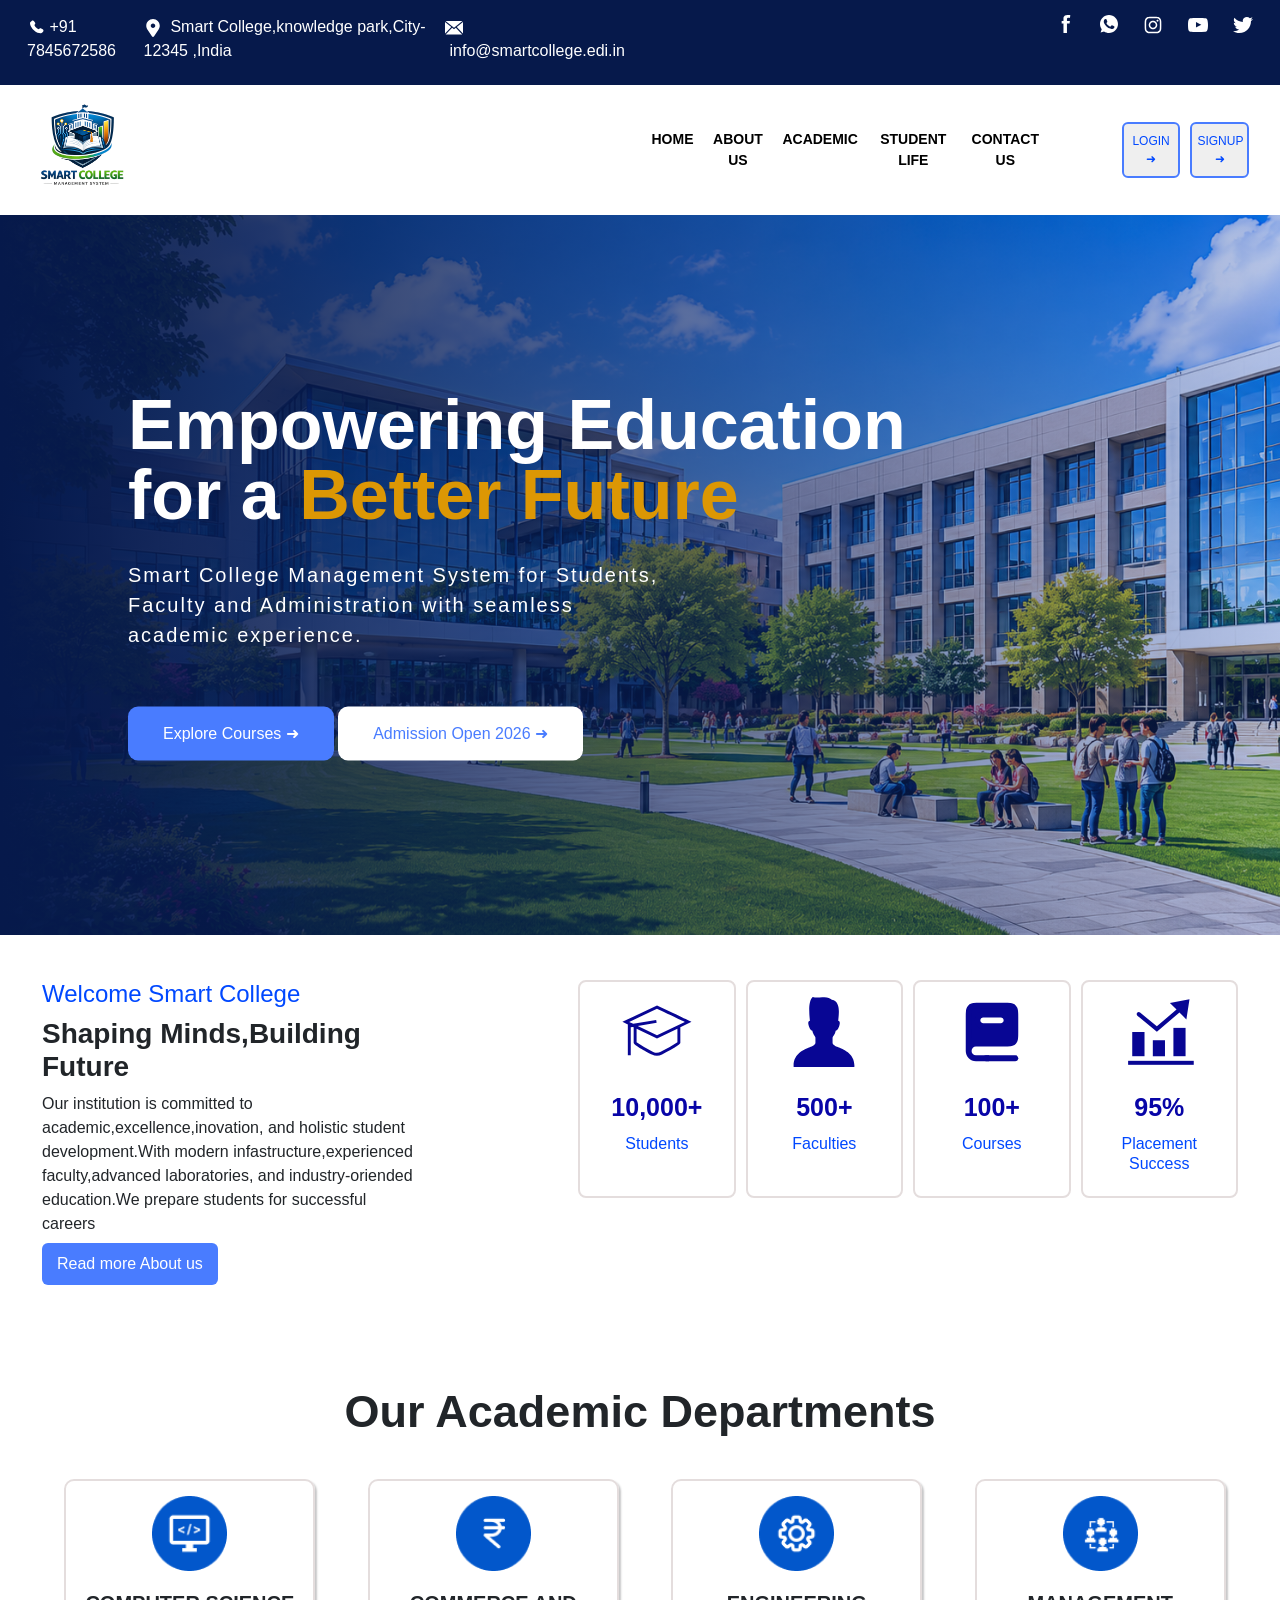
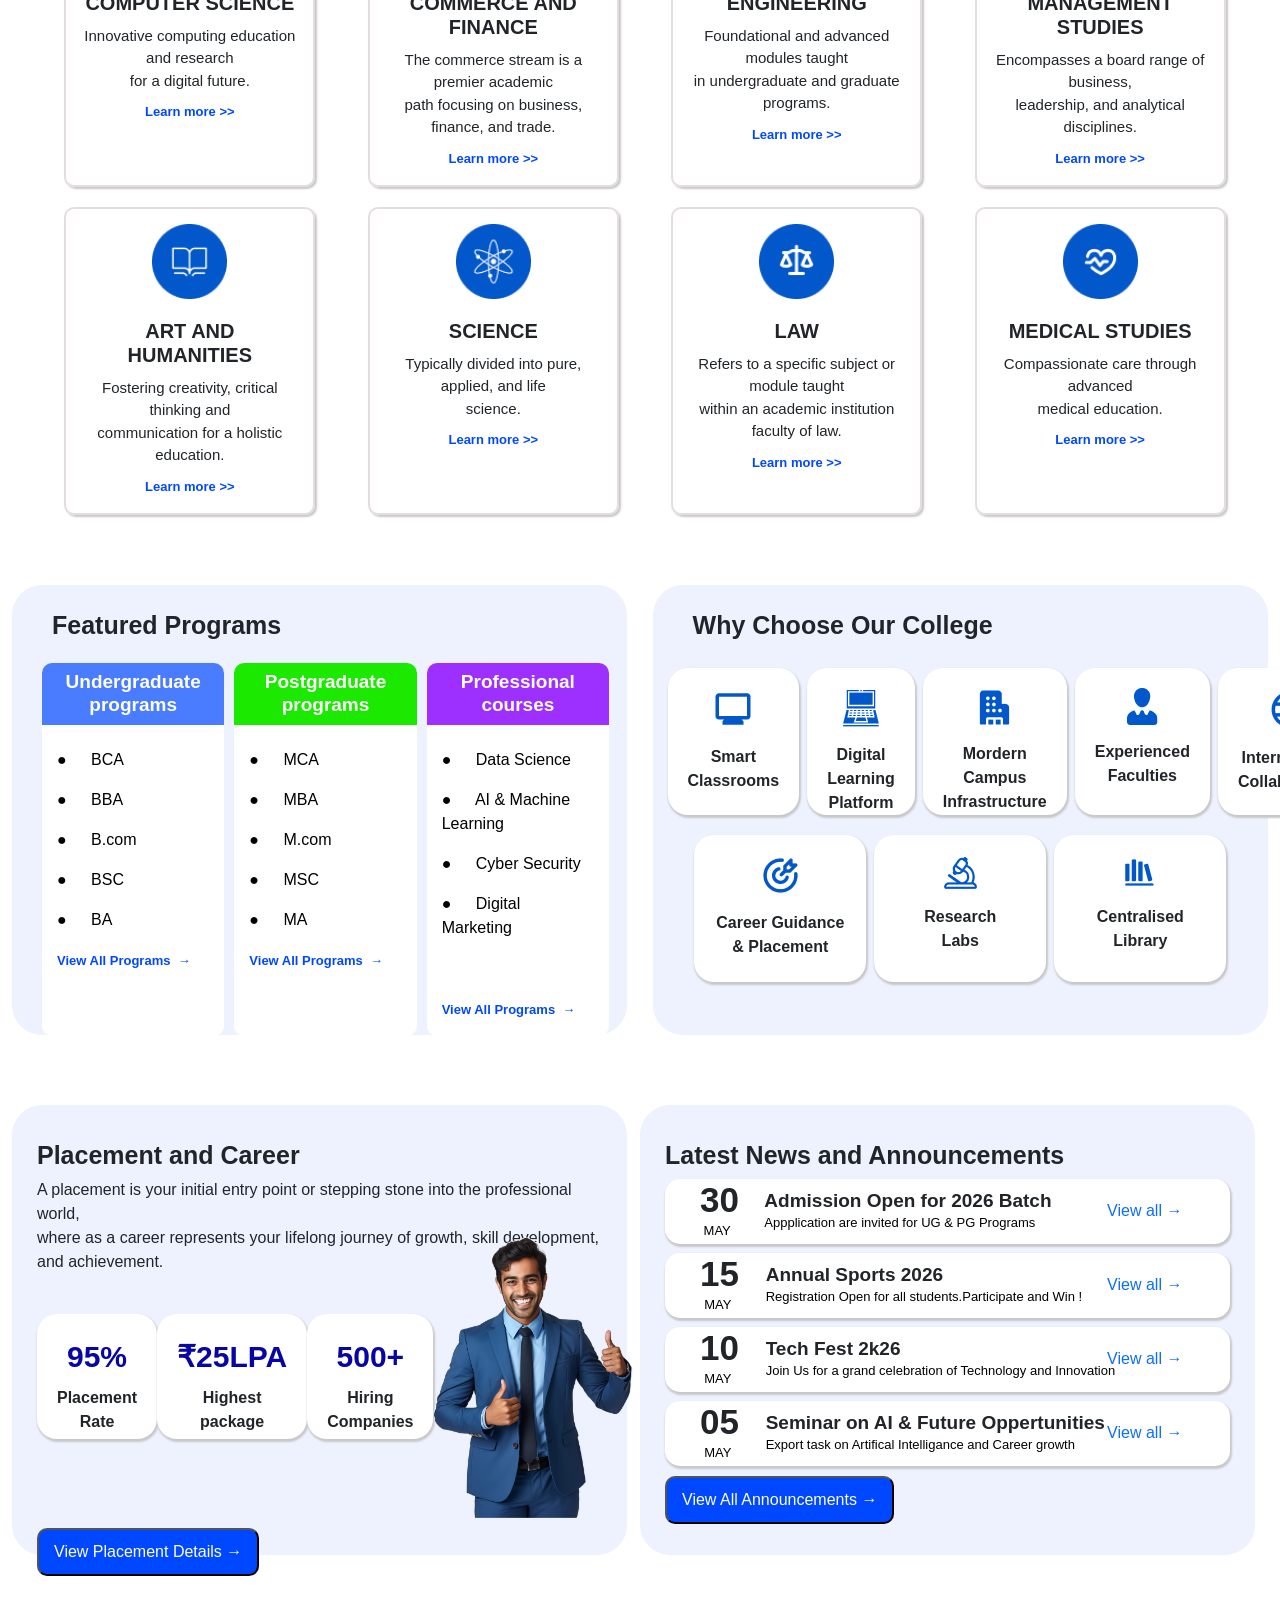
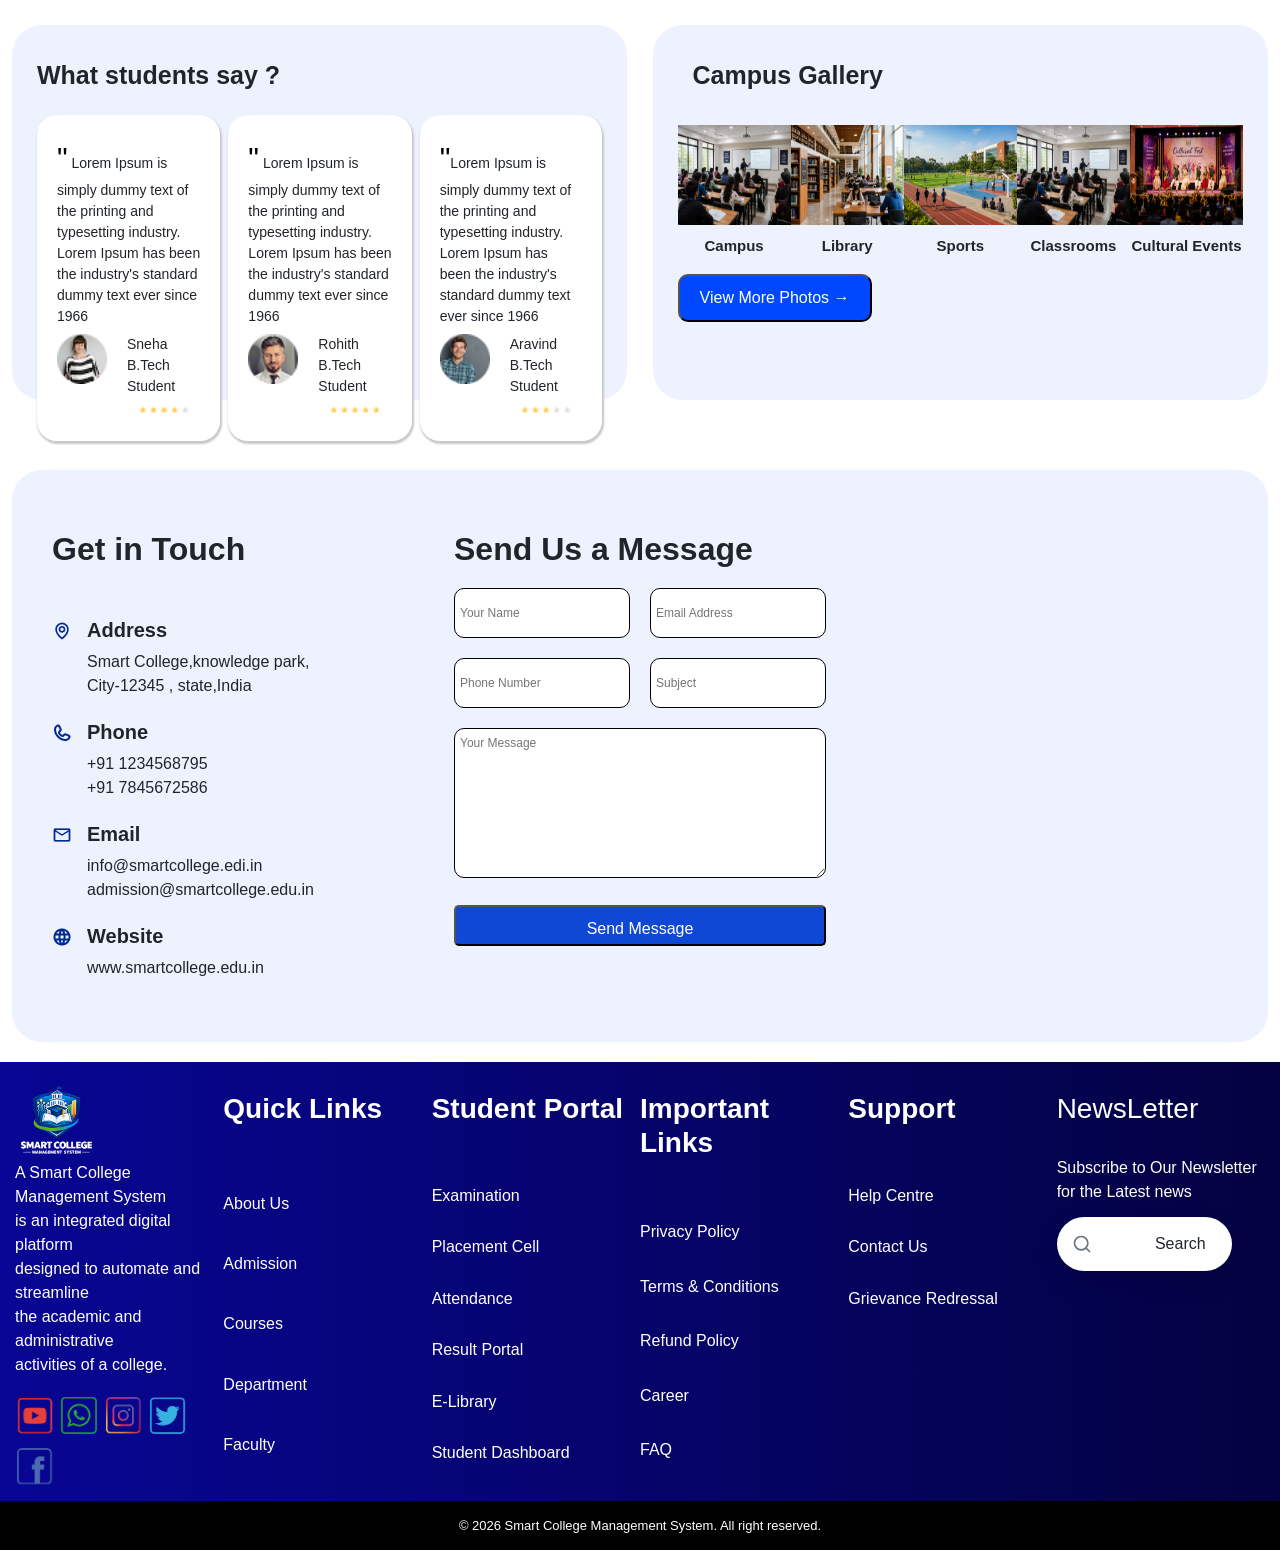
<file: index.html>
<!DOCTYPE html>
<html lang="en">
<head>
    <meta charset="UTF-8">
    <meta name="viewport" content="width=device-width, initial-scale=1.0">
    <title>Document</title>
    <link rel="stylesheet" href="assets/CSS/index.css">
    <link rel="stylesheet" href="assets/CSS/bootstrap/bootstrap.min(css).css">
</head>
<body>
    <div class="container-fluid top_header">
        <div class="col-12" style="padding: 0;">
        <div class="col-6 contact d-flex justify-content-evenly"> 
            <div class="cnt">
         
<p><span><svg viewBox="0 0 24 24" fill="none" width="18px" height="18px" xmlns="http://www.w3.org/2000/svg"><g id="SVGRepo_bgCarrier" stroke-width="0"></g><g id="SVGRepo_tracerCarrier" stroke-linecap="round" stroke-linejoin="round"></g><g id="SVGRepo_iconCarrier"> <path d="M16.5562 12.9062L16.1007 13.359C16.1007 13.359 15.0181 14.4355 12.0631 11.4972C9.10812 8.55901 10.1907 7.48257 10.1907 7.48257L10.4775 7.19738C11.1841 6.49484 11.2507 5.36691 10.6342 4.54348L9.37326 2.85908C8.61028 1.83992 7.13596 1.70529 6.26145 2.57483L4.69185 4.13552C4.25823 4.56668 3.96765 5.12559 4.00289 5.74561C4.09304 7.33182 4.81071 10.7447 8.81536 14.7266C13.0621 18.9492 17.0468 19.117 18.6763 18.9651C19.1917 18.9171 19.6399 18.6546 20.0011 18.2954L21.4217 16.883C22.3806 15.9295 22.1102 14.2949 20.8833 13.628L18.9728 12.5894C18.1672 12.1515 17.1858 12.2801 16.5562 12.9062Z" fill="#ffffff"></path> </g></svg></span>&nbsp;+91 7845672586</p>
</div>
<div class="cnt">
    
    <p><span><svg version="1.0" id="Layer_1" xmlns="http://www.w3.org/2000/svg" xmlns:xlink="http://www.w3.org/1999/xlink" viewBox="0 0 64 64" width="18px" height="18px" enable-background="new 0 0 64 64" xml:space="preserve" fill="#000000"><g id="SVGRepo_bgCarrier" stroke-width="0"></g><g id="SVGRepo_tracerCarrier" stroke-linecap="round" stroke-linejoin="round"></g><g id="SVGRepo_iconCarrier"> <path fill="#ffffff" d="M32,0C18.746,0,8,10.746,8,24c0,5.219,1.711,10.008,4.555,13.93c0.051,0.094,0.059,0.199,0.117,0.289l16,24 C29.414,63.332,30.664,64,32,64s2.586-0.668,3.328-1.781l16-24c0.059-0.09,0.066-0.195,0.117-0.289C54.289,34.008,56,29.219,56,24 C56,10.746,45.254,0,32,0z M32,32c-4.418,0-8-3.582-8-8s3.582-8,8-8s8,3.582,8,8S36.418,32,32,32z"></path> </g></svg></span>&nbsp;&nbsp;Smart College,knowledge park,City-12345 ,India</p>
</div>
<div class="cnt">
    <p><span><svg viewBox="0 -3.5 32 32" width="18px" height="18px" version="1.1" xmlns="http://www.w3.org/2000/svg" xmlns:xlink="http://www.w3.org/1999/xlink" xmlns:sketch="http://www.bohemiancoding.com/sketch/ns" fill="#000000"><g id="SVGRepo_bgCarrier" stroke-width="0"></g><g id="SVGRepo_tracerCarrier" stroke-linecap="round" stroke-linejoin="round"></g><g id="SVGRepo_iconCarrier"> <title>mail</title> <desc>Created with Sketch Beta.</desc> <defs> </defs> <g id="Page-1" stroke="none" stroke-width="1" fill="none" fill-rule="evenodd" sketch:type="MSPage"> <g id="Icon-Set-Filled" sketch:type="MSLayerGroup" transform="translate(-414.000000, -261.000000)" fill="#ffffff"> <path d="M430,275.916 L426.684,273.167 L415.115,285.01 L444.591,285.01 L433.235,273.147 L430,275.916 L430,275.916 Z M434.89,271.89 L445.892,283.329 C445.955,283.107 446,282.877 446,282.634 L446,262.862 L434.89,271.89 L434.89,271.89 Z M414,262.816 L414,282.634 C414,282.877 414.045,283.107 414.108,283.329 L425.147,271.927 L414,262.816 L414,262.816 Z M445,261 L415,261 L430,273.019 L445,261 L445,261 Z" id="mail" sketch:type="MSShapeGroup"> </path> </g> </g> </g></svg></span>&nbsp;info@smartcollege.edi.in</p>
</div>
        </div>
        <div class="col-6 social">
            <svg fill="#ffffff" width="18px" height="18px"  version="1.1" xmlns="http://www.w3.org/2000/svg" xmlns:xlink="http://www.w3.org/1999/xlink" viewBox="0 0 512 512" xml:space="preserve" stroke="#ffffff"><g id="SVGRepo_bgCarrier" stroke-width="0"></g><g id="SVGRepo_tracerCarrier" stroke-linecap="round" stroke-linejoin="round"></g><g id="SVGRepo_iconCarrier"> <g id="7935ec95c421cee6d86eb22ecd11b7e3"> <path style="display: inline;" d="M283.122,122.174c0,5.24,0,22.319,0,46.583h83.424l-9.045,74.367h-74.379 c0,114.688,0,268.375,0,268.375h-98.726c0,0,0-151.653,0-268.375h-51.443v-74.367h51.443c0-29.492,0-50.463,0-56.302 c0-27.82-2.096-41.02,9.725-62.578C205.948,28.32,239.308-0.174,297.007,0.512c57.713,0.711,82.04,6.263,82.04,6.263 l-12.501,79.257c0,0-36.853-9.731-54.942-6.263C293.539,83.238,283.122,94.366,283.122,122.174z"> </path> </g> </g></svg>

            <svg viewBox="0 0 20 20" width="18px" height="18px" version="1.1" xmlns="http://www.w3.org/2000/svg" xmlns:xlink="http://www.w3.org/1999/xlink" fill="#ffffff" stroke="#ffffff"><g id="SVGRepo_bgCarrier" stroke-width="0"></g><g id="SVGRepo_tracerCarrier" stroke-linecap="round" stroke-linejoin="round"></g><g id="SVGRepo_iconCarrier"> <title>whatsapp [#128]</title> <desc>Created with Sketch.</desc> <defs> </defs> <g id="Page-1" stroke="none" stroke-width="1" fill="none" fill-rule="evenodd"> <g id="Dribbble-Light-Preview" transform="translate(-300.000000, -7599.000000)" fill="#ffffff"> <g id="icons" transform="translate(56.000000, 160.000000)"> <path d="M259.821,7453.12124 C259.58,7453.80344 258.622,7454.36761 257.858,7454.53266 C257.335,7454.64369 256.653,7454.73172 254.355,7453.77943 C251.774,7452.71011 248.19,7448.90097 248.19,7446.36621 C248.19,7445.07582 248.934,7443.57337 250.235,7443.57337 C250.861,7443.57337 250.999,7443.58538 251.205,7444.07952 C251.446,7444.6617 252.034,7446.09613 252.104,7446.24317 C252.393,7446.84635 251.81,7447.19946 251.387,7447.72462 C251.252,7447.88266 251.099,7448.05372 251.27,7448.3478 C251.44,7448.63589 252.028,7449.59418 252.892,7450.36341 C254.008,7451.35771 254.913,7451.6748 255.237,7451.80984 C255.478,7451.90987 255.766,7451.88687 255.942,7451.69881 C256.165,7451.45774 256.442,7451.05762 256.724,7450.6635 C256.923,7450.38141 257.176,7450.3464 257.441,7450.44643 C257.62,7450.50845 259.895,7451.56477 259.991,7451.73382 C260.062,7451.85686 260.062,7452.43903 259.821,7453.12124 M254.002,7439 L253.997,7439 L253.997,7439 C248.484,7439 244,7443.48535 244,7449 C244,7451.18666 244.705,7453.21526 245.904,7454.86076 L244.658,7458.57687 L248.501,7457.3485 C250.082,7458.39482 251.969,7459 254.002,7459 C259.515,7459 264,7454.51465 264,7449 C264,7443.48535 259.515,7439 254.002,7439" id="whatsapp-[#128]"> </path> </g> </g> </g> </g></svg>

            <svg viewBox="0 0 24 24" fill="none" width="20px" height="20px" xmlns="http://www.w3.org/2000/svg"><g id="SVGRepo_bgCarrier" stroke-width="0"></g><g id="SVGRepo_tracerCarrier" stroke-linecap="round" stroke-linejoin="round"></g><g id="SVGRepo_iconCarrier"> <path fill-rule="evenodd" clip-rule="evenodd" d="M12 2C9.284 2 8.944 2.01133 7.87733 2.06C6.81267 2.10867 6.08533 2.278 5.44933 2.52533C4.78267 2.776 4.178 3.16933 3.678 3.67867C3.16948 4.17809 2.77591 4.78233 2.52467 5.44933C2.27867 6.08533 2.10867 6.81333 2.06 7.878C2.012 8.944 2 9.28333 2 12C2 14.7167 2.01133 15.056 2.06 16.1227C2.10867 17.1873 2.278 17.9147 2.52533 18.5507C2.776 19.2173 3.16933 19.822 3.67867 20.322C4.1781 20.8305 4.78234 21.2241 5.44933 21.4753C6.08533 21.722 6.81267 21.8913 7.87733 21.94C8.944 21.9887 9.284 22 12 22C14.716 22 15.056 21.9887 16.1227 21.94C17.1873 21.8913 17.9147 21.722 18.5507 21.4747C19.2173 21.224 19.822 20.8307 20.322 20.3213C20.8305 19.8219 21.2241 19.2177 21.4753 18.5507C21.722 17.9147 21.8913 17.1873 21.94 16.1227C21.9887 15.056 22 14.716 22 12C22 9.284 21.9887 8.944 21.94 7.87733C21.8913 6.81267 21.722 6.08533 21.4747 5.44933C21.2236 4.78204 20.83 4.17755 20.3213 3.678C19.8219 3.16948 19.2177 2.77591 18.5507 2.52467C17.9147 2.27867 17.1867 2.10867 16.122 2.06C15.056 2.012 14.7167 2 12 2ZM12 3.802C14.67 3.802 14.9867 3.812 16.0413 3.86C17.016 3.90467 17.5453 4.06667 17.898 4.20467C18.3647 4.38533 18.698 4.60267 19.048 4.952C19.398 5.302 19.6147 5.63533 19.7953 6.102C19.9327 6.45467 20.0953 6.984 20.14 7.95867C20.188 9.01333 20.198 9.33 20.198 12C20.198 14.67 20.188 14.9867 20.14 16.0413C20.0953 17.016 19.9333 17.5453 19.7953 17.898C19.6353 18.3324 19.3799 18.7253 19.048 19.048C18.7254 19.38 18.3324 19.6354 17.898 19.7953C17.5453 19.9327 17.016 20.0953 16.0413 20.14C14.9867 20.188 14.6707 20.198 12 20.198C9.32933 20.198 9.01333 20.188 7.95867 20.14C6.984 20.0953 6.45467 19.9333 6.102 19.7953C5.66764 19.6353 5.27467 19.3799 4.952 19.048C4.62012 18.7253 4.36475 18.3323 4.20467 17.898C4.06733 17.5453 3.90467 17.016 3.86 16.0413C3.812 14.9867 3.802 14.67 3.802 12C3.802 9.33 3.812 9.01333 3.86 7.95867C3.90467 6.984 4.06667 6.45467 4.20467 6.102C4.38533 5.63533 4.60267 5.302 4.952 4.952C5.27463 4.62003 5.66761 4.36465 6.102 4.20467C6.45467 4.06733 6.984 3.90467 7.95867 3.86C9.01333 3.812 9.33 3.802 12 3.802Z" fill="#ffffff"></path> <path fill-rule="evenodd" clip-rule="evenodd" d="M12 15.3367C11.5618 15.3367 11.128 15.2504 10.7231 15.0827C10.3183 14.915 9.95047 14.6692 9.64064 14.3594C9.3308 14.0495 9.08502 13.6817 8.91734 13.2769C8.74965 12.8721 8.66335 12.4382 8.66335 12C8.66335 11.5618 8.74965 11.1279 8.91734 10.7231C9.08502 10.3183 9.3308 9.95046 9.64064 9.64062C9.95047 9.33078 10.3183 9.08501 10.7231 8.91732C11.128 8.74964 11.5618 8.66333 12 8.66333C12.885 8.66333 13.7336 9.01487 14.3594 9.64062C14.9851 10.2664 15.3367 11.1151 15.3367 12C15.3367 12.8849 14.9851 13.7336 14.3594 14.3594C13.7336 14.9851 12.885 15.3367 12 15.3367ZM12 6.86C10.6368 6.86 9.32942 7.40153 8.36549 8.36547C7.40155 9.32941 6.86002 10.6368 6.86002 12C6.86002 13.3632 7.40155 14.6706 8.36549 15.6345C9.32942 16.5985 10.6368 17.14 12 17.14C13.3632 17.14 14.6706 16.5985 15.6345 15.6345C16.5985 14.6706 17.14 13.3632 17.14 12C17.14 10.6368 16.5985 9.32941 15.6345 8.36547C14.6706 7.40153 13.3632 6.86 12 6.86ZM18.6353 6.76667C18.6353 7.0889 18.5073 7.39794 18.2795 7.6258C18.0516 7.85366 17.7426 7.98167 17.4204 7.98167C17.0981 7.98167 16.7891 7.85366 16.5612 7.6258C16.3334 7.39794 16.2053 7.0889 16.2053 6.76667C16.2053 6.44443 16.3334 6.13539 16.5612 5.90753C16.7891 5.67968 17.0981 5.55167 17.4204 5.55167C17.7426 5.55167 18.0516 5.67968 18.2795 5.90753C18.5073 6.13539 18.6353 6.44443 18.6353 6.76667Z" fill="#ffffff"></path> </g></svg>

            <svg viewBox="0 -3 20 20" width="20px" height="20px" version="1.1" xmlns="http://www.w3.org/2000/svg" xmlns:xlink="http://www.w3.org/1999/xlink" fill="#000000"><g id="SVGRepo_bgCarrier" stroke-width="0"></g><g id="SVGRepo_tracerCarrier" stroke-linecap="round" stroke-linejoin="round"></g><g id="SVGRepo_iconCarrier"> <title>youtube [#168]</title> <desc>Created with Sketch.</desc> <defs> </defs> <g id="Page-1" stroke="none" stroke-width="1" fill="none" fill-rule="evenodd"> <g id="Dribbble-Light-Preview" transform="translate(-300.000000, -7442.000000)" fill="#ffffff"> <g id="icons" transform="translate(56.000000, 160.000000)"> <path d="M251.988432,7291.58588 L251.988432,7285.97425 C253.980638,7286.91168 255.523602,7287.8172 257.348463,7288.79353 C255.843351,7289.62824 253.980638,7290.56468 251.988432,7291.58588 M263.090998,7283.18289 C262.747343,7282.73013 262.161634,7282.37809 261.538073,7282.26141 C259.705243,7281.91336 248.270974,7281.91237 246.439141,7282.26141 C245.939097,7282.35515 245.493839,7282.58153 245.111335,7282.93357 C243.49964,7284.42947 244.004664,7292.45151 244.393145,7293.75096 C244.556505,7294.31342 244.767679,7294.71931 245.033639,7294.98558 C245.376298,7295.33761 245.845463,7295.57995 246.384355,7295.68865 C247.893451,7296.0008 255.668037,7296.17532 261.506198,7295.73552 C262.044094,7295.64178 262.520231,7295.39147 262.895762,7295.02447 C264.385932,7293.53455 264.28433,7285.06174 263.090998,7283.18289" id="youtube-[#168]"> </path> </g> </g> </g> </g></svg>

            <svg viewBox="0 -2 20 20" width="20px" height="20px" version="1.1" xmlns="http://www.w3.org/2000/svg" xmlns:xlink="http://www.w3.org/1999/xlink" fill="#000000"><g id="SVGRepo_bgCarrier" stroke-width="0"></g><g id="SVGRepo_tracerCarrier" stroke-linecap="round" stroke-linejoin="round"></g><g id="SVGRepo_iconCarrier"> <title>twitter [#154]</title> <desc>Created with Sketch.</desc> <defs> </defs> <g id="Page-1" stroke="none" stroke-width="1" fill="none" fill-rule="evenodd"> <g id="Dribbble-Light-Preview" transform="translate(-60.000000, -7521.000000)" fill="#ffffff"> <g id="icons" transform="translate(56.000000, 160.000000)"> <path d="M10.29,7377 C17.837,7377 21.965,7370.84365 21.965,7365.50546 C21.965,7365.33021 21.965,7365.15595 21.953,7364.98267 C22.756,7364.41163 23.449,7363.70276 24,7362.8915 C23.252,7363.21837 22.457,7363.433 21.644,7363.52751 C22.5,7363.02244 23.141,7362.2289 23.448,7361.2926 C22.642,7361.76321 21.761,7362.095 20.842,7362.27321 C19.288,7360.64674 16.689,7360.56798 15.036,7362.09796 C13.971,7363.08447 13.518,7364.55538 13.849,7365.95835 C10.55,7365.79492 7.476,7364.261 5.392,7361.73762 C4.303,7363.58363 4.86,7365.94457 6.663,7367.12996 C6.01,7367.11125 5.371,7366.93797 4.8,7366.62489 L4.8,7366.67608 C4.801,7368.5989 6.178,7370.2549 8.092,7370.63591 C7.488,7370.79836 6.854,7370.82199 6.24,7370.70483 C6.777,7372.35099 8.318,7373.47829 10.073,7373.51078 C8.62,7374.63513 6.825,7375.24554 4.977,7375.24358 C4.651,7375.24259 4.325,7375.22388 4,7375.18549 C5.877,7376.37088 8.06,7377 10.29,7376.99705" id="twitter-[#154]"> </path> </g> </g> </g> </g></svg>
        </div>
        </div>
        <div class="cl"></div>
    </div>

    <div class="container-fluid">
        <div class="header">
            <div class="col-6" style="padding: 0;">
            <img src="assets/IMG/College_logo.png">
            </div>            
       <div class="col-6 row">
        <div class="col-8 menu">
            <a href="#">HOME</a>
            <a href="about.html">ABOUT US</a>
            <a href="#">ACADEMIC</a>
            <a href="#">STUDENT LIFE</a>
            <a href="#">CONTACT US</a>
        </div>
        <div class="col-4 bt2">
            <button class="bt1">LOGIN ➜</button>
            <button class="bt1">SIGNUP ➜</button>
            </div>
    </div>
    </div>
 </div>
    <div class="container-fluid banner">
        <div class="banner_content">
            <h1>Empowering Education <br>for a <span>Better Future</span></h1>
            <p>Smart College Management System for Students,<br>Faculty and Administration with seamless<br>academic experience.</p>
            <button class="bbt1">Explore Courses ➜</button>
            <button class="bbt2">Admission Open 2026 ➜</button>
        </div>
    </div>

    <div class="container-fluid aboutus">
        <div class="col-12 content1">
        <div class="col-4">
            <h4>Welcome Smart College</h4>
            <h3>Shaping Minds,Building Future</h3>
            <p>Our institution is committed to academic,excellence,inovation, and holistic student development.With modern infastructure,experienced faculty,advanced laboratories, and industry-oriended education.We prepare students for successful careers </p>
            <button class="abt">Read more About us</button>
        </div>
        <div class="col-8 boxs">
            <div class="col-3 box">
                <svg viewBox="0 0 24 24" height="70px" width="70px" xmlns="http://www.w3.org/2000/svg" fill="#080694"><g id="SVGRepo_bgCarrier" stroke-width="0"></g><g id="SVGRepo_tracerCarrier" stroke-linecap="round" stroke-linejoin="round"></g><g id="SVGRepo_iconCarrier"><path d="M17.673 5.606a3326.02 3326.02 0 0 1-5.671-2.674L.138 8.524l2.03.98L2 9.531V20h1v-9.626l.72-.124.28.135v5.288c0 .914 5.206 3.533 6.249 4.049a3.89 3.89 0 0 0 3.48-.026C20 16.486 20 15.895 20 15.673v-5.288l3.854-1.857s-3.8-1.801-6.181-2.922zM19 15.504a51.526 51.526 0 0 1-5.726 3.302 2.884 2.884 0 0 1-2.582.02A40.184 40.184 0 0 1 5 15.521v-4.655l7 3.373 7-3.373zm-7-2.373L5.416 9.958l6.469-1.115-.17-.987-7.85 1.354-1.403-.676 9.537-4.495c.825.393 8.523 4.014 9.542 4.494z"></path><path fill="none" d="M0 0h24v24H0z"></path></g></svg>
                <p class="p1">10,000+</p>
                <p class="p2">Students</p>
            </div>
            <div class="col-3 box">
                <svg height="70px" width="70px" version="1.1" id="_x32_" xmlns="http://www.w3.org/2000/svg" xmlns:xlink="http://www.w3.org/1999/xlink" viewBox="0 0 512 512" xml:space="preserve" fill="#000000"><g id="SVGRepo_bgCarrier" stroke-width="0"></g><g id="SVGRepo_tracerCarrier" stroke-linecap="round" stroke-linejoin="round"></g><g id="SVGRepo_iconCarrier"> <style type="text/css"> .st0{fill:#080694;} </style> <g> <path class="st0" d="M359.51,367.614c-19.106-7.148-40.877-18.276-40.877-32.676c0-9.533,0-21.444,0-37.782 c6.996-19.393,17.51-20.781,22.768-50.546c12.254-4.379,19.258-11.384,28.009-42.026c6.574-23.064-3.112-29.254-9.382-30.905 c0.128-1.229,0.256-2.466,0.359-3.917c2.369-34.543,22.425-137.078-47.012-149.332c-18.38-14.296-30.043-20.774-69.437-18.38 C219.001,2.042,200.046,7.547,173.632,0c-35.245,29.565-25.561,126.66-20.63,173.504c-6.199,1.388-16.889,7.148-10.052,31.08 c8.744,30.641,15.748,37.646,28.001,42.026c5.258,29.765,21.252,39.322,22.417,50.546c0,16.338,0,28.248,0,37.782 c0,14.4-23.494,26.55-40.877,32.676C119.058,379.397,25.911,414.275,34.073,512h443.856 C486.09,414.275,392.712,380.035,359.51,367.614z"></path> </g> </g></svg>
                <p class="p1">500+</p>
                <p class="p2">Faculties</p>
            </div>
            <div class="col-3 box">
                <svg viewBox="0 0 24 24" fill="none" height="70px" width="70px" xmlns="http://www.w3.org/2000/svg"><g id="SVGRepo_bgCarrier" stroke-width="0"></g><g id="SVGRepo_tracerCarrier" stroke-linecap="round" stroke-linejoin="round"></g><g id="SVGRepo_iconCarrier"> <path fill-rule="evenodd" clip-rule="evenodd" d="M6.5 16H16C17.8856 16 18.8284 16 19.4142 15.4142C20 14.8284 20 13.8856 20 12V7C20 5.11438 20 4.17157 19.4142 3.58579C18.8284 3 17.8856 3 16 3H8C6.11438 3 5.17157 3 4.58579 3.58579C4 4.17157 4 5.11438 4 7V18.5C4 17.1193 5.11929 16 6.5 16ZM9 6C7.89543 6 7 6.89543 7 8C7 9.10457 7.89543 10 9 10L15 10C16.1046 10 17 9.10457 17 8C17 6.89543 16.1046 6 15 6L9 6Z" fill="#080694"></path> <path d="M19.4142 15.4142L18.7071 14.7071L18.7071 14.7071L19.4142 15.4142ZM19.4142 3.58579L18.7071 4.29289L18.7071 4.29289L19.4142 3.58579ZM9 6V5V6ZM9 10V9V10ZM15 10V11V10ZM15 6V5V6ZM16 15H6.5V17H16V15ZM18.7071 14.7071C18.631 14.7832 18.495 14.8774 18.0613 14.9357C17.5988 14.9979 16.9711 15 16 15V17C16.9145 17 17.701 17.0021 18.3278 16.9179C18.9833 16.8297 19.6117 16.631 20.1213 16.1213L18.7071 14.7071ZM19 12C19 12.9711 18.9979 13.5988 18.9357 14.0613C18.8774 14.495 18.7832 14.631 18.7071 14.7071L20.1213 16.1213C20.631 15.6117 20.8297 14.9833 20.9179 14.3278C21.0021 13.701 21 12.9145 21 12H19ZM19 7V12H21V7H19ZM18.7071 4.29289C18.7832 4.36902 18.8774 4.50496 18.9357 4.9387C18.9979 5.40121 19 6.02892 19 7H21C21 6.08546 21.0021 5.29896 20.9179 4.67221C20.8297 4.01669 20.631 3.38834 20.1213 2.87868L18.7071 4.29289ZM16 4C16.9711 4 17.5988 4.00212 18.0613 4.06431C18.495 4.12262 18.631 4.21677 18.7071 4.29289L20.1213 2.87868C19.6117 2.36902 18.9833 2.17027 18.3278 2.08214C17.701 1.99788 16.9145 2 16 2V4ZM8 4H16V2H8V4ZM5.29289 4.29289C5.36902 4.21677 5.50496 4.12262 5.9387 4.06431C6.40121 4.00212 7.02892 4 8 4V2C7.08546 2 6.29896 1.99788 5.67221 2.08214C5.01669 2.17027 4.38834 2.36902 3.87868 2.87868L5.29289 4.29289ZM5 7C5 6.02892 5.00212 5.40121 5.06431 4.9387C5.12262 4.50496 5.21677 4.36902 5.29289 4.29289L3.87868 2.87868C3.36902 3.38834 3.17027 4.01669 3.08214 4.67221C2.99788 5.29896 3 6.08546 3 7H5ZM5 18.5V7H3V18.5H5ZM6.5 15C4.567 15 3 16.567 3 18.5H5C5 17.6716 5.67157 17 6.5 17V15ZM8 8C8 7.44772 8.44772 7 9 7V5C7.34315 5 6 6.34315 6 8H8ZM9 9C8.44772 9 8 8.55228 8 8H6C6 9.65685 7.34315 11 9 11V9ZM15 9L9 9V11H15V9ZM16 8C16 8.55229 15.5523 9 15 9V11C16.6569 11 18 9.65686 18 8H16ZM15 7C15.5523 7 16 7.44772 16 8H18C18 6.34315 16.6569 5 15 5V7ZM9 7L15 7V5L9 5V7ZM11 20H6.5V22H11V20ZM3 18.5C3 20.433 4.567 22 6.5 22V20C5.67157 20 5 19.3284 5 18.5H3Z" fill="#080694"></path> <path d="M20 21H10" stroke="#080694" stroke-width="2" stroke-linecap="round"></path> </g></svg>
                <p class="p1">100+</p>
                <p class="p2">Courses</p>
            </div>
            <div class="col-3 box">
                <svg viewBox="0 -0.5 17 17" version="1.1" height="70px" width="70px" xmlns="http://www.w3.org/2000/svg" xmlns:xlink="http://www.w3.org/1999/xlink" class="si-glyph si-glyph-chart-column-increase" fill="#000000"><g id="SVGRepo_bgCarrier" stroke-width="0"></g><g id="SVGRepo_tracerCarrier" stroke-linecap="round" stroke-linejoin="round"></g><g id="SVGRepo_iconCarrier"> <title>1233</title> <defs> </defs> <g stroke="none" stroke-width="1" fill="none" fill-rule="evenodd"> <g transform="translate(1.000000, 0.000000)" fill="#080694"> <rect x="0" y="15" width="15.938" height="0.969" class="si-glyph-fill"> </rect> <path d="M14.906,0.065 L10.15,0.94 L11.759,2.549 L6.979,6.606 L2.9,3.274 C2.693,3.092 2.377,3.112 2.195,3.321 C2.012,3.529 2.034,3.844 2.242,4.027 L6.987,7.941 L12.466,3.256 L14.15,4.94 L14.906,0.065 L14.906,0.065 Z" class="si-glyph-fill"> </path> <rect x="11" y="7" width="2.951" height="6.878" class="si-glyph-fill"> </rect> <rect x="1" y="8" width="2.982" height="5.878" class="si-glyph-fill"> </rect> <rect x="6" y="10" width="2.951" height="3.892" class="si-glyph-fill"> </rect> </g> </g> </g></svg>
                <p class="p1">95%</p>
                <p class="p2">Placement Success</p>
            </div>
        </div>
        </div>
        <div class="cl"></div>
    </div>


    <div class="container-fluid department">
        <h1>Our Academic Departments</h1>
        <div>
        <div class="dep1">

            <div class="col-4 dep">
                <img src="assets/IMG/computer.png" alt="">
                <h4>COMPUTER SCIENCE</h4>
                <p>Innovative computing education and research <br>for a digital future.</p>
                <a href="#">Learn more >></a>
            </div>

            <div class="col-4 dep">
                <img src="assets/IMG/comerce_and_finance.png" alt="">
                <h4>COMMERCE AND FINANCE</h4>
                <p>The commerce stream is a premier academic <br>path focusing on business, finance, and trade.</p>
                <a href="#">Learn more >></a>
            </div>

            <div class="col-4 dep">
                <img src="assets/IMG/enginner.png" alt="">
                <h4>ENGINEERING</h4>
                <p>Foundational and advanced modules taught <br>in undergraduate and graduate programs.</p>
                <a href="#">Learn more >></a>
            </div>

            <div class="col-4 dep">
                <img src="assets/IMG/student_manag.png" alt="">
                <h4>MANAGEMENT STUDIES</h4>
                <p>Encompasses a board range of business, <br>leadership, and analytical disciplines.</p>
                <a href="#">Learn more >></a>
            </div>
        </div>

        <div class="dep2">

            <div class="col-4 dep">
                <img src="assets/IMG/art_and_hun.png" alt="">
                <h4>ART AND HUMANITIES</h4>
                <p>Fostering creativity, critical thinking and <br>communication for a holistic education.</p>
                <a href="#">Learn more >></a>
            </div>

            <div class="col-4 dep">
                <img src="assets/IMG/science.png" alt="">
                <h4>SCIENCE</h4>
                <p>Typically divided into pure, applied, and life <br>science.</p>
                <a href="#">Learn more >></a>
            </div>

            <div class="col-4 dep">
                <img src="assets/IMG/law.png" alt="">
                <h4>LAW</h4>
                <p>Refers to a specific subject or module taught <br>within an academic institution faculty of law.</p>
                <a href="#">Learn more >></a>
            </div>
            <div class="col-4 dep">
                <img src="assets/IMG/medical.png" alt="">
                <h4>MEDICAL STUDIES</h4>
                <p>Compassionate care through advanced <br>medical education.</p>
                <a href="#">Learn more >></a>
            </div>
        </div>
        </div>
    </div>
    

    <div class="container-fluid features">
        <div class="col-6 programs">
            <div class="mainhead">
            <h2>Featured Programs</h2>
            </div>
            <div class="col-12 pro_content">
            <div class="col-4 pro pro1">
                <h4>Undergraduate programs</h4>
                <div class="undergraduate">
                    <ol style="padding-left: 0;">
                        <li><span style="padding-right: 20px;color: black;">&#9679;</span> BCA</li>
                    </ol>

                    <ol style="padding-left: 0;">
                        <li><span style="padding-right: 20px;color: black;">&#9679;</span> BBA</li>
                    </ol>

                    <ol style="padding-left: 0;">
                        <li><span style="padding-right: 20px;color: black;">&#9679;</span> B.com</li>
                    </ol>

                    <ol style="padding-left: 0;">
                        <li><span style="padding-right: 20px;color: black;">&#9679;</span> BSC</li>
                    </ol>

                    <ol style="padding-left: 0;">
                        <li><span style="padding-right: 20px;color: black;">&#9679;</span> BA</li>
                    </ol>
                <a href="#">View All Programs &nbsp;→</a>
                </div>
            </div>

            <div class="col-4 pro pro2">
                <h4>Postgraduate programs</h4>
                <div class="Postgraduate">
                    <ol style="padding-left: 0;">
                        <li><span style="padding-right: 20px;color: black;">&#9679;</span> MCA</li>
                    </ol>

                    <ol style="padding-left: 0;">
                        <li><span style="padding-right: 20px;color: black;">&#9679;</span> MBA</li>
                    </ol>

                    <ol style="padding-left: 0;">
                        <li><span style="padding-right: 20px;color: black;">&#9679;</span> M.com</li>
                    </ol>

                    <ol style="padding-left: 0;">
                        <li><span style="padding-right: 20px;color: black;">&#9679;</span> MSC</li>
                    </ol>

                    <ol style="padding-left: 0;">
                        <li><span style="padding-right: 20px;color: black;">&#9679;</span> MA</li>
                    </ol>
                <a href="#">View All Programs &nbsp;→</a>
                </div>
            </div>

            <div class="col-4 pro pro3">
                <h4>Professional courses</h4>
                <div class="Professional">
                    <ol style="padding-left: 0;">
                        <li><span style="padding-right: 20px;color: black;">&#9679;</span> Data Science</li>
                    </ol>

                    <ol style="padding-left: 0;">
                        <li><span style="padding-right: 20px;color: black;">&#9679;</span> AI & Machine Learning</li>
                    </ol>

                    <ol style="padding-left: 0;">
                        <li><span style="padding-right: 20px;color: black;">&#9679;</span> Cyber Security</li>
                    </ol>

                    <ol style="padding-left: 0;">
                        <li><span style="padding-right: 20px;color: black;">&#9679;</span> Digital Marketing</li>
                    </ol>
                <p>&nbsp;</p>
                <a href="#">View All Programs &nbsp;→</a>
                </div>
            </div>
            </div>
        </div>
        <div class="col-6 programs">
            <div class="mainhead">
            <h2>Why Choose Our College</h2>
            </div> 
            <div class="program_icons">
                <div class="college1">
                    <div class="content">
                        <img src="assets/IMG/screen.png" alt="">
                        <p>Smart <br>Classrooms</p>
                    </div>
                    <div class="content">
                        <img src="assets/IMG/laptop.png" alt="">
                        <p>Digital Learning <br>Platform</p>
                    </div>
                    <div class="content">
                        <img src="assets/IMG/building.png" alt="">
                        <p>Mordern Campus <br>Infrastructure</p>
                    </div>
                    <div class="content">
                        <img src="assets/IMG/person.png" alt="">
                        <p>Experienced <br>Faculties</p>
                    </div>
                    <div class="content">
                        <img src="assets/IMG/world.png" alt="">
                        <p>International <br>Collaboration</p>
                    </div>
                </div>
                <div class="college2">
                    <div class="content">
                        <img src="assets/IMG/target.png" alt="">
                        <p>Career Guidance <br>& Placement</p>
                    </div>
                    <div class="content">
                        <img src="assets/IMG/microscope.png" alt="">
                        <p>Research <br>Labs</p>
                    </div>
                    <div class="content">
                        <img src="assets/IMG/books.png" alt="">
                        <p>Centralised <br>Library</p>
                    </div>
                </div>
            </div>
        </div>
    </div>

    <div class="container-fluid details_coll">
        <div class="col-6 placement">
        <div class="detailshead">
            <h2>Placement and Career</h2>
            <p>A placement is your initial entry point or stepping stone into the professional world, <br>where as a career represents your lifelong journey of growth, skill development, and achievement.</p>
        </div>
        <div class="detailscontent">
            <div class="dc">
                <p class="detp1">95%</p>
                <p>Placement Rate</p>
            </div>
            <div class="dc">
                <p class="detp1">₹25LPA</p>
                <p>Highest package</p>
            </div>
            <div class="dc">
                <p class="detp1">500+</p>
                <p>Hiring Companies</p>
            </div>
            <div>
                <img src="assets/IMG/boy.png" alt="">
            </div>
        </div>
        <button>
            View Placement Details →
        </button>
        </div>
        <div class="col-6 news">
            <div class="detailshead">
                <h2>Latest News and Announcements</h2>
            </div>
            <div class="newsdet">
                <div class="date">
                <div class="col-2 month">
                    <h3>30</h3>
                    <p>MAY</p>
                </div>
                <div class="col-12">
                    <h4>Admission Open for 2026 Batch </h4>
                    <p>Appplication are invited for UG & PG Programs</p>
                </div>
                </div>
                <div class="col-3 btn">
                    <a href="#">View all →</a>
                </div>
            </div>

            <div class="newsdet">
                <div class="date">
                <div class="col-2 month">
                    <h3>15</h3>
                    <p>MAY</p>
                </div>
                <div class="col-12">
                    <h4>Annual Sports 2026</h4>
                    <p>Registration Open for all students.Participate and Win !</p>
                </div>
                </div>
                <div class="col-3 btn">
                    <a href="#">View all →</a>
                </div>
            </div>

            <div class="newsdet">
                <div class="date">
                <div class="col-2 month">
                    <h3>10</h3>
                    <p>MAY</p>
                </div>
                <div class="col-12">
                    <h4>Tech Fest 2k26</h4>
                    <p>Join Us for a grand celebration of Technology and Innovation</p>
                </div>
                </div>
                <div class="col-3 btn">
                    <a href="#">View all →</a>
                </div>
            </div>

            <div class="newsdet">
                <div class="date">
                <div class="col-2 month">
                    <h3>05</h3>
                    <p>MAY</p>
                </div>
                <div class="col-12">
                    <h4>Seminar on AI & Future Oppertunities</h4>
                    <p>Export task on Artifical Intelligance and Career growth</p>
                </div>
                </div>
                <div class="col-3 btn">
                    <a href="#">View all →</a>
                </div>
            </div>

            <button>
            View All Announcements →
        </button>
        </div>
        <div class="cl"></div>
    </div>

    <div class="container-fluid campus">
        <div class="col-6 studentsay">
        <div class="heading">
            <h2>What students say ?</h2>
        </div>
        <div class="camcontent">
            <div class="student1">
                
                <p><span>"</span> Lorem Ipsum is simply dummy text of the printing and typesetting industry. Lorem Ipsum has been the industry's standard dummy text ever since 1966</p>
                <div class="student">
                <div>
                    <img src="assets/IMG/student1.png" alt="" style="width:50px;">
                </div>
                <div class="stdetails">
                <p>Sneha</p>
                <p>B.Tech Student</p>
                <img src="assets/IMG/4star.png" alt="" style="width: 50px;">
                </div>
                </div>
            </div>

            <div class="student1">
                <p><span>"</span> Lorem Ipsum is simply dummy text of the printing and typesetting industry. Lorem Ipsum has been the industry's standard dummy text ever since 1966</p>
                <div class="student">
                    <div>
                    <img src="assets/IMG/student2.png" alt="" style="width:50px;">
                </div>
                <div class="stdetails">
                <p>Rohith</p>
                <p>B.Tech Student</p>
                <img src="assets/IMG/5star.png" alt="" style="width: 50px;">
                </div>
                </div>
            </div>

            <div class="student1">
                <p><span>"</span>Lorem Ipsum is simply dummy text of the printing and typesetting industry. Lorem Ipsum has been the industry's standard dummy text ever since 1966</p>
                <div class="student">
                    <div>
                    <img src="assets/IMG/student3.png" alt="" style="width:50px;">
                </div>
                <div class="stdetails">
                <p>Aravind</p>
                <p>B.Tech Student</p>
                <img src="assets/IMG/3star.png" alt="" style="width: 50px;">
                </div>
                </div>
            </div>
            </div>
        </div>
        <div class="col-6 gallery">
            <div class="heading">
                <h2 style="margin-left: 15px;">Campus Gallery</h2>
                </div>
                <div class="images">
                <div>
                    <img src="assets/IMG/classroom.png" alt="">
                    <p>Campus</p>
                </div>
                <div>
                    <img src="assets/IMG/library.png" alt="">
                    <p>Library</p>
                </div>
                <div>
                    <img src="assets/IMG/sports.png" alt="">
                    <p>Sports</p>
                </div>
                <div>
                    <img src="assets/IMG/classroom.png" alt="">
                    <p>Classrooms</p>
                </div>
                <div>
                    <img src="assets/IMG/event.png" alt="">
                    <p>Cultural Events</p>
                </div>
                </div>
                <button>View More Photos →</button>
        </div>
    </div>

    <div class="container-fluid lastbanner">
        <div class="col-12 getintouch">
            <div class="col-4">
                <h2>Get  in Touch</h2>

                <div class="contactlast">
                    <div class="cnl">
                    <div>
                        <img src="assets/IMG/location.png" alt="">
                    </div>
                    <div>
                <h4>Address</h4>
                <p>Smart College,knowledge park, <br>City-12345 , state,India</p>
                </div>
                </div>

                <div class="cnl">
                    <div>
                        <img src="assets/IMG/phone.png" alt="">
                    </div>
                <div>
                <h4>Phone</h4>
                <p>+91 1234568795 <br>+91 7845672586</p>
                </div>
                </div>

                <div class="cnl">
                    <div>
                        <img src="assets/IMG/email.png" alt="">
                    </div>
                <div>
                <h4>Email</h4>
                <p>info@smartcollege.edi.in <br>admission@smartcollege.edu.in</p>
                </div>
                </div>

                <div class="cnl">
                    <div>
                        <img src="assets/IMG/tabler_world.png" alt="">
                    </div>
                <div>
                <h4>Website</h4>
                <p>www.smartcollege.edu.in</p>
                </div>
                </div>
                </div>
            </div>
            <div class="col-4">
                <h2>Send Us a Message</h2>
                         <div class="col row"
                        style="justify-content:center;gap:20px;flex-direction: column;align-items: center; margin-top: 20px;">

                        <div class="col row" style="gap:20px;">
                            <div class="col" style="padding:0px;"><input type="text" name="full_name" id="fn_id"
                                    placeholder="Your Name"
                                    style="width: 100%;padding: 15px 5px 15px 5px;background-color:white; border-radius: 10px; font-size: 12px; border:1px solid black;">
                            </div>
                            <div class="col" style="padding:0px;"><input type="email" name="email" id="email_id"
                                    placeholder="Email Address"
                                    style="width: 100%;padding: 15px 5px 15px 5px;border:none;background-color:white; border-radius: 10px; font-size: 12px; border:1px solid black;">
                            </div>
                        </div>

                        <div class="col row" style="gap:20px;">
                            <div class="col" style="padding:0px;"><input type="text" name="full_name" id="fn_id"
                                    placeholder="Phone Number"
                                    style="width: 100%;padding: 15px 5px 15px 5px;border:none;background-color:white; border-radius: 10px; font-size: 12px; border:1px solid black;">
                            </div>
                            <div class="col" style="padding:0px;"><input type="email" name="email" id="email_id"
                                    placeholder="Subject"
                                    style="width: 100%;padding: 15px 5px 15px 5px;border:none;background-color:white; border-radius: 10px; font-size: 12px; border:1px solid black;">
                            </div>
                        </div>

                        <div class="col">
                            <textarea name="message" id="msg_id"
                                style="width:100%;height:150px;padding:5px;border:none;background-color:white; border-radius: 10px; font-size: 12px; border:1px solid black;"
                                placeholder="Your Message"></textarea>
                        </div>

                        <div class="col">
                            <button
                                style="background-color: #1048D6;color: white;padding:10px 15px 3px 15px;border-radius: 5px;width: 100%;">Send Message</button>
                        </div>

                    </div>
            </div>
            <div class="col-4">
                <iframe src="https://www.google.com/maps/embed?pb=!1m18!1m12!1m3!1d3922.7953432070253!2d76.21646097583655!3d10.516779463927708!2m3!1f0!2f0!3f0!3m2!1i1024!2i768!4f13.1!3m3!1m2!1s0x3ba7ee415e45a0a9%3A0x1dc0d8b92cd2041d!2sSmart%20Media%20College!5e0!3m2!1sen!2sin!4v1786943812650!5m2!1sen!2sin" width="450" height="350" style="border:0; float: right; margin-top: 75px;" allowfullscreen="" loading="lazy" referrerpolicy="strict-origin-when-cross-origin"></iframe>
            </div>
        </div>
        <div class="cl"></div>
    </div>


    <footer>
        <div>
            <div class="col-12 mainfooter">
        <div class="col footer">
            <img src="assets/IMG/footer_logo.png" alt="">
            <p>A Smart College Management System <br>is an integrated digital platform <br>designed to automate and streamline <br>the academic and administrative <br>activities of a college.</p>
            <img src="assets/IMG/youtube.png" alt="" style="width: 40px; padding-top: 12px;">
            <img src="assets/IMG/whatsapp.png" alt="" style="width: 40px; padding-top: 12px;">
            <img src="assets/IMG/instagram.png" alt="" style="width: 40px; padding-top: 12px;">
            <img src="assets/IMG/twitter.png" alt="" style="width: 40px; padding-top: 12px;">
            <img src="assets/IMG/facebook.png" alt="" style="width: 40px; padding-top: 12px;">
        </div>
        <div class="col links">
            <h3>Quick Links</h3>
            <a href="">About Us</a>
            <a href="">Admission</a>
            <a href="">Courses</a>
            <a href="">Department</a>
            <a href="">Faculty</a>
        </div>
         <div class="col links">
            <h3>Student Portal</h3>
            <a href="">Examination</a>
            <a href="">Placement Cell</a>
            <a href="">Attendance</a>
            <a href="">Result Portal</a>
            <a href="">E-Library</a>
            <a href="">Student Dashboard</a>
        </div>
        <div class="col links">
            <h3>Important Links</h3>
            <a href="">Privacy Policy</a>
            <a href="">Terms & Conditions</a>
            <a href="">Refund Policy</a>
            <a href="">Career</a>
            <a href="">FAQ</a>
        </div>
        <div class="col links">
            <h3>Support</h3>
            <a href="">Help Centre</a>
            <a href="">Contact Us</a>
            <a href="">Grievance Redressal</a>
            <a href="">&nbsp;</a>
            <a href="">&nbsp;</a>
            <a href="">&nbsp;</a>
        </div>
        
        <div class="col newsletter">
            <h3>NewsLetter</h3>
            <p style="margin-bottom: 13px !important;">Subscribe to Our Newsletter for the Latest news</p>
            <div class="search-container position-relative">
                    <form class="d-flex align-items-center">
                        <svg xmlns="http://www.w3.org/2000/svg" width="20" height="20" viewBox="0 0 24 24" fill="none"
                            stroke="currentColor" stroke-width="2" stroke-linecap="round" stroke-linejoin="round"
                            class="search-icon feather feather-search">
                            <circle cx="11" cy="11" r="8"></circle>
                            <line x1="21" y1="21" x2="16.65" y2="16.65"></line>
                        </svg>
                        <input class="form-control search-input ps-5" type="search"
                               placeholder="Search anything..." aria-label="Search">
                        <button class="btn btn-search ms-2" type="submit">Search</button>
                    </form>
                </div>
        </div>
        </div>
        </div>
        <div class="cl"></div>
    </footer>
     <div class="last">
            <p style="margin-bottom: 0 !important;">© 2026 Smart College Management System. All right reserved.</p>
        </div>
            <div id="footer"></div>
           
    <script src="script.js"></script>
</body>
</html>
</file>
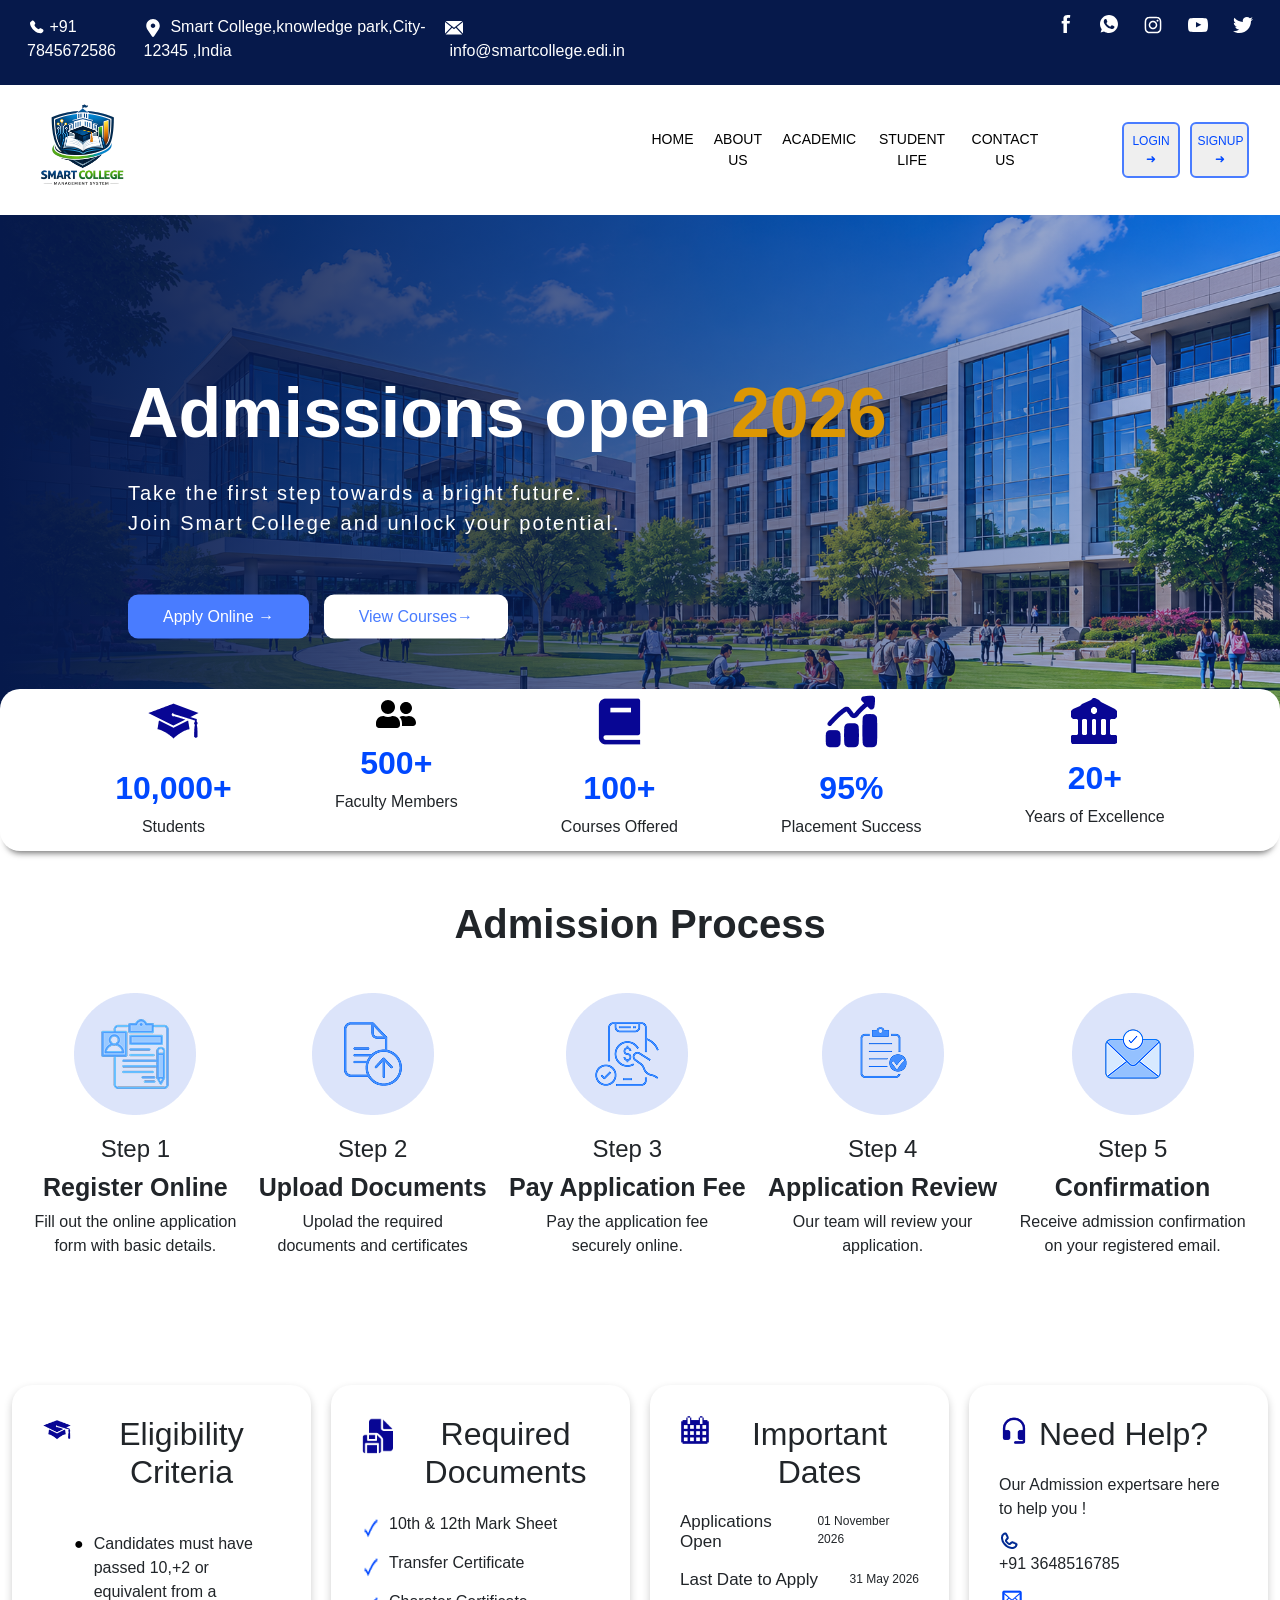
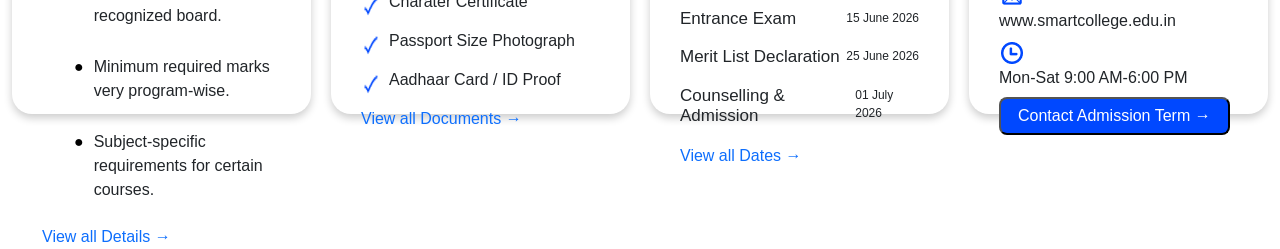
<file: admission.html>
<!DOCTYPE html>
<html lang="en">
<head>
    <meta charset="UTF-8">
    <meta name="viewport" content="width=device-width, initial-scale=1.0">
    <title>Document</title>
    <link rel="stylesheet" href="assets/CSS/admission.css">
    <link rel="stylesheet" href="assets/CSS/bootstrap/bootstrap.min(css).css">
</head>
<body>
          <div class="container-fluid top_header">
        <div class="col-12" style="padding: 0;">
        <div class="col-6 contact d-flex justify-content-evenly"> 
            <div class="cnt">
         
<p><span><svg viewBox="0 0 24 24" fill="none" width="18px" height="18px" xmlns="http://www.w3.org/2000/svg"><g id="SVGRepo_bgCarrier" stroke-width="0"></g><g id="SVGRepo_tracerCarrier" stroke-linecap="round" stroke-linejoin="round"></g><g id="SVGRepo_iconCarrier"> <path d="M16.5562 12.9062L16.1007 13.359C16.1007 13.359 15.0181 14.4355 12.0631 11.4972C9.10812 8.55901 10.1907 7.48257 10.1907 7.48257L10.4775 7.19738C11.1841 6.49484 11.2507 5.36691 10.6342 4.54348L9.37326 2.85908C8.61028 1.83992 7.13596 1.70529 6.26145 2.57483L4.69185 4.13552C4.25823 4.56668 3.96765 5.12559 4.00289 5.74561C4.09304 7.33182 4.81071 10.7447 8.81536 14.7266C13.0621 18.9492 17.0468 19.117 18.6763 18.9651C19.1917 18.9171 19.6399 18.6546 20.0011 18.2954L21.4217 16.883C22.3806 15.9295 22.1102 14.2949 20.8833 13.628L18.9728 12.5894C18.1672 12.1515 17.1858 12.2801 16.5562 12.9062Z" fill="#ffffff"></path> </g></svg></span>&nbsp;+91 7845672586</p>
</div>
<div class="cnt">
    
    <p><span><svg version="1.0" id="Layer_1" xmlns="http://www.w3.org/2000/svg" xmlns:xlink="http://www.w3.org/1999/xlink" viewBox="0 0 64 64" width="18px" height="18px" enable-background="new 0 0 64 64" xml:space="preserve" fill="#000000"><g id="SVGRepo_bgCarrier" stroke-width="0"></g><g id="SVGRepo_tracerCarrier" stroke-linecap="round" stroke-linejoin="round"></g><g id="SVGRepo_iconCarrier"> <path fill="#ffffff" d="M32,0C18.746,0,8,10.746,8,24c0,5.219,1.711,10.008,4.555,13.93c0.051,0.094,0.059,0.199,0.117,0.289l16,24 C29.414,63.332,30.664,64,32,64s2.586-0.668,3.328-1.781l16-24c0.059-0.09,0.066-0.195,0.117-0.289C54.289,34.008,56,29.219,56,24 C56,10.746,45.254,0,32,0z M32,32c-4.418,0-8-3.582-8-8s3.582-8,8-8s8,3.582,8,8S36.418,32,32,32z"></path> </g></svg></span>&nbsp;&nbsp;Smart College,knowledge park,City-12345 ,India</p>
</div>
<div class="cnt">
    <p><span><svg viewBox="0 -3.5 32 32" width="18px" height="18px" version="1.1" xmlns="http://www.w3.org/2000/svg" xmlns:xlink="http://www.w3.org/1999/xlink" xmlns:sketch="http://www.bohemiancoding.com/sketch/ns" fill="#000000"><g id="SVGRepo_bgCarrier" stroke-width="0"></g><g id="SVGRepo_tracerCarrier" stroke-linecap="round" stroke-linejoin="round"></g><g id="SVGRepo_iconCarrier"> <title>mail</title> <desc>Created with Sketch Beta.</desc> <defs> </defs> <g id="Page-1" stroke="none" stroke-width="1" fill="none" fill-rule="evenodd" sketch:type="MSPage"> <g id="Icon-Set-Filled" sketch:type="MSLayerGroup" transform="translate(-414.000000, -261.000000)" fill="#ffffff"> <path d="M430,275.916 L426.684,273.167 L415.115,285.01 L444.591,285.01 L433.235,273.147 L430,275.916 L430,275.916 Z M434.89,271.89 L445.892,283.329 C445.955,283.107 446,282.877 446,282.634 L446,262.862 L434.89,271.89 L434.89,271.89 Z M414,262.816 L414,282.634 C414,282.877 414.045,283.107 414.108,283.329 L425.147,271.927 L414,262.816 L414,262.816 Z M445,261 L415,261 L430,273.019 L445,261 L445,261 Z" id="mail" sketch:type="MSShapeGroup"> </path> </g> </g> </g></svg></span>&nbsp;info@smartcollege.edi.in</p>
</div>
        </div>
        <div class="col-6 social">
            <svg fill="#ffffff" width="18px" height="18px"  version="1.1" xmlns="http://www.w3.org/2000/svg" xmlns:xlink="http://www.w3.org/1999/xlink" viewBox="0 0 512 512" xml:space="preserve" stroke="#ffffff"><g id="SVGRepo_bgCarrier" stroke-width="0"></g><g id="SVGRepo_tracerCarrier" stroke-linecap="round" stroke-linejoin="round"></g><g id="SVGRepo_iconCarrier"> <g id="7935ec95c421cee6d86eb22ecd11b7e3"> <path style="display: inline;" d="M283.122,122.174c0,5.24,0,22.319,0,46.583h83.424l-9.045,74.367h-74.379 c0,114.688,0,268.375,0,268.375h-98.726c0,0,0-151.653,0-268.375h-51.443v-74.367h51.443c0-29.492,0-50.463,0-56.302 c0-27.82-2.096-41.02,9.725-62.578C205.948,28.32,239.308-0.174,297.007,0.512c57.713,0.711,82.04,6.263,82.04,6.263 l-12.501,79.257c0,0-36.853-9.731-54.942-6.263C293.539,83.238,283.122,94.366,283.122,122.174z"> </path> </g> </g></svg>

            <svg viewBox="0 0 20 20" width="18px" height="18px" version="1.1" xmlns="http://www.w3.org/2000/svg" xmlns:xlink="http://www.w3.org/1999/xlink" fill="#ffffff" stroke="#ffffff"><g id="SVGRepo_bgCarrier" stroke-width="0"></g><g id="SVGRepo_tracerCarrier" stroke-linecap="round" stroke-linejoin="round"></g><g id="SVGRepo_iconCarrier"> <title>whatsapp [#128]</title> <desc>Created with Sketch.</desc> <defs> </defs> <g id="Page-1" stroke="none" stroke-width="1" fill="none" fill-rule="evenodd"> <g id="Dribbble-Light-Preview" transform="translate(-300.000000, -7599.000000)" fill="#ffffff"> <g id="icons" transform="translate(56.000000, 160.000000)"> <path d="M259.821,7453.12124 C259.58,7453.80344 258.622,7454.36761 257.858,7454.53266 C257.335,7454.64369 256.653,7454.73172 254.355,7453.77943 C251.774,7452.71011 248.19,7448.90097 248.19,7446.36621 C248.19,7445.07582 248.934,7443.57337 250.235,7443.57337 C250.861,7443.57337 250.999,7443.58538 251.205,7444.07952 C251.446,7444.6617 252.034,7446.09613 252.104,7446.24317 C252.393,7446.84635 251.81,7447.19946 251.387,7447.72462 C251.252,7447.88266 251.099,7448.05372 251.27,7448.3478 C251.44,7448.63589 252.028,7449.59418 252.892,7450.36341 C254.008,7451.35771 254.913,7451.6748 255.237,7451.80984 C255.478,7451.90987 255.766,7451.88687 255.942,7451.69881 C256.165,7451.45774 256.442,7451.05762 256.724,7450.6635 C256.923,7450.38141 257.176,7450.3464 257.441,7450.44643 C257.62,7450.50845 259.895,7451.56477 259.991,7451.73382 C260.062,7451.85686 260.062,7452.43903 259.821,7453.12124 M254.002,7439 L253.997,7439 L253.997,7439 C248.484,7439 244,7443.48535 244,7449 C244,7451.18666 244.705,7453.21526 245.904,7454.86076 L244.658,7458.57687 L248.501,7457.3485 C250.082,7458.39482 251.969,7459 254.002,7459 C259.515,7459 264,7454.51465 264,7449 C264,7443.48535 259.515,7439 254.002,7439" id="whatsapp-[#128]"> </path> </g> </g> </g> </g></svg>

            <svg viewBox="0 0 24 24" fill="none" width="20px" height="20px" xmlns="http://www.w3.org/2000/svg"><g id="SVGRepo_bgCarrier" stroke-width="0"></g><g id="SVGRepo_tracerCarrier" stroke-linecap="round" stroke-linejoin="round"></g><g id="SVGRepo_iconCarrier"> <path fill-rule="evenodd" clip-rule="evenodd" d="M12 2C9.284 2 8.944 2.01133 7.87733 2.06C6.81267 2.10867 6.08533 2.278 5.44933 2.52533C4.78267 2.776 4.178 3.16933 3.678 3.67867C3.16948 4.17809 2.77591 4.78233 2.52467 5.44933C2.27867 6.08533 2.10867 6.81333 2.06 7.878C2.012 8.944 2 9.28333 2 12C2 14.7167 2.01133 15.056 2.06 16.1227C2.10867 17.1873 2.278 17.9147 2.52533 18.5507C2.776 19.2173 3.16933 19.822 3.67867 20.322C4.1781 20.8305 4.78234 21.2241 5.44933 21.4753C6.08533 21.722 6.81267 21.8913 7.87733 21.94C8.944 21.9887 9.284 22 12 22C14.716 22 15.056 21.9887 16.1227 21.94C17.1873 21.8913 17.9147 21.722 18.5507 21.4747C19.2173 21.224 19.822 20.8307 20.322 20.3213C20.8305 19.8219 21.2241 19.2177 21.4753 18.5507C21.722 17.9147 21.8913 17.1873 21.94 16.1227C21.9887 15.056 22 14.716 22 12C22 9.284 21.9887 8.944 21.94 7.87733C21.8913 6.81267 21.722 6.08533 21.4747 5.44933C21.2236 4.78204 20.83 4.17755 20.3213 3.678C19.8219 3.16948 19.2177 2.77591 18.5507 2.52467C17.9147 2.27867 17.1867 2.10867 16.122 2.06C15.056 2.012 14.7167 2 12 2ZM12 3.802C14.67 3.802 14.9867 3.812 16.0413 3.86C17.016 3.90467 17.5453 4.06667 17.898 4.20467C18.3647 4.38533 18.698 4.60267 19.048 4.952C19.398 5.302 19.6147 5.63533 19.7953 6.102C19.9327 6.45467 20.0953 6.984 20.14 7.95867C20.188 9.01333 20.198 9.33 20.198 12C20.198 14.67 20.188 14.9867 20.14 16.0413C20.0953 17.016 19.9333 17.5453 19.7953 17.898C19.6353 18.3324 19.3799 18.7253 19.048 19.048C18.7254 19.38 18.3324 19.6354 17.898 19.7953C17.5453 19.9327 17.016 20.0953 16.0413 20.14C14.9867 20.188 14.6707 20.198 12 20.198C9.32933 20.198 9.01333 20.188 7.95867 20.14C6.984 20.0953 6.45467 19.9333 6.102 19.7953C5.66764 19.6353 5.27467 19.3799 4.952 19.048C4.62012 18.7253 4.36475 18.3323 4.20467 17.898C4.06733 17.5453 3.90467 17.016 3.86 16.0413C3.812 14.9867 3.802 14.67 3.802 12C3.802 9.33 3.812 9.01333 3.86 7.95867C3.90467 6.984 4.06667 6.45467 4.20467 6.102C4.38533 5.63533 4.60267 5.302 4.952 4.952C5.27463 4.62003 5.66761 4.36465 6.102 4.20467C6.45467 4.06733 6.984 3.90467 7.95867 3.86C9.01333 3.812 9.33 3.802 12 3.802Z" fill="#ffffff"></path> <path fill-rule="evenodd" clip-rule="evenodd" d="M12 15.3367C11.5618 15.3367 11.128 15.2504 10.7231 15.0827C10.3183 14.915 9.95047 14.6692 9.64064 14.3594C9.3308 14.0495 9.08502 13.6817 8.91734 13.2769C8.74965 12.8721 8.66335 12.4382 8.66335 12C8.66335 11.5618 8.74965 11.1279 8.91734 10.7231C9.08502 10.3183 9.3308 9.95046 9.64064 9.64062C9.95047 9.33078 10.3183 9.08501 10.7231 8.91732C11.128 8.74964 11.5618 8.66333 12 8.66333C12.885 8.66333 13.7336 9.01487 14.3594 9.64062C14.9851 10.2664 15.3367 11.1151 15.3367 12C15.3367 12.8849 14.9851 13.7336 14.3594 14.3594C13.7336 14.9851 12.885 15.3367 12 15.3367ZM12 6.86C10.6368 6.86 9.32942 7.40153 8.36549 8.36547C7.40155 9.32941 6.86002 10.6368 6.86002 12C6.86002 13.3632 7.40155 14.6706 8.36549 15.6345C9.32942 16.5985 10.6368 17.14 12 17.14C13.3632 17.14 14.6706 16.5985 15.6345 15.6345C16.5985 14.6706 17.14 13.3632 17.14 12C17.14 10.6368 16.5985 9.32941 15.6345 8.36547C14.6706 7.40153 13.3632 6.86 12 6.86ZM18.6353 6.76667C18.6353 7.0889 18.5073 7.39794 18.2795 7.6258C18.0516 7.85366 17.7426 7.98167 17.4204 7.98167C17.0981 7.98167 16.7891 7.85366 16.5612 7.6258C16.3334 7.39794 16.2053 7.0889 16.2053 6.76667C16.2053 6.44443 16.3334 6.13539 16.5612 5.90753C16.7891 5.67968 17.0981 5.55167 17.4204 5.55167C17.7426 5.55167 18.0516 5.67968 18.2795 5.90753C18.5073 6.13539 18.6353 6.44443 18.6353 6.76667Z" fill="#ffffff"></path> </g></svg>

            <svg viewBox="0 -3 20 20" width="20px" height="20px" version="1.1" xmlns="http://www.w3.org/2000/svg" xmlns:xlink="http://www.w3.org/1999/xlink" fill="#000000"><g id="SVGRepo_bgCarrier" stroke-width="0"></g><g id="SVGRepo_tracerCarrier" stroke-linecap="round" stroke-linejoin="round"></g><g id="SVGRepo_iconCarrier"> <title>youtube [#168]</title> <desc>Created with Sketch.</desc> <defs> </defs> <g id="Page-1" stroke="none" stroke-width="1" fill="none" fill-rule="evenodd"> <g id="Dribbble-Light-Preview" transform="translate(-300.000000, -7442.000000)" fill="#ffffff"> <g id="icons" transform="translate(56.000000, 160.000000)"> <path d="M251.988432,7291.58588 L251.988432,7285.97425 C253.980638,7286.91168 255.523602,7287.8172 257.348463,7288.79353 C255.843351,7289.62824 253.980638,7290.56468 251.988432,7291.58588 M263.090998,7283.18289 C262.747343,7282.73013 262.161634,7282.37809 261.538073,7282.26141 C259.705243,7281.91336 248.270974,7281.91237 246.439141,7282.26141 C245.939097,7282.35515 245.493839,7282.58153 245.111335,7282.93357 C243.49964,7284.42947 244.004664,7292.45151 244.393145,7293.75096 C244.556505,7294.31342 244.767679,7294.71931 245.033639,7294.98558 C245.376298,7295.33761 245.845463,7295.57995 246.384355,7295.68865 C247.893451,7296.0008 255.668037,7296.17532 261.506198,7295.73552 C262.044094,7295.64178 262.520231,7295.39147 262.895762,7295.02447 C264.385932,7293.53455 264.28433,7285.06174 263.090998,7283.18289" id="youtube-[#168]"> </path> </g> </g> </g> </g></svg>

            <svg viewBox="0 -2 20 20" width="20px" height="20px" version="1.1" xmlns="http://www.w3.org/2000/svg" xmlns:xlink="http://www.w3.org/1999/xlink" fill="#000000"><g id="SVGRepo_bgCarrier" stroke-width="0"></g><g id="SVGRepo_tracerCarrier" stroke-linecap="round" stroke-linejoin="round"></g><g id="SVGRepo_iconCarrier"> <title>twitter [#154]</title> <desc>Created with Sketch.</desc> <defs> </defs> <g id="Page-1" stroke="none" stroke-width="1" fill="none" fill-rule="evenodd"> <g id="Dribbble-Light-Preview" transform="translate(-60.000000, -7521.000000)" fill="#ffffff"> <g id="icons" transform="translate(56.000000, 160.000000)"> <path d="M10.29,7377 C17.837,7377 21.965,7370.84365 21.965,7365.50546 C21.965,7365.33021 21.965,7365.15595 21.953,7364.98267 C22.756,7364.41163 23.449,7363.70276 24,7362.8915 C23.252,7363.21837 22.457,7363.433 21.644,7363.52751 C22.5,7363.02244 23.141,7362.2289 23.448,7361.2926 C22.642,7361.76321 21.761,7362.095 20.842,7362.27321 C19.288,7360.64674 16.689,7360.56798 15.036,7362.09796 C13.971,7363.08447 13.518,7364.55538 13.849,7365.95835 C10.55,7365.79492 7.476,7364.261 5.392,7361.73762 C4.303,7363.58363 4.86,7365.94457 6.663,7367.12996 C6.01,7367.11125 5.371,7366.93797 4.8,7366.62489 L4.8,7366.67608 C4.801,7368.5989 6.178,7370.2549 8.092,7370.63591 C7.488,7370.79836 6.854,7370.82199 6.24,7370.70483 C6.777,7372.35099 8.318,7373.47829 10.073,7373.51078 C8.62,7374.63513 6.825,7375.24554 4.977,7375.24358 C4.651,7375.24259 4.325,7375.22388 4,7375.18549 C5.877,7376.37088 8.06,7377 10.29,7376.99705" id="twitter-[#154]"> </path> </g> </g> </g> </g></svg>
        </div>
        </div>
        <div class="cl"></div>
    </div>

    <div class="container-fluid">
        <div class="header">
            <div class="col-6" style="padding: 0;">
            <img src="assets/IMG/College_logo.png">
            </div>            
       <div class="col-6 row">
        <div class="col-8 menu">
            <a href="index.html">HOME</a>
            <a href="about.html">ABOUT US</a>
            <a href="#">ACADEMIC</a>
            <a href="#">STUDENT LIFE</a>
            <a href="#">CONTACT US</a>
        </div>
        <div class="col-4 bt2">
            <button class="bt1">LOGIN ➜</button>
            <button class="bt1">SIGNUP ➜</button>
            </div>
    </div>
    </div>
 </div>
    <div class="container-fluid banner" style="position: relative;">
        <!-- <div class="container-fluid banner"> -->
        <div class="banner_content">
            <h1>Admissions open <span>2026</span></h1>
            <p>Take the first step towards a bright future.<br>Join Smart College and unlock your potential.</p>
            <button class="bbtn1">Apply Online →</button>
            <button class="bbtn2">View Courses→</button>
        </div>
    <!-- </div> -->

    <div class="container icons">
        <div>
            <img src="assets/IMG/graduate.png" alt="" style="margin-bottom: 10px;">
            <h2>10,000+</h2>
            <p>Students</p>
        </div>

        <div>
            <svg xmlns="http://www.w3.org/2000/svg" width="40px" height="40px" viewBox="0 0 640 512"><!--!Font Awesome Free v5.15.4 by @fontawesome - https://fontawesome.com License - https://fontawesome.com/license/free Copyright 2026 Fonticons, Inc.--><path d="M192 256c61.9 0 112-50.1 112-112S253.9 32 192 32 80 82.1 80 144s50.1 112 112 112zm76.8 32h-8.3c-20.8 10-43.9 16-68.5 16s-47.6-6-68.5-16h-8.3C51.6 288 0 339.6 0 403.2V432c0 26.5 21.5 48 48 48h288c26.5 0 48-21.5 48-48v-28.8c0-63.6-51.6-115.2-115.2-115.2zM480 256c53 0 96-43 96-96s-43-96-96-96-96 43-96 96 43 96 96 96zm48 32h-3.8c-13.9 4.8-28.6 8-44.2 8s-30.3-3.2-44.2-8H432c-20.4 0-39.2 5.9-55.7 15.4 24.4 26.3 39.7 61.2 39.7 99.8v38.4c0 2.2-.5 4.3-.6 6.4H592c26.5 0 48-21.5 48-48 0-61.9-50.1-112-112-112z"/></svg>
            <h2>500+</h2>
            <p>Faculty Members</p>
        </div>

        <div>
            <img src="assets/IMG/book.png" alt="" style="margin-bottom: 10px;">
            <h2>100+</h2>
            <p>Courses Offered</p>
        </div>

        <div>
            <img src="assets/IMG/graph-bar.png" alt="" style="margin-bottom: 10px;">
            <h2>95%</h2>
            <p>Placement Success</p>
        </div>

        <div> 
            <svg xmlns="http://www.w3.org/2000/svg" viewBox="0 0 55 55" width="55" height="55" class="__web-inspector-hide-shortcut__">
  <path d="M 4 17 L 4 23 L 6 25 L 10 25 L 11 26 L 11 40 L 10 41 L 5 41 L 4 42 L 4 48 L 5 50 L 48 50 L 50 49 L 50 42 L 49 41 L 44 41 L 43 40 L 43 26 L 44 25 L 48 25 L 50 23 L 50 17 L 48 15 L 34 8 L 32 6 L 28 4 L 26 4 L 24 6 L 15 10 L 13 12 L 6 15 Z M 35 25 L 38 25 L 39 26 L 39 40 L 38 41 L 35 41 L 34 40 L 34 26 Z M 26 25 L 28 25 L 29 26 L 29 40 L 28 41 L 26 41 L 25 40 L 25 26 Z M 16 25 L 19 25 L 20 26 L 20 40 L 19 41 L 16 41 L 15 40 L 15 26 Z M 26 13 L 28 13 L 30 15 L 30 18 L 28 20 L 26 20 L 24 18 L 24 15 Z" fill="#080694" fill-rule="evenodd"/>
</svg>
            <h2>20+</h2>
            <p>Years of Excellence</p>
        </div>
        </div>
        <div class="cl"></div>
    </div>

    <div class="container-fluid" style="margin-top: 100px;text-align: center;">
        <h1 style="font-weight: bold;margin-bottom: 45px;">Admission Process</h1>
        <div class="admission" style="display: flex;justify-content: space-evenly;">
        <div>
            <img src="assets/IMG/step1.png" alt="">
            <h4>Step 1</h4>
            <h2>Register Online</h2>
            <p>Fill out the online application <br>form with basic details.</p>
        </div>

        <div>
            <img src="assets/IMG/step2.png" alt="">
            <h4>Step 2</h4>
            <h2>Upload Documents</h2>
            <p>Upolad the required <br>documents and certificates</p>
        </div>

        <div>
            <img src="assets/IMG/step3.png" alt="">
            <h4>Step 3</h4>
            <h2>Pay Application Fee</h2>
            <p>Pay the application fee <br>securely online.</p>
        </div>

        <div>
            <img src="assets/IMG/step4.png" alt="">
            <h4>Step 4</h4>
            <h2>Application Review</h2>
            <p>Our team will review your <br>application.</p>
        </div>

        <div>
            <img src="assets/IMG/step5.png" alt="">
            <h4>Step 5</h4>
            <h2>Confirmation</h2>
            <p>Receive admission confirmation <br>on your registered email.</p>
        </div>
        </div>
    </div>

    <div class="container-fluid Criteriacon" style="margin-top: 100px;">
        <div class="col Criteria">
            <div class="heading">
                <img src="assets/IMG/graduate.png" alt="">
            <h2>Eligibility Criteria</h2>
            </div>
            <ol>
                <li><span style="color: black;padding-right: 10px;">&#9679;</span><p>Candidates must have passed 10,+2 or equivalent from a recognized board.</p></li>
            </ol>
            <ol>
                <li><span style="color: black;padding-right: 10px;">&#9679;</span><p>Minimum required marks very program-wise.</p></li>
            </ol>
            <ol>
                <li><span style="color: black;padding-right: 10px;">&#9679;</span><p>Subject-specific requirements for certain courses.</p></li>
            </ol>
            <a href="#">View all Details →</a>
        </div>
        <div class="col Criteria">
            <div class="heading">
                <img src="assets/IMG/document.png" alt="" style="width: 40px;height: 40px;">
            <h2>Required Documents</h2>
            </div>

            <div class="icon">
                <img src="assets/IMG/tick.png" alt="">
            <p>10th & 12th Mark Sheet</p>
            </div>

            <div class="icon">
                <img src="assets/IMG/tick.png" alt="">            
            <p>Transfer Certificate</p>
            </div>

            <div class="icon">
                <img src="assets/IMG/tick.png" alt="">
            <p>Charater Certificate</p>
             </div>

            <div class="icon">
                <img src="assets/IMG/tick.png" alt="">            
            <p>Passport Size Photograph</p>
            </div>

            <div class="icon">
                <img src="assets/IMG/tick.png" alt="">          
            <p>Aadhaar Card / ID Proof </p>
            </div>

            <a href="#">View all Documents →</a>
        </div>
        <div class="col Criteria">
            <div class="heading">
                <img src="assets/IMG/calender.png" alt="">
            <h2>Important Dates</h2>
            </div>
            <div class="date">
            <h4>Applications Open</h4>
            <p>01 November 2026</p>
            </div>

            <div class="date">
            <h4>Last Date to Apply</h4>
            <p>31 May 2026</p>
            </div>

            <div class="date">
            <h4>Entrance Exam</h4>
            <p>15 June 2026</p>
            </div>

            <div class="date">
            <h4>Merit List Declaration</h4>
            <p>25 June 2026</p>
            </div>

            <div class="date">
            <h4>Counselling & Admission</h4>
            <p>01 July 2026</p>
            </div>

            <a href="#">View all Dates →</a>
        </div>
        <div class="col Criteria">
            <div class="heading">
                <img src="assets/IMG/headset.png" alt="">
            <h2>Need Help?</h2>
            </div>
            <p>Our Admission expertsare here <br>to help you !</p>
            <div>
                <img src="assets/IMG/phone.png" alt="">
                <p>+91 3648516785</p>
            </div>

            <div>
                <img src="assets/IMG/mail.png" alt="">
                <p>www.smartcollege.edu.in</p>
            </div>

            <div>
                <img src="assets/IMG/clock.png" alt="">
                <p>Mon-Sat 9:00 AM-6:00 PM</p>
            </div>

            <button>Contact Admission Term →</button>
        </div>
    </div>
</body>
</html>
</file>
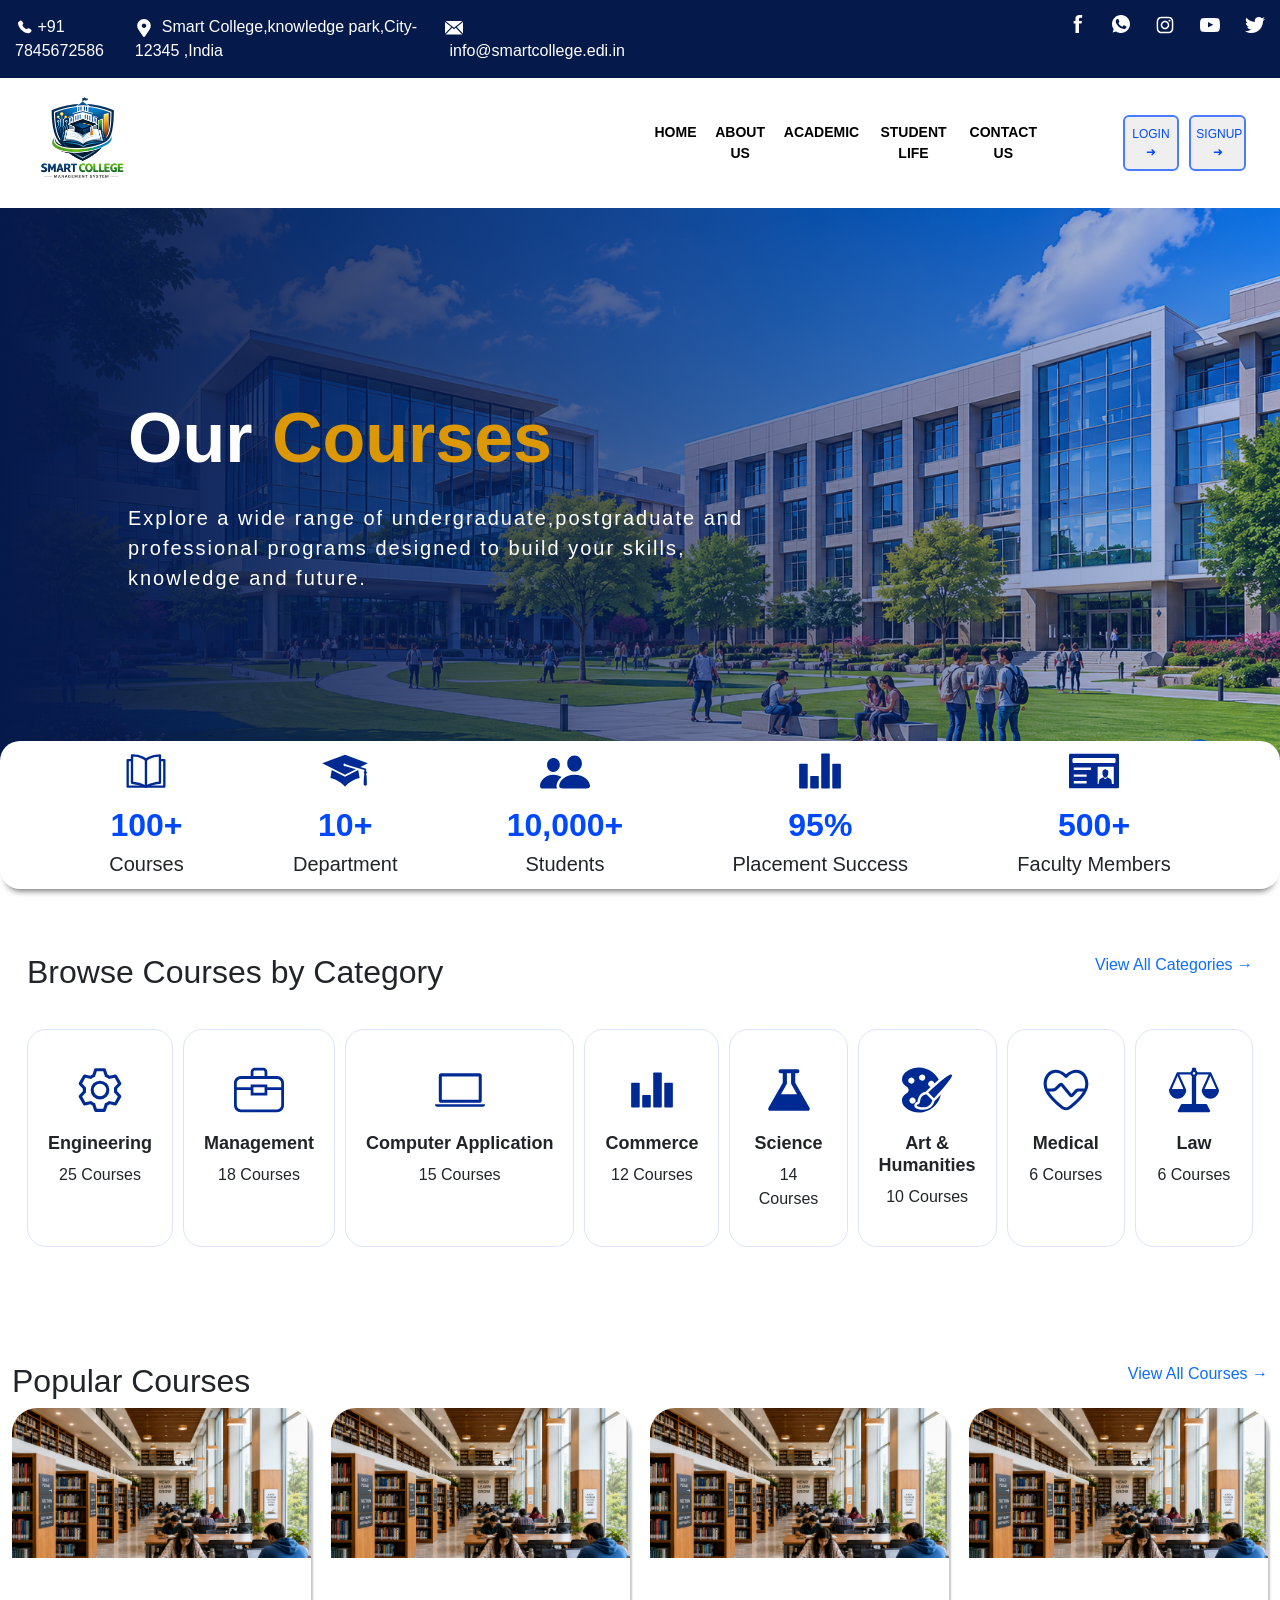
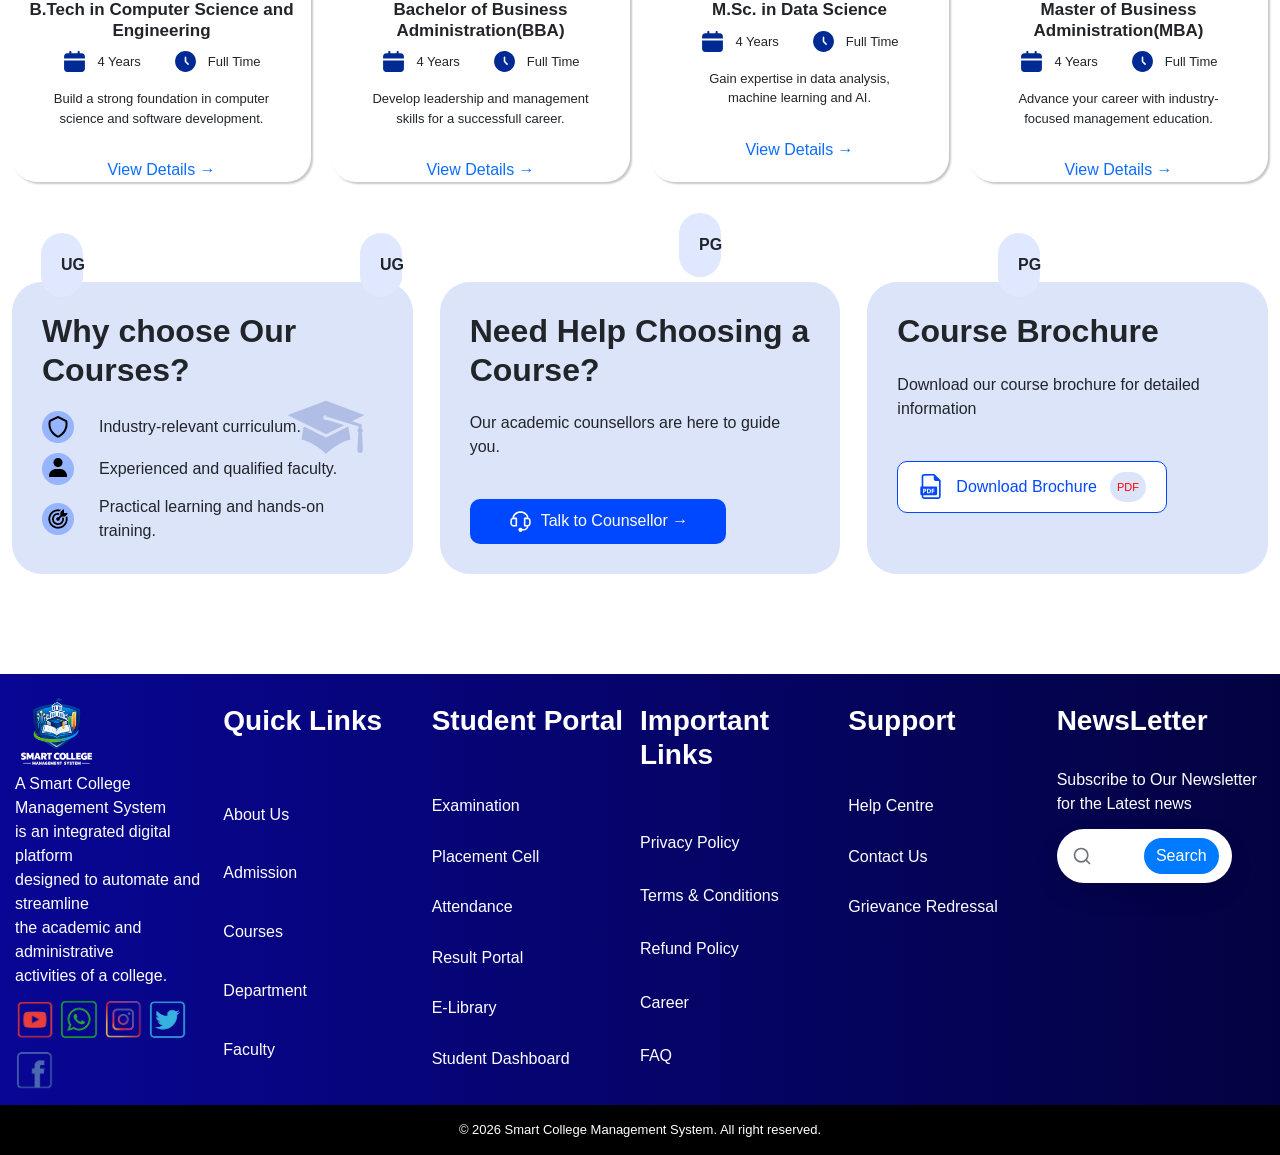
<file: course.html>
<!DOCTYPE html>
<html lang="en">
<head>
    <meta charset="UTF-8">
    <meta name="viewport" content="width=device-width, initial-scale=1.0">
    <title>Document</title>
    <link rel="stylesheet" href="assets/CSS/bootstrap/bootstrap.min(css).css">
    <link rel="stylesheet" href="assets/CSS/course.css">
</head>
<body>
                  <div class="container-fluid top_header">
        <div class="col-12" style="padding: 0;">
        <div class="col-6 contact d-flex justify-content-evenly"> 
            <div class="cnt">
         
<p><span><svg viewBox="0 0 24 24" fill="none" width="18px" height="18px" xmlns="http://www.w3.org/2000/svg"><g id="SVGRepo_bgCarrier" stroke-width="0"></g><g id="SVGRepo_tracerCarrier" stroke-linecap="round" stroke-linejoin="round"></g><g id="SVGRepo_iconCarrier"> <path d="M16.5562 12.9062L16.1007 13.359C16.1007 13.359 15.0181 14.4355 12.0631 11.4972C9.10812 8.55901 10.1907 7.48257 10.1907 7.48257L10.4775 7.19738C11.1841 6.49484 11.2507 5.36691 10.6342 4.54348L9.37326 2.85908C8.61028 1.83992 7.13596 1.70529 6.26145 2.57483L4.69185 4.13552C4.25823 4.56668 3.96765 5.12559 4.00289 5.74561C4.09304 7.33182 4.81071 10.7447 8.81536 14.7266C13.0621 18.9492 17.0468 19.117 18.6763 18.9651C19.1917 18.9171 19.6399 18.6546 20.0011 18.2954L21.4217 16.883C22.3806 15.9295 22.1102 14.2949 20.8833 13.628L18.9728 12.5894C18.1672 12.1515 17.1858 12.2801 16.5562 12.9062Z" fill="#ffffff"></path> </g></svg></span>&nbsp;+91 7845672586</p>
</div>
<div class="cnt">
    
    <p><span><svg version="1.0" id="Layer_1" xmlns="http://www.w3.org/2000/svg" xmlns:xlink="http://www.w3.org/1999/xlink" viewBox="0 0 64 64" width="18px" height="18px" enable-background="new 0 0 64 64" xml:space="preserve" fill="#000000"><g id="SVGRepo_bgCarrier" stroke-width="0"></g><g id="SVGRepo_tracerCarrier" stroke-linecap="round" stroke-linejoin="round"></g><g id="SVGRepo_iconCarrier"> <path fill="#ffffff" d="M32,0C18.746,0,8,10.746,8,24c0,5.219,1.711,10.008,4.555,13.93c0.051,0.094,0.059,0.199,0.117,0.289l16,24 C29.414,63.332,30.664,64,32,64s2.586-0.668,3.328-1.781l16-24c0.059-0.09,0.066-0.195,0.117-0.289C54.289,34.008,56,29.219,56,24 C56,10.746,45.254,0,32,0z M32,32c-4.418,0-8-3.582-8-8s3.582-8,8-8s8,3.582,8,8S36.418,32,32,32z"></path> </g></svg></span>&nbsp;&nbsp;Smart College,knowledge park,City-12345 ,India</p>
</div>
<div class="cnt">
    <p><span><svg viewBox="0 -3.5 32 32" width="18px" height="18px" version="1.1" xmlns="http://www.w3.org/2000/svg" xmlns:xlink="http://www.w3.org/1999/xlink" xmlns:sketch="http://www.bohemiancoding.com/sketch/ns" fill="#000000"><g id="SVGRepo_bgCarrier" stroke-width="0"></g><g id="SVGRepo_tracerCarrier" stroke-linecap="round" stroke-linejoin="round"></g><g id="SVGRepo_iconCarrier"> <title>mail</title> <desc>Created with Sketch Beta.</desc> <defs> </defs> <g id="Page-1" stroke="none" stroke-width="1" fill="none" fill-rule="evenodd" sketch:type="MSPage"> <g id="Icon-Set-Filled" sketch:type="MSLayerGroup" transform="translate(-414.000000, -261.000000)" fill="#ffffff"> <path d="M430,275.916 L426.684,273.167 L415.115,285.01 L444.591,285.01 L433.235,273.147 L430,275.916 L430,275.916 Z M434.89,271.89 L445.892,283.329 C445.955,283.107 446,282.877 446,282.634 L446,262.862 L434.89,271.89 L434.89,271.89 Z M414,262.816 L414,282.634 C414,282.877 414.045,283.107 414.108,283.329 L425.147,271.927 L414,262.816 L414,262.816 Z M445,261 L415,261 L430,273.019 L445,261 L445,261 Z" id="mail" sketch:type="MSShapeGroup"> </path> </g> </g> </g></svg></span>&nbsp;info@smartcollege.edi.in</p>
</div>
        </div>
        <div class="col-6 social">
            <svg fill="#ffffff" width="18px" height="18px"  version="1.1" xmlns="http://www.w3.org/2000/svg" xmlns:xlink="http://www.w3.org/1999/xlink" viewBox="0 0 512 512" xml:space="preserve" stroke="#ffffff"><g id="SVGRepo_bgCarrier" stroke-width="0"></g><g id="SVGRepo_tracerCarrier" stroke-linecap="round" stroke-linejoin="round"></g><g id="SVGRepo_iconCarrier"> <g id="7935ec95c421cee6d86eb22ecd11b7e3"> <path style="display: inline;" d="M283.122,122.174c0,5.24,0,22.319,0,46.583h83.424l-9.045,74.367h-74.379 c0,114.688,0,268.375,0,268.375h-98.726c0,0,0-151.653,0-268.375h-51.443v-74.367h51.443c0-29.492,0-50.463,0-56.302 c0-27.82-2.096-41.02,9.725-62.578C205.948,28.32,239.308-0.174,297.007,0.512c57.713,0.711,82.04,6.263,82.04,6.263 l-12.501,79.257c0,0-36.853-9.731-54.942-6.263C293.539,83.238,283.122,94.366,283.122,122.174z"> </path> </g> </g></svg>

            <svg viewBox="0 0 20 20" width="18px" height="18px" version="1.1" xmlns="http://www.w3.org/2000/svg" xmlns:xlink="http://www.w3.org/1999/xlink" fill="#ffffff" stroke="#ffffff"><g id="SVGRepo_bgCarrier" stroke-width="0"></g><g id="SVGRepo_tracerCarrier" stroke-linecap="round" stroke-linejoin="round"></g><g id="SVGRepo_iconCarrier"> <title>whatsapp [#128]</title> <desc>Created with Sketch.</desc> <defs> </defs> <g id="Page-1" stroke="none" stroke-width="1" fill="none" fill-rule="evenodd"> <g id="Dribbble-Light-Preview" transform="translate(-300.000000, -7599.000000)" fill="#ffffff"> <g id="icons" transform="translate(56.000000, 160.000000)"> <path d="M259.821,7453.12124 C259.58,7453.80344 258.622,7454.36761 257.858,7454.53266 C257.335,7454.64369 256.653,7454.73172 254.355,7453.77943 C251.774,7452.71011 248.19,7448.90097 248.19,7446.36621 C248.19,7445.07582 248.934,7443.57337 250.235,7443.57337 C250.861,7443.57337 250.999,7443.58538 251.205,7444.07952 C251.446,7444.6617 252.034,7446.09613 252.104,7446.24317 C252.393,7446.84635 251.81,7447.19946 251.387,7447.72462 C251.252,7447.88266 251.099,7448.05372 251.27,7448.3478 C251.44,7448.63589 252.028,7449.59418 252.892,7450.36341 C254.008,7451.35771 254.913,7451.6748 255.237,7451.80984 C255.478,7451.90987 255.766,7451.88687 255.942,7451.69881 C256.165,7451.45774 256.442,7451.05762 256.724,7450.6635 C256.923,7450.38141 257.176,7450.3464 257.441,7450.44643 C257.62,7450.50845 259.895,7451.56477 259.991,7451.73382 C260.062,7451.85686 260.062,7452.43903 259.821,7453.12124 M254.002,7439 L253.997,7439 L253.997,7439 C248.484,7439 244,7443.48535 244,7449 C244,7451.18666 244.705,7453.21526 245.904,7454.86076 L244.658,7458.57687 L248.501,7457.3485 C250.082,7458.39482 251.969,7459 254.002,7459 C259.515,7459 264,7454.51465 264,7449 C264,7443.48535 259.515,7439 254.002,7439" id="whatsapp-[#128]"> </path> </g> </g> </g> </g></svg>

            <svg viewBox="0 0 24 24" fill="none" width="20px" height="20px" xmlns="http://www.w3.org/2000/svg"><g id="SVGRepo_bgCarrier" stroke-width="0"></g><g id="SVGRepo_tracerCarrier" stroke-linecap="round" stroke-linejoin="round"></g><g id="SVGRepo_iconCarrier"> <path fill-rule="evenodd" clip-rule="evenodd" d="M12 2C9.284 2 8.944 2.01133 7.87733 2.06C6.81267 2.10867 6.08533 2.278 5.44933 2.52533C4.78267 2.776 4.178 3.16933 3.678 3.67867C3.16948 4.17809 2.77591 4.78233 2.52467 5.44933C2.27867 6.08533 2.10867 6.81333 2.06 7.878C2.012 8.944 2 9.28333 2 12C2 14.7167 2.01133 15.056 2.06 16.1227C2.10867 17.1873 2.278 17.9147 2.52533 18.5507C2.776 19.2173 3.16933 19.822 3.67867 20.322C4.1781 20.8305 4.78234 21.2241 5.44933 21.4753C6.08533 21.722 6.81267 21.8913 7.87733 21.94C8.944 21.9887 9.284 22 12 22C14.716 22 15.056 21.9887 16.1227 21.94C17.1873 21.8913 17.9147 21.722 18.5507 21.4747C19.2173 21.224 19.822 20.8307 20.322 20.3213C20.8305 19.8219 21.2241 19.2177 21.4753 18.5507C21.722 17.9147 21.8913 17.1873 21.94 16.1227C21.9887 15.056 22 14.716 22 12C22 9.284 21.9887 8.944 21.94 7.87733C21.8913 6.81267 21.722 6.08533 21.4747 5.44933C21.2236 4.78204 20.83 4.17755 20.3213 3.678C19.8219 3.16948 19.2177 2.77591 18.5507 2.52467C17.9147 2.27867 17.1867 2.10867 16.122 2.06C15.056 2.012 14.7167 2 12 2ZM12 3.802C14.67 3.802 14.9867 3.812 16.0413 3.86C17.016 3.90467 17.5453 4.06667 17.898 4.20467C18.3647 4.38533 18.698 4.60267 19.048 4.952C19.398 5.302 19.6147 5.63533 19.7953 6.102C19.9327 6.45467 20.0953 6.984 20.14 7.95867C20.188 9.01333 20.198 9.33 20.198 12C20.198 14.67 20.188 14.9867 20.14 16.0413C20.0953 17.016 19.9333 17.5453 19.7953 17.898C19.6353 18.3324 19.3799 18.7253 19.048 19.048C18.7254 19.38 18.3324 19.6354 17.898 19.7953C17.5453 19.9327 17.016 20.0953 16.0413 20.14C14.9867 20.188 14.6707 20.198 12 20.198C9.32933 20.198 9.01333 20.188 7.95867 20.14C6.984 20.0953 6.45467 19.9333 6.102 19.7953C5.66764 19.6353 5.27467 19.3799 4.952 19.048C4.62012 18.7253 4.36475 18.3323 4.20467 17.898C4.06733 17.5453 3.90467 17.016 3.86 16.0413C3.812 14.9867 3.802 14.67 3.802 12C3.802 9.33 3.812 9.01333 3.86 7.95867C3.90467 6.984 4.06667 6.45467 4.20467 6.102C4.38533 5.63533 4.60267 5.302 4.952 4.952C5.27463 4.62003 5.66761 4.36465 6.102 4.20467C6.45467 4.06733 6.984 3.90467 7.95867 3.86C9.01333 3.812 9.33 3.802 12 3.802Z" fill="#ffffff"></path> <path fill-rule="evenodd" clip-rule="evenodd" d="M12 15.3367C11.5618 15.3367 11.128 15.2504 10.7231 15.0827C10.3183 14.915 9.95047 14.6692 9.64064 14.3594C9.3308 14.0495 9.08502 13.6817 8.91734 13.2769C8.74965 12.8721 8.66335 12.4382 8.66335 12C8.66335 11.5618 8.74965 11.1279 8.91734 10.7231C9.08502 10.3183 9.3308 9.95046 9.64064 9.64062C9.95047 9.33078 10.3183 9.08501 10.7231 8.91732C11.128 8.74964 11.5618 8.66333 12 8.66333C12.885 8.66333 13.7336 9.01487 14.3594 9.64062C14.9851 10.2664 15.3367 11.1151 15.3367 12C15.3367 12.8849 14.9851 13.7336 14.3594 14.3594C13.7336 14.9851 12.885 15.3367 12 15.3367ZM12 6.86C10.6368 6.86 9.32942 7.40153 8.36549 8.36547C7.40155 9.32941 6.86002 10.6368 6.86002 12C6.86002 13.3632 7.40155 14.6706 8.36549 15.6345C9.32942 16.5985 10.6368 17.14 12 17.14C13.3632 17.14 14.6706 16.5985 15.6345 15.6345C16.5985 14.6706 17.14 13.3632 17.14 12C17.14 10.6368 16.5985 9.32941 15.6345 8.36547C14.6706 7.40153 13.3632 6.86 12 6.86ZM18.6353 6.76667C18.6353 7.0889 18.5073 7.39794 18.2795 7.6258C18.0516 7.85366 17.7426 7.98167 17.4204 7.98167C17.0981 7.98167 16.7891 7.85366 16.5612 7.6258C16.3334 7.39794 16.2053 7.0889 16.2053 6.76667C16.2053 6.44443 16.3334 6.13539 16.5612 5.90753C16.7891 5.67968 17.0981 5.55167 17.4204 5.55167C17.7426 5.55167 18.0516 5.67968 18.2795 5.90753C18.5073 6.13539 18.6353 6.44443 18.6353 6.76667Z" fill="#ffffff"></path> </g></svg>

            <svg viewBox="0 -3 20 20" width="20px" height="20px" version="1.1" xmlns="http://www.w3.org/2000/svg" xmlns:xlink="http://www.w3.org/1999/xlink" fill="#000000"><g id="SVGRepo_bgCarrier" stroke-width="0"></g><g id="SVGRepo_tracerCarrier" stroke-linecap="round" stroke-linejoin="round"></g><g id="SVGRepo_iconCarrier"> <title>youtube [#168]</title> <desc>Created with Sketch.</desc> <defs> </defs> <g id="Page-1" stroke="none" stroke-width="1" fill="none" fill-rule="evenodd"> <g id="Dribbble-Light-Preview" transform="translate(-300.000000, -7442.000000)" fill="#ffffff"> <g id="icons" transform="translate(56.000000, 160.000000)"> <path d="M251.988432,7291.58588 L251.988432,7285.97425 C253.980638,7286.91168 255.523602,7287.8172 257.348463,7288.79353 C255.843351,7289.62824 253.980638,7290.56468 251.988432,7291.58588 M263.090998,7283.18289 C262.747343,7282.73013 262.161634,7282.37809 261.538073,7282.26141 C259.705243,7281.91336 248.270974,7281.91237 246.439141,7282.26141 C245.939097,7282.35515 245.493839,7282.58153 245.111335,7282.93357 C243.49964,7284.42947 244.004664,7292.45151 244.393145,7293.75096 C244.556505,7294.31342 244.767679,7294.71931 245.033639,7294.98558 C245.376298,7295.33761 245.845463,7295.57995 246.384355,7295.68865 C247.893451,7296.0008 255.668037,7296.17532 261.506198,7295.73552 C262.044094,7295.64178 262.520231,7295.39147 262.895762,7295.02447 C264.385932,7293.53455 264.28433,7285.06174 263.090998,7283.18289" id="youtube-[#168]"> </path> </g> </g> </g> </g></svg>

            <svg viewBox="0 -2 20 20" width="20px" height="20px" version="1.1" xmlns="http://www.w3.org/2000/svg" xmlns:xlink="http://www.w3.org/1999/xlink" fill="#000000"><g id="SVGRepo_bgCarrier" stroke-width="0"></g><g id="SVGRepo_tracerCarrier" stroke-linecap="round" stroke-linejoin="round"></g><g id="SVGRepo_iconCarrier"> <title>twitter [#154]</title> <desc>Created with Sketch.</desc> <defs> </defs> <g id="Page-1" stroke="none" stroke-width="1" fill="none" fill-rule="evenodd"> <g id="Dribbble-Light-Preview" transform="translate(-60.000000, -7521.000000)" fill="#ffffff"> <g id="icons" transform="translate(56.000000, 160.000000)"> <path d="M10.29,7377 C17.837,7377 21.965,7370.84365 21.965,7365.50546 C21.965,7365.33021 21.965,7365.15595 21.953,7364.98267 C22.756,7364.41163 23.449,7363.70276 24,7362.8915 C23.252,7363.21837 22.457,7363.433 21.644,7363.52751 C22.5,7363.02244 23.141,7362.2289 23.448,7361.2926 C22.642,7361.76321 21.761,7362.095 20.842,7362.27321 C19.288,7360.64674 16.689,7360.56798 15.036,7362.09796 C13.971,7363.08447 13.518,7364.55538 13.849,7365.95835 C10.55,7365.79492 7.476,7364.261 5.392,7361.73762 C4.303,7363.58363 4.86,7365.94457 6.663,7367.12996 C6.01,7367.11125 5.371,7366.93797 4.8,7366.62489 L4.8,7366.67608 C4.801,7368.5989 6.178,7370.2549 8.092,7370.63591 C7.488,7370.79836 6.854,7370.82199 6.24,7370.70483 C6.777,7372.35099 8.318,7373.47829 10.073,7373.51078 C8.62,7374.63513 6.825,7375.24554 4.977,7375.24358 C4.651,7375.24259 4.325,7375.22388 4,7375.18549 C5.877,7376.37088 8.06,7377 10.29,7376.99705" id="twitter-[#154]"> </path> </g> </g> </g> </g></svg>
        </div>
        </div>
        <div class="cl"></div>
    </div>

    <div class="container-fluid">
        <div class="header">
            <div class="col-6" style="padding: 0;">
            <img src="assets/IMG/College_logo.png">
            </div>            
       <div class="col-6 row">
        <div class="col-8 menu">
            <a href="index.html">HOME</a>
            <a href="about.html">ABOUT US</a>
            <a href="#">ACADEMIC</a>
            <a href="#">STUDENT LIFE</a>
            <a href="#">CONTACT US</a>
        </div>
        <div class="col-4 bt2">
            <button class="bt1">LOGIN ➜</button>
            <button class="bt1">SIGNUP ➜</button>
            </div>
    </div>
    </div>
 </div>
    <div class="container-fluid banner" style="position: relative;">
        <!-- <div class="container-fluid banner"> -->
        <div class="banner_content">
            <h1>Our <span>Courses</span></h1>
            <p>Explore a wide range of undergraduate,postgraduate and <br>professional programs designed to build your skills, <br>knowledge and future.</p>
        </div>
    <!-- </div> -->

    <div class="container icons">
        <div>
            <div>
           <svg viewBox="0 0 64 64" id="Layer_1" data-name="Layer 1" xmlns="http://www.w3.org/2000/svg" fill="#000000" stroke="#000000" width="50px" height="50px"><g id="SVGRepo_bgCarrier" stroke-width="0"></g><g id="SVGRepo_tracerCarrier" stroke-linecap="round" stroke-linejoin="round"></g><g id="SVGRepo_iconCarrier"><polyline points="50.83 18.04 55.47 18.04 55.47 51.97 8.53 51.97 8.53 18.04 13.05 18.04" fill="none" stroke="#002A93" stroke-linecap="round" stroke-linejoin="round" stroke-width="3"></polyline><path d="M49.83,47V12c-13.57.44-17.89,6-17.89,6s-5.44-6.23-17.88-6V47a44.38,44.38,0,0,1,17.88,5S41.8,47.33,49.83,47Z" fill="none" stroke="#002A93" stroke-linecap="round" stroke-linejoin="round" stroke-width="3"></path><line x1="31.94" y1="18.04" x2="31.94" y2="51.97" fill="none" stroke="#002A93" stroke-linecap="round" stroke-linejoin="round" stroke-width="3"></line></g></svg>
            </div>
            <div>
            <h2>100+</h2>
            <h5>Courses</h5>
            </div>
        </div>

        <div>
            <svg viewBox="0 0 512 512" xmlns="http://www.w3.org/2000/svg" fill="#000000" width="50px" height="50px"><g id="SVGRepo_bgCarrier" stroke-width="0"></g><g id="SVGRepo_tracerCarrier" stroke-linecap="round" stroke-linejoin="round"></g><g id="SVGRepo_iconCarrier"><path fill="#002A93" d="M256 89.61L22.486 177.18 256 293.937l111.22-55.61-104.337-31.9A16 16 0 0 1 256 208a16 16 0 0 1-16-16 16 16 0 0 1 16-16l-2.646 8.602 18.537 5.703a16 16 0 0 1 .008.056l27.354 8.365L455 246.645v12.146a16 16 0 0 0-7 13.21 16 16 0 0 0 7.293 13.406C448.01 312.932 448 375.383 448 400c16 10.395 16 10.775 32 0 0-24.614-.008-87.053-7.29-114.584A16 16 0 0 0 480 272a16 16 0 0 0-7-13.227v-25.42L413.676 215.1l75.838-37.92L256 89.61zM119.623 249L106.5 327.74c26.175 3.423 57.486 18.637 86.27 36.627 16.37 10.232 31.703 21.463 44.156 32.36 7.612 6.66 13.977 13.05 19.074 19.337 5.097-6.288 11.462-12.677 19.074-19.337 12.453-10.897 27.785-22.128 44.156-32.36 28.784-17.99 60.095-33.204 86.27-36.627L392.375 249h-6.25L256 314.063 125.873 249h-6.25z"></path></g></svg>
            <h2>10+</h2>
            <h5>Department</h5>
        </div>

        <div>
            <svg fill="#002A93" viewBox="0 0 56 56" xmlns="http://www.w3.org/2000/svg" width="50px" height="50px"><g id="SVGRepo_bgCarrier" stroke-width="0"></g><g id="SVGRepo_tracerCarrier" stroke-linecap="round" stroke-linejoin="round"></g><g id="SVGRepo_iconCarrier"><path d="M 38.7232 28.5490 C 43.1399 28.5490 46.9403 24.6047 46.9403 19.4690 C 46.9403 14.3949 43.1193 10.6356 38.7232 10.6356 C 34.3271 10.6356 30.5061 14.4771 30.5061 19.5101 C 30.5061 24.6047 34.3066 28.5490 38.7232 28.5490 Z M 15.0784 29.0215 C 18.8994 29.0215 22.2274 25.5703 22.2274 21.1125 C 22.2274 16.6958 18.8789 13.4294 15.0784 13.4294 C 11.2575 13.4294 7.8885 16.7779 7.9090 21.1536 C 7.9090 25.5703 11.2370 29.0215 15.0784 29.0215 Z M 3.6155 47.5717 L 19.2281 47.5717 C 17.0917 44.4697 19.7006 38.2247 24.1173 34.8146 C 21.8371 33.2944 18.8994 32.1645 15.0579 32.1645 C 5.7931 32.1645 0 39.0053 0 44.6957 C 0 46.5445 1.0271 47.5717 3.6155 47.5717 Z M 25.8018 47.5717 L 51.6241 47.5717 C 54.8493 47.5717 56 46.6472 56 44.8395 C 56 39.5394 49.3644 32.2261 38.7026 32.2261 C 28.0616 32.2261 21.4262 39.5394 21.4262 44.8395 C 21.4262 46.6472 22.5766 47.5717 25.8018 47.5717 Z"></path></g></svg>
            <h2>10,000+</h2>
            <h5>Students</h5>
        </div>

        <div>
            <svg fill="#002A93" version="1.1" id="Layer_1" xmlns="http://www.w3.org/2000/svg" xmlns:xlink="http://www.w3.org/1999/xlink" viewBox="0 0 100 100" enable-background="new 0 0 100 100" xml:space="preserve" width="50px" height="50px"><g id="SVGRepo_bgCarrier" stroke-width="0"></g><g id="SVGRepo_tracerCarrier" stroke-linecap="round" stroke-linejoin="round"></g><g id="SVGRepo_iconCarrier"> <g> <g> <path d="M46.05,60.163H31.923c-0.836,0-1.513,0.677-1.513,1.513v21.934c0,0.836,0.677,1.513,1.513,1.513H46.05 c0.836,0,1.512-0.677,1.512-1.513V61.675C47.562,60.839,46.885,60.163,46.05,60.163z"></path> </g> <g> <path d="M68.077,14.878H53.95c-0.836,0-1.513,0.677-1.513,1.513v67.218c0,0.836,0.677,1.513,1.513,1.513h14.127 c0.836,0,1.513-0.677,1.513-1.513V16.391C69.59,15.555,68.913,14.878,68.077,14.878z"></path> </g> <g> <path d="M90.217,35.299H76.09c-0.836,0-1.513,0.677-1.513,1.513v46.797c0,0.836,0.677,1.513,1.513,1.513h14.126 c0.836,0,1.513-0.677,1.513-1.513V36.812C91.729,35.977,91.052,35.299,90.217,35.299z"></path> </g> <g> <path d="M23.91,35.299H9.783c-0.836,0-1.513,0.677-1.513,1.513v46.797c0,0.836,0.677,1.513,1.513,1.513H23.91 c0.836,0,1.513-0.677,1.513-1.513V36.812C25.423,35.977,24.746,35.299,23.91,35.299z"></path> </g> </g> </g></svg>
            <h2>95%</h2>
            <h5>Placement Success</h5>
        </div>

        <div> 
            <svg fill="#002A93" version="1.1" id="Capa_1" xmlns="http://www.w3.org/2000/svg" xmlns:xlink="http://www.w3.org/1999/xlink" viewBox="0 0 458.104 458.104" xml:space="preserve" width="50px" height="50px"><g id="SVGRepo_bgCarrier" stroke-width="0"></g><g id="SVGRepo_tracerCarrier" stroke-linecap="round" stroke-linejoin="round"></g><g id="SVGRepo_iconCarrier"> <g> <path d="M445.945,70.403H12.159C5.447,70.403,0,75.851,0,82.562v292.982c0,6.71,5.453,12.158,12.159,12.158h433.787 c6.709,0,12.159-5.448,12.159-12.158V82.562C458.104,75.851,452.654,70.403,445.945,70.403z M161.387,343.86H43.806v-22.304 h117.581V343.86z M161.387,282.454H43.806v-22.293h117.581V282.454z M201.922,219.266H43.806v-22.295h158.116V219.266z M410.208,348.483h-17.133c1.009-20.831-8.591-42.725-8.591-42.725c-3.25-7.218-23.079-13.466-23.079-13.466 c-10.585-3.721-10.659-7.442-10.659-7.442c-20.796,40.981-36.588,0.121-36.588,0.121c-1.456,5.516-22.851,12.016-22.851,12.016 c-6.247,2.408-8.898,6.003-8.898,6.003c-9.241,13.719-10.319,44.241-10.319,44.241c0,0.471,0.055,0.843,0.088,1.252h-9.445V190.376 h147.476V348.483z M426.937,143.252c0,6.711-5.462,12.164-12.168,12.164H43.817c-6.711,0-12.17-5.453-12.17-12.164v-21.286 c0-6.714,5.458-12.156,12.17-12.156h370.951c6.706,0,12.168,5.442,12.168,12.156V143.252z M308.905,263.182 c1.603,13.192,12.947,26.846,23.234,26.846c11.821,0,23.069-14.364,24.815-26.846c0.673-0.481,1.756-1.62,2.167-4.213 c0,0,2.53-9.038-0.836-8.082c1.169-3.481,5.038-17.051-2.451-25.483c0,0-3.51-4.786-12.027-7.335l-3.975-1.375 c-1.576-1.138-4.738-3.822-4.738-6.801c0,0-1.979,0.92-3.142,2.61c0.462-1.385,1.227-2.685,2.451-3.738 c0,0-1.289,0.673-2.484,2.123c-0.919,0.522-3.053,1.967-3.754,4.55l0.033-0.161c0,0-0.431-0.588-1.62-0.761 c-1.168-0.164-3.217,0.621-3.217,0.621s-12.431,4.851-16.021,16.033c0,0-2.151,5.057,0.673,19.913 c-3.987-1.889-1.27,7.886-1.27,7.886C307.154,261.572,308.256,262.7,308.905,263.182z M331.543,211.37 c-0.607,0.843-1.127,1.896-1.368,3.18l-0.449-0.166C330.071,213.299,330.646,212.267,331.543,211.37z"></path> </g> </g></svg>
            <h2>500+</h2>
            <h5>Faculty Members</h5>
        </div>
        </div>
    </div>
                <div class="cl"></div>

    <div class="container-fluid" style="margin-top: 100px;">
        <div>
        <div class="col-12" style="display: flex;justify-content: space-between;">
            <h2>Browse Courses by Category</h2>
            <a href="#">View All Categories  →</a>
        </div>
        <div class="col-12 Categories">
            <div class="col courses">
                <div>
                <svg viewBox="0 0 1024 1024" xmlns="http://www.w3.org/2000/svg" fill="#000000" width="50px" height="50px"><g id="SVGRepo_bgCarrier" stroke-width="0"></g><g id="SVGRepo_tracerCarrier" stroke-linecap="round" stroke-linejoin="round"></g><g id="SVGRepo_iconCarrier"><path fill="#002A93" d="M600.704 64a32 32 0 0 1 30.464 22.208l35.2 109.376c14.784 7.232 28.928 15.36 42.432 24.512l112.384-24.192a32 32 0 0 1 34.432 15.36L944.32 364.8a32 32 0 0 1-4.032 37.504l-77.12 85.12a357.12 357.12 0 0 1 0 49.024l77.12 85.248a32 32 0 0 1 4.032 37.504l-88.704 153.6a32 32 0 0 1-34.432 15.296L708.8 803.904c-13.44 9.088-27.648 17.28-42.368 24.512l-35.264 109.376A32 32 0 0 1 600.704 960H423.296a32 32 0 0 1-30.464-22.208L357.696 828.48a351.616 351.616 0 0 1-42.56-24.64l-112.32 24.256a32 32 0 0 1-34.432-15.36L79.68 659.2a32 32 0 0 1 4.032-37.504l77.12-85.248a357.12 357.12 0 0 1 0-48.896l-77.12-85.248A32 32 0 0 1 79.68 364.8l88.704-153.6a32 32 0 0 1 34.432-15.296l112.32 24.256c13.568-9.152 27.776-17.408 42.56-24.64l35.2-109.312A32 32 0 0 1 423.232 64H600.64zm-23.424 64H446.72l-36.352 113.088-24.512 11.968a294.113 294.113 0 0 0-34.816 20.096l-22.656 15.36-116.224-25.088-65.28 113.152 79.68 88.192-1.92 27.136a293.12 293.12 0 0 0 0 40.192l1.92 27.136-79.808 88.192 65.344 113.152 116.224-25.024 22.656 15.296a294.113 294.113 0 0 0 34.816 20.096l24.512 11.968L446.72 896h130.688l36.48-113.152 24.448-11.904a288.282 288.282 0 0 0 34.752-20.096l22.592-15.296 116.288 25.024 65.28-113.152-79.744-88.192 1.92-27.136a293.12 293.12 0 0 0 0-40.256l-1.92-27.136 79.808-88.128-65.344-113.152-116.288 24.96-22.592-15.232a287.616 287.616 0 0 0-34.752-20.096l-24.448-11.904L577.344 128zM512 320a192 192 0 1 1 0 384 192 192 0 0 1 0-384zm0 64a128 128 0 1 0 0 256 128 128 0 0 0 0-256z"></path></g></svg>
                </div>
                <h4>Engineering</h4>
                <p>25 Courses</p>
            </div>

            <div class="col courses">
                <div>
                    <svg fill="#002A93" viewBox="0 0 1920 1920" xmlns="http://www.w3.org/2000/svg" width="50px" height="50px"><g id="SVGRepo_bgCarrier" stroke-width="0"></g><g id="SVGRepo_tracerCarrier" stroke-linecap="round" stroke-linejoin="round"></g><g id="SVGRepo_iconCarrier"> <path d="M1653.333 1707H266.667c-88.214 0-160-71.787-160-160V960.333H640v213.334h640V960.333h533.333V1547c0 88.213-71.786 160-160 160Zm-906.666-640h426.666V853.667H746.667V1067Zm-480-533.333h1386.666c88.214 0 160 71.786 160 160v160H1280V747H640v106.667H106.667v-160c0-88.214 71.786-160 160-160Zm480-266.667c0-29.44 23.893-53.333 53.333-53.333h320c29.44 0 53.333 23.893 53.333 53.333v160H746.667V267Zm906.666 160H1280V267c0-88.213-71.787-160-160-160H800c-88.213 0-160 71.787-160 160v160H266.667C119.68 427 0 546.68 0 693.667V1547c0 146.987 119.68 266.667 266.667 266.667h1386.666c146.987 0 266.667-119.68 266.667-266.667V693.667C1920 546.68 1800.32 427 1653.333 427Z" fill-rule="evenodd"></path> </g></svg>
                </div>
                <h4>Management</h4>
                <p>18 Courses</p>
            </div>

            <div class="col courses">
                <div>
                    <svg version="1.1" id="_x32_" xmlns="http://www.w3.org/2000/svg" xmlns:xlink="http://www.w3.org/1999/xlink" viewBox="0 0 512 512" xml:space="preserve" fill="#000000" width="50px" height="50px"><g id="SVGRepo_bgCarrier" stroke-width="0"></g><g id="SVGRepo_tracerCarrier" stroke-linecap="round" stroke-linejoin="round"></g><g id="SVGRepo_iconCarrier"> <style type="text/css">  .st0{fill:#002A93;}  </style> <g> <path class="st0" d="M62.953,387.594h392.078c13.188,0,23.984-10.797,23.984-23.969V109.406c0-13.188-10.797-23.969-23.984-23.969 H62.953c-13.203,0-23.984,10.781-23.984,23.969v254.219C38.969,376.797,49.75,387.594,62.953,387.594z M70.156,116.594h377.688 v239.813H70.156V116.594z"></path> <path class="st0" d="M0,401.375v6c0,10.547,8.625,19.188,19.188,19.188h473.625c10.563,0,19.188-8.641,19.188-19.188v-6H0z"></path> </g> </g></svg>
                </div>
                <h4>Computer&nbsp;Application</h4>
                <p>15 Courses</p>
            </div>

            <div class="col courses">
                <div>
                    <svg fill="#002A93" version="1.1" id="Layer_1" xmlns="http://www.w3.org/2000/svg" xmlns:xlink="http://www.w3.org/1999/xlink" viewBox="0 0 100 100" enable-background="new 0 0 100 100" xml:space="preserve" width="50px" height="50px"><g id="SVGRepo_bgCarrier" stroke-width="0"></g><g id="SVGRepo_tracerCarrier" stroke-linecap="round" stroke-linejoin="round"></g><g id="SVGRepo_iconCarrier"> <g> <g> <path d="M46.05,60.163H31.923c-0.836,0-1.513,0.677-1.513,1.513v21.934c0,0.836,0.677,1.513,1.513,1.513H46.05 c0.836,0,1.512-0.677,1.512-1.513V61.675C47.562,60.839,46.885,60.163,46.05,60.163z"></path> </g> <g> <path d="M68.077,14.878H53.95c-0.836,0-1.513,0.677-1.513,1.513v67.218c0,0.836,0.677,1.513,1.513,1.513h14.127 c0.836,0,1.513-0.677,1.513-1.513V16.391C69.59,15.555,68.913,14.878,68.077,14.878z"></path> </g> <g> <path d="M90.217,35.299H76.09c-0.836,0-1.513,0.677-1.513,1.513v46.797c0,0.836,0.677,1.513,1.513,1.513h14.126 c0.836,0,1.513-0.677,1.513-1.513V36.812C91.729,35.977,91.052,35.299,90.217,35.299z"></path> </g> <g> <path d="M23.91,35.299H9.783c-0.836,0-1.513,0.677-1.513,1.513v46.797c0,0.836,0.677,1.513,1.513,1.513H23.91 c0.836,0,1.513-0.677,1.513-1.513V36.812C25.423,35.977,24.746,35.299,23.91,35.299z"></path> </g> </g> </g></svg>
                </div>
                <h4>Commerce</h4>
                <p>12 Courses</p>
            </div>

            <div class="col courses">
                <div>
                    <svg viewBox="0 0 48 48" xmlns="http://www.w3.org/2000/svg" fill="#002A93" width="50px" height="50px"><g id="SVGRepo_bgCarrier" stroke-width="0"></g><g id="SVGRepo_tracerCarrier" stroke-linecap="round" stroke-linejoin="round"></g><g id="SVGRepo_iconCarrier"> <title>flask-solid</title> <g id="Layer_2" data-name="Layer 2"> <g id="invisible_box" data-name="invisible box"> <rect width="48" height="48" fill="none"></rect> </g> <g id="Q3_icons" data-name="Q3 icons"> <path d="M43.8,41.2,30,17V8h2a2,2,0,0,0,2-2,1.9,1.9,0,0,0-2-2H15.9a2,2,0,1,0,0,4H18v9L4.2,41.2A2,2,0,0,0,6,44H42A2,2,0,0,0,43.8,41.2ZM22,18.1V8h4V18.1L31.7,28H16.3Z"></path> </g> </g> </g></svg>
                </div>
                <h4>Science</h4>
                <p>14 Courses</p>
            </div>

            <div class="col courses">
                <div>
                    <svg fill="#002A93" width="50px" height="50px" version="1.1" id="Capa_1" xmlns="http://www.w3.org/2000/svg" xmlns:xlink="http://www.w3.org/1999/xlink" viewBox="0 0 325.04 325.04" xml:space="preserve"><g id="SVGRepo_bgCarrier" stroke-width="0"></g><g id="SVGRepo_tracerCarrier" stroke-linecap="round" stroke-linejoin="round"></g><g id="SVGRepo_iconCarrier"> <g> <path d="M117.866,234.088c-2.956,14.532-4.875,21.558-16.092,22.458c-2.764,0.222-5.015,2.308-5.446,5.047 c-0.432,2.738,1.069,5.416,3.631,6.477c0.721,0.298,17.877,7.308,37.921,7.309c0.003,0,0.005,0,0.007,0 c13.968,0,25.95-3.386,35.612-10.063c11.45-7.912,19.344-20.294,23.541-36.788l-38.572-38.88 C125.871,194.924,121.253,217.436,117.866,234.088z"></path> <path d="M322.745,63.336c-1.037-1.046-2.887-2.293-5.806-2.293c-3.423,0-12.516,0-67.74,46.992 c-25.509,21.706-54.92,48.559-78.314,71.41l36.603,36.894c24.061-25.009,52.129-56.355,74.451-83.258 c14.096-16.986,24.935-31.002,32.216-41.657C323.799,77.311,328.023,68.655,322.745,63.336z"></path> <path d="M182.595,278.479c-12.387,8.56-27.429,12.899-44.716,12.899c-22.753-0.001-41.919-7.649-44.046-8.527 c-9.425-3.906-14.898-13.673-13.31-23.749c1.555-9.871,9.463-17.373,19.341-18.446c0.861-2.571,1.813-7.254,2.323-9.758 c1.878-9.23,4.449-21.873,12.358-33.126c8.637-12.287,21.656-20.165,38.751-23.466c9.811-9.737,21.005-20.443,32.686-31.308 c-5.905-1.281-11.185-5.127-14.017-10.944c-4.875-10.02-0.623-22.073,9.484-26.895c10.133-4.834,22.287-0.612,27.155,9.423 c0.961,1.978,1.555,4.033,1.832,6.096c9.688-8.677,19.309-17.099,28.392-24.828c0.054-0.046,0.105-0.09,0.16-0.136 c-10.209-19.536-24.849-36.845-42.687-50.098c-25.614-19.031-56.114-29.096-88.2-29.104c-0.01,0-0.017,0-0.025,0 c-21.654,0-47.976,7.566-68.697,19.749C13.981,51.193-0.005,71.163,0,92.49c0.008,25.748,14.53,36.518,26.199,45.171 c9.515,7.057,17.03,12.63,17.034,24.844c0.003,12.213-7.508,17.781-17.018,24.831c-11.665,8.648-26.184,19.412-26.176,45.163 c0.006,21.324,14.001,41.299,39.406,56.244c20.736,12.198,47.072,19.78,68.73,19.786c0.015,0,0.028,0,0.042,0 c39.305,0,76.254-15.171,104.044-42.72c20.837-20.655,34.656-46.416,40.273-74.442c-13.952,15.471-27.997,30.493-40.563,43.322 C206.641,253.965,196.773,268.682,182.595,278.479z M111.054,77.103c2.498-10.871,13.4-17.657,24.354-15.167 c10.939,2.478,17.793,13.282,15.313,24.138c-2.499,10.844-13.407,17.631-24.362,15.154 C115.411,98.764,108.554,87.947,111.054,77.103z M45.054,114.152c-7.005-8.716-5.565-21.401,3.216-28.339 c8.78-6.925,21.571-5.505,28.589,3.195c6.99,8.703,5.545,21.388-3.229,28.34C64.869,124.288,52.058,122.853,45.054,114.152z M55.746,247.168c-8.786-6.944-10.231-19.629-3.226-28.342c7-8.696,19.796-10.122,28.581-3.18 c8.778,6.943,10.224,19.629,3.225,28.327C77.327,252.686,64.53,254.111,55.746,247.168z"></path> </g> </g></svg>
                </div>
                <h4>Art & Humanities</h4>
                <p>10 Courses</p>
            </div>

            <div class="col courses">
                <div>
                    <svg viewBox="0 0 24 24" fill="none" xmlns="http://www.w3.org/2000/svg" width="50px" height="50px"><g id="SVGRepo_bgCarrier" stroke-width="0"></g><g id="SVGRepo_tracerCarrier" stroke-linecap="round" stroke-linejoin="round"></g><g id="SVGRepo_iconCarrier"> <path fill-rule="evenodd" clip-rule="evenodd" d="M22.75 9.26043C22.75 6.07929 21.2578 3.60642 18.9755 2.65694C16.8461 1.77108 14.2743 2.30955 12 4.43676C9.72568 2.30955 7.15386 1.77113 5.02447 2.65702C2.74218 3.60652 1.25 6.07939 1.25 9.26046C1.25 11.3863 2.37926 13.4794 3.7862 15.2825C5.20736 17.1039 6.99532 18.735 8.48775 19.952L8.62247 20.062C9.82232 21.0418 10.6895 21.75 12 21.75C13.3105 21.75 14.1777 21.0418 15.3775 20.062L15.5123 19.952C17.0047 18.735 18.7926 17.104 20.2138 15.2826C21.6207 13.4794 22.75 11.3863 22.75 9.26043ZM12.5491 6.00969C14.6472 3.75481 16.827 3.38777 18.3994 4.04187C19.9921 4.70447 21.25 6.53048 21.25 9.26043C21.25 9.90535 21.1108 10.5725 20.8589 11.2501H18.6361L18.5241 11.25C17.9784 11.2491 17.4937 11.2483 17.0527 11.4447C16.6116 11.6412 16.2879 12.002 15.9233 12.4084L15.8485 12.4918L14.8192 13.6354C14.7426 13.7206 14.68 13.7901 14.6247 13.8493C14.5723 13.7879 14.5128 13.7159 14.4401 13.6278L10.8889 9.32321C10.7493 9.15394 10.6 8.97284 10.454 8.83843C10.2839 8.68191 10.0325 8.50584 9.68096 8.48473C9.32945 8.46362 9.05875 8.60832 8.87115 8.74336C8.71006 8.85933 8.54016 9.02126 8.38136 9.17261L6.85172 10.6294C6.37995 11.0787 6.28151 11.1553 6.17854 11.1965C6.07557 11.2377 5.9515 11.2501 5.3 11.2501H3.14115C2.88924 10.5725 2.75 9.90536 2.75 9.26046C2.75 6.5306 4.0079 4.70457 5.60065 4.04194C7.17297 3.38781 9.35285 3.75482 11.4509 6.00969C11.5928 6.16218 11.7917 6.2488 12 6.2488C12.2083 6.2488 12.4072 6.16218 12.5491 6.00969ZM3.86493 12.7501C4.18003 13.2875 4.55224 13.8259 4.96881 14.3598C6.29293 16.0568 7.98585 17.6072 9.43571 18.7895C10.8287 19.9255 11.2785 20.25 12 20.25C12.7216 20.25 13.1713 19.9255 14.5643 18.7895C16.0142 17.6072 17.7071 16.0569 19.0312 14.3598C19.4478 13.8259 19.82 13.2875 20.1351 12.7501H18.6361C17.9119 12.7501 17.7746 12.7653 17.6629 12.815C17.5513 12.8647 17.4481 12.9567 16.9634 13.4952L15.9086 14.6672C15.7507 14.8429 15.5839 15.0284 15.4235 15.1628C15.2384 15.318 14.9627 15.4921 14.5896 15.4841C14.2166 15.4761 13.9488 15.2905 13.7704 15.1274C13.616 14.9863 13.4574 14.7939 13.3074 14.6118L9.75487 10.3058C9.68734 10.2239 9.63239 10.1574 9.5839 10.1005C9.52897 10.1511 9.46645 10.2106 9.38961 10.2838L7.81346 11.785C7.4575 12.1251 7.14165 12.4268 6.73563 12.5892C6.32961 12.7516 5.89282 12.7509 5.40054 12.7502L3.86493 12.7501Z" fill="#002A93"></path> </g></svg>
                </div>
                <h4>Medical</h4>
                <p>6 Courses</p>
            </div>

            <div class="col courses">
                <div>
                    <svg fill="#002A93" width="50px" height="50px" version="1.1" id="Capa_1" xmlns="http://www.w3.org/2000/svg" xmlns:xlink="http://www.w3.org/1999/xlink" viewBox="0 0 224.726 224.726" xml:space="preserve"><g id="SVGRepo_bgCarrier" stroke-width="0"></g><g id="SVGRepo_tracerCarrier" stroke-linecap="round" stroke-linejoin="round"></g><g id="SVGRepo_iconCarrier"> <path d="M223.612,109.586L190.5,35.752c-0.001-0.002-0.002-0.004-0.003-0.006l-0.043-0.096c-0.111-0.247-0.243-0.479-0.389-0.7 c-0.039-0.06-0.086-0.114-0.127-0.171c-0.131-0.182-0.272-0.353-0.424-0.514c-0.06-0.063-0.121-0.125-0.184-0.185 c-0.168-0.159-0.345-0.306-0.533-0.44c-0.049-0.036-0.094-0.076-0.145-0.11c-0.236-0.156-0.486-0.29-0.746-0.405 c-0.074-0.033-0.151-0.057-0.227-0.086c-0.204-0.078-0.411-0.143-0.625-0.194c-0.088-0.021-0.175-0.042-0.264-0.058 c-0.293-0.054-0.591-0.09-0.896-0.09h-58.428c-1-3.111-2.943-5.794-5.485-7.737v-7.262c0-2.761-2.239-5-5-5h-9.334 c-2.761,0-5,2.239-5,5v7.381c-2.465,1.933-4.347,4.572-5.326,7.619H38.734c-0.305,0-0.602,0.037-0.896,0.09 c-0.09,0.016-0.176,0.037-0.264,0.058c-0.214,0.051-0.422,0.116-0.625,0.194c-0.076,0.029-0.153,0.053-0.227,0.086 c-0.26,0.115-0.51,0.248-0.746,0.405c-0.051,0.034-0.096,0.074-0.145,0.11c-0.188,0.134-0.365,0.28-0.533,0.44 c-0.064,0.06-0.124,0.122-0.185,0.185c-0.153,0.161-0.293,0.333-0.424,0.514c-0.042,0.058-0.088,0.112-0.127,0.171 c-0.146,0.221-0.278,0.453-0.389,0.7l-0.043,0.096c-0.001,0.002-0.002,0.004-0.003,0.006L0.897,109.848 C0.335,110.657,0,111.636,0,112.696c0,21.358,17.376,38.734,38.734,38.734c21.358,0,38.734-17.376,38.734-38.734 c0-1.06-0.334-2.038-0.897-2.847L46.456,42.696h50.986c1.007,2.905,2.831,5.424,5.204,7.286v125.381H58.308 c-1.871,0-3.586,1.045-4.444,2.708L40.11,204.738c-0.799,1.55-0.733,3.405,0.174,4.894c0.908,1.489,2.525,2.398,4.27,2.398h135.519 c0.006-0.001,0.012,0,0.02,0c2.761,0,5-2.239,5-5c0-0.98-0.282-1.894-0.769-2.665l-13.563-26.294 c-0.858-1.663-2.573-2.708-4.444-2.708H121.98V50.101c2.449-1.873,4.334-4.436,5.363-7.405h50.828l-30.475,67.954 c-0.008,0.018-0.012,0.036-0.02,0.054c-0.023,0.054-0.04,0.11-0.062,0.165c-0.09,0.229-0.162,0.463-0.217,0.699 c-0.014,0.062-0.032,0.122-0.044,0.184c-0.055,0.287-0.083,0.576-0.087,0.866c0,0.027-0.008,0.051-0.008,0.078 c0,21.358,17.376,38.734,38.734,38.734s38.734-17.376,38.734-38.734C224.726,111.514,224.298,110.442,223.612,109.586z M64.646,107.696H12.822l25.912-57.781L64.646,107.696z M118.226,37.53c0,3.217-2.617,5.833-5.833,5.833 c-3.217,0-5.834-2.617-5.834-5.833c0-3.217,2.617-5.833,5.834-5.833C115.609,31.696,118.226,34.313,118.226,37.53z M159.98,107.696 l25.913-57.781l25.912,57.781H159.98z"></path> </g></svg>
                </div>
                <h4>Law</h4>
                <p>6 Courses</p>
            </div>
        </div>
        </div>
    </div>
    <div class="cl"></div>

        <div class="container-fluid" style="text-align: center;margin-top: 100px;">
        <div class="col" style="display: flex;justify-content: space-between;">
            <h2>Popular Courses</h2>
            <a href="#">View All Courses  →</a>
        </div>
        <div>
            <div class="campus">
                <div class="col facilities">
                    <div class="col-12 imgcam">
                    <img src="assets/IMG/library.png" alt="">
                    </div>
                    <div class="col-12 fc">
                    <h4>B.Tech in Computer Science and Engineering</h4>
                    <div class="YandT">
                        <div style="display: flex;align-items: center;gap: 10px;">
                            <svg fill="#002A93" viewBox="0 0 24 24" xmlns="http://www.w3.org/2000/svg" enable-background="new 0 0 24 24" width="25px" height="25px"><g id="SVGRepo_bgCarrier" stroke-width="0"></g><g id="SVGRepo_tracerCarrier" stroke-linecap="round" stroke-linejoin="round"></g><g id="SVGRepo_iconCarrier"><path d="M2,19c0,1.7,1.3,3,3,3h14c1.7,0,3-1.3,3-3v-8H2V19z M19,4h-2V3c0-0.6-0.4-1-1-1s-1,0.4-1,1v1H9V3c0-0.6-0.4-1-1-1S7,2.4,7,3v1H5C3.3,4,2,5.3,2,7v2h20V7C22,5.3,20.7,4,19,4z"></path></g></svg>
                            <p>4 Years</p>
                        </div>
                        <div style="display: flex;align-items: center;gap: 10px;">
                            <svg viewBox="0 0 24 24" fill="none" xmlns="http://www.w3.org/2000/svg" width="25px" height="25px"><g id="SVGRepo_bgCarrier" stroke-width="0"></g><g id="SVGRepo_tracerCarrier" stroke-linecap="round" stroke-linejoin="round"></g><g id="SVGRepo_iconCarrier"> <path d="M22 12C22 17.5228 17.5228 22 12 22C6.47715 22 2 17.5228 2 12C2 6.47715 6.47715 2 12 2C17.5228 2 22 6.47715 22 12Z" fill="#002A93"></path> <path fill-rule="evenodd" clip-rule="evenodd" d="M12 7.25C12.4142 7.25 12.75 7.58579 12.75 8V11.6893L15.0303 13.9697C15.3232 14.2626 15.3232 14.7374 15.0303 15.0303C14.7374 15.3232 14.2626 15.3232 13.9697 15.0303L11.4697 12.5303C11.329 12.3897 11.25 12.1989 11.25 12V8C11.25 7.58579 11.5858 7.25 12 7.25Z" fill="white"></path> </g></svg>
                            <p>Full Time</p>
                        </div>
                    </div>
                    <p class="fcp">Build a strong foundation in computer <br>science and software development.</p>
                    </div>
                    <div class="cou">
                        <p>UG</p>
                    </div>
                    <a href="#">View Details →</a>
                </div>

                <div class="col facilities">
                    <div class="col-12 imgcam">
                    <img src="assets/IMG/library.png" alt="">
                    </div>
                    <div class="col-12 fc">
                    <h4>Bachelor of Business Administration(BBA)</h4>
                    <div class="YandT">
                        <div style="display: flex;align-items: center;gap: 10px;">
                            <svg fill="#002A93" viewBox="0 0 24 24" xmlns="http://www.w3.org/2000/svg" enable-background="new 0 0 24 24" width="25px" height="25px"><g id="SVGRepo_bgCarrier" stroke-width="0"></g><g id="SVGRepo_tracerCarrier" stroke-linecap="round" stroke-linejoin="round"></g><g id="SVGRepo_iconCarrier"><path d="M2,19c0,1.7,1.3,3,3,3h14c1.7,0,3-1.3,3-3v-8H2V19z M19,4h-2V3c0-0.6-0.4-1-1-1s-1,0.4-1,1v1H9V3c0-0.6-0.4-1-1-1S7,2.4,7,3v1H5C3.3,4,2,5.3,2,7v2h20V7C22,5.3,20.7,4,19,4z"></path></g></svg>
                            <p>4 Years</p>
                        </div>
                        <div style="display: flex;align-items: center;gap: 10px;">
                            <svg viewBox="0 0 24 24" fill="none" xmlns="http://www.w3.org/2000/svg" width="25px" height="25px"><g id="SVGRepo_bgCarrier" stroke-width="0"></g><g id="SVGRepo_tracerCarrier" stroke-linecap="round" stroke-linejoin="round"></g><g id="SVGRepo_iconCarrier"> <path d="M22 12C22 17.5228 17.5228 22 12 22C6.47715 22 2 17.5228 2 12C2 6.47715 6.47715 2 12 2C17.5228 2 22 6.47715 22 12Z" fill="#002A93"></path> <path fill-rule="evenodd" clip-rule="evenodd" d="M12 7.25C12.4142 7.25 12.75 7.58579 12.75 8V11.6893L15.0303 13.9697C15.3232 14.2626 15.3232 14.7374 15.0303 15.0303C14.7374 15.3232 14.2626 15.3232 13.9697 15.0303L11.4697 12.5303C11.329 12.3897 11.25 12.1989 11.25 12V8C11.25 7.58579 11.5858 7.25 12 7.25Z" fill="white"></path> </g></svg>
                            <p>Full Time</p>
                        </div>
                    </div>
                    <p class="fcp">Develop leadership and management <br>skills for a successfull career.</p>
                    </div>
                    <div class="cou">
                        <p>UG</p>
                    </div>
                    <a href="#">View Details →</a>
                </div>

                <div class="col facilities">
                    <div class="col-12 imgcam">
                    <img src="assets/IMG/library.png" alt="">
                    </div>
                    <div class="col-12 fc">
                    <h4>M.Sc. in Data Science</h4>
                    <div class="YandT">
                        <div style="display: flex;align-items: center;gap: 10px;">
                            <svg fill="#002A93" viewBox="0 0 24 24" xmlns="http://www.w3.org/2000/svg" enable-background="new 0 0 24 24" width="25px" height="25px"><g id="SVGRepo_bgCarrier" stroke-width="0"></g><g id="SVGRepo_tracerCarrier" stroke-linecap="round" stroke-linejoin="round"></g><g id="SVGRepo_iconCarrier"><path d="M2,19c0,1.7,1.3,3,3,3h14c1.7,0,3-1.3,3-3v-8H2V19z M19,4h-2V3c0-0.6-0.4-1-1-1s-1,0.4-1,1v1H9V3c0-0.6-0.4-1-1-1S7,2.4,7,3v1H5C3.3,4,2,5.3,2,7v2h20V7C22,5.3,20.7,4,19,4z"></path></g></svg>
                            <p>4 Years</p>
                        </div>
                        <div style="display: flex;align-items: center;gap: 10px;">
                            <svg viewBox="0 0 24 24" fill="none" xmlns="http://www.w3.org/2000/svg" width="25px" height="25px"><g id="SVGRepo_bgCarrier" stroke-width="0"></g><g id="SVGRepo_tracerCarrier" stroke-linecap="round" stroke-linejoin="round"></g><g id="SVGRepo_iconCarrier"> <path d="M22 12C22 17.5228 17.5228 22 12 22C6.47715 22 2 17.5228 2 12C2 6.47715 6.47715 2 12 2C17.5228 2 22 6.47715 22 12Z" fill="#002A93"></path> <path fill-rule="evenodd" clip-rule="evenodd" d="M12 7.25C12.4142 7.25 12.75 7.58579 12.75 8V11.6893L15.0303 13.9697C15.3232 14.2626 15.3232 14.7374 15.0303 15.0303C14.7374 15.3232 14.2626 15.3232 13.9697 15.0303L11.4697 12.5303C11.329 12.3897 11.25 12.1989 11.25 12V8C11.25 7.58579 11.5858 7.25 12 7.25Z" fill="white"></path> </g></svg>
                            <p>Full Time</p>
                        </div>
                    </div>
                    <p class="fcp">Gain expertise in data analysis, <br>machine learning and AI.</p>
                    </div>
                    <div class="cou">
                        <p>PG</p>
                    </div>
                    <a href="#">View Details →</a>
                </div>
                
                <div class="col facilities">
                    <div class="col-12 imgcam">
                    <img src="assets/IMG/library.png" alt="">
                    </div>
                    <div class="col-12 fc">
                    <h4>Master of Business Administration(MBA)</h4>
                    <div class="YandT">
                        <div style="display: flex;align-items: center;gap: 10px;">
                            <svg fill="#002A93" viewBox="0 0 24 24" xmlns="http://www.w3.org/2000/svg" enable-background="new 0 0 24 24" width="25px" height="25px"><g id="SVGRepo_bgCarrier" stroke-width="0"></g><g id="SVGRepo_tracerCarrier" stroke-linecap="round" stroke-linejoin="round"></g><g id="SVGRepo_iconCarrier"><path d="M2,19c0,1.7,1.3,3,3,3h14c1.7,0,3-1.3,3-3v-8H2V19z M19,4h-2V3c0-0.6-0.4-1-1-1s-1,0.4-1,1v1H9V3c0-0.6-0.4-1-1-1S7,2.4,7,3v1H5C3.3,4,2,5.3,2,7v2h20V7C22,5.3,20.7,4,19,4z"></path></g></svg>
                            <p>4 Years</p>
                        </div>
                        <div style="display: flex;align-items: center;gap: 10px;">
                            <svg viewBox="0 0 24 24" fill="none" xmlns="http://www.w3.org/2000/svg" width="25px" height="25px"><g id="SVGRepo_bgCarrier" stroke-width="0"></g><g id="SVGRepo_tracerCarrier" stroke-linecap="round" stroke-linejoin="round"></g><g id="SVGRepo_iconCarrier"> <path d="M22 12C22 17.5228 17.5228 22 12 22C6.47715 22 2 17.5228 2 12C2 6.47715 6.47715 2 12 2C17.5228 2 22 6.47715 22 12Z" fill="#002A93"></path> <path fill-rule="evenodd" clip-rule="evenodd" d="M12 7.25C12.4142 7.25 12.75 7.58579 12.75 8V11.6893L15.0303 13.9697C15.3232 14.2626 15.3232 14.7374 15.0303 15.0303C14.7374 15.3232 14.2626 15.3232 13.9697 15.0303L11.4697 12.5303C11.329 12.3897 11.25 12.1989 11.25 12V8C11.25 7.58579 11.5858 7.25 12 7.25Z" fill="white"></path> </g></svg>
                            <p>Full Time</p>
                        </div>
                    </div>
                    <p class="fcp">Advance your career with industry- <br>focused management education.</p>
                    </div>
                    <div class="cou">
                        <p>PG</p>
                    </div>
                    <a href="#">View Details →</a>
                </div>
            </div>
        </div>
    </div>


    <div class="container-fluid" style="margin-top: 100px;margin-bottom: 100px;">
            <div class="dep">
            <div class="col Department1">
                <h2>Why choose Our Courses?</h2>
                <div class="Experienced">
                    <div>
                        <img src="assets/IMG/shield.png" alt="">
                    </div>
                    <div>
                        <p>Industry-relevant curriculum.</p>
                    </div>
                </div>

                <div class="Experienced">
                    <div>
                        <img src="assets/IMG/person2.png" alt="">
                    </div>
                    <div>
                        <p>Experienced and qualified faculty.</p>
                    </div>
                </div>

                <div class="Experienced">
                    <div>
                        <img src="assets/IMG/target2.png" alt="">
                    </div>
                    <div>
                        <p>Practical learning and hands-on training.</p>
                    </div>
                </div>
            </div>

            <div class="col Department">
                <h2>Need Help Choosing a Course?</h2>
                <div class="Experienced">
                    <p>Our academic counsellors are here to guide you.</p>
                </div>
                <button class="icon-button"><svg viewBox="0 0 24 24" fill="none" xmlns="http://www.w3.org/2000/svg" width="25px" height="25px"><g id="SVGRepo_bgCarrier" stroke-width="0"></g><g id="SVGRepo_tracerCarrier" stroke-linecap="round" stroke-linejoin="round"></g><g id="SVGRepo_iconCarrier"> <path fill-rule="evenodd" clip-rule="evenodd" d="M12 3.75C8.75862 3.75 6.24399 5.78002 5.81483 8.25H8C8.41421 8.25 8.75 8.58579 8.75 9V16C8.75 16.4142 8.41421 16.75 8 16.75H5C3.48122 16.75 2.25 15.5188 2.25 14V11C2.25 9.72836 3.11311 8.65832 4.28547 8.34374C4.66693 4.83959 8.0738 2.25 12 2.25C15.9262 2.25 19.3331 4.83959 19.7145 8.34375C20.8869 8.65832 21.75 9.72836 21.75 11V14C21.75 15.2752 20.8821 16.3477 19.7047 16.6589C19.3839 18.9704 17.3998 20.75 15 20.75H13.8546C13.5579 21.483 12.8393 22 12 22C10.8954 22 10 21.1046 10 20C10 18.8954 10.8954 18 12 18C12.8393 18 13.5579 18.517 13.8546 19.25H15C16.5368 19.25 17.8245 18.1834 18.1631 16.75H16C15.5858 16.75 15.25 16.4142 15.25 16V9C15.25 8.58579 15.5858 8.25 16 8.25H18.1852C17.756 5.78002 15.2414 3.75 12 3.75ZM5 9.75C4.30964 9.75 3.75 10.3096 3.75 11V14C3.75 14.6904 4.30964 15.25 5 15.25H7.25V9.75H5ZM20.25 11C20.25 10.3096 19.6904 9.75 19 9.75H16.75V15.25H19C19.6904 15.25 20.25 14.6904 20.25 14V11Z" fill="#FFFFFF"></path> </g></svg>
                    Talk to Counsellor →</button>
            </div>

            <div class="col Department">
                <h2>Course Brochure</h2>
                <div class="Experienced">
                    <p>Download our course brochure for detailed information</p>
                </div>
                <button class="icon-button2"><svg fill="#0048FF" width="25px" height="25px" version="1.1" id="Capa_1" xmlns="http://www.w3.org/2000/svg" xmlns:xlink="http://www.w3.org/1999/xlink" viewBox="0 0 482.14 482.14" xml:space="preserve"><g id="SVGRepo_bgCarrier" stroke-width="0"></g><g id="SVGRepo_tracerCarrier" stroke-linecap="round" stroke-linejoin="round"></g><g id="SVGRepo_iconCarrier"> <g> <path d="M142.024,310.194c0-8.007-5.556-12.782-15.359-12.782c-4.003,0-6.714,0.395-8.132,0.773v25.69 c1.679,0.378,3.743,0.504,6.588,0.504C135.57,324.379,142.024,319.1,142.024,310.194z"></path> <path d="M202.709,297.681c-4.39,0-7.227,0.379-8.905,0.772v56.896c1.679,0.394,4.39,0.394,6.841,0.394 c17.809,0.126,29.424-9.677,29.424-30.449C230.195,307.231,219.611,297.681,202.709,297.681z"></path> <path d="M315.458,0H121.811c-28.29,0-51.315,23.041-51.315,51.315v189.754h-5.012c-11.418,0-20.678,9.251-20.678,20.679v125.404 c0,11.427,9.259,20.677,20.678,20.677h5.012v22.995c0,28.305,23.025,51.315,51.315,51.315h264.223 c28.272,0,51.3-23.011,51.3-51.315V121.449L315.458,0z M99.053,284.379c6.06-1.024,14.578-1.796,26.579-1.796 c12.128,0,20.772,2.315,26.58,6.965c5.548,4.382,9.292,11.615,9.292,20.127c0,8.51-2.837,15.745-7.999,20.646 c-6.714,6.32-16.643,9.157-28.258,9.157c-2.585,0-4.902-0.128-6.714-0.379v31.096H99.053V284.379z M386.034,450.713H121.811 c-10.954,0-19.874-8.92-19.874-19.889v-22.995h246.31c11.42,0,20.679-9.25,20.679-20.677V261.748 c0-11.428-9.259-20.679-20.679-20.679h-246.31V51.315c0-10.938,8.921-19.858,19.874-19.858l181.89-0.19v67.233 c0,19.638,15.934,35.587,35.587,35.587l65.862-0.189l0.741,296.925C405.891,441.793,396.987,450.713,386.034,450.713z M174.065,369.801v-85.422c7.225-1.15,16.642-1.796,26.58-1.796c16.516,0,27.226,2.963,35.618,9.282 c9.031,6.714,14.704,17.416,14.704,32.781c0,16.643-6.06,28.133-14.453,35.224c-9.157,7.612-23.096,11.222-40.125,11.222 C186.191,371.092,178.966,370.446,174.065,369.801z M314.892,319.226v15.996h-31.23v34.973h-19.74v-86.966h53.16v16.122h-33.42 v19.875H314.892z"></path> </g> </g></svg>
                    Download Brochure
                <div class="icon-text">PDF</div>
                </button>
            </div>


        </div>
    </div>


    <footer>
        <div>
            <div class="col-12 mainfooter">
        <div class="col footer">
            <img src="assets/IMG/footer_logo.png" alt="">
            <p>A Smart College Management System <br>is an integrated digital platform <br>designed to automate and streamline <br>the academic and administrative <br>activities of a college.</p>
            <img src="assets/IMG/youtube.png" alt="" style="width: 40px; padding-top: 12px;">
            <img src="assets/IMG/whatsapp.png" alt="" style="width: 40px; padding-top: 12px;">
            <img src="assets/IMG/instagram.png" alt="" style="width: 40px; padding-top: 12px;">
            <img src="assets/IMG/twitter.png" alt="" style="width: 40px; padding-top: 12px;">
            <img src="assets/IMG/facebook.png" alt="" style="width: 40px; padding-top: 12px;">
        </div>
        <div class="col links">
            <h3>Quick Links</h3>
            <a href="">About Us</a>
            <a href="">Admission</a>
            <a href="">Courses</a>
            <a href="">Department</a>
            <a href="">Faculty</a>
        </div>
         <div class="col links">
            <h3>Student Portal</h3>
            <a href="">Examination</a>
            <a href="">Placement Cell</a>
            <a href="">Attendance</a>
            <a href="">Result Portal</a>
            <a href="">E-Library</a>
            <a href="">Student Dashboard</a>
        </div>
        <div class="col links">
            <h3>Important Links</h3>
            <a href="">Privacy Policy</a>
            <a href="">Terms & Conditions</a>
            <a href="">Refund Policy</a>
            <a href="">Career</a>
            <a href="">FAQ</a>
        </div>
        <div class="col links">
            <h3>Support</h3>
            <a href="">Help Centre</a>
            <a href="">Contact Us</a>
            <a href="">Grievance Redressal</a>
            <a href="">&nbsp;</a>
            <a href="">&nbsp;</a>
            <a href="">&nbsp;</a>
        </div>
        
        <div class="col newsletter">
            <h3 style="font-weight: bold;">NewsLetter</h3>
            <p style="margin-bottom: 13px !important;">Subscribe to Our Newsletter for the Latest news</p>
            <div class="search-container position-relative">
                    <form class="d-flex align-items-center">
                        <svg xmlns="http://www.w3.org/2000/svg" width="20" height="20" viewBox="0 0 24 24" fill="none"
                            stroke="currentColor" stroke-width="2" stroke-linecap="round" stroke-linejoin="round"
                            class="search-icon feather feather-search">
                            <circle cx="11" cy="11" r="8"></circle>
                            <line x1="21" y1="21" x2="16.65" y2="16.65"></line>
                        </svg>
                        <input class="form-control search-input ps-5" type="search"
                               placeholder="Search anything..." aria-label="Search">
                        <button class="btn btn-search ms-2" type="submit">Search</button>
                    </form>
                </div>
        </div>
        </div>
        </div>
        <div class="cl"></div>
    </footer>
     <div class="last">
            <p style="margin-bottom: 0 !important;">© 2026 Smart College Management System. All right reserved.</p>
        </div>
</body>
</html>
</file>
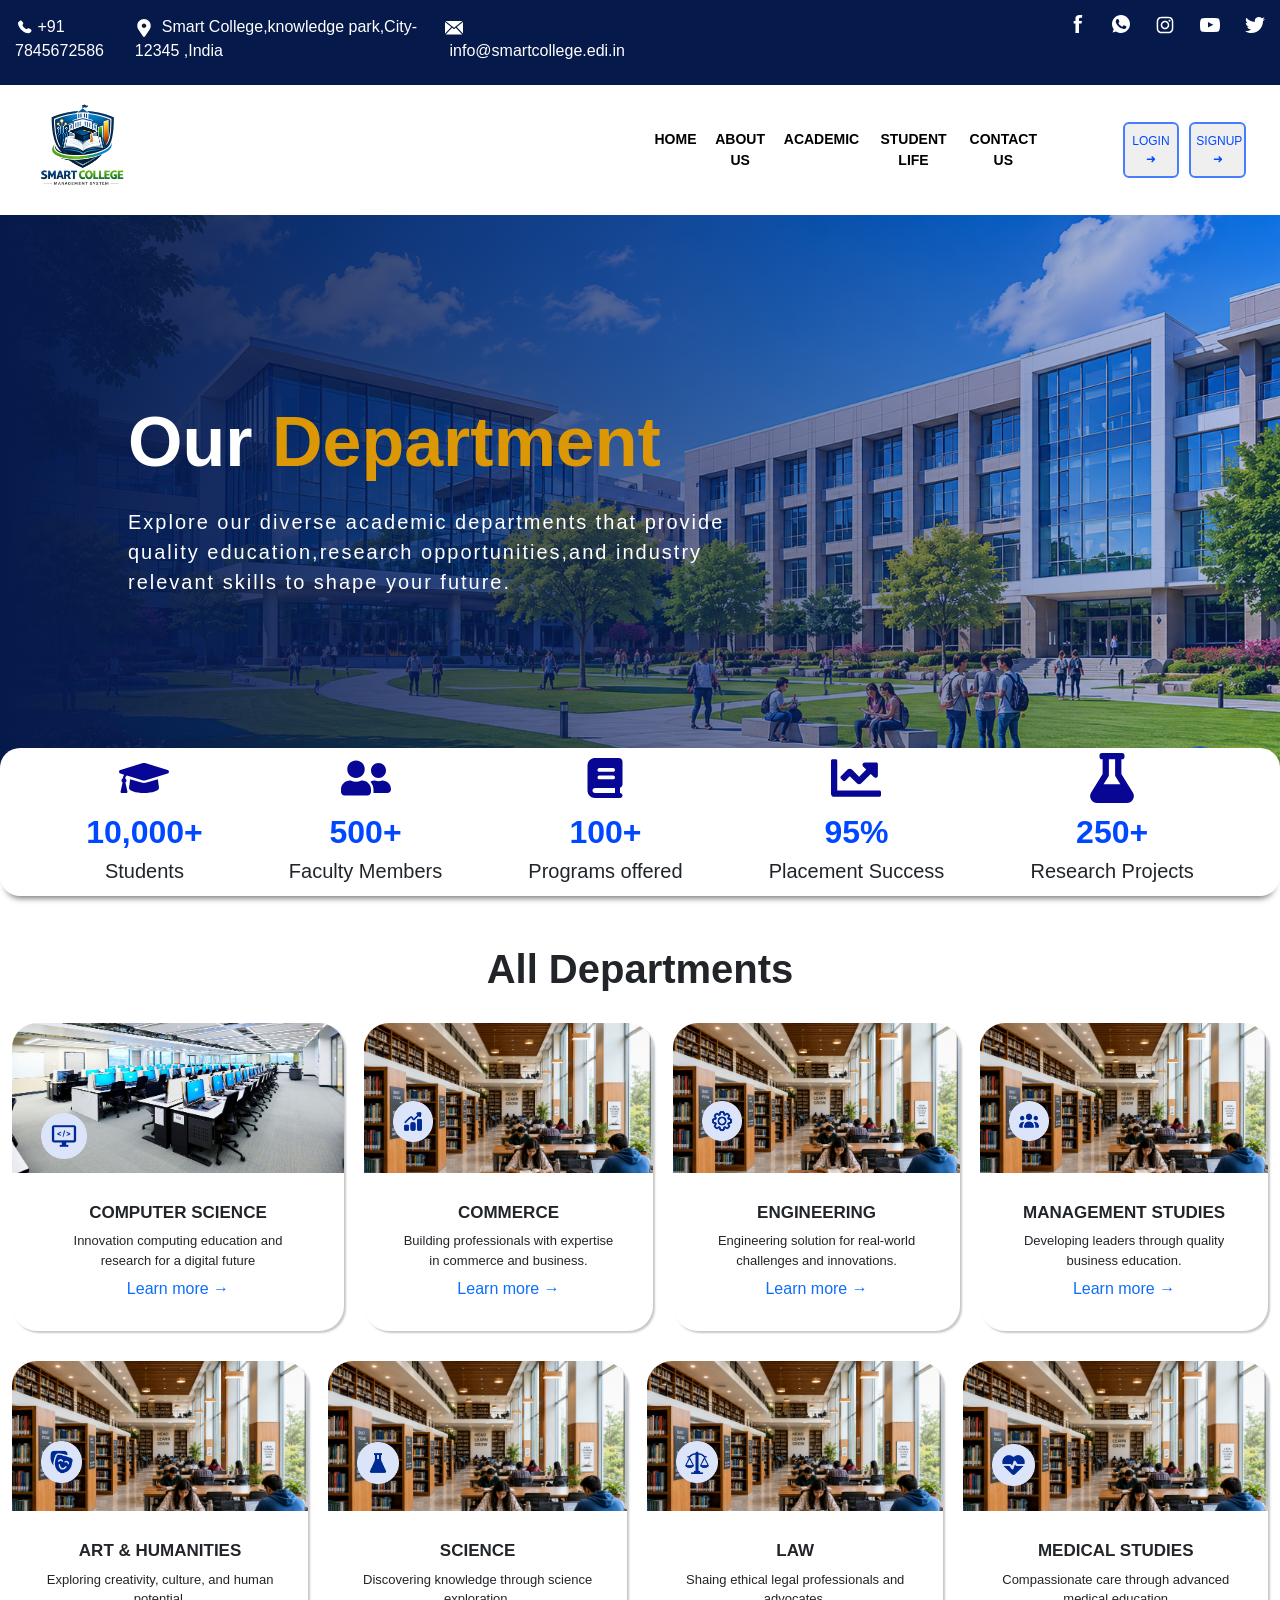
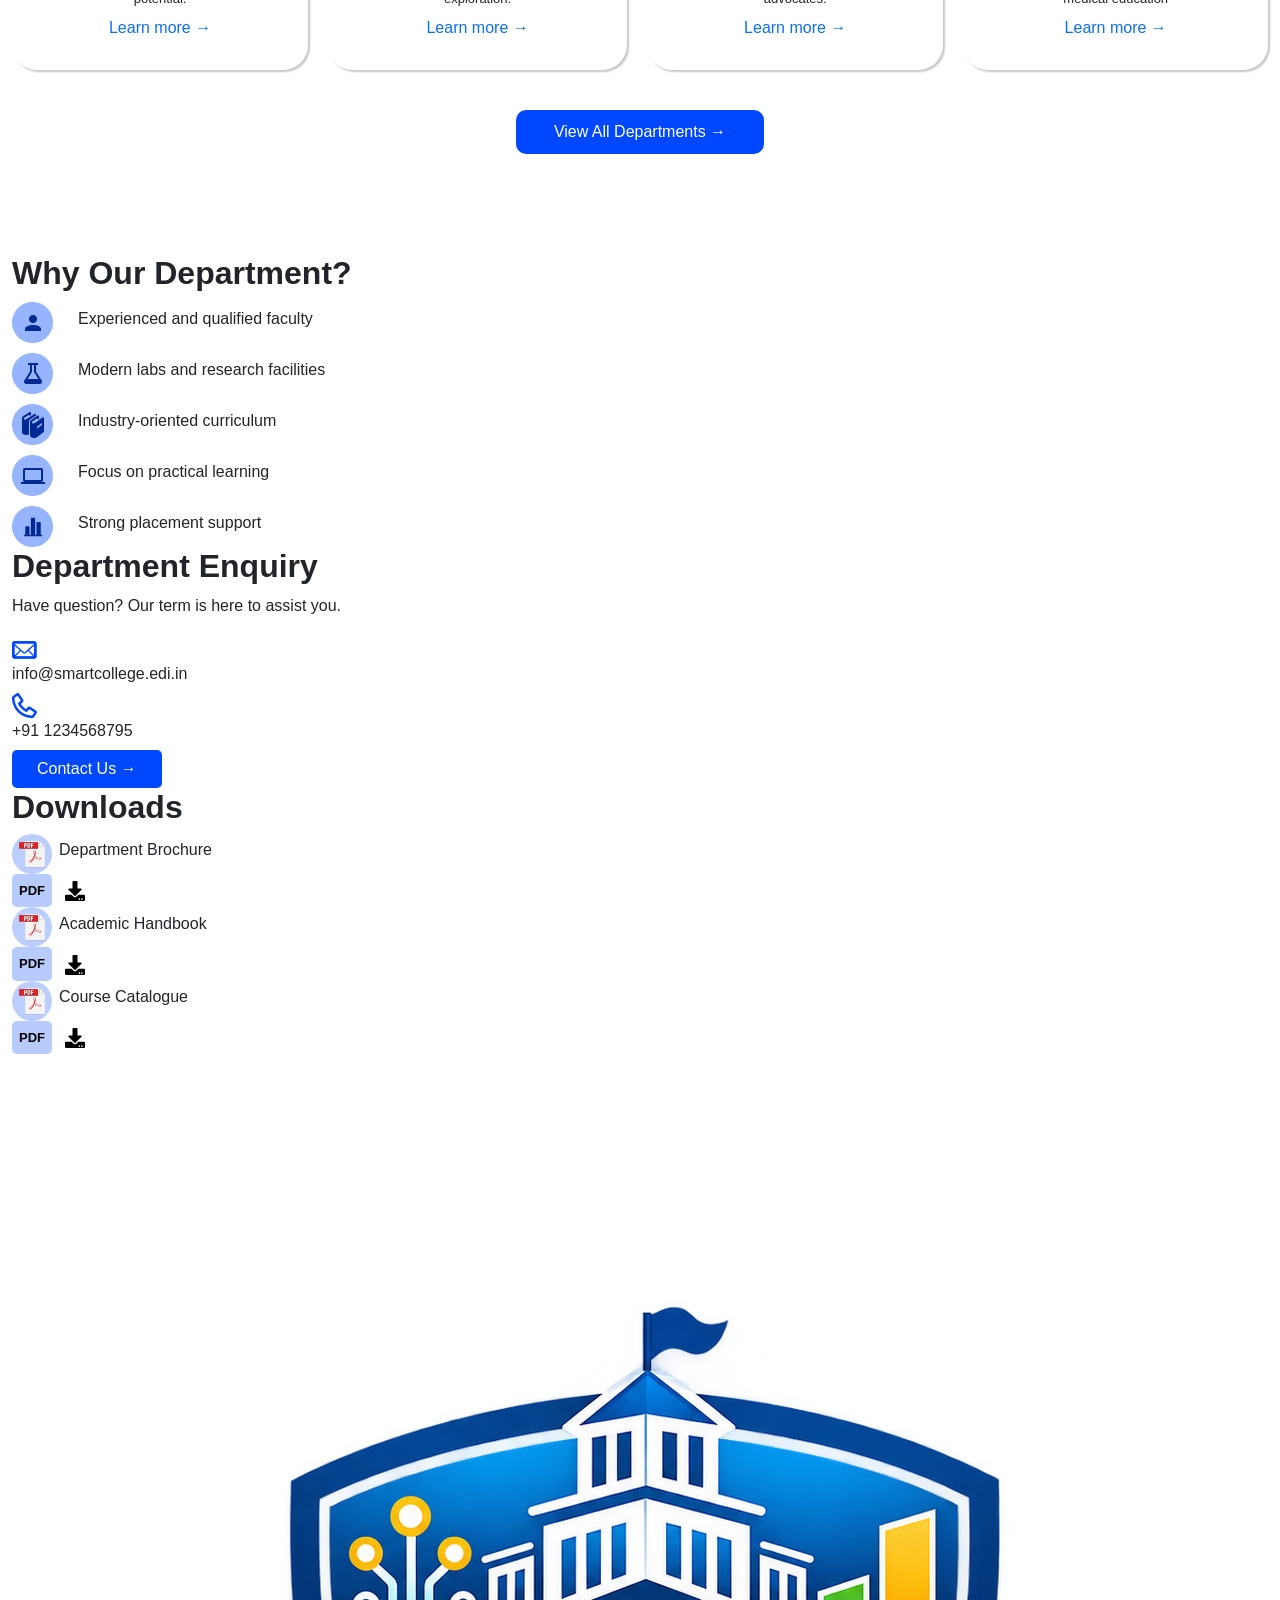
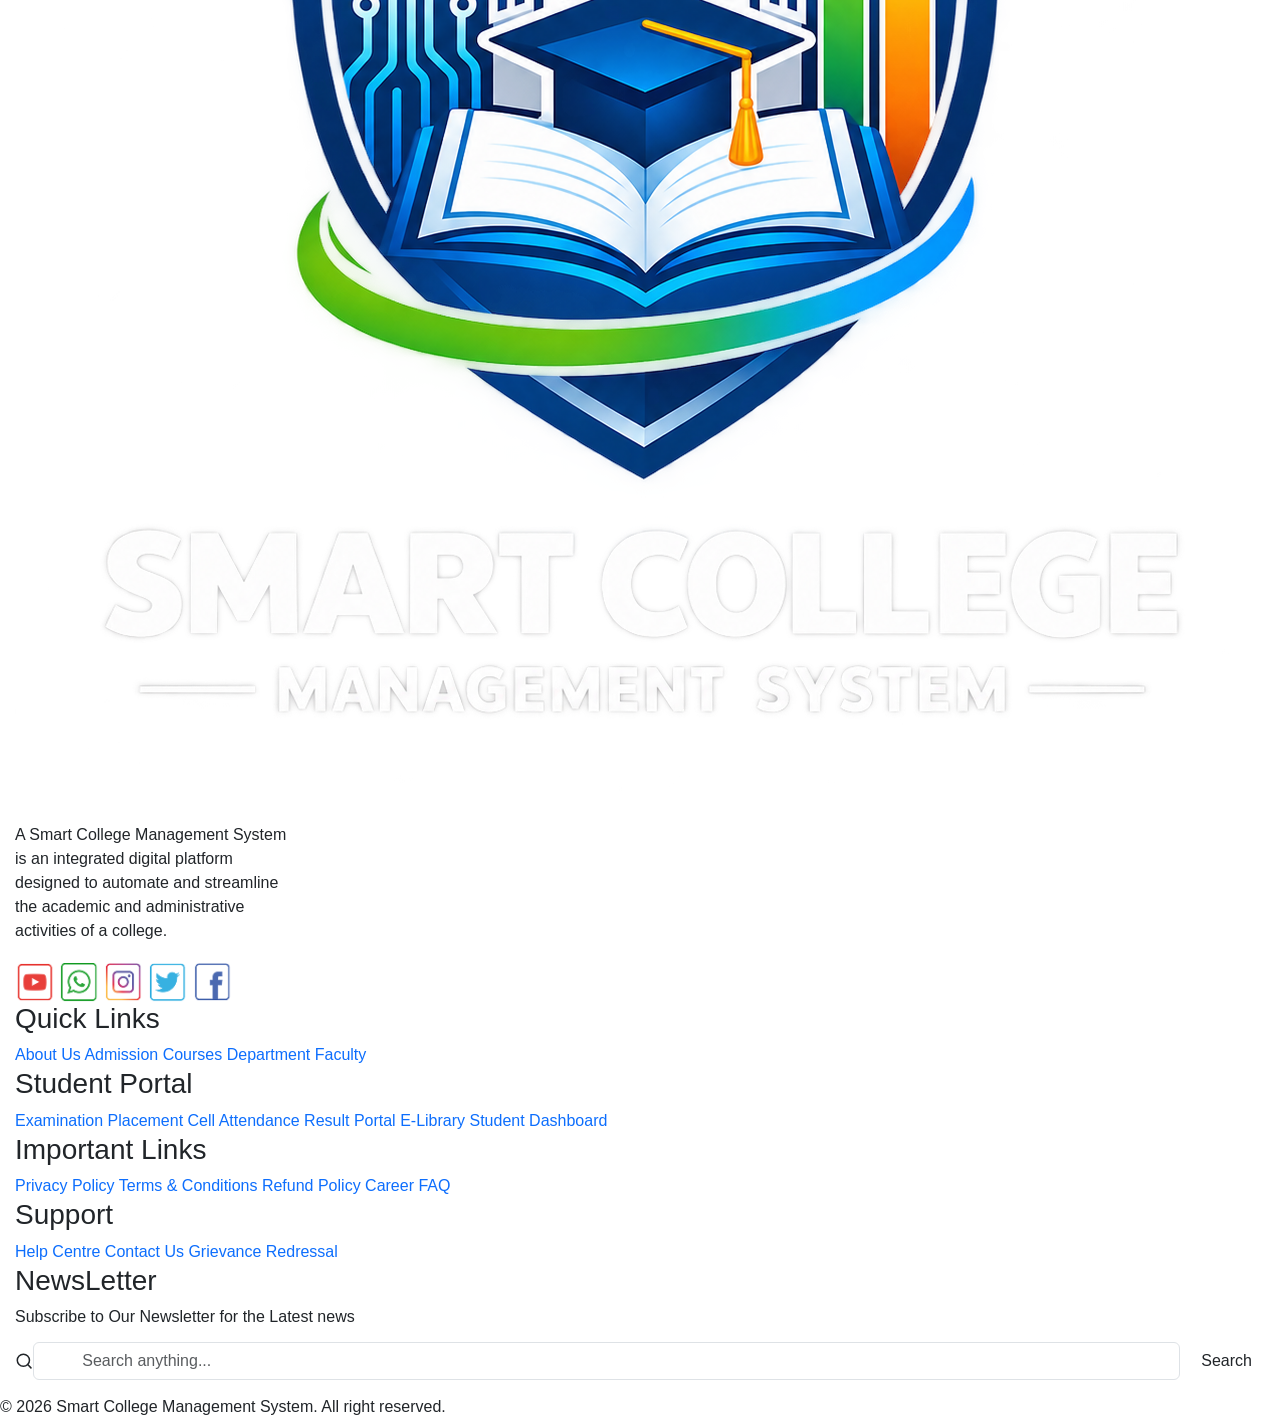
<file: department.html>
<!DOCTYPE html>
<html lang="en">
<head>
    <meta charset="UTF-8">
    <meta name="viewport" content="width=device-width, initial-scale=1.0">
    <title>Document</title>
    <link rel="stylesheet" href="assets/CSS/bootstrap/bootstrap.min(css).css">
    <link rel="stylesheet" href="assets/CSS/department.css">
</head>
<body>
              <div class="container-fluid top_header">
        <div class="col-12" style="padding: 0;">
        <div class="col-6 contact d-flex justify-content-evenly"> 
            <div class="cnt">
         
<p><span><svg viewBox="0 0 24 24" fill="none" width="18px" height="18px" xmlns="http://www.w3.org/2000/svg"><g id="SVGRepo_bgCarrier" stroke-width="0"></g><g id="SVGRepo_tracerCarrier" stroke-linecap="round" stroke-linejoin="round"></g><g id="SVGRepo_iconCarrier"> <path d="M16.5562 12.9062L16.1007 13.359C16.1007 13.359 15.0181 14.4355 12.0631 11.4972C9.10812 8.55901 10.1907 7.48257 10.1907 7.48257L10.4775 7.19738C11.1841 6.49484 11.2507 5.36691 10.6342 4.54348L9.37326 2.85908C8.61028 1.83992 7.13596 1.70529 6.26145 2.57483L4.69185 4.13552C4.25823 4.56668 3.96765 5.12559 4.00289 5.74561C4.09304 7.33182 4.81071 10.7447 8.81536 14.7266C13.0621 18.9492 17.0468 19.117 18.6763 18.9651C19.1917 18.9171 19.6399 18.6546 20.0011 18.2954L21.4217 16.883C22.3806 15.9295 22.1102 14.2949 20.8833 13.628L18.9728 12.5894C18.1672 12.1515 17.1858 12.2801 16.5562 12.9062Z" fill="#ffffff"></path> </g></svg></span>&nbsp;+91 7845672586</p>
</div>
<div class="cnt">
    
    <p><span><svg version="1.0" id="Layer_1" xmlns="http://www.w3.org/2000/svg" xmlns:xlink="http://www.w3.org/1999/xlink" viewBox="0 0 64 64" width="18px" height="18px" enable-background="new 0 0 64 64" xml:space="preserve" fill="#000000"><g id="SVGRepo_bgCarrier" stroke-width="0"></g><g id="SVGRepo_tracerCarrier" stroke-linecap="round" stroke-linejoin="round"></g><g id="SVGRepo_iconCarrier"> <path fill="#ffffff" d="M32,0C18.746,0,8,10.746,8,24c0,5.219,1.711,10.008,4.555,13.93c0.051,0.094,0.059,0.199,0.117,0.289l16,24 C29.414,63.332,30.664,64,32,64s2.586-0.668,3.328-1.781l16-24c0.059-0.09,0.066-0.195,0.117-0.289C54.289,34.008,56,29.219,56,24 C56,10.746,45.254,0,32,0z M32,32c-4.418,0-8-3.582-8-8s3.582-8,8-8s8,3.582,8,8S36.418,32,32,32z"></path> </g></svg></span>&nbsp;&nbsp;Smart College,knowledge park,City-12345 ,India</p>
</div>
<div class="cnt">
    <p><span><svg viewBox="0 -3.5 32 32" width="18px" height="18px" version="1.1" xmlns="http://www.w3.org/2000/svg" xmlns:xlink="http://www.w3.org/1999/xlink" xmlns:sketch="http://www.bohemiancoding.com/sketch/ns" fill="#000000"><g id="SVGRepo_bgCarrier" stroke-width="0"></g><g id="SVGRepo_tracerCarrier" stroke-linecap="round" stroke-linejoin="round"></g><g id="SVGRepo_iconCarrier"> <title>mail</title> <desc>Created with Sketch Beta.</desc> <defs> </defs> <g id="Page-1" stroke="none" stroke-width="1" fill="none" fill-rule="evenodd" sketch:type="MSPage"> <g id="Icon-Set-Filled" sketch:type="MSLayerGroup" transform="translate(-414.000000, -261.000000)" fill="#ffffff"> <path d="M430,275.916 L426.684,273.167 L415.115,285.01 L444.591,285.01 L433.235,273.147 L430,275.916 L430,275.916 Z M434.89,271.89 L445.892,283.329 C445.955,283.107 446,282.877 446,282.634 L446,262.862 L434.89,271.89 L434.89,271.89 Z M414,262.816 L414,282.634 C414,282.877 414.045,283.107 414.108,283.329 L425.147,271.927 L414,262.816 L414,262.816 Z M445,261 L415,261 L430,273.019 L445,261 L445,261 Z" id="mail" sketch:type="MSShapeGroup"> </path> </g> </g> </g></svg></span>&nbsp;info@smartcollege.edi.in</p>
</div>
        </div>
        <div class="col-6 social">
            <svg fill="#ffffff" width="18px" height="18px"  version="1.1" xmlns="http://www.w3.org/2000/svg" xmlns:xlink="http://www.w3.org/1999/xlink" viewBox="0 0 512 512" xml:space="preserve" stroke="#ffffff"><g id="SVGRepo_bgCarrier" stroke-width="0"></g><g id="SVGRepo_tracerCarrier" stroke-linecap="round" stroke-linejoin="round"></g><g id="SVGRepo_iconCarrier"> <g id="7935ec95c421cee6d86eb22ecd11b7e3"> <path style="display: inline;" d="M283.122,122.174c0,5.24,0,22.319,0,46.583h83.424l-9.045,74.367h-74.379 c0,114.688,0,268.375,0,268.375h-98.726c0,0,0-151.653,0-268.375h-51.443v-74.367h51.443c0-29.492,0-50.463,0-56.302 c0-27.82-2.096-41.02,9.725-62.578C205.948,28.32,239.308-0.174,297.007,0.512c57.713,0.711,82.04,6.263,82.04,6.263 l-12.501,79.257c0,0-36.853-9.731-54.942-6.263C293.539,83.238,283.122,94.366,283.122,122.174z"> </path> </g> </g></svg>

            <svg viewBox="0 0 20 20" width="18px" height="18px" version="1.1" xmlns="http://www.w3.org/2000/svg" xmlns:xlink="http://www.w3.org/1999/xlink" fill="#ffffff" stroke="#ffffff"><g id="SVGRepo_bgCarrier" stroke-width="0"></g><g id="SVGRepo_tracerCarrier" stroke-linecap="round" stroke-linejoin="round"></g><g id="SVGRepo_iconCarrier"> <title>whatsapp [#128]</title> <desc>Created with Sketch.</desc> <defs> </defs> <g id="Page-1" stroke="none" stroke-width="1" fill="none" fill-rule="evenodd"> <g id="Dribbble-Light-Preview" transform="translate(-300.000000, -7599.000000)" fill="#ffffff"> <g id="icons" transform="translate(56.000000, 160.000000)"> <path d="M259.821,7453.12124 C259.58,7453.80344 258.622,7454.36761 257.858,7454.53266 C257.335,7454.64369 256.653,7454.73172 254.355,7453.77943 C251.774,7452.71011 248.19,7448.90097 248.19,7446.36621 C248.19,7445.07582 248.934,7443.57337 250.235,7443.57337 C250.861,7443.57337 250.999,7443.58538 251.205,7444.07952 C251.446,7444.6617 252.034,7446.09613 252.104,7446.24317 C252.393,7446.84635 251.81,7447.19946 251.387,7447.72462 C251.252,7447.88266 251.099,7448.05372 251.27,7448.3478 C251.44,7448.63589 252.028,7449.59418 252.892,7450.36341 C254.008,7451.35771 254.913,7451.6748 255.237,7451.80984 C255.478,7451.90987 255.766,7451.88687 255.942,7451.69881 C256.165,7451.45774 256.442,7451.05762 256.724,7450.6635 C256.923,7450.38141 257.176,7450.3464 257.441,7450.44643 C257.62,7450.50845 259.895,7451.56477 259.991,7451.73382 C260.062,7451.85686 260.062,7452.43903 259.821,7453.12124 M254.002,7439 L253.997,7439 L253.997,7439 C248.484,7439 244,7443.48535 244,7449 C244,7451.18666 244.705,7453.21526 245.904,7454.86076 L244.658,7458.57687 L248.501,7457.3485 C250.082,7458.39482 251.969,7459 254.002,7459 C259.515,7459 264,7454.51465 264,7449 C264,7443.48535 259.515,7439 254.002,7439" id="whatsapp-[#128]"> </path> </g> </g> </g> </g></svg>

            <svg viewBox="0 0 24 24" fill="none" width="20px" height="20px" xmlns="http://www.w3.org/2000/svg"><g id="SVGRepo_bgCarrier" stroke-width="0"></g><g id="SVGRepo_tracerCarrier" stroke-linecap="round" stroke-linejoin="round"></g><g id="SVGRepo_iconCarrier"> <path fill-rule="evenodd" clip-rule="evenodd" d="M12 2C9.284 2 8.944 2.01133 7.87733 2.06C6.81267 2.10867 6.08533 2.278 5.44933 2.52533C4.78267 2.776 4.178 3.16933 3.678 3.67867C3.16948 4.17809 2.77591 4.78233 2.52467 5.44933C2.27867 6.08533 2.10867 6.81333 2.06 7.878C2.012 8.944 2 9.28333 2 12C2 14.7167 2.01133 15.056 2.06 16.1227C2.10867 17.1873 2.278 17.9147 2.52533 18.5507C2.776 19.2173 3.16933 19.822 3.67867 20.322C4.1781 20.8305 4.78234 21.2241 5.44933 21.4753C6.08533 21.722 6.81267 21.8913 7.87733 21.94C8.944 21.9887 9.284 22 12 22C14.716 22 15.056 21.9887 16.1227 21.94C17.1873 21.8913 17.9147 21.722 18.5507 21.4747C19.2173 21.224 19.822 20.8307 20.322 20.3213C20.8305 19.8219 21.2241 19.2177 21.4753 18.5507C21.722 17.9147 21.8913 17.1873 21.94 16.1227C21.9887 15.056 22 14.716 22 12C22 9.284 21.9887 8.944 21.94 7.87733C21.8913 6.81267 21.722 6.08533 21.4747 5.44933C21.2236 4.78204 20.83 4.17755 20.3213 3.678C19.8219 3.16948 19.2177 2.77591 18.5507 2.52467C17.9147 2.27867 17.1867 2.10867 16.122 2.06C15.056 2.012 14.7167 2 12 2ZM12 3.802C14.67 3.802 14.9867 3.812 16.0413 3.86C17.016 3.90467 17.5453 4.06667 17.898 4.20467C18.3647 4.38533 18.698 4.60267 19.048 4.952C19.398 5.302 19.6147 5.63533 19.7953 6.102C19.9327 6.45467 20.0953 6.984 20.14 7.95867C20.188 9.01333 20.198 9.33 20.198 12C20.198 14.67 20.188 14.9867 20.14 16.0413C20.0953 17.016 19.9333 17.5453 19.7953 17.898C19.6353 18.3324 19.3799 18.7253 19.048 19.048C18.7254 19.38 18.3324 19.6354 17.898 19.7953C17.5453 19.9327 17.016 20.0953 16.0413 20.14C14.9867 20.188 14.6707 20.198 12 20.198C9.32933 20.198 9.01333 20.188 7.95867 20.14C6.984 20.0953 6.45467 19.9333 6.102 19.7953C5.66764 19.6353 5.27467 19.3799 4.952 19.048C4.62012 18.7253 4.36475 18.3323 4.20467 17.898C4.06733 17.5453 3.90467 17.016 3.86 16.0413C3.812 14.9867 3.802 14.67 3.802 12C3.802 9.33 3.812 9.01333 3.86 7.95867C3.90467 6.984 4.06667 6.45467 4.20467 6.102C4.38533 5.63533 4.60267 5.302 4.952 4.952C5.27463 4.62003 5.66761 4.36465 6.102 4.20467C6.45467 4.06733 6.984 3.90467 7.95867 3.86C9.01333 3.812 9.33 3.802 12 3.802Z" fill="#ffffff"></path> <path fill-rule="evenodd" clip-rule="evenodd" d="M12 15.3367C11.5618 15.3367 11.128 15.2504 10.7231 15.0827C10.3183 14.915 9.95047 14.6692 9.64064 14.3594C9.3308 14.0495 9.08502 13.6817 8.91734 13.2769C8.74965 12.8721 8.66335 12.4382 8.66335 12C8.66335 11.5618 8.74965 11.1279 8.91734 10.7231C9.08502 10.3183 9.3308 9.95046 9.64064 9.64062C9.95047 9.33078 10.3183 9.08501 10.7231 8.91732C11.128 8.74964 11.5618 8.66333 12 8.66333C12.885 8.66333 13.7336 9.01487 14.3594 9.64062C14.9851 10.2664 15.3367 11.1151 15.3367 12C15.3367 12.8849 14.9851 13.7336 14.3594 14.3594C13.7336 14.9851 12.885 15.3367 12 15.3367ZM12 6.86C10.6368 6.86 9.32942 7.40153 8.36549 8.36547C7.40155 9.32941 6.86002 10.6368 6.86002 12C6.86002 13.3632 7.40155 14.6706 8.36549 15.6345C9.32942 16.5985 10.6368 17.14 12 17.14C13.3632 17.14 14.6706 16.5985 15.6345 15.6345C16.5985 14.6706 17.14 13.3632 17.14 12C17.14 10.6368 16.5985 9.32941 15.6345 8.36547C14.6706 7.40153 13.3632 6.86 12 6.86ZM18.6353 6.76667C18.6353 7.0889 18.5073 7.39794 18.2795 7.6258C18.0516 7.85366 17.7426 7.98167 17.4204 7.98167C17.0981 7.98167 16.7891 7.85366 16.5612 7.6258C16.3334 7.39794 16.2053 7.0889 16.2053 6.76667C16.2053 6.44443 16.3334 6.13539 16.5612 5.90753C16.7891 5.67968 17.0981 5.55167 17.4204 5.55167C17.7426 5.55167 18.0516 5.67968 18.2795 5.90753C18.5073 6.13539 18.6353 6.44443 18.6353 6.76667Z" fill="#ffffff"></path> </g></svg>

            <svg viewBox="0 -3 20 20" width="20px" height="20px" version="1.1" xmlns="http://www.w3.org/2000/svg" xmlns:xlink="http://www.w3.org/1999/xlink" fill="#000000"><g id="SVGRepo_bgCarrier" stroke-width="0"></g><g id="SVGRepo_tracerCarrier" stroke-linecap="round" stroke-linejoin="round"></g><g id="SVGRepo_iconCarrier"> <title>youtube [#168]</title> <desc>Created with Sketch.</desc> <defs> </defs> <g id="Page-1" stroke="none" stroke-width="1" fill="none" fill-rule="evenodd"> <g id="Dribbble-Light-Preview" transform="translate(-300.000000, -7442.000000)" fill="#ffffff"> <g id="icons" transform="translate(56.000000, 160.000000)"> <path d="M251.988432,7291.58588 L251.988432,7285.97425 C253.980638,7286.91168 255.523602,7287.8172 257.348463,7288.79353 C255.843351,7289.62824 253.980638,7290.56468 251.988432,7291.58588 M263.090998,7283.18289 C262.747343,7282.73013 262.161634,7282.37809 261.538073,7282.26141 C259.705243,7281.91336 248.270974,7281.91237 246.439141,7282.26141 C245.939097,7282.35515 245.493839,7282.58153 245.111335,7282.93357 C243.49964,7284.42947 244.004664,7292.45151 244.393145,7293.75096 C244.556505,7294.31342 244.767679,7294.71931 245.033639,7294.98558 C245.376298,7295.33761 245.845463,7295.57995 246.384355,7295.68865 C247.893451,7296.0008 255.668037,7296.17532 261.506198,7295.73552 C262.044094,7295.64178 262.520231,7295.39147 262.895762,7295.02447 C264.385932,7293.53455 264.28433,7285.06174 263.090998,7283.18289" id="youtube-[#168]"> </path> </g> </g> </g> </g></svg>

            <svg viewBox="0 -2 20 20" width="20px" height="20px" version="1.1" xmlns="http://www.w3.org/2000/svg" xmlns:xlink="http://www.w3.org/1999/xlink" fill="#000000"><g id="SVGRepo_bgCarrier" stroke-width="0"></g><g id="SVGRepo_tracerCarrier" stroke-linecap="round" stroke-linejoin="round"></g><g id="SVGRepo_iconCarrier"> <title>twitter [#154]</title> <desc>Created with Sketch.</desc> <defs> </defs> <g id="Page-1" stroke="none" stroke-width="1" fill="none" fill-rule="evenodd"> <g id="Dribbble-Light-Preview" transform="translate(-60.000000, -7521.000000)" fill="#ffffff"> <g id="icons" transform="translate(56.000000, 160.000000)"> <path d="M10.29,7377 C17.837,7377 21.965,7370.84365 21.965,7365.50546 C21.965,7365.33021 21.965,7365.15595 21.953,7364.98267 C22.756,7364.41163 23.449,7363.70276 24,7362.8915 C23.252,7363.21837 22.457,7363.433 21.644,7363.52751 C22.5,7363.02244 23.141,7362.2289 23.448,7361.2926 C22.642,7361.76321 21.761,7362.095 20.842,7362.27321 C19.288,7360.64674 16.689,7360.56798 15.036,7362.09796 C13.971,7363.08447 13.518,7364.55538 13.849,7365.95835 C10.55,7365.79492 7.476,7364.261 5.392,7361.73762 C4.303,7363.58363 4.86,7365.94457 6.663,7367.12996 C6.01,7367.11125 5.371,7366.93797 4.8,7366.62489 L4.8,7366.67608 C4.801,7368.5989 6.178,7370.2549 8.092,7370.63591 C7.488,7370.79836 6.854,7370.82199 6.24,7370.70483 C6.777,7372.35099 8.318,7373.47829 10.073,7373.51078 C8.62,7374.63513 6.825,7375.24554 4.977,7375.24358 C4.651,7375.24259 4.325,7375.22388 4,7375.18549 C5.877,7376.37088 8.06,7377 10.29,7376.99705" id="twitter-[#154]"> </path> </g> </g> </g> </g></svg>
        </div>
        </div>
        <div class="cl"></div>
    </div>

    <div class="container-fluid">
        <div class="header">
            <div class="col-6" style="padding: 0;">
            <img src="assets/IMG/College_logo.png">
            </div>            
       <div class="col-6 row">
        <div class="col-8 menu">
            <a href="index.html">HOME</a>
            <a href="about.html">ABOUT US</a>
            <a href="#">ACADEMIC</a>
            <a href="#">STUDENT LIFE</a>
            <a href="#">CONTACT US</a>
        </div>
        <div class="col-4 bt2">
            <button class="bt1">LOGIN ➜</button>
            <button class="bt1">SIGNUP ➜</button>
            </div>
    </div>
    </div>
 </div>
    <div class="container-fluid banner" style="position: relative;">
        <!-- <div class="container-fluid banner"> -->
        <div class="banner_content">
            <h1>Our <span>Department</span></h1>
            <p>Explore our diverse academic departments that provide <br>quality education,research opportunities,and industry <br>relevant skills to shape your future.</p>
        </div>
    <!-- </div> -->

    <div class="container icons">
        <div>
            <div>
            <svg xmlns="http://www.w3.org/2000/svg" viewBox="0 0 640 512" width="50px" height="50px"><!--!Font Awesome Free v5.15.4 by @fontawesome - https://fontawesome.com License - https://fontawesome.com/license/free Copyright 2026 Fonticons, Inc.--><path d="M622.34 153.2L343.4 67.5c-15.2-4.67-31.6-4.67-46.79 0L17.66 153.2c-23.54 7.23-23.54 38.36 0 45.59l48.63 14.94c-10.67 13.19-17.23 29.28-17.88 46.9C38.78 266.15 32 276.11 32 288c0 10.78 5.68 19.85 13.86 25.65L20.33 428.53C18.11 438.52 25.71 448 35.94 448h56.11c10.24 0 17.84-9.48 15.62-19.47L82.14 313.65C90.32 307.85 96 298.78 96 288c0-11.57-6.47-21.25-15.66-26.87.76-15.02 8.44-28.3 20.69-36.72L296.6 284.5c9.06 2.78 26.44 6.25 46.79 0l278.95-85.7c23.55-7.24 23.55-38.36 0-45.6zM352.79 315.09c-28.53 8.76-52.84 3.92-65.59 0l-145.02-44.55L128 384c0 35.35 85.96 64 192 64s192-28.65 192-64l-14.18-113.47-145.03 44.56z" fill="#080694"/></svg>
            </div>
            <div>
            <h2>10,000+</h2>
            <h5>Students</h5>
            </div>
        </div>

        <div>
            <svg xmlns="http://www.w3.org/2000/svg" width="50px" height="50px" viewBox="0 0 640 512"><!--!Font Awesome Free v5.15.4 by @fontawesome - https://fontawesome.com License - https://fontawesome.com/license/free Copyright 2026 Fonticons, Inc.--><path d="M192 256c61.9 0 112-50.1 112-112S253.9 32 192 32 80 82.1 80 144s50.1 112 112 112zm76.8 32h-8.3c-20.8 10-43.9 16-68.5 16s-47.6-6-68.5-16h-8.3C51.6 288 0 339.6 0 403.2V432c0 26.5 21.5 48 48 48h288c26.5 0 48-21.5 48-48v-28.8c0-63.6-51.6-115.2-115.2-115.2zM480 256c53 0 96-43 96-96s-43-96-96-96-96 43-96 96 43 96 96 96zm48 32h-3.8c-13.9 4.8-28.6 8-44.2 8s-30.3-3.2-44.2-8H432c-20.4 0-39.2 5.9-55.7 15.4 24.4 26.3 39.7 61.2 39.7 99.8v38.4c0 2.2-.5 4.3-.6 6.4H592c26.5 0 48-21.5 48-48 0-61.9-50.1-112-112-112z" fill="#080694"/></svg>
            <h2>500+</h2>
            <h5>Faculty Members</h5>
        </div>

        <div>
            <svg xmlns="http://www.w3.org/2000/svg" viewBox="0 0 640 640" width="50px" height="50px"><!--!Font Awesome Free v7.3.1 by @fontawesome - https://fontawesome.com License - https://fontawesome.com/license/free Copyright 2026 Fonticons, Inc.--><path d="M480 576L192 576C139 576 96 533 96 480L96 160C96 107 139 64 192 64L496 64C522.5 64 544 85.5 544 112L544 400C544 420.9 530.6 438.7 512 445.3L512 512C529.7 512 544 526.3 544 544C544 561.7 529.7 576 512 576L480 576zM192 448C174.3 448 160 462.3 160 480C160 497.7 174.3 512 192 512L448 512L448 448L192 448zM224 216C224 229.3 234.7 240 248 240L424 240C437.3 240 448 229.3 448 216C448 202.7 437.3 192 424 192L248 192C234.7 192 224 202.7 224 216zM248 288C234.7 288 224 298.7 224 312C224 325.3 234.7 336 248 336L424 336C437.3 336 448 325.3 448 312C448 298.7 437.3 288 424 288L248 288z" fill="#080694"/></svg>
            <h2>100+</h2>
            <h5>Programs offered</h5>
        </div>

        <div>
            <svg xmlns="http://www.w3.org/2000/svg" viewBox="0 0 512 512" width="50px" height="50px"><!--!Font Awesome Free v5.15.4 by @fontawesome - https://fontawesome.com License - https://fontawesome.com/license/free Copyright 2026 Fonticons, Inc.--><path d="M496 384H64V80c0-8.84-7.16-16-16-16H16C7.16 64 0 71.16 0 80v336c0 17.67 14.33 32 32 32h464c8.84 0 16-7.16 16-16v-32c0-8.84-7.16-16-16-16zM464 96H345.94c-21.38 0-32.09 25.85-16.97 40.97l32.4 32.4L288 242.75l-73.37-73.37c-12.5-12.5-32.76-12.5-45.25 0l-68.69 68.69c-6.25 6.25-6.25 16.38 0 22.63l22.62 22.62c6.25 6.25 16.38 6.25 22.63 0L192 237.25l73.37 73.37c12.5 12.5 32.76 12.5 45.25 0l96-96 32.4 32.4c15.12 15.12 40.97 4.41 40.97-16.97V112c.01-8.84-7.15-16-15.99-16z" fill="#080694"/></svg>
            <h2>95%</h2>
            <h5>Placement Success</h5>
        </div>

        <div> 
            <svg xmlns="http://www.w3.org/2000/svg" viewBox="0 0 448 512" width="50px" height="50px"><!--!Font Awesome Free v5.15.4 by @fontawesome - https://fontawesome.com License - https://fontawesome.com/license/free Copyright 2026 Fonticons, Inc.--><path d="M437.2 403.5L320 215V64h8c13.3 0 24-10.7 24-24V24c0-13.3-10.7-24-24-24H120c-13.3 0-24 10.7-24 24v16c0 13.3 10.7 24 24 24h8v151L10.8 403.5C-18.5 450.6 15.3 512 70.9 512h306.2c55.7 0 89.4-61.5 60.1-108.5zM137.9 320l48.2-77.6c3.7-5.2 5.8-11.6 5.8-18.4V64h64v160c0 6.9 2.2 13.2 5.8 18.4l48.2 77.6h-172z" fill="#080694"/></svg>
            <h2>250+</h2>
            <h5>Research Projects</h5>
        </div>
        </div>
    </div>
                <div class="cl"></div>


    <div class="container-fluid department" style="margin-top: 100px;text-align: center;">
        <h1 style="font-weight: bold;margin-bottom: 30px;">All Departments</h1>
        <div class="departments">
            <div class="campus">
                <div class="facilities">
                    <div class="col-12 imgcam">
                    <img src="assets/IMG/computer_lab.jfif" alt="" style="transform: translateY(-32%);">
                    </div>
                    <div class="col-12 fc">
                    <h4>COMPUTER SCIENCE</h4>
                    <p>Innovation computing education and <br>research for a digital future</p>
                    <a href="#">Learn more →</a>
                    </div>
                    <img src="assets/IMG/monitor.png" alt="" style="position: absolute; left: 29px; padding-top: 27%;width: 14%">
                </div>

                <div class="facilities">
                    <div class="col-12 imgcam">
                    <img src="assets/IMG/library.png" alt="">
                    </div>
                    <div class="col-12 fc">
                    <h4>COMMERCE</h4>
                    <p>Building professionals with expertise <br>in commerce and business.</p>
                    <a href="#">Learn more →</a>
                    </div>
                    <img src="assets/IMG/commerce.png" alt="" style="position: absolute; left: 29px; padding-top: 27%;width: 14%">
                </div>

                <div class="facilities">
                    <div class="col-12 imgcam">
                    <img src="assets/IMG/library.png" alt="">
                    </div>
                    <div class="col-12 fc">
                    <h4>ENGINEERING</h4>
                    <p>Engineering solution for real-world <br>challenges and innovations.</p>
                    <a href="#">Learn more →</a>
                    </div>
                    <img src="assets/IMG/Engineering.png" alt="" style="position: absolute; left: 29px; padding-top: 27%;width: 14%">
                </div>
                
                <div class="facilities">
                    <div class="col-12 imgcam">
                    <img src="assets/IMG/library.png" alt="">
                    </div>
                    <div class="col-12 fc">
                    <h4>MANAGEMENT STUDIES</h4>
                    <p>Developing leaders through quality <br>business education.</p>
                    <a href="#">Learn more →</a>
                    </div>
                    <img src="assets/IMG/management.png" alt="" style="position: absolute; left: 29px; padding-top: 27%;width: 14%">
                </div>
            </div>

            <div class="campus" style="margin-top: 30px;">
                <div class="facilities">
                    <div class="col-12 imgcam">
                    <img src="assets/IMG/library.png" alt="">
                    </div>
                    <div class="col-12 fc">
                    <h4>ART & HUMANITIES</h4>
                    <p>Exploring creativity, culture, and human potential.</p>
                    <a href="#">Learn more →</a>
                    </div>
                    <img src="assets/IMG/art.png" alt="" style="position: absolute; left: 29px; padding-top: 27%;width: 14%">
                </div>

                <div class="facilities">
                    <div class="col-12 imgcam">
                    <img src="assets/IMG/library.png" alt="">
                    </div>
                    <div class="col-12 fc">
                    <h4>SCIENCE</h4>
                    <p>Discovering knowledge through science exploration.</p>
                    <a href="#">Learn more →</a>
                    </div>
                    <img src="assets/IMG/science2.png" alt="" style="position: absolute; left: 29px; padding-top: 27%;width: 14%">
                </div>

                <div class="facilities">
                    <div class="col-12 imgcam">
                    <img src="assets/IMG/library.png" alt="">
                    </div>
                    <div class="col-12 fc">
                    <h4>LAW</h4>
                    <p>Shaing ethical legal professionals and advocates.</p>
                    <a href="#">Learn more →</a>
                    </div>
                    <img src="assets/IMG/law2.png" alt="" style="position: absolute; left: 29px; padding-top: 27%;width: 14%">
                </div>
                
                <div class="facilities">
                    <div class="col-12 imgcam">
                    <img src="assets/IMG/library.png" alt="">
                    </div>
                    <div class="col-12 fc">
                    <h4>MEDICAL STUDIES</h4>
                    <p>Compassionate care through advanced medical education</p>
                    <a href="#">Learn more →</a>
                    </div>
                    <img src="assets/IMG/medical2.png" alt="" style="position: absolute; left: 29px; padding-top: 27%;width: 14%">
                </div>
            </div>
            <button>View All Departments →</button>

        </div>
    </div>

    <div class="container-fluid" style="margin-top: 100px;margin-bottom: 100px;">
        <div class="dep">
            <div class="col Department">
                <h2>Why Our Department?</h2>
                <div class="Experienced">
                    <div>
                        <img src="assets/IMG/1.png" alt="">
                    </div>
                    <div>
                        <p>Experienced and qualified faculty</p>
                    </div>
                </div>

                <div class="Experienced">
                    <div>
                        <img src="assets/IMG/2.png" alt="">
                    </div>
                    <div>
                        <p>Modern labs and research facilities</p>
                    </div>
                </div>

                <div class="Experienced">
                    <div>
                        <img src="assets/IMG/3.png" alt="">
                    </div>
                    <div>
                        <p>Industry-oriented curriculum</p>
                    </div>
                </div>

                <div class="Experienced">
                    <div>
                        <img src="assets/IMG/4.png" alt="">
                    </div>
                    <div>
                        <p>Focus on practical learning</p>
                    </div>
                </div>

                <div class="Experienced">
                    <div>
                        <img src="assets/IMG/5.png" alt="">
                    </div>
                    <div>           
                        <p>Strong placement support</p>
                    </div>
                </div>
            </div>

            <div class="col Department">
                <h2>Department Enquiry</h2>
                <p style="margin-bottom: 20px !important;">Have question? Our term is here to assist you.</p>

                <div>
                    <div class="Enquiry">
                        <img src="assets/IMG/Vector (2).png" alt="">
                    
                    <div>
                        <p>info@smartcollege.edi.in</p>
                    </div>
                    </div>

                    <div class="Enquiry">
                        <img src="assets/IMG/Vector (3).png" alt="">
                    
                    <div>
                        <p>+91 1234568795</p>
                    </div> 
                    </div>
                </div>

                <button style="padding: 7px 25px;border: none;border-radius: 5px;background-color: #0048FF;color: white;">Contact Us →</button>
            </div>

            <div class="col Department">
                <h2>Downloads</h2>
                <div class="Downloads">
                    <div style="display: flex;gap: 7px;align-items: center;">
                    <div style="background-color: #BBCEFF;padding: 5px;border-radius: 24px;"><svg viewBox="0 0 32 32" xmlns="http://www.w3.org/2000/svg" fill="#000000" width="30px" height="30px"><g id="SVGRepo_bgCarrier" stroke-width="0"></g><g id="SVGRepo_tracerCarrier" stroke-linecap="round" stroke-linejoin="round"></g><g id="SVGRepo_iconCarrier"><title>file_type_pdf2</title><path d="M24.1,2.072h0l5.564,5.8V29.928H8.879V30H29.735V7.945L24.1,2.072" style="fill:#909090"></path><path d="M24.031,2H8.808V29.928H29.664V7.873L24.03,2" style="fill:#f4f4f4"></path><path d="M8.655,3.5H2.265v6.827h20.1V3.5H8.655" style="fill:#7a7b7c"></path><path d="M22.472,10.211H2.395V3.379H22.472v6.832" style="fill:#dd2025"></path><path d="M9.052,4.534h-.03l-.207,0H7.745v4.8H8.773V7.715L9,7.728a2.042,2.042,0,0,0,.647-.117,1.427,1.427,0,0,0,.493-.291,1.224,1.224,0,0,0,.335-.454,2.13,2.13,0,0,0,.105-.908,2.237,2.237,0,0,0-.114-.644,1.173,1.173,0,0,0-.687-.65A2.149,2.149,0,0,0,9.37,4.56a2.232,2.232,0,0,0-.319-.026M8.862,6.828l-.089,0V5.348h.193a.57.57,0,0,1,.459.181.92.92,0,0,1,.183.558c0,.246,0,.469-.222.626a.942.942,0,0,1-.524.114" style="fill:#464648"></path><path d="M12.533,4.521c-.111,0-.219.008-.295.011L12,4.538h-.78v4.8h.918a2.677,2.677,0,0,0,1.028-.175,1.71,1.71,0,0,0,.68-.491,1.939,1.939,0,0,0,.373-.749,3.728,3.728,0,0,0,.114-.949,4.416,4.416,0,0,0-.087-1.127,1.777,1.777,0,0,0-.4-.733,1.63,1.63,0,0,0-.535-.4,2.413,2.413,0,0,0-.549-.178,1.282,1.282,0,0,0-.228-.017m-.182,3.937-.1,0V5.392h.013a1.062,1.062,0,0,1,.6.107,1.2,1.2,0,0,1,.324.4,1.3,1.3,0,0,1,.142.526c.009.22,0,.4,0,.549a2.926,2.926,0,0,1-.033.513,1.756,1.756,0,0,1-.169.5,1.13,1.13,0,0,1-.363.36.673.673,0,0,1-.416.106" style="fill:#464648"></path><path d="M17.43,4.538H15v4.8h1.028V7.434h1.3V6.542h-1.3V5.43h1.4V4.538" style="fill:#464648"></path><path d="M21.781,20.255s3.188-.578,3.188.511S22.994,21.412,21.781,20.255Zm-2.357.083a7.543,7.543,0,0,0-1.473.489l.4-.9c.4-.9.815-2.127.815-2.127a14.216,14.216,0,0,0,1.658,2.252,13.033,13.033,0,0,0-1.4.288Zm-1.262-6.5c0-.949.307-1.208.546-1.208s.508.115.517.939a10.787,10.787,0,0,1-.517,2.434A4.426,4.426,0,0,1,18.161,13.841ZM13.513,24.354c-.978-.585,2.051-2.386,2.6-2.444C16.11,21.911,14.537,24.966,13.513,24.354ZM25.9,20.895c-.01-.1-.1-1.207-2.07-1.16a14.228,14.228,0,0,0-2.453.173,12.542,12.542,0,0,1-2.012-2.655,11.76,11.76,0,0,0,.623-3.1c-.029-1.2-.316-1.888-1.236-1.878s-1.054.815-.933,2.013a9.309,9.309,0,0,0,.665,2.338s-.425,1.323-.987,2.639-.946,2.006-.946,2.006a9.622,9.622,0,0,0-2.725,1.4c-.824.767-1.159,1.356-.725,1.945.374.508,1.683.623,2.853-.91a22.549,22.549,0,0,0,1.7-2.492s1.784-.489,2.339-.623,1.226-.24,1.226-.24,1.629,1.639,3.2,1.581,1.495-.939,1.485-1.035" style="fill:#dd2025"></path><path d="M23.954,2.077V7.95h5.633L23.954,2.077Z" style="fill:#909090"></path><path d="M24.031,2V7.873h5.633L24.031,2Z" style="fill:#f4f4f4"></path><path d="M8.975,4.457h-.03l-.207,0H7.668v4.8H8.7V7.639l.228.013a2.042,2.042,0,0,0,.647-.117,1.428,1.428,0,0,0,.493-.291A1.224,1.224,0,0,0,10.4,6.79a2.13,2.13,0,0,0,.105-.908,2.237,2.237,0,0,0-.114-.644,1.173,1.173,0,0,0-.687-.65,2.149,2.149,0,0,0-.411-.105,2.232,2.232,0,0,0-.319-.026M8.785,6.751l-.089,0V5.271H8.89a.57.57,0,0,1,.459.181.92.92,0,0,1,.183.558c0,.246,0,.469-.222.626a.942.942,0,0,1-.524.114" style="fill:#fff"></path><path d="M12.456,4.444c-.111,0-.219.008-.295.011l-.235.006h-.78v4.8h.918a2.677,2.677,0,0,0,1.028-.175,1.71,1.71,0,0,0,.68-.491,1.939,1.939,0,0,0,.373-.749,3.728,3.728,0,0,0,.114-.949,4.416,4.416,0,0,0-.087-1.127,1.777,1.777,0,0,0-.4-.733,1.63,1.63,0,0,0-.535-.4,2.413,2.413,0,0,0-.549-.178,1.282,1.282,0,0,0-.228-.017m-.182,3.937-.1,0V5.315h.013a1.062,1.062,0,0,1,.6.107,1.2,1.2,0,0,1,.324.4,1.3,1.3,0,0,1,.142.526c.009.22,0,.4,0,.549a2.926,2.926,0,0,1-.033.513,1.756,1.756,0,0,1-.169.5,1.13,1.13,0,0,1-.363.36.673.673,0,0,1-.416.106" style="fill:#fff"></path><path d="M17.353,4.461h-2.43v4.8h1.028V7.357h1.3V6.465h-1.3V5.353h1.4V4.461" style="fill:#fff"></path></g></svg></div>
                    <div>
                        <p>Department Brochure</p>
                    </div>
                    </div>
                    <div style="display: flex;gap: 13px;align-items: center;">
                        <div style="background-color: #B7CBFF; color:black;border-radius: 5px;text-align: center;padding: 7px;font-size: 13px;font-weight: bold;">PDF</div>
                        <div><svg xmlns="http://www.w3.org/2000/svg" viewBox="0 0 512 512" width="20px" height="20px"><!--!Font Awesome Free v5.15.4 by @fontawesome - https://fontawesome.com License - https://fontawesome.com/license/free Copyright 2026 Fonticons, Inc.--><path d="M216 0h80c13.3 0 24 10.7 24 24v168h87.7c17.8 0 26.7 21.5 14.1 34.1L269.7 378.3c-7.5 7.5-19.8 7.5-27.3 0L90.1 226.1c-12.6-12.6-3.7-34.1 14.1-34.1H192V24c0-13.3 10.7-24 24-24zm296 376v112c0 13.3-10.7 24-24 24H24c-13.3 0-24-10.7-24-24V376c0-13.3 10.7-24 24-24h146.7l49 49c20.1 20.1 52.5 20.1 72.6 0l49-49H488c13.3 0 24 10.7 24 24zm-124 88c0-11-9-20-20-20s-20 9-20 20 9 20 20 20 20-9 20-20zm64 0c0-11-9-20-20-20s-20 9-20 20 9 20 20 20 20-9 20-20z" fill="0048FF"/></svg></div>
                    </div>
                </div>

                <div class="Downloads">
                    <div style="display: flex;gap: 7px;align-items: center;">
                    <div style="background-color: #BBCEFF;padding: 5px;border-radius: 24px;"><svg viewBox="0 0 32 32" xmlns="http://www.w3.org/2000/svg" fill="#000000" width="30px" height="30px"><g id="SVGRepo_bgCarrier" stroke-width="0"></g><g id="SVGRepo_tracerCarrier" stroke-linecap="round" stroke-linejoin="round"></g><g id="SVGRepo_iconCarrier"><title>file_type_pdf2</title><path d="M24.1,2.072h0l5.564,5.8V29.928H8.879V30H29.735V7.945L24.1,2.072" style="fill:#909090"></path><path d="M24.031,2H8.808V29.928H29.664V7.873L24.03,2" style="fill:#f4f4f4"></path><path d="M8.655,3.5H2.265v6.827h20.1V3.5H8.655" style="fill:#7a7b7c"></path><path d="M22.472,10.211H2.395V3.379H22.472v6.832" style="fill:#dd2025"></path><path d="M9.052,4.534h-.03l-.207,0H7.745v4.8H8.773V7.715L9,7.728a2.042,2.042,0,0,0,.647-.117,1.427,1.427,0,0,0,.493-.291,1.224,1.224,0,0,0,.335-.454,2.13,2.13,0,0,0,.105-.908,2.237,2.237,0,0,0-.114-.644,1.173,1.173,0,0,0-.687-.65A2.149,2.149,0,0,0,9.37,4.56a2.232,2.232,0,0,0-.319-.026M8.862,6.828l-.089,0V5.348h.193a.57.57,0,0,1,.459.181.92.92,0,0,1,.183.558c0,.246,0,.469-.222.626a.942.942,0,0,1-.524.114" style="fill:#464648"></path><path d="M12.533,4.521c-.111,0-.219.008-.295.011L12,4.538h-.78v4.8h.918a2.677,2.677,0,0,0,1.028-.175,1.71,1.71,0,0,0,.68-.491,1.939,1.939,0,0,0,.373-.749,3.728,3.728,0,0,0,.114-.949,4.416,4.416,0,0,0-.087-1.127,1.777,1.777,0,0,0-.4-.733,1.63,1.63,0,0,0-.535-.4,2.413,2.413,0,0,0-.549-.178,1.282,1.282,0,0,0-.228-.017m-.182,3.937-.1,0V5.392h.013a1.062,1.062,0,0,1,.6.107,1.2,1.2,0,0,1,.324.4,1.3,1.3,0,0,1,.142.526c.009.22,0,.4,0,.549a2.926,2.926,0,0,1-.033.513,1.756,1.756,0,0,1-.169.5,1.13,1.13,0,0,1-.363.36.673.673,0,0,1-.416.106" style="fill:#464648"></path><path d="M17.43,4.538H15v4.8h1.028V7.434h1.3V6.542h-1.3V5.43h1.4V4.538" style="fill:#464648"></path><path d="M21.781,20.255s3.188-.578,3.188.511S22.994,21.412,21.781,20.255Zm-2.357.083a7.543,7.543,0,0,0-1.473.489l.4-.9c.4-.9.815-2.127.815-2.127a14.216,14.216,0,0,0,1.658,2.252,13.033,13.033,0,0,0-1.4.288Zm-1.262-6.5c0-.949.307-1.208.546-1.208s.508.115.517.939a10.787,10.787,0,0,1-.517,2.434A4.426,4.426,0,0,1,18.161,13.841ZM13.513,24.354c-.978-.585,2.051-2.386,2.6-2.444C16.11,21.911,14.537,24.966,13.513,24.354ZM25.9,20.895c-.01-.1-.1-1.207-2.07-1.16a14.228,14.228,0,0,0-2.453.173,12.542,12.542,0,0,1-2.012-2.655,11.76,11.76,0,0,0,.623-3.1c-.029-1.2-.316-1.888-1.236-1.878s-1.054.815-.933,2.013a9.309,9.309,0,0,0,.665,2.338s-.425,1.323-.987,2.639-.946,2.006-.946,2.006a9.622,9.622,0,0,0-2.725,1.4c-.824.767-1.159,1.356-.725,1.945.374.508,1.683.623,2.853-.91a22.549,22.549,0,0,0,1.7-2.492s1.784-.489,2.339-.623,1.226-.24,1.226-.24,1.629,1.639,3.2,1.581,1.495-.939,1.485-1.035" style="fill:#dd2025"></path><path d="M23.954,2.077V7.95h5.633L23.954,2.077Z" style="fill:#909090"></path><path d="M24.031,2V7.873h5.633L24.031,2Z" style="fill:#f4f4f4"></path><path d="M8.975,4.457h-.03l-.207,0H7.668v4.8H8.7V7.639l.228.013a2.042,2.042,0,0,0,.647-.117,1.428,1.428,0,0,0,.493-.291A1.224,1.224,0,0,0,10.4,6.79a2.13,2.13,0,0,0,.105-.908,2.237,2.237,0,0,0-.114-.644,1.173,1.173,0,0,0-.687-.65,2.149,2.149,0,0,0-.411-.105,2.232,2.232,0,0,0-.319-.026M8.785,6.751l-.089,0V5.271H8.89a.57.57,0,0,1,.459.181.92.92,0,0,1,.183.558c0,.246,0,.469-.222.626a.942.942,0,0,1-.524.114" style="fill:#fff"></path><path d="M12.456,4.444c-.111,0-.219.008-.295.011l-.235.006h-.78v4.8h.918a2.677,2.677,0,0,0,1.028-.175,1.71,1.71,0,0,0,.68-.491,1.939,1.939,0,0,0,.373-.749,3.728,3.728,0,0,0,.114-.949,4.416,4.416,0,0,0-.087-1.127,1.777,1.777,0,0,0-.4-.733,1.63,1.63,0,0,0-.535-.4,2.413,2.413,0,0,0-.549-.178,1.282,1.282,0,0,0-.228-.017m-.182,3.937-.1,0V5.315h.013a1.062,1.062,0,0,1,.6.107,1.2,1.2,0,0,1,.324.4,1.3,1.3,0,0,1,.142.526c.009.22,0,.4,0,.549a2.926,2.926,0,0,1-.033.513,1.756,1.756,0,0,1-.169.5,1.13,1.13,0,0,1-.363.36.673.673,0,0,1-.416.106" style="fill:#fff"></path><path d="M17.353,4.461h-2.43v4.8h1.028V7.357h1.3V6.465h-1.3V5.353h1.4V4.461" style="fill:#fff"></path></g></svg></div>
                    <div>
                        <p>Academic Handbook</p>
                    </div>
                    </div>
                    <div style="display: flex;gap: 13px;align-items: center;">
                        <div style="background-color: #B7CBFF; color:black;border-radius: 5px;text-align: center;padding: 7px;font-size: 13px;font-weight: bold;">PDF</div>
                        <div><svg xmlns="http://www.w3.org/2000/svg" viewBox="0 0 512 512" width="20px" height="20px"><!--!Font Awesome Free v5.15.4 by @fontawesome - https://fontawesome.com License - https://fontawesome.com/license/free Copyright 2026 Fonticons, Inc.--><path d="M216 0h80c13.3 0 24 10.7 24 24v168h87.7c17.8 0 26.7 21.5 14.1 34.1L269.7 378.3c-7.5 7.5-19.8 7.5-27.3 0L90.1 226.1c-12.6-12.6-3.7-34.1 14.1-34.1H192V24c0-13.3 10.7-24 24-24zm296 376v112c0 13.3-10.7 24-24 24H24c-13.3 0-24-10.7-24-24V376c0-13.3 10.7-24 24-24h146.7l49 49c20.1 20.1 52.5 20.1 72.6 0l49-49H488c13.3 0 24 10.7 24 24zm-124 88c0-11-9-20-20-20s-20 9-20 20 9 20 20 20 20-9 20-20zm64 0c0-11-9-20-20-20s-20 9-20 20 9 20 20 20 20-9 20-20z" fill="0048FF"/></svg></div>
                    </div>
                </div>

                <div class="Downloads">
                    <div style="display: flex;gap: 7px;align-items: center;">
                    <div style="background-color: #BBCEFF;padding: 5px;border-radius: 24px;"><svg viewBox="0 0 32 32" xmlns="http://www.w3.org/2000/svg" fill="#000000" width="30px" height="30px"><g id="SVGRepo_bgCarrier" stroke-width="0"></g><g id="SVGRepo_tracerCarrier" stroke-linecap="round" stroke-linejoin="round"></g><g id="SVGRepo_iconCarrier"><title>file_type_pdf2</title><path d="M24.1,2.072h0l5.564,5.8V29.928H8.879V30H29.735V7.945L24.1,2.072" style="fill:#909090"></path><path d="M24.031,2H8.808V29.928H29.664V7.873L24.03,2" style="fill:#f4f4f4"></path><path d="M8.655,3.5H2.265v6.827h20.1V3.5H8.655" style="fill:#7a7b7c"></path><path d="M22.472,10.211H2.395V3.379H22.472v6.832" style="fill:#dd2025"></path><path d="M9.052,4.534h-.03l-.207,0H7.745v4.8H8.773V7.715L9,7.728a2.042,2.042,0,0,0,.647-.117,1.427,1.427,0,0,0,.493-.291,1.224,1.224,0,0,0,.335-.454,2.13,2.13,0,0,0,.105-.908,2.237,2.237,0,0,0-.114-.644,1.173,1.173,0,0,0-.687-.65A2.149,2.149,0,0,0,9.37,4.56a2.232,2.232,0,0,0-.319-.026M8.862,6.828l-.089,0V5.348h.193a.57.57,0,0,1,.459.181.92.92,0,0,1,.183.558c0,.246,0,.469-.222.626a.942.942,0,0,1-.524.114" style="fill:#464648"></path><path d="M12.533,4.521c-.111,0-.219.008-.295.011L12,4.538h-.78v4.8h.918a2.677,2.677,0,0,0,1.028-.175,1.71,1.71,0,0,0,.68-.491,1.939,1.939,0,0,0,.373-.749,3.728,3.728,0,0,0,.114-.949,4.416,4.416,0,0,0-.087-1.127,1.777,1.777,0,0,0-.4-.733,1.63,1.63,0,0,0-.535-.4,2.413,2.413,0,0,0-.549-.178,1.282,1.282,0,0,0-.228-.017m-.182,3.937-.1,0V5.392h.013a1.062,1.062,0,0,1,.6.107,1.2,1.2,0,0,1,.324.4,1.3,1.3,0,0,1,.142.526c.009.22,0,.4,0,.549a2.926,2.926,0,0,1-.033.513,1.756,1.756,0,0,1-.169.5,1.13,1.13,0,0,1-.363.36.673.673,0,0,1-.416.106" style="fill:#464648"></path><path d="M17.43,4.538H15v4.8h1.028V7.434h1.3V6.542h-1.3V5.43h1.4V4.538" style="fill:#464648"></path><path d="M21.781,20.255s3.188-.578,3.188.511S22.994,21.412,21.781,20.255Zm-2.357.083a7.543,7.543,0,0,0-1.473.489l.4-.9c.4-.9.815-2.127.815-2.127a14.216,14.216,0,0,0,1.658,2.252,13.033,13.033,0,0,0-1.4.288Zm-1.262-6.5c0-.949.307-1.208.546-1.208s.508.115.517.939a10.787,10.787,0,0,1-.517,2.434A4.426,4.426,0,0,1,18.161,13.841ZM13.513,24.354c-.978-.585,2.051-2.386,2.6-2.444C16.11,21.911,14.537,24.966,13.513,24.354ZM25.9,20.895c-.01-.1-.1-1.207-2.07-1.16a14.228,14.228,0,0,0-2.453.173,12.542,12.542,0,0,1-2.012-2.655,11.76,11.76,0,0,0,.623-3.1c-.029-1.2-.316-1.888-1.236-1.878s-1.054.815-.933,2.013a9.309,9.309,0,0,0,.665,2.338s-.425,1.323-.987,2.639-.946,2.006-.946,2.006a9.622,9.622,0,0,0-2.725,1.4c-.824.767-1.159,1.356-.725,1.945.374.508,1.683.623,2.853-.91a22.549,22.549,0,0,0,1.7-2.492s1.784-.489,2.339-.623,1.226-.24,1.226-.24,1.629,1.639,3.2,1.581,1.495-.939,1.485-1.035" style="fill:#dd2025"></path><path d="M23.954,2.077V7.95h5.633L23.954,2.077Z" style="fill:#909090"></path><path d="M24.031,2V7.873h5.633L24.031,2Z" style="fill:#f4f4f4"></path><path d="M8.975,4.457h-.03l-.207,0H7.668v4.8H8.7V7.639l.228.013a2.042,2.042,0,0,0,.647-.117,1.428,1.428,0,0,0,.493-.291A1.224,1.224,0,0,0,10.4,6.79a2.13,2.13,0,0,0,.105-.908,2.237,2.237,0,0,0-.114-.644,1.173,1.173,0,0,0-.687-.65,2.149,2.149,0,0,0-.411-.105,2.232,2.232,0,0,0-.319-.026M8.785,6.751l-.089,0V5.271H8.89a.57.57,0,0,1,.459.181.92.92,0,0,1,.183.558c0,.246,0,.469-.222.626a.942.942,0,0,1-.524.114" style="fill:#fff"></path><path d="M12.456,4.444c-.111,0-.219.008-.295.011l-.235.006h-.78v4.8h.918a2.677,2.677,0,0,0,1.028-.175,1.71,1.71,0,0,0,.68-.491,1.939,1.939,0,0,0,.373-.749,3.728,3.728,0,0,0,.114-.949,4.416,4.416,0,0,0-.087-1.127,1.777,1.777,0,0,0-.4-.733,1.63,1.63,0,0,0-.535-.4,2.413,2.413,0,0,0-.549-.178,1.282,1.282,0,0,0-.228-.017m-.182,3.937-.1,0V5.315h.013a1.062,1.062,0,0,1,.6.107,1.2,1.2,0,0,1,.324.4,1.3,1.3,0,0,1,.142.526c.009.22,0,.4,0,.549a2.926,2.926,0,0,1-.033.513,1.756,1.756,0,0,1-.169.5,1.13,1.13,0,0,1-.363.36.673.673,0,0,1-.416.106" style="fill:#fff"></path><path d="M17.353,4.461h-2.43v4.8h1.028V7.357h1.3V6.465h-1.3V5.353h1.4V4.461" style="fill:#fff"></path></g></svg></div>
                    <div>
                        <p>Course Catalogue</p>
                    </div>
                    </div>
                    <div style="display: flex;gap: 13px;align-items: center;">
                        <div style="background-color: #B7CBFF; color:black;border-radius: 5px;text-align: center;padding: 7px;font-size: 13px;font-weight: bold;">PDF</div>
                        <div><svg xmlns="http://www.w3.org/2000/svg" viewBox="0 0 512 512" width="20px" height="20px"><!--!Font Awesome Free v5.15.4 by @fontawesome - https://fontawesome.com License - https://fontawesome.com/license/free Copyright 2026 Fonticons, Inc.--><path d="M216 0h80c13.3 0 24 10.7 24 24v168h87.7c17.8 0 26.7 21.5 14.1 34.1L269.7 378.3c-7.5 7.5-19.8 7.5-27.3 0L90.1 226.1c-12.6-12.6-3.7-34.1 14.1-34.1H192V24c0-13.3 10.7-24 24-24zm296 376v112c0 13.3-10.7 24-24 24H24c-13.3 0-24-10.7-24-24V376c0-13.3 10.7-24 24-24h146.7l49 49c20.1 20.1 52.5 20.1 72.6 0l49-49H488c13.3 0 24 10.7 24 24zm-124 88c0-11-9-20-20-20s-20 9-20 20 9 20 20 20 20-9 20-20zm64 0c0-11-9-20-20-20s-20 9-20 20 9 20 20 20 20-9 20-20z" fill="0048FF"/></svg></div>
                    </div>
                </div>


            </div>
        </div>
    </div>


    <footer>
        <div>
            <div class="col-12 mainfooter">
        <div class="col footer">
            <img src="assets/IMG/footer_logo.png" alt="">
            <p>A Smart College Management System <br>is an integrated digital platform <br>designed to automate and streamline <br>the academic and administrative <br>activities of a college.</p>
            <img src="assets/IMG/youtube.png" alt="" style="width: 40px; padding-top: 12px;">
            <img src="assets/IMG/whatsapp.png" alt="" style="width: 40px; padding-top: 12px;">
            <img src="assets/IMG/instagram.png" alt="" style="width: 40px; padding-top: 12px;">
            <img src="assets/IMG/twitter.png" alt="" style="width: 40px; padding-top: 12px;">
            <img src="assets/IMG/facebook.png" alt="" style="width: 40px; padding-top: 12px;">
        </div>
        <div class="col links">
            <h3>Quick Links</h3>
            <a href="">About Us</a>
            <a href="">Admission</a>
            <a href="">Courses</a>
            <a href="">Department</a>
            <a href="">Faculty</a>
        </div>
         <div class="col links">
            <h3>Student Portal</h3>
            <a href="">Examination</a>
            <a href="">Placement Cell</a>
            <a href="">Attendance</a>
            <a href="">Result Portal</a>
            <a href="">E-Library</a>
            <a href="">Student Dashboard</a>
        </div>
        <div class="col links">
            <h3>Important Links</h3>
            <a href="">Privacy Policy</a>
            <a href="">Terms & Conditions</a>
            <a href="">Refund Policy</a>
            <a href="">Career</a>
            <a href="">FAQ</a>
        </div>
        <div class="col links">
            <h3>Support</h3>
            <a href="">Help Centre</a>
            <a href="">Contact Us</a>
            <a href="">Grievance Redressal</a>
            <a href="">&nbsp;</a>
            <a href="">&nbsp;</a>
            <a href="">&nbsp;</a>
        </div>
        
        <div class="col newsletter">
            <h3>NewsLetter</h3>
            <p style="margin-bottom: 13px !important;">Subscribe to Our Newsletter for the Latest news</p>
            <div class="search-container position-relative">
                    <form class="d-flex align-items-center">
                        <svg xmlns="http://www.w3.org/2000/svg" width="20" height="20" viewBox="0 0 24 24" fill="none"
                            stroke="currentColor" stroke-width="2" stroke-linecap="round" stroke-linejoin="round"
                            class="search-icon feather feather-search">
                            <circle cx="11" cy="11" r="8"></circle>
                            <line x1="21" y1="21" x2="16.65" y2="16.65"></line>
                        </svg>
                        <input class="form-control search-input ps-5" type="search"
                               placeholder="Search anything..." aria-label="Search">
                        <button class="btn btn-search ms-2" type="submit">Search</button>
                    </form>
                </div>
        </div>
        </div>
        </div>
        <div class="cl"></div>
    </footer>
     <div class="last">
            <p style="margin-bottom: 0 !important;">© 2026 Smart College Management System. All right reserved.</p>
        </div>
</body>
</html>
</file>
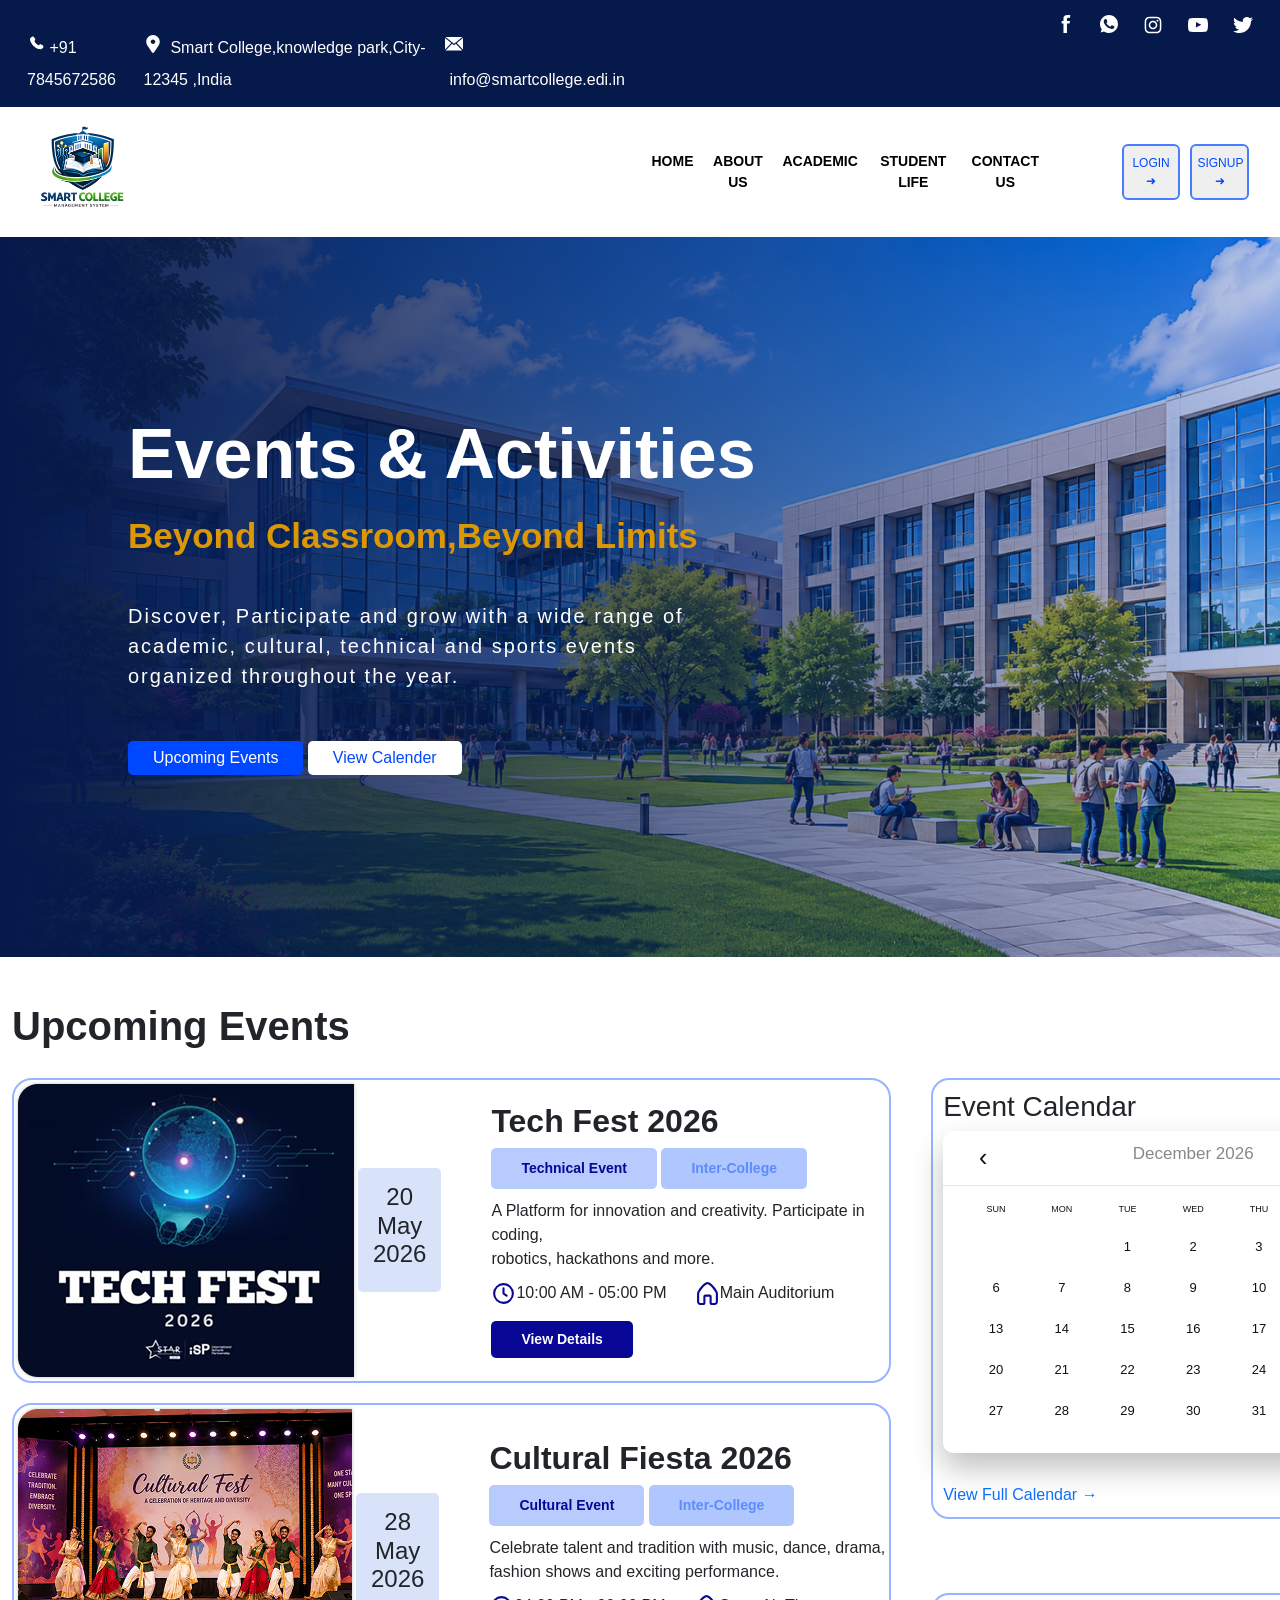
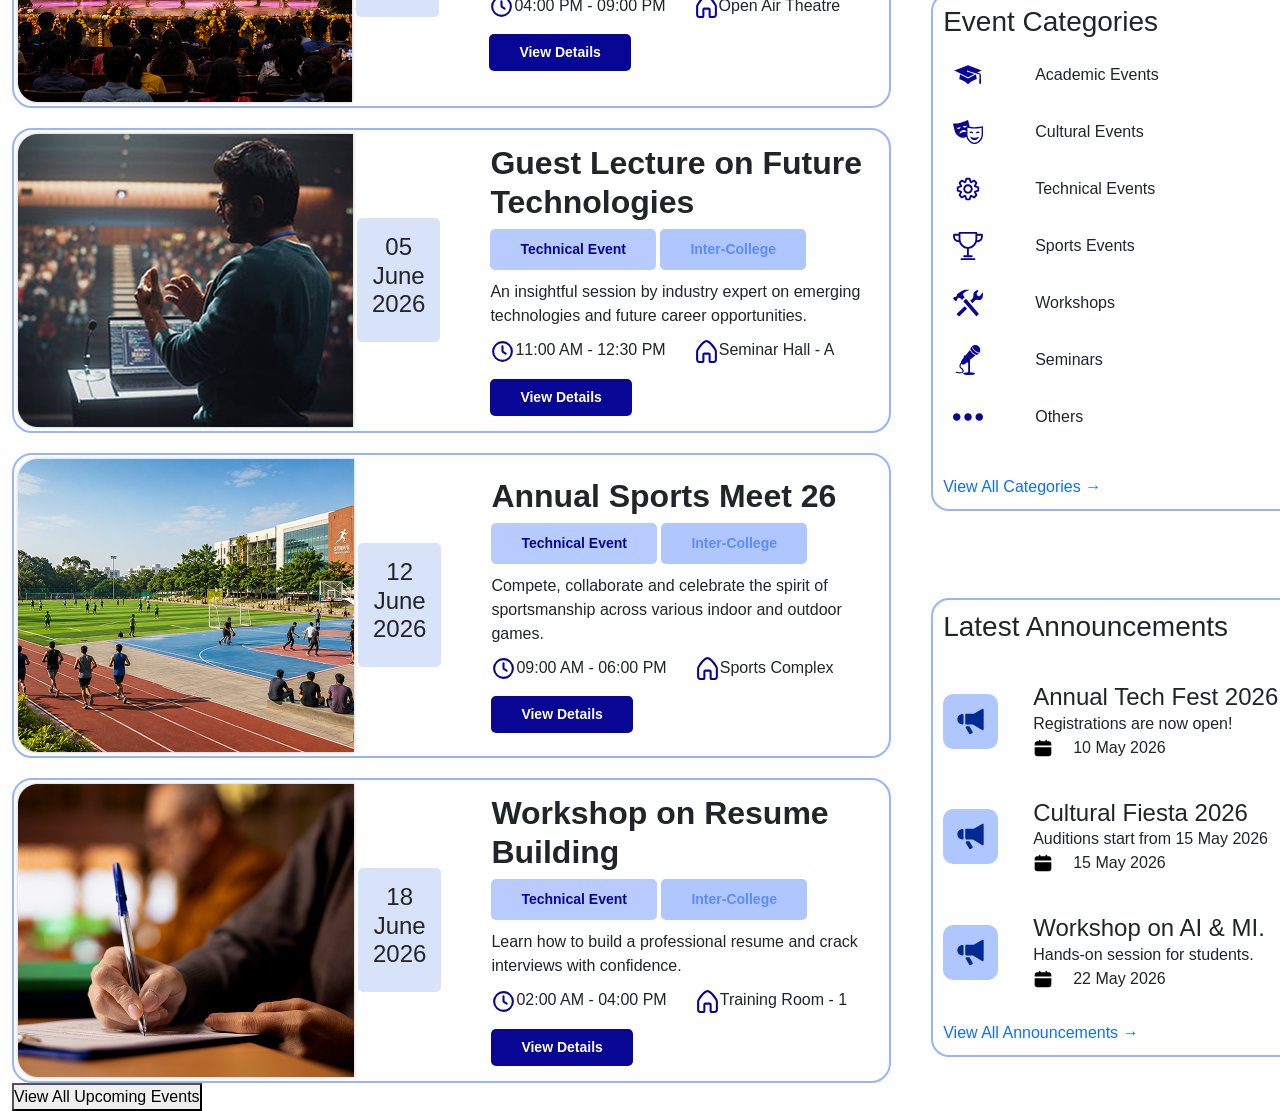
<file: event.html>
<!DOCTYPE html>
<html lang="en">
<head>
    <meta charset="UTF-8">
    <meta name="viewport" content="width=device-width, initial-scale=1.0">
    <title>Document</title>
    <link rel="stylesheet" href="assets/CSS/event.css">
    <link rel="stylesheet" href="assets/CSS/bootstrap/bootstrap.min(css).css">
</head>
<body>
    <div id="header"></div>

        <div class="container-fluid banner" style="position: relative;">
        <div class="banner_content">
            <h1>Events & Activities <br><span>Beyond Classroom,Beyond Limits</span></h1>
            <p>Discover, Participate and grow with a wide range of <br>academic, cultural, technical and sports events <br>organized throughout the year.</p>
            <button style="color: white;background-color: #0048FF;padding: 5px 25px;border: none;border-radius: 5px;">Upcoming Events</button>
            <button style="color: #0048FF;background-color: white;padding: 5px 25px;border: none;border-radius: 5px;">View Calender</button>
        </div>
    </div>

    <div class="container-fluid" style="margin-top:45px;">
        <h1 style="font-weight: bold;">Upcoming Events</h1>
        <div style="display: flex;gap: 40px;">
        <div class="col events">
            <div class="box">
                <div style="display: flex;align-items: center;">
                    <div>
                        <img src="assets/IMG/tech_fest.png" alt="">
                    </div>
                    <div class="datte">
                        <h4>20 <br>May <br>2026</h4>
                    </div>
                </div>
                <div class="fest_details">
                    <h2>Tech Fest 2026</h2>
                    <div class="festbtn">
                    <button class="fest1">Technical Event</button>
                    <button class="fest2">Inter-College</button>
                    </div>
                    <p>A Platform for innovation and creativity. Participate in coding, <br>robotics, hackathons and more.</p>
                    <div class="time">
                        <div style="display: flex;">
                            <div>
                                <svg viewBox="0 0 24 24" fill="none" xmlns="http://www.w3.org/2000/svg" width="25px" height="25px"><g id="SVGRepo_bgCarrier" stroke-width="0"></g><g id="SVGRepo_tracerCarrier" stroke-linecap="round" stroke-linejoin="round"></g><g id="SVGRepo_iconCarrier"> <path d="M21 12C21 16.9706 16.9706 21 12 21C7.02944 21 3 16.9706 3 12C3 7.02944 7.02944 3 12 3C16.9706 3 21 7.02944 21 12Z" stroke="#080694" stroke-width="2"></path> <path d="M12 7L12 11.5L12 11.5196C12 11.8197 12.15 12.1 12.3998 12.2665V12.2665L15 14" stroke="#080694" stroke-width="2" stroke-linecap="round" stroke-linejoin="round"></path> </g></svg>
                            </div>
                            <div>
                                <p>10:00 AM - 05:00 PM</p>
                            </div>
                        </div>
                        <div style="display: flex;">
                            <div>
                                <svg viewBox="0 0 24 24" fill="none" xmlns="http://www.w3.org/2000/svg" width="25px" height="25px"><g id="SVGRepo_bgCarrier" stroke-width="0"></g><g id="SVGRepo_tracerCarrier" stroke-linecap="round" stroke-linejoin="round"></g><g id="SVGRepo_iconCarrier"> <path fill-rule="evenodd" clip-rule="evenodd" d="M4.18753 11.3788C4.03002 11.759 4 11.9533 4 12V20.0018C4 20.5529 4.44652 21 5 21H8V15C8 13.8954 8.89543 13 10 13H14C15.1046 13 16 13.8954 16 15V21H19C19.5535 21 20 20.5529 20 20.0018V12C20 11.9533 19.97 11.759 19.8125 11.3788C19.6662 11.0256 19.4443 10.5926 19.1547 10.1025C18.5764 9.1238 17.765 7.97999 16.8568 6.89018C15.9465 5.79788 14.9639 4.78969 14.0502 4.06454C13.5935 3.70204 13.1736 3.42608 12.8055 3.2444C12.429 3.05862 12.1641 3 12 3C11.8359 3 11.571 3.05862 11.1945 3.2444C10.8264 3.42608 10.4065 3.70204 9.94978 4.06454C9.03609 4.78969 8.05348 5.79788 7.14322 6.89018C6.23505 7.97999 5.42361 9.1238 4.8453 10.1025C4.55568 10.5926 4.33385 11.0256 4.18753 11.3788ZM10.3094 1.45091C10.8353 1.19138 11.4141 1 12 1C12.5859 1 13.1647 1.19138 13.6906 1.45091C14.2248 1.71454 14.7659 2.07921 15.2935 2.49796C16.3486 3.33531 17.4285 4.45212 18.3932 5.60982C19.3601 6.77001 20.2361 8.0012 20.8766 9.08502C21.1963 9.62614 21.4667 10.1462 21.6602 10.6134C21.8425 11.0535 22 11.5467 22 12V20.0018C22 21.6599 20.6557 23 19 23H16C14.8954 23 14 22.1046 14 21V15H10V21C10 22.1046 9.10457 23 8 23H5C3.34434 23 2 21.6599 2 20.0018V12C2 11.5467 2.15748 11.0535 2.33982 10.6134C2.53334 10.1462 2.80369 9.62614 3.12345 9.08502C3.76389 8.0012 4.63995 6.77001 5.60678 5.60982C6.57152 4.45212 7.65141 3.33531 8.70647 2.49796C9.2341 2.07921 9.77521 1.71454 10.3094 1.45091Z" fill="#080694"></path> </g></svg>
                            </div>
                            <div>
                                <p>Main Auditorium</p>
                            </div>
                        </div>
                    </div>
                    <button class="fest3">View Details</button>
                </div>
            </div>




               <div class="box">
                <div style="display: flex;align-items: center;">
                    <div>
                        <img src="assets/IMG/cultural_fest.png" alt="">
                    </div>
                    <div class="datte">
                        <h4>28 <br>May <br>2026</h4>
                    </div>
                </div>
                <div class="fest_details">
                    <h2>Cultural Fiesta 2026</h2>
                    <div class="festbtn">
                    <button class="fest1">Cultural Event</button>
                    <button class="fest2">Inter-College</button>
                    </div>
                    <p>Celebrate talent and tradition with music, dance, drama, <br>fashion shows and exciting performance.</p>
                    <div class="time">
                        <div style="display: flex;">
                            <div>
                                <svg viewBox="0 0 24 24" fill="none" xmlns="http://www.w3.org/2000/svg" width="25px" height="25px"><g id="SVGRepo_bgCarrier" stroke-width="0"></g><g id="SVGRepo_tracerCarrier" stroke-linecap="round" stroke-linejoin="round"></g><g id="SVGRepo_iconCarrier"> <path d="M21 12C21 16.9706 16.9706 21 12 21C7.02944 21 3 16.9706 3 12C3 7.02944 7.02944 3 12 3C16.9706 3 21 7.02944 21 12Z" stroke="#080694" stroke-width="2"></path> <path d="M12 7L12 11.5L12 11.5196C12 11.8197 12.15 12.1 12.3998 12.2665V12.2665L15 14" stroke="#080694" stroke-width="2" stroke-linecap="round" stroke-linejoin="round"></path> </g></svg>
                            </div>
                            <div>
                                <p>04:00 PM - 09:00 PM</p>
                            </div>
                        </div>
                        <div style="display: flex;">
                            <div>
                                <svg viewBox="0 0 24 24" fill="none" xmlns="http://www.w3.org/2000/svg" width="25px" height="25px"><g id="SVGRepo_bgCarrier" stroke-width="0"></g><g id="SVGRepo_tracerCarrier" stroke-linecap="round" stroke-linejoin="round"></g><g id="SVGRepo_iconCarrier"> <path fill-rule="evenodd" clip-rule="evenodd" d="M4.18753 11.3788C4.03002 11.759 4 11.9533 4 12V20.0018C4 20.5529 4.44652 21 5 21H8V15C8 13.8954 8.89543 13 10 13H14C15.1046 13 16 13.8954 16 15V21H19C19.5535 21 20 20.5529 20 20.0018V12C20 11.9533 19.97 11.759 19.8125 11.3788C19.6662 11.0256 19.4443 10.5926 19.1547 10.1025C18.5764 9.1238 17.765 7.97999 16.8568 6.89018C15.9465 5.79788 14.9639 4.78969 14.0502 4.06454C13.5935 3.70204 13.1736 3.42608 12.8055 3.2444C12.429 3.05862 12.1641 3 12 3C11.8359 3 11.571 3.05862 11.1945 3.2444C10.8264 3.42608 10.4065 3.70204 9.94978 4.06454C9.03609 4.78969 8.05348 5.79788 7.14322 6.89018C6.23505 7.97999 5.42361 9.1238 4.8453 10.1025C4.55568 10.5926 4.33385 11.0256 4.18753 11.3788ZM10.3094 1.45091C10.8353 1.19138 11.4141 1 12 1C12.5859 1 13.1647 1.19138 13.6906 1.45091C14.2248 1.71454 14.7659 2.07921 15.2935 2.49796C16.3486 3.33531 17.4285 4.45212 18.3932 5.60982C19.3601 6.77001 20.2361 8.0012 20.8766 9.08502C21.1963 9.62614 21.4667 10.1462 21.6602 10.6134C21.8425 11.0535 22 11.5467 22 12V20.0018C22 21.6599 20.6557 23 19 23H16C14.8954 23 14 22.1046 14 21V15H10V21C10 22.1046 9.10457 23 8 23H5C3.34434 23 2 21.6599 2 20.0018V12C2 11.5467 2.15748 11.0535 2.33982 10.6134C2.53334 10.1462 2.80369 9.62614 3.12345 9.08502C3.76389 8.0012 4.63995 6.77001 5.60678 5.60982C6.57152 4.45212 7.65141 3.33531 8.70647 2.49796C9.2341 2.07921 9.77521 1.71454 10.3094 1.45091Z" fill="#080694"></path> </g></svg>
                            </div>
                            <div>
                                <p>Open Air Theatre</p>
                            </div>
                        </div>
                    </div>
                    <button class="fest3">View Details</button>
                </div>
            </div>




               <div class="box">
                <div style="display: flex;align-items: center;">
                    <div>
                        <img src="assets/IMG/guest.png" alt="">
                    </div>
                    <div class="datte">
                        <h4>05 <br>June <br>2026</h4>
                    </div>
                </div>
                <div class="fest_details">
                    <h2>Guest Lecture on Future Technologies</h2>
                    <div class="festbtn">
                    <button class="fest1">Technical Event</button>
                    <button class="fest2">Inter-College</button>
                    </div>
                    <p>An insightful session by industry expert on emerging <br>technologies and future career opportunities.</p>
                    <div class="time">
                        <div style="display: flex;">
                            <div>
                                <svg viewBox="0 0 24 24" fill="none" xmlns="http://www.w3.org/2000/svg" width="25px" height="25px"><g id="SVGRepo_bgCarrier" stroke-width="0"></g><g id="SVGRepo_tracerCarrier" stroke-linecap="round" stroke-linejoin="round"></g><g id="SVGRepo_iconCarrier"> <path d="M21 12C21 16.9706 16.9706 21 12 21C7.02944 21 3 16.9706 3 12C3 7.02944 7.02944 3 12 3C16.9706 3 21 7.02944 21 12Z" stroke="#080694" stroke-width="2"></path> <path d="M12 7L12 11.5L12 11.5196C12 11.8197 12.15 12.1 12.3998 12.2665V12.2665L15 14" stroke="#080694" stroke-width="2" stroke-linecap="round" stroke-linejoin="round"></path> </g></svg>
                            </div>
                            <div>
                                <p>11:00 AM - 12:30 PM</p>
                            </div>
                        </div>
                        <div style="display: flex;">
                            <div>
                                <svg viewBox="0 0 24 24" fill="none" xmlns="http://www.w3.org/2000/svg" width="25px" height="25px"><g id="SVGRepo_bgCarrier" stroke-width="0"></g><g id="SVGRepo_tracerCarrier" stroke-linecap="round" stroke-linejoin="round"></g><g id="SVGRepo_iconCarrier"> <path fill-rule="evenodd" clip-rule="evenodd" d="M4.18753 11.3788C4.03002 11.759 4 11.9533 4 12V20.0018C4 20.5529 4.44652 21 5 21H8V15C8 13.8954 8.89543 13 10 13H14C15.1046 13 16 13.8954 16 15V21H19C19.5535 21 20 20.5529 20 20.0018V12C20 11.9533 19.97 11.759 19.8125 11.3788C19.6662 11.0256 19.4443 10.5926 19.1547 10.1025C18.5764 9.1238 17.765 7.97999 16.8568 6.89018C15.9465 5.79788 14.9639 4.78969 14.0502 4.06454C13.5935 3.70204 13.1736 3.42608 12.8055 3.2444C12.429 3.05862 12.1641 3 12 3C11.8359 3 11.571 3.05862 11.1945 3.2444C10.8264 3.42608 10.4065 3.70204 9.94978 4.06454C9.03609 4.78969 8.05348 5.79788 7.14322 6.89018C6.23505 7.97999 5.42361 9.1238 4.8453 10.1025C4.55568 10.5926 4.33385 11.0256 4.18753 11.3788ZM10.3094 1.45091C10.8353 1.19138 11.4141 1 12 1C12.5859 1 13.1647 1.19138 13.6906 1.45091C14.2248 1.71454 14.7659 2.07921 15.2935 2.49796C16.3486 3.33531 17.4285 4.45212 18.3932 5.60982C19.3601 6.77001 20.2361 8.0012 20.8766 9.08502C21.1963 9.62614 21.4667 10.1462 21.6602 10.6134C21.8425 11.0535 22 11.5467 22 12V20.0018C22 21.6599 20.6557 23 19 23H16C14.8954 23 14 22.1046 14 21V15H10V21C10 22.1046 9.10457 23 8 23H5C3.34434 23 2 21.6599 2 20.0018V12C2 11.5467 2.15748 11.0535 2.33982 10.6134C2.53334 10.1462 2.80369 9.62614 3.12345 9.08502C3.76389 8.0012 4.63995 6.77001 5.60678 5.60982C6.57152 4.45212 7.65141 3.33531 8.70647 2.49796C9.2341 2.07921 9.77521 1.71454 10.3094 1.45091Z" fill="#080694"></path> </g></svg>
                            </div>
                            <div>
                                <p>Seminar Hall - A</p>
                            </div>
                        </div>
                    </div>
                    <button class="fest3">View Details</button>
                </div>
            </div>





               <div class="box">
                <div style="display: flex;align-items: center;">
                    <div>
                        <img src="assets/IMG/sports_fest.png" alt="">
                    </div>
                    <div class="datte">
                        <h4>12 <br>June <br>2026</h4>
                    </div>
                </div>
                <div class="fest_details">
                    <h2>Annual Sports Meet 26</h2>
                    <div class="festbtn">
                    <button class="fest1">Technical Event</button>
                    <button class="fest2">Inter-College</button>
                    </div>
                    <p>Compete, collaborate and celebrate the spirit of <br>sportsmanship across various indoor and outdoor games.</p>
                    <div class="time">
                        <div style="display: flex;">
                            <div>
                                <svg viewBox="0 0 24 24" fill="none" xmlns="http://www.w3.org/2000/svg" width="25px" height="25px"><g id="SVGRepo_bgCarrier" stroke-width="0"></g><g id="SVGRepo_tracerCarrier" stroke-linecap="round" stroke-linejoin="round"></g><g id="SVGRepo_iconCarrier"> <path d="M21 12C21 16.9706 16.9706 21 12 21C7.02944 21 3 16.9706 3 12C3 7.02944 7.02944 3 12 3C16.9706 3 21 7.02944 21 12Z" stroke="#080694" stroke-width="2"></path> <path d="M12 7L12 11.5L12 11.5196C12 11.8197 12.15 12.1 12.3998 12.2665V12.2665L15 14" stroke="#080694" stroke-width="2" stroke-linecap="round" stroke-linejoin="round"></path> </g></svg>
                            </div>
                            <div>
                                <p>09:00 AM - 06:00 PM</p>
                            </div>
                        </div>
                        <div style="display: flex;">
                            <div>
                               <svg viewBox="0 0 24 24" fill="none" xmlns="http://www.w3.org/2000/svg" width="25px" height="25px"><g id="SVGRepo_bgCarrier" stroke-width="0"></g><g id="SVGRepo_tracerCarrier" stroke-linecap="round" stroke-linejoin="round"></g><g id="SVGRepo_iconCarrier"> <path fill-rule="evenodd" clip-rule="evenodd" d="M4.18753 11.3788C4.03002 11.759 4 11.9533 4 12V20.0018C4 20.5529 4.44652 21 5 21H8V15C8 13.8954 8.89543 13 10 13H14C15.1046 13 16 13.8954 16 15V21H19C19.5535 21 20 20.5529 20 20.0018V12C20 11.9533 19.97 11.759 19.8125 11.3788C19.6662 11.0256 19.4443 10.5926 19.1547 10.1025C18.5764 9.1238 17.765 7.97999 16.8568 6.89018C15.9465 5.79788 14.9639 4.78969 14.0502 4.06454C13.5935 3.70204 13.1736 3.42608 12.8055 3.2444C12.429 3.05862 12.1641 3 12 3C11.8359 3 11.571 3.05862 11.1945 3.2444C10.8264 3.42608 10.4065 3.70204 9.94978 4.06454C9.03609 4.78969 8.05348 5.79788 7.14322 6.89018C6.23505 7.97999 5.42361 9.1238 4.8453 10.1025C4.55568 10.5926 4.33385 11.0256 4.18753 11.3788ZM10.3094 1.45091C10.8353 1.19138 11.4141 1 12 1C12.5859 1 13.1647 1.19138 13.6906 1.45091C14.2248 1.71454 14.7659 2.07921 15.2935 2.49796C16.3486 3.33531 17.4285 4.45212 18.3932 5.60982C19.3601 6.77001 20.2361 8.0012 20.8766 9.08502C21.1963 9.62614 21.4667 10.1462 21.6602 10.6134C21.8425 11.0535 22 11.5467 22 12V20.0018C22 21.6599 20.6557 23 19 23H16C14.8954 23 14 22.1046 14 21V15H10V21C10 22.1046 9.10457 23 8 23H5C3.34434 23 2 21.6599 2 20.0018V12C2 11.5467 2.15748 11.0535 2.33982 10.6134C2.53334 10.1462 2.80369 9.62614 3.12345 9.08502C3.76389 8.0012 4.63995 6.77001 5.60678 5.60982C6.57152 4.45212 7.65141 3.33531 8.70647 2.49796C9.2341 2.07921 9.77521 1.71454 10.3094 1.45091Z" fill="#080694"></path> </g></svg>
                            </div>
                            <div>
                                <p>Sports Complex</p>
                            </div>
                        </div>
                    </div>
                    <button class="fest3">View Details</button>
                </div>
            </div>






               <div class="box">
                <div style="display: flex;align-items: center;">
                    <div>
                        <img src="assets/IMG/workshop.png" alt="">
                    </div>
                    <div class="datte">
                        <h4>18 <br>June <br>2026</h4>
                    </div>
                </div>
                <div class="fest_details">
                    <h2>Workshop on Resume Building</h2>
                    <div class="festbtn">
                    <button class="fest1">Technical Event</button>
                    <button class="fest2">Inter-College</button>
                    </div>
                    <p>Learn how to build a professional resume and crack <br>interviews with confidence.</p>
                    <div class="time">
                        <div style="display: flex;">
                            <div>
                                <svg viewBox="0 0 24 24" fill="none" xmlns="http://www.w3.org/2000/svg" width="25px" height="25px"><g id="SVGRepo_bgCarrier" stroke-width="0"></g><g id="SVGRepo_tracerCarrier" stroke-linecap="round" stroke-linejoin="round"></g><g id="SVGRepo_iconCarrier"> <path d="M21 12C21 16.9706 16.9706 21 12 21C7.02944 21 3 16.9706 3 12C3 7.02944 7.02944 3 12 3C16.9706 3 21 7.02944 21 12Z" stroke="#080694" stroke-width="2"></path> <path d="M12 7L12 11.5L12 11.5196C12 11.8197 12.15 12.1 12.3998 12.2665V12.2665L15 14" stroke="#080694" stroke-width="2" stroke-linecap="round" stroke-linejoin="round"></path> </g></svg>
                            </div>
                            <div>
                                <p>02:00 AM - 04:00 PM</p>
                            </div>
                        </div>
                        <div style="display: flex;">
                            <div>
                                <svg viewBox="0 0 24 24" fill="none" xmlns="http://www.w3.org/2000/svg" width="25px" height="25px"><g id="SVGRepo_bgCarrier" stroke-width="0"></g><g id="SVGRepo_tracerCarrier" stroke-linecap="round" stroke-linejoin="round"></g><g id="SVGRepo_iconCarrier"> <path fill-rule="evenodd" clip-rule="evenodd" d="M4.18753 11.3788C4.03002 11.759 4 11.9533 4 12V20.0018C4 20.5529 4.44652 21 5 21H8V15C8 13.8954 8.89543 13 10 13H14C15.1046 13 16 13.8954 16 15V21H19C19.5535 21 20 20.5529 20 20.0018V12C20 11.9533 19.97 11.759 19.8125 11.3788C19.6662 11.0256 19.4443 10.5926 19.1547 10.1025C18.5764 9.1238 17.765 7.97999 16.8568 6.89018C15.9465 5.79788 14.9639 4.78969 14.0502 4.06454C13.5935 3.70204 13.1736 3.42608 12.8055 3.2444C12.429 3.05862 12.1641 3 12 3C11.8359 3 11.571 3.05862 11.1945 3.2444C10.8264 3.42608 10.4065 3.70204 9.94978 4.06454C9.03609 4.78969 8.05348 5.79788 7.14322 6.89018C6.23505 7.97999 5.42361 9.1238 4.8453 10.1025C4.55568 10.5926 4.33385 11.0256 4.18753 11.3788ZM10.3094 1.45091C10.8353 1.19138 11.4141 1 12 1C12.5859 1 13.1647 1.19138 13.6906 1.45091C14.2248 1.71454 14.7659 2.07921 15.2935 2.49796C16.3486 3.33531 17.4285 4.45212 18.3932 5.60982C19.3601 6.77001 20.2361 8.0012 20.8766 9.08502C21.1963 9.62614 21.4667 10.1462 21.6602 10.6134C21.8425 11.0535 22 11.5467 22 12V20.0018C22 21.6599 20.6557 23 19 23H16C14.8954 23 14 22.1046 14 21V15H10V21C10 22.1046 9.10457 23 8 23H5C3.34434 23 2 21.6599 2 20.0018V12C2 11.5467 2.15748 11.0535 2.33982 10.6134C2.53334 10.1462 2.80369 9.62614 3.12345 9.08502C3.76389 8.0012 4.63995 6.77001 5.60678 5.60982C6.57152 4.45212 7.65141 3.33531 8.70647 2.49796C9.2341 2.07921 9.77521 1.71454 10.3094 1.45091Z" fill="#080694"></path> </g></svg>
                            </div>
                            <div>
                                <p>Training Room - 1</p>
                            </div>
                        </div>
                    </div>
                    <button class="fest3">View Details</button>
                </div>
            </div>

            <button>View All Upcoming Events</button>

        </div>






        <div class="col updates">
            <div class="eventcalender">
                <h3>Event Calendar</h3>
                    <div class="calendar">

        <div class="calendar-header">

            <button class="nav-btn" id="prevMonth">
                ‹
            </button>

            <h2 id="monthYear"></h2>

            <button class="nav-btn" id="nextMonth">
                ›
            </button>

        </div>

        <div class="calendar-body">

            <div class="weekdays">
                <div class="weekday">SUN</div>
                <div class="weekday">MON</div>
                <div class="weekday">TUE</div>
                <div class="weekday">WED</div>
                <div class="weekday">THU</div>
                <div class="weekday">FRI</div>
                <div class="weekday">SAT</div>
            </div>

            <div class="dates" id="dates"></div>

        </div>

    </div>
                <a href="#">View Full Calendar  →</a>
            </div>


            <div class="eventcategory">
                <h3>Event Categories</h3>
                <div class="Category">
                    <div class="categoryicon">
                    <svg viewBox="0 0 512 512" xmlns="http://www.w3.org/2000/svg" fill="#000000" height="30px" width="30px"><g id="SVGRepo_bgCarrier" stroke-width="0"></g><g id="SVGRepo_tracerCarrier" stroke-linecap="round" stroke-linejoin="round"></g><g id="SVGRepo_iconCarrier"><path fill="#080694" d="M256 89.61L22.486 177.18 256 293.937l111.22-55.61-104.337-31.9A16 16 0 0 1 256 208a16 16 0 0 1-16-16 16 16 0 0 1 16-16l-2.646 8.602 18.537 5.703a16 16 0 0 1 .008.056l27.354 8.365L455 246.645v12.146a16 16 0 0 0-7 13.21 16 16 0 0 0 7.293 13.406C448.01 312.932 448 375.383 448 400c16 10.395 16 10.775 32 0 0-24.614-.008-87.053-7.29-114.584A16 16 0 0 0 480 272a16 16 0 0 0-7-13.227v-25.42L413.676 215.1l75.838-37.92L256 89.61zM119.623 249L106.5 327.74c26.175 3.423 57.486 18.637 86.27 36.627 16.37 10.232 31.703 21.463 44.156 32.36 7.612 6.66 13.977 13.05 19.074 19.337 5.097-6.288 11.462-12.677 19.074-19.337 12.453-10.897 27.785-22.128 44.156-32.36 28.784-17.99 60.095-33.204 86.27-36.627L392.375 249h-6.25L256 314.063 125.873 249h-6.25z"></path></g></svg>
                    <p>Academic Events</p>
                    </div>
                    <div class="num">12</div>
                </div>

                <div class="Category">
                    <div class="categoryicon">
                    <svg height="30px" width="30px" version="1.1" id="_x32_" xmlns="http://www.w3.org/2000/svg" xmlns:xlink="http://www.w3.org/1999/xlink" viewBox="0 0 512 512" xml:space="preserve" fill="#000000"><g id="SVGRepo_bgCarrier" stroke-width="0"></g><g id="SVGRepo_tracerCarrier" stroke-linecap="round" stroke-linejoin="round"></g><g id="SVGRepo_iconCarrier"> <style type="text/css"> .st0{fill:#080694;} </style> <g> <path class="st0" d="M293.686,333.324c5.976,52.529,58.497,59.684,74.014,59.684c15.521,0,68.042-7.155,74.01-59.684 c-9.545,8.358-40.582,22.691-74.01,22.691C334.276,356.014,303.239,341.681,293.686,333.324z"></path> <path class="st0" d="M312.681,272.069c12.31,1.33,23.671,5.338,33.591,11.37c0.394-17.695-12.824-33.041-30.747-34.969 c-17.827-1.92-33.926,10.126-37.423,27.344C288.894,272.189,300.622,270.778,312.681,272.069z"></path> <path class="st0" d="M389.129,283.439c9.919-6.032,21.285-10.039,33.587-11.37c12.067-1.291,23.786,0.12,34.579,3.745 c-3.498-17.218-19.596-29.264-37.42-27.344C401.948,250.398,388.73,265.744,389.129,283.439z"></path> <path class="st0" d="M511.724,171.919c0,0-0.02-0.216-0.036-0.327l-0.02-0.104l-0.02-0.144c-0.948-6.86-5.975-12.389-13.05-13.106 c-5.765-0.59-11.586,2.35-17.119,3.673c-11.405,2.693-22.97,4.74-34.535,6.462c-30.085,4.478-60.56,6.549-90.964,5.832 c-23.604-0.55-47.223-2.621-70.552-6.278c-8.7-36.101-23.006-95.259-27.058-112.023c-0.82-3.402-1.43-8.724-8.29-3.792 c-4.96,3.593-54.665,28.874-118.249,44.243C68.247,111.724,12.475,111.916,6.42,111c-8.346-1.275-6.466,3.744-5.641,7.146 C5.133,136.16,21.294,203.039,29.7,237.777c20.496,84.87,111.994,128.117,164.213,115.489c11.242-2.717,22.918-8.573,34.125-16.939 c11.282,46.108,43.136,86.902,84.714,109.784c13.413,7.378,28.077,12.979,43.311,15.027c14.935,2.023,29.942-0.167,44.14-5.02 c27.938-9.56,52.665-28.213,71.624-50.649c18.481-21.886,31.731-48.227,37.172-76.408c2.506-12.964,2.848-25.934,2.848-39.073 V186.977C511.848,182.029,512.262,176.842,511.724,171.919z M61.156,185.351c11.358,0.972,23.082-0.398,34.487-4.493 c11.656-4.176,21.776-10.733,29.99-18.932c4.534,17.098-4.705,35.129-21.679,41.2C87.086,209.182,68.606,201.262,61.156,185.351z M223.564,256.612c-13.808-2.852-33.539-3.991-52.84,0.685c-28.596,6.908-52.18,25.576-58.625,34.691 c-5.744-46.156,37.694-63.134,50.98-66.354c10.202-2.47,40.001-5.832,60.485,12.629V256.612z M231.835,159.648 c-1.932,3.928-4.581,7.466-7.844,10.406c-5.008,4.526-11.405,7.633-18.6,8.581c-17.875,2.327-34.324-9.489-38.108-26.794 c11.07,3.554,23.046,4.764,35.328,3.171c12.019-1.57,23.082-5.705,32.734-11.76C235.564,149.083,234.289,154.677,231.835,159.648z M488.574,284.937c0,12.708,0.16,25.337-2.079,37.91c-1.933,10.867-5.247,21.448-9.72,31.519c-0.056,0.104-0.112,0.231-0.164,0.358 c-0.015,0.048-0.055,0.104-0.071,0.175c-0.088,0.183-0.164,0.374-0.251,0.557c-0.159,0.374-0.339,0.749-0.518,1.14 c0.048-0.144,0.123-0.263,0.179-0.415c-11.354,24.644-29.67,46.164-51.892,61.66c-12.302,8.589-26.109,15.593-40.813,18.939 c-13.732,3.155-27.284,1.825-40.57-2.701c-27.826-9.506-52.032-29.814-69.01-53.526c-13.286-18.564-22.277-40.076-25.496-62.576 c-0.88-6.103-1.326-12.302-1.326-18.516V184.149c14.274,3.513,28.83,6.102,43.438,8.07c9.314,1.275,18.676,2.295,27.986,3.14 c31.193,2.805,62.548,2.964,93.757,0.43c25.66-2.079,51.514-5.497,76.551-11.656V284.937z"></path> </g> </g></svg>
                    <p>Cultural Events</p>
                    </div>
                    <div class="num">15</div>
                </div>

                <div class="Category">
                    <div class="categoryicon">
                    <svg viewBox="0 0 24 24" fill="none" xmlns="http://www.w3.org/2000/svg" height="30px" width="30px"><g id="SVGRepo_bgCarrier" stroke-width="0"></g><g id="SVGRepo_tracerCarrier" stroke-linecap="round" stroke-linejoin="round"></g><g id="SVGRepo_iconCarrier"> <path fill-rule="evenodd" clip-rule="evenodd" d="M10.65 3L9.93163 3.53449L9.32754 5.54812L7.47651 4.55141L6.5906 4.68143L4.68141 6.59062L4.55139 7.47652L5.5481 9.32755L3.53449 9.93163L3 10.65V13.35L3.53449 14.0684L5.54811 14.6725L4.55142 16.5235L4.68144 17.4094L6.59063 19.3186L7.47653 19.4486L9.32754 18.4519L9.93163 20.4655L10.65 21H13.35L14.0684 20.4655L14.6725 18.4519L16.5235 19.4486L17.4094 19.3185L19.3186 17.4094L19.4486 16.5235L18.4519 14.6724L20.4655 14.0684L21 13.35V10.65L20.4655 9.93163L18.4519 9.32754L19.4486 7.47654L19.3186 6.59063L17.4094 4.68144L16.5235 4.55142L14.6725 5.54812L14.0684 3.53449L13.35 3H10.65ZM10.4692 6.96284L11.208 4.5H12.792L13.5308 6.96284L13.8753 7.0946C13.9654 7.12908 14.0543 7.16597 14.142 7.2052L14.4789 7.35598L16.7433 6.13668L17.8633 7.25671L16.644 9.52111L16.7948 9.85803C16.834 9.9457 16.8709 10.0346 16.9054 10.1247L17.0372 10.4692L19.5 11.208V12.792L17.0372 13.5308L16.9054 13.8753C16.8709 13.9654 16.834 14.0543 16.7948 14.1419L16.644 14.4789L17.8633 16.7433L16.7433 17.8633L14.4789 16.644L14.142 16.7948C14.0543 16.834 13.9654 16.8709 13.8753 16.9054L13.5308 17.0372L12.792 19.5H11.208L10.4692 17.0372L10.1247 16.9054C10.0346 16.8709 9.94569 16.834 9.85803 16.7948L9.52111 16.644L7.25671 17.8633L6.13668 16.7433L7.35597 14.4789L7.2052 14.142C7.16597 14.0543 7.12908 13.9654 7.0946 13.8753L6.96284 13.5308L4.5 12.792L4.5 11.208L6.96284 10.4692L7.0946 10.1247C7.12907 10.0346 7.16596 9.94571 7.20519 9.85805L7.35596 9.52113L6.13666 7.2567L7.25668 6.13667L9.5211 7.35598L9.85803 7.2052C9.9457 7.16597 10.0346 7.12908 10.1247 7.0946L10.4692 6.96284ZM14.25 12C14.25 13.2426 13.2426 14.25 12 14.25C10.7574 14.25 9.75 13.2426 9.75 12C9.75 10.7574 10.7574 9.75 12 9.75C13.2426 9.75 14.25 10.7574 14.25 12ZM15.75 12C15.75 14.0711 14.0711 15.75 12 15.75C9.92893 15.75 8.25 14.0711 8.25 12C8.25 9.92893 9.92893 8.25 12 8.25C14.0711 8.25 15.75 9.92893 15.75 12Z" fill="#080694"></path> </g></svg>
                    <p>Technical Events</p>
                    </div>
                    <div class="num">18</div>
                </div>

                <div class="Category">
                    <div class="categoryicon">
                    <svg fill="#080694" viewBox="0 0 32 32" version="1.1" xmlns="http://www.w3.org/2000/svg" height="30px" width="30px"><g id="SVGRepo_bgCarrier" stroke-width="0"></g><g id="SVGRepo_tracerCarrier" stroke-linecap="round" stroke-linejoin="round"></g><g id="SVGRepo_iconCarrier"> <path d="M22.994 28.996h-14.060c-0.553 0-1 0.448-1 1s0.447 1 1 1h14.060c0.552 0 1-0.448 1-1s-0.447-1-1-1zM31.791 3.801c-0.095-0.465-0.505-0.799-0.979-0.799h-4.895v-0.998c0-0.552-0.448-1-1-1h-17.985c-0.553 0-1 0.448-1 1v0.998h-4.743c-0.474 0-0.885 0.334-0.98 0.799-0.029 0.144-0.7 3.648 1.247 6.036 1.12 1.373 2.831 2.091 5.078 2.155 1.281 3.786 4.502 6.59 8.381 7.008v6.966h-2.993c-0.553 0-1 0.448-1 1s0.447 1 1 1h8.084c0.552 0 1-0.448 1-1s-0.448-1-1-1h-3.091v-6.965c3.886-0.41 7.114-3.213 8.398-7.003 2.323-0.034 4.085-0.758 5.231-2.162 1.947-2.388 1.276-5.891 1.247-6.036zM3.013 8.58c-0.885-1.078-0.975-2.669-0.929-3.578h3.849v3.376c0 0.54 0.050 1.068 0.123 1.587-1.365-0.127-2.389-0.588-3.042-1.385zM23.917 8.378c0 4.784-3.585 8.677-7.991 8.677-4.408 0-7.994-3.893-7.994-8.677v-5.374h15.986v5.374h-0zM28.988 8.58c-0.677 0.826-1.751 1.296-3.196 1.402 0.075-0.524 0.125-1.057 0.125-1.604v-3.376h4c0.045 0.91-0.044 2.5-0.93 3.578z"></path> </g></svg>
                    <p>Sports Events</p>
                    </div>
                    <div class="num">10</div>
                </div>

                <div class="Category">
                    <div class="categoryicon">
                    <svg fill="#080694" viewBox="0 0 20 20" xmlns="http://www.w3.org/2000/svg" height="30px" width="30px"><g id="SVGRepo_bgCarrier" stroke-width="0"></g><g id="SVGRepo_tracerCarrier" stroke-linecap="round" stroke-linejoin="round"></g><g id="SVGRepo_iconCarrier"><path d="M3.135 6.89c.933-.725 1.707-.225 2.74.971.116.135.272-.023.361-.1.088-.078 1.451-1.305 1.518-1.361.066-.059.146-.169.041-.292a36.238 36.238 0 0 1-.743-.951c-1.808-2.365 4.946-3.969 3.909-3.994-.528-.014-2.646-.039-2.963-.004-1.283.135-2.894 1.334-3.705 1.893-1.061.726-1.457 1.152-1.522 1.211-.3.262-.048.867-.592 1.344-.575.503-.934.122-1.267.414-.165.146-.627.492-.759.607-.133.117-.157.314-.021.471 0 0 1.264 1.396 1.37 1.52.105.122.391.228.567.071.177-.156.632-.553.708-.623.078-.066-.05-.861.358-1.177zm5.708.517c-.12-.139-.269-.143-.397-.029L7.012 8.63a.289.289 0 0 0-.027.4l8.294 9.439c.194.223.53.246.751.053l.97-.813a.54.54 0 0 0 .052-.758L8.843 7.407zM19.902 3.39c-.074-.494-.33-.391-.463-.182-.133.211-.721 1.102-.963 1.506-.24.4-.832 1.191-1.934.41-1.148-.811-.749-1.377-.549-1.758.201-.383.818-1.457.907-1.59.089-.135-.015-.527-.371-.363-.357.164-2.523 1.025-2.823 2.26-.307 1.256.257 2.379-.85 3.494l-1.343 1.4 1.349 1.566 1.654-1.57c.394-.396 1.236-.781 1.998-.607 1.633.369 2.524-.244 3.061-1.258.482-.906.402-2.814.327-3.308zM2.739 17.053a.538.538 0 0 0 0 .758l.951.93c.208.209.538.121.746-.088l4.907-4.824-1.503-1.714-5.101 4.938z"></path></g></svg>
                    <p>Workshops</p>
                    </div>
                    <div class="num">08</div>
                </div>

                <div class="Category">
                    <div class="categoryicon">
                    <svg fill="#080694" version="1.1" id="Capa_1" xmlns="http://www.w3.org/2000/svg" xmlns:xlink="http://www.w3.org/1999/xlink" viewBox="0 0 383.535 383.535" xml:space="preserve" height="30px" width="30px"><g id="SVGRepo_bgCarrier" stroke-width="0"></g><g id="SVGRepo_tracerCarrier" stroke-linecap="round" stroke-linejoin="round"></g><g id="SVGRepo_iconCarrier"> <g> <path d="M348.476,64.279c0-35.5-28.781-64.279-64.275-64.279c-15.541,0-29.775,5.52-40.892,14.705 c4.969,16.941,14.627,33.927,28.717,48.696c18.767,19.641,42.903,32.382,66.291,35.434 C344.721,88.851,348.476,77.021,348.476,64.279z"></path> <path d="M266.356,68.833c-13.931-14.593-23.692-31.29-29.271-48.165c-8.015,8.652-13.602,19.496-15.886,31.512 c6.071,17.232,16.956,33.656,31.69,47.364c13.786,12.818,29.731,22.107,46.09,27.216c13.565-3.186,25.455-10.629,34.188-20.898 C309.332,101.687,285.226,88.592,266.356,68.833z"></path> <path d="M118.311,340.647c-12.066,10.015-51.748,7.069-73.949,2.886c-4.248-0.846-8.354,1.991-9.169,6.256 c-0.793,4.26,1.994,8.371,6.255,9.169c3.635,0.688,23.033,4.184,43.351,4.184c16.584,0,33.796-2.328,43.528-10.396 c5.723-4.713,8.725-11.116,8.725-18.454c0-21.027-12.822-30.949-23.121-38.96c-9.748-7.559-15.747-12.724-16.164-23.243 c-0.519-13.369,4.695-22.378,9.69-27.912c11.664,10.331,34.099,7.947,50.594-5.614l23.612-19.38 c3.072,3.879,7.372,6.732,12.389,7.774v122.876c-35.971,1.286-63.492,8.279-63.492,16.743c0,9.369,33.685,16.959,75.268,16.959 c41.581,0,75.268-7.59,75.268-16.959c0-8.464-27.523-15.457-63.494-16.743V215.471c1.451-2.897,2.332-6.104,2.332-9.538 c0-5.325-2.008-10.118-5.213-13.873l73.973-60.692c-14.643-5.761-28.749-14.555-41.152-26.077 c-13.324-12.405-23.695-26.96-30.496-42.36l-60.063,73.869c-5.853-2.495-12.894-1.318-17.521,3.573 c-5.244,5.504-5.708,13.833-1.499,19.825l-27.154,33.394c-9.123,11.226-12.804,24.902-10.922,36.035 c-8.157,7.249-18.659,20.959-17.805,43.067c0.725,18.37,12.635,27.607,22.217,35.037c9.521,7.39,17.054,13.232,17.054,26.554 C121.351,336.985,120.447,338.884,118.311,340.647z"></path> </g> </g></svg>
                    <p>Seminars</p>
                    </div>
                    <div class="num">06</div>
                </div>

                <div class="Category">
                    <div class="categoryicon">
                    <svg viewBox="0 0 16 16" fill="none" xmlns="http://www.w3.org/2000/svg" height="30px" width="30px"><g id="SVGRepo_bgCarrier" stroke-width="0"></g><g id="SVGRepo_tracerCarrier" stroke-linecap="round" stroke-linejoin="round"></g><g id="SVGRepo_iconCarrier"> <path d="M4 8C4 9.10457 3.10457 10 2 10C0.895431 10 0 9.10457 0 8C0 6.89543 0.895431 6 2 6C3.10457 6 4 6.89543 4 8Z" fill="#080694"></path> <path d="M10 8C10 9.10457 9.10457 10 8 10C6.89543 10 6 9.10457 6 8C6 6.89543 6.89543 6 8 6C9.10457 6 10 6.89543 10 8Z" fill="#080694"></path> <path d="M14 10C15.1046 10 16 9.10457 16 8C16 6.89543 15.1046 6 14 6C12.8954 6 12 6.89543 12 8C12 9.10457 12.8954 10 14 10Z" fill="#080694"></path> </g></svg>
                    <p>Others</p>
                    </div>
                    <div class="num">05</div>
                </div>

                <a href="#">View All Categories  →</a>
            </div>


            <div class="eventannouncement">
                <h3>Latest Announcements</h3>
                <div class="announcement">
                    <div class="icondiv">
                    <svg width="35px" height="35px" fill="#002A93" version="1.1" id="Layer_1" xmlns="http://www.w3.org/2000/svg" xmlns:xlink="http://www.w3.org/1999/xlink" viewBox="0 0 100 100" enable-background="new 0 0 100 100" xml:space="preserve"><g id="SVGRepo_bgCarrier" stroke-width="0"></g><g id="SVGRepo_tracerCarrier" stroke-linecap="round" stroke-linejoin="round"></g><g id="SVGRepo_iconCarrier"> <g> <path d="M27.328,28.507c-8.252,0-14.941,6.689-14.941,14.941s6.689,14.941,14.941,14.941c1.357,0,2.472-0.997,2.676-2.296h0.043 V31.227C30.047,29.726,28.829,28.507,27.328,28.507z"></path> <path d="M87.614,16.314c0-1.501-1.217-2.719-2.719-2.719c-0.623,0-1.19,0.218-1.648,0.57L59.321,27.979H37.753 c-1.502,0-2.719,1.217-2.719,2.719v25.809h0.034c0.167,1.341,1.298,2.383,2.685,2.383h19.138l26.16,15.103 c0.485,0.45,1.13,0.731,1.844,0.731c1.501,0,2.719-1.218,2.719-2.719c0-0.103-0.019-0.201-0.03-0.301h0.03v-4.604V21.074v-4.602 h-0.016C87.601,16.419,87.614,16.369,87.614,16.314z"></path> <path d="M56.212,79.572l-0.038-0.066c-0.013-0.024-0.019-0.049-0.033-0.073s-0.032-0.042-0.046-0.064L47.79,64.986l-0.031,0.018 c-0.454-0.624-1.13-1.006-1.857-1.096v-0.03H38.68v0.018c-0.388,0.032-0.775,0.139-1.135,0.347 c-1.301,0.75-1.746,2.414-0.995,3.714c0.064,0.11,0.142,0.206,0.219,0.303l-0.032,0.019l9.678,16.764 c0.001,0.002,0.001,0.003,0.002,0.005c0.001,0.002,0.002,0.003,0.003,0.004l0.097,0.168l0.017-0.01 c0.794,1.165,2.356,1.549,3.596,0.832c0.145-0.084,0.276-0.183,0.399-0.287l0.025,0.043l4.983-2.876l-0.023-0.04 c0.965-0.797,1.264-2.165,0.691-3.306L56.212,79.572z"></path> </g> </g></svg>
                    </div>
                    <div>
                        <h4>Annual Tech Fest 2026</h4>
                        <p>Registrations are now open!</p>
                        <div class="lastdate">
                            <svg fill="#000000" viewBox="0 0 24 24" xmlns="http://www.w3.org/2000/svg" enable-background="new 0 0 24 24" width="20px" height="20px"><g id="SVGRepo_bgCarrier" stroke-width="0"></g><g id="SVGRepo_tracerCarrier" stroke-linecap="round" stroke-linejoin="round"></g><g id="SVGRepo_iconCarrier"><path d="M2,19c0,1.7,1.3,3,3,3h14c1.7,0,3-1.3,3-3v-8H2V19z M19,4h-2V3c0-0.6-0.4-1-1-1s-1,0.4-1,1v1H9V3c0-0.6-0.4-1-1-1S7,2.4,7,3v1H5C3.3,4,2,5.3,2,7v2h20V7C22,5.3,20.7,4,19,4z"></path></g></svg>
                            <p>10 May 2026</p>
                        </div>
                    </div>
                </div>
                
                
                <div class="announcement">
                    <div class="icondiv">
                    <svg width="35px" height="35px" fill="#002A93" version="1.1" id="Layer_1" xmlns="http://www.w3.org/2000/svg" xmlns:xlink="http://www.w3.org/1999/xlink" viewBox="0 0 100 100" enable-background="new 0 0 100 100" xml:space="preserve"><g id="SVGRepo_bgCarrier" stroke-width="0"></g><g id="SVGRepo_tracerCarrier" stroke-linecap="round" stroke-linejoin="round"></g><g id="SVGRepo_iconCarrier"> <g> <path d="M27.328,28.507c-8.252,0-14.941,6.689-14.941,14.941s6.689,14.941,14.941,14.941c1.357,0,2.472-0.997,2.676-2.296h0.043 V31.227C30.047,29.726,28.829,28.507,27.328,28.507z"></path> <path d="M87.614,16.314c0-1.501-1.217-2.719-2.719-2.719c-0.623,0-1.19,0.218-1.648,0.57L59.321,27.979H37.753 c-1.502,0-2.719,1.217-2.719,2.719v25.809h0.034c0.167,1.341,1.298,2.383,2.685,2.383h19.138l26.16,15.103 c0.485,0.45,1.13,0.731,1.844,0.731c1.501,0,2.719-1.218,2.719-2.719c0-0.103-0.019-0.201-0.03-0.301h0.03v-4.604V21.074v-4.602 h-0.016C87.601,16.419,87.614,16.369,87.614,16.314z"></path> <path d="M56.212,79.572l-0.038-0.066c-0.013-0.024-0.019-0.049-0.033-0.073s-0.032-0.042-0.046-0.064L47.79,64.986l-0.031,0.018 c-0.454-0.624-1.13-1.006-1.857-1.096v-0.03H38.68v0.018c-0.388,0.032-0.775,0.139-1.135,0.347 c-1.301,0.75-1.746,2.414-0.995,3.714c0.064,0.11,0.142,0.206,0.219,0.303l-0.032,0.019l9.678,16.764 c0.001,0.002,0.001,0.003,0.002,0.005c0.001,0.002,0.002,0.003,0.003,0.004l0.097,0.168l0.017-0.01 c0.794,1.165,2.356,1.549,3.596,0.832c0.145-0.084,0.276-0.183,0.399-0.287l0.025,0.043l4.983-2.876l-0.023-0.04 c0.965-0.797,1.264-2.165,0.691-3.306L56.212,79.572z"></path> </g> </g></svg>
                    </div>
                    <div>
                        <h4>Cultural Fiesta 2026</h4>
                        <p>Auditions start from 15 May 2026</p>
                        <div class="lastdate">
                            <svg fill="#000000" viewBox="0 0 24 24" xmlns="http://www.w3.org/2000/svg" enable-background="new 0 0 24 24" width="20px" height="20px"><g id="SVGRepo_bgCarrier" stroke-width="0"></g><g id="SVGRepo_tracerCarrier" stroke-linecap="round" stroke-linejoin="round"></g><g id="SVGRepo_iconCarrier"><path d="M2,19c0,1.7,1.3,3,3,3h14c1.7,0,3-1.3,3-3v-8H2V19z M19,4h-2V3c0-0.6-0.4-1-1-1s-1,0.4-1,1v1H9V3c0-0.6-0.4-1-1-1S7,2.4,7,3v1H5C3.3,4,2,5.3,2,7v2h20V7C22,5.3,20.7,4,19,4z"></path></g></svg>
                            <p>15 May 2026</p>
                        </div>
                    </div>
                </div>


                <div class="announcement">
                    <div class="icondiv">
                    <svg width="35px" height="35px" fill="#002A93" version="1.1" id="Layer_1" xmlns="http://www.w3.org/2000/svg" xmlns:xlink="http://www.w3.org/1999/xlink" viewBox="0 0 100 100" enable-background="new 0 0 100 100" xml:space="preserve"><g id="SVGRepo_bgCarrier" stroke-width="0"></g><g id="SVGRepo_tracerCarrier" stroke-linecap="round" stroke-linejoin="round"></g><g id="SVGRepo_iconCarrier"> <g> <path d="M27.328,28.507c-8.252,0-14.941,6.689-14.941,14.941s6.689,14.941,14.941,14.941c1.357,0,2.472-0.997,2.676-2.296h0.043 V31.227C30.047,29.726,28.829,28.507,27.328,28.507z"></path> <path d="M87.614,16.314c0-1.501-1.217-2.719-2.719-2.719c-0.623,0-1.19,0.218-1.648,0.57L59.321,27.979H37.753 c-1.502,0-2.719,1.217-2.719,2.719v25.809h0.034c0.167,1.341,1.298,2.383,2.685,2.383h19.138l26.16,15.103 c0.485,0.45,1.13,0.731,1.844,0.731c1.501,0,2.719-1.218,2.719-2.719c0-0.103-0.019-0.201-0.03-0.301h0.03v-4.604V21.074v-4.602 h-0.016C87.601,16.419,87.614,16.369,87.614,16.314z"></path> <path d="M56.212,79.572l-0.038-0.066c-0.013-0.024-0.019-0.049-0.033-0.073s-0.032-0.042-0.046-0.064L47.79,64.986l-0.031,0.018 c-0.454-0.624-1.13-1.006-1.857-1.096v-0.03H38.68v0.018c-0.388,0.032-0.775,0.139-1.135,0.347 c-1.301,0.75-1.746,2.414-0.995,3.714c0.064,0.11,0.142,0.206,0.219,0.303l-0.032,0.019l9.678,16.764 c0.001,0.002,0.001,0.003,0.002,0.005c0.001,0.002,0.002,0.003,0.003,0.004l0.097,0.168l0.017-0.01 c0.794,1.165,2.356,1.549,3.596,0.832c0.145-0.084,0.276-0.183,0.399-0.287l0.025,0.043l4.983-2.876l-0.023-0.04 c0.965-0.797,1.264-2.165,0.691-3.306L56.212,79.572z"></path> </g> </g></svg>
                    </div>
                    <div>
                        <h4>Workshop on AI & MI.</h4>
                        <p>Hands-on session for students.</p>
                        <div class="lastdate">
                           <svg fill="#000000" viewBox="0 0 24 24" xmlns="http://www.w3.org/2000/svg" enable-background="new 0 0 24 24" width="20px" height="20px"><g id="SVGRepo_bgCarrier" stroke-width="0"></g><g id="SVGRepo_tracerCarrier" stroke-linecap="round" stroke-linejoin="round"></g><g id="SVGRepo_iconCarrier"><path d="M2,19c0,1.7,1.3,3,3,3h14c1.7,0,3-1.3,3-3v-8H2V19z M19,4h-2V3c0-0.6-0.4-1-1-1s-1,0.4-1,1v1H9V3c0-0.6-0.4-1-1-1S7,2.4,7,3v1H5C3.3,4,2,5.3,2,7v2h20V7C22,5.3,20.7,4,19,4z"></path></g></svg>
                            <p>22 May 2026</p>
                        </div>
                    </div>
                </div>
                <a href="#">View All Announcements  →</a>
            </div>
        </div>
        </div>
    </div>

    <script src="script.js"></script>

     <script>
const monthYear = document.getElementById("monthYear");
const datesContainer = document.getElementById("dates");

const prevMonth = document.getElementById("prevMonth");
const nextMonth = document.getElementById("nextMonth");


// Today's date
const today = new Date();

let currentMonth = today.getMonth();
let currentYear = today.getFullYear();


// Get saved selected date from localStorage
let savedDate = localStorage.getItem("selectedDate");

let selectedDate = savedDate
    ? new Date(savedDate)
    : null;



function renderCalendar() {

    datesContainer.innerHTML = "";


    // Month name
    const monthName = new Date(
        currentYear,
        currentMonth
    ).toLocaleString("en-US", {
        month: "long"
    });

    monthYear.textContent =
        `${monthName} ${currentYear}`;


    // First day of month
    const firstDay = new Date(
        currentYear,
        currentMonth,
        1
    ).getDay();


    // Number of days
    const daysInMonth = new Date(
        currentYear,
        currentMonth + 1,
        0
    ).getDate();


    // Empty spaces
    for (let i = 0; i < firstDay; i++) {

        const empty = document.createElement("div");

        empty.classList.add(
            "date",
            "empty"
        );

        datesContainer.appendChild(empty);
    }


    // Dates
    for (let day = 1; day <= daysInMonth; day++) {

        const dateElement =
            document.createElement("div");

        dateElement.classList.add("date");

        dateElement.textContent = day;


        // Is today?
        const isToday =
            day === today.getDate() &&
            currentMonth === today.getMonth() &&
            currentYear === today.getFullYear();


        // Is selected?
        const isSelected =
            selectedDate &&
            day === selectedDate.getDate() &&
            currentMonth === selectedDate.getMonth() &&
            currentYear === selectedDate.getFullYear();


        // Today = BLUE
        if (isToday) {
            dateElement.classList.add("today");
        }


        // User selected = RED
        // Today always stays blue
        if (isSelected && !isToday) {
            dateElement.classList.add("selected");
        }


        // Click date
        dateElement.addEventListener("click", () => {

            selectedDate = new Date(
                currentYear,
                currentMonth,
                day
            );


            // Save selected date
            localStorage.setItem(
                "selectedDate",
                selectedDate.toISOString()
            );


            renderCalendar();

        });


        datesContainer.appendChild(dateElement);
    }
}



// Previous month
prevMonth.addEventListener("click", () => {

    currentMonth--;

    if (currentMonth < 0) {
        currentMonth = 11;
        currentYear--;
    }

    renderCalendar();

});


// Next month
nextMonth.addEventListener("click", () => {

    currentMonth++;

    if (currentMonth > 11) {
        currentMonth = 0;
        currentYear++;
    }

    renderCalendar();

});


// Start calendar
renderCalendar();

    </script>
</body>
</html>
</file>
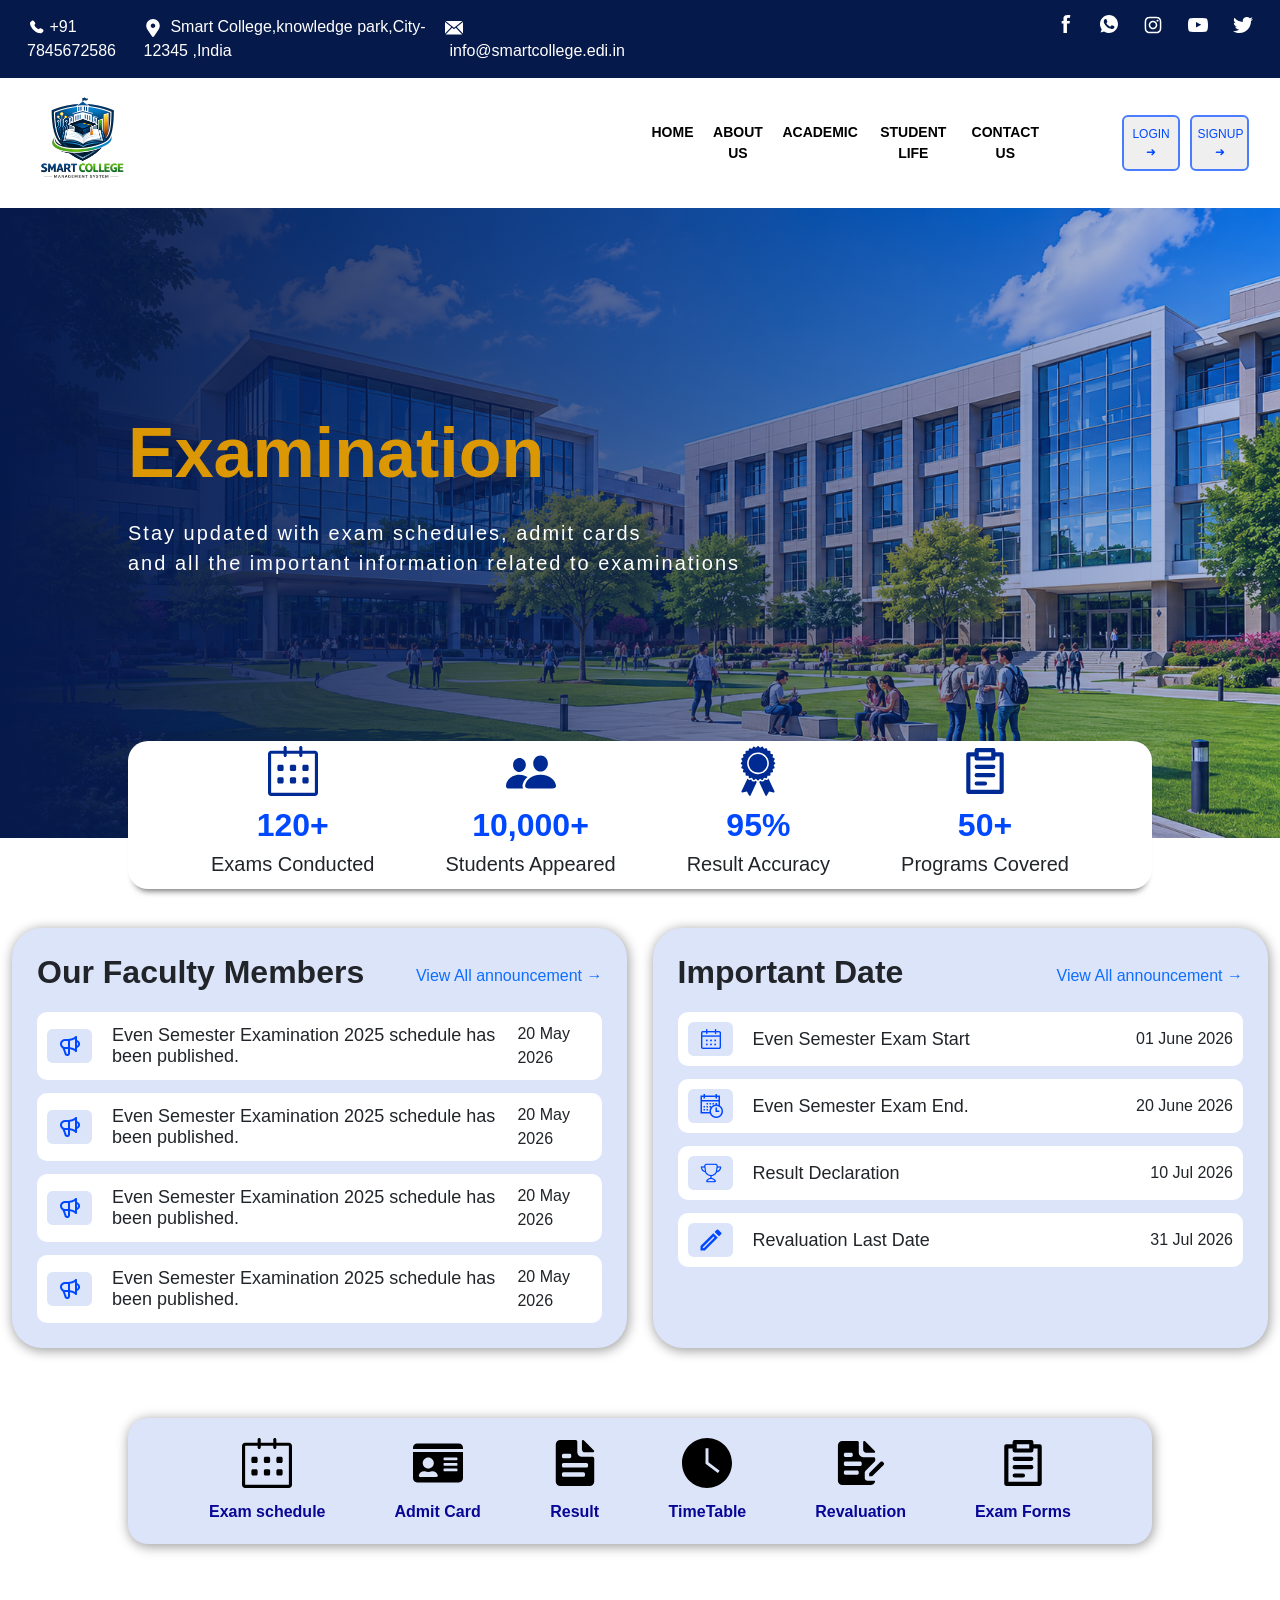
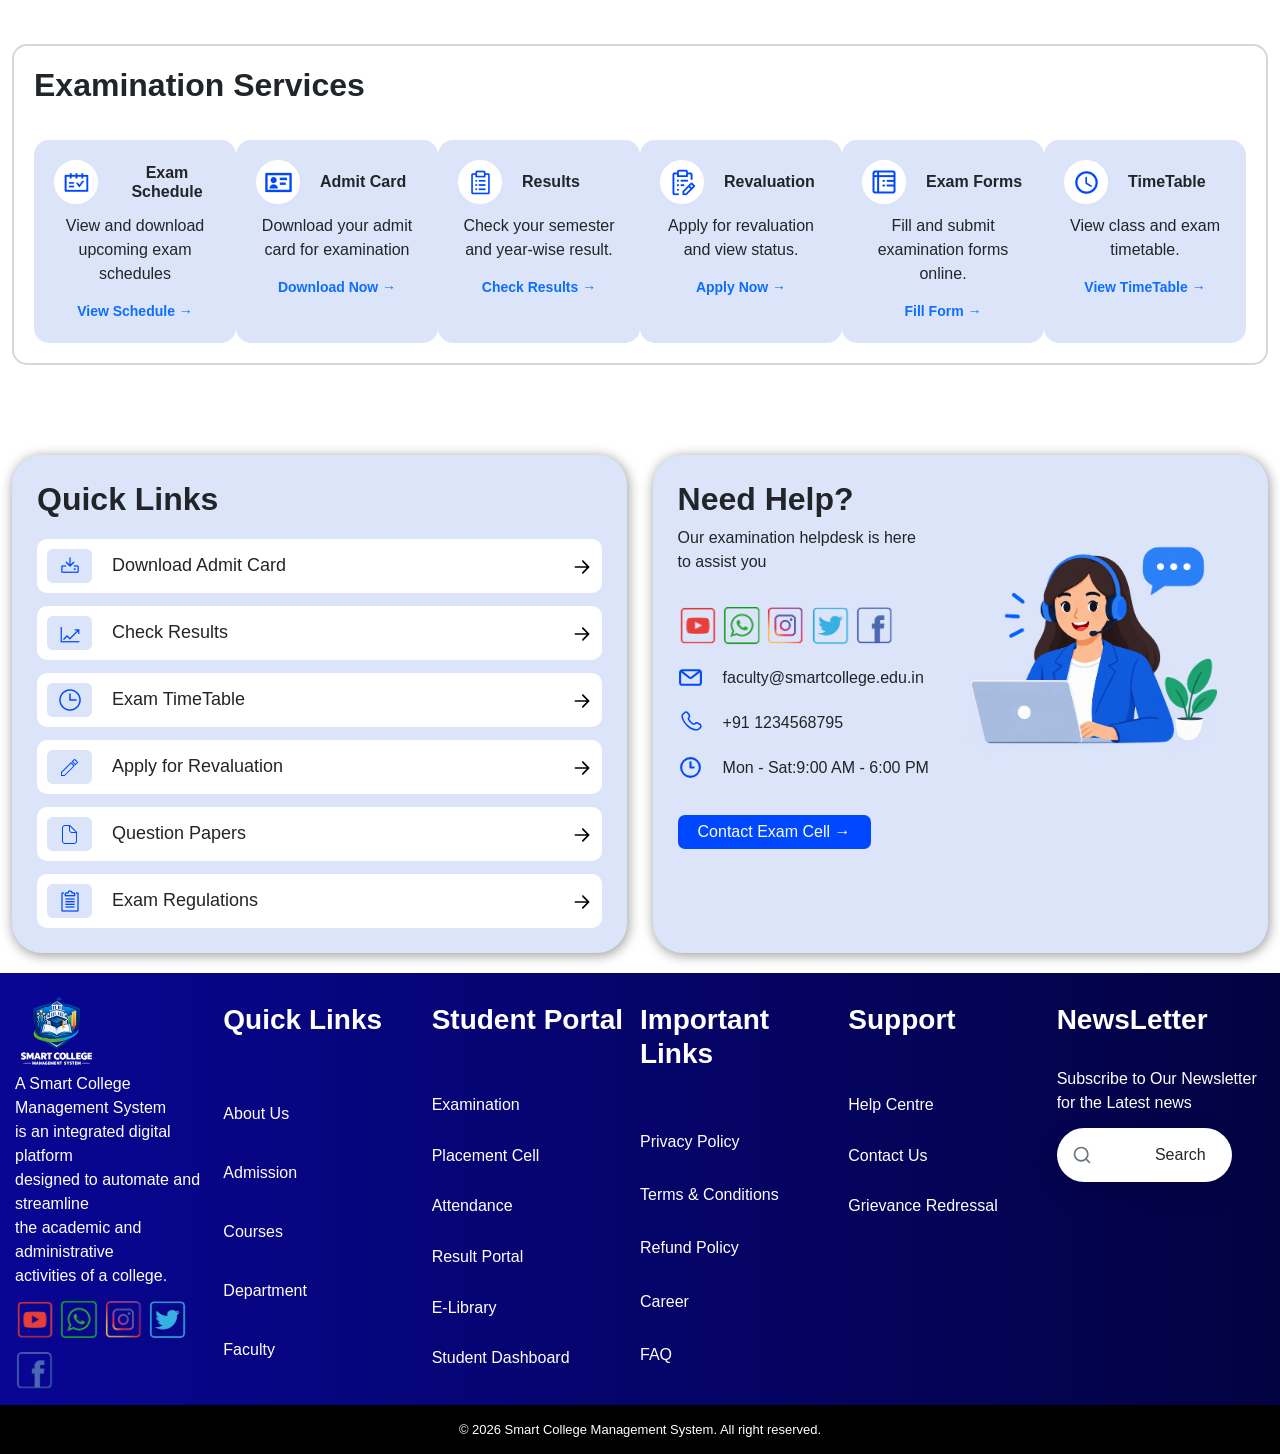
<file: examination.html>
<!DOCTYPE html>
<html lang="en">
<head>
    <meta charset="UTF-8">
    <meta name="viewport" content="width=device-width, initial-scale=1.0">
    <title>Document</title>
    <link rel="stylesheet" href="assets/CSS/examination.css">
    <link rel="stylesheet" href="assets/CSS/bootstrap/bootstrap.min(css).css">
</head>
<body>
      <div id="header"></div>
    <div class="container-fluid banner" style="position: relative;">
        <!-- <div class="container-fluid banner"> -->
        <div class="banner_content">
            <h1><span>Examination</span></h1>
            <p>Stay updated with exam schedules, admit cards <br>and all the important information related to examinations</p>
        </div>
    <!-- </div> -->

    <div class="container icons">
        <div>
            <div>
                <svg fill="#002A93" viewBox="0 0 1024 1024" xmlns="http://www.w3.org/2000/svg" width="50px" height="50px"><g id="SVGRepo_bgCarrier" stroke-width="0"></g><g id="SVGRepo_tracerCarrier" stroke-linecap="round" stroke-linejoin="round"></g><g id="SVGRepo_iconCarrier"><path d="M960 95.888l-256.224.001V32.113c0-17.68-14.32-32-32-32s-32 14.32-32 32v63.76h-256v-63.76c0-17.68-14.32-32-32-32s-32 14.32-32 32v63.76H64c-35.344 0-64 28.656-64 64v800c0 35.343 28.656 64 64 64h896c35.344 0 64-28.657 64-64v-800c0-35.329-28.656-63.985-64-63.985zm0 863.985H64v-800h255.776v32.24c0 17.679 14.32 32 32 32s32-14.321 32-32v-32.224h256v32.24c0 17.68 14.32 32 32 32s32-14.32 32-32v-32.24H960v799.984zM736 511.888h64c17.664 0 32-14.336 32-32v-64c0-17.664-14.336-32-32-32h-64c-17.664 0-32 14.336-32 32v64c0 17.664 14.336 32 32 32zm0 255.984h64c17.664 0 32-14.32 32-32v-64c0-17.664-14.336-32-32-32h-64c-17.664 0-32 14.336-32 32v64c0 17.696 14.336 32 32 32zm-192-128h-64c-17.664 0-32 14.336-32 32v64c0 17.68 14.336 32 32 32h64c17.664 0 32-14.32 32-32v-64c0-17.648-14.336-32-32-32zm0-255.984h-64c-17.664 0-32 14.336-32 32v64c0 17.664 14.336 32 32 32h64c17.664 0 32-14.336 32-32v-64c0-17.68-14.336-32-32-32zm-256 0h-64c-17.664 0-32 14.336-32 32v64c0 17.664 14.336 32 32 32h64c17.664 0 32-14.336 32-32v-64c0-17.68-14.336-32-32-32zm0 255.984h-64c-17.664 0-32 14.336-32 32v64c0 17.68 14.336 32 32 32h64c17.664 0 32-14.32 32-32v-64c0-17.648-14.336-32-32-32z"></path></g></svg>
            </div>
            <div>
            <h2>120+</h2>
            <h5>Exams Conducted</h5>
            </div>
        </div>

        <div>
            <svg fill="#002A93" viewBox="0 0 56 56" xmlns="http://www.w3.org/2000/svg" width="50px" height="50px"><g id="SVGRepo_bgCarrier" stroke-width="0"></g><g id="SVGRepo_tracerCarrier" stroke-linecap="round" stroke-linejoin="round"></g><g id="SVGRepo_iconCarrier"><path d="M 38.7232 28.5490 C 43.1399 28.5490 46.9403 24.6047 46.9403 19.4690 C 46.9403 14.3949 43.1193 10.6356 38.7232 10.6356 C 34.3271 10.6356 30.5061 14.4771 30.5061 19.5101 C 30.5061 24.6047 34.3066 28.5490 38.7232 28.5490 Z M 15.0784 29.0215 C 18.8994 29.0215 22.2274 25.5703 22.2274 21.1125 C 22.2274 16.6958 18.8789 13.4294 15.0784 13.4294 C 11.2575 13.4294 7.8885 16.7779 7.9090 21.1536 C 7.9090 25.5703 11.2370 29.0215 15.0784 29.0215 Z M 3.6155 47.5717 L 19.2281 47.5717 C 17.0917 44.4697 19.7006 38.2247 24.1173 34.8146 C 21.8371 33.2944 18.8994 32.1645 15.0579 32.1645 C 5.7931 32.1645 0 39.0053 0 44.6957 C 0 46.5445 1.0271 47.5717 3.6155 47.5717 Z M 25.8018 47.5717 L 51.6241 47.5717 C 54.8493 47.5717 56 46.6472 56 44.8395 C 56 39.5394 49.3644 32.2261 38.7026 32.2261 C 28.0616 32.2261 21.4262 39.5394 21.4262 44.8395 C 21.4262 46.6472 22.5766 47.5717 25.8018 47.5717 Z"></path></g></svg>
            <h2>10,000+</h2>
            <h5>Students Appeared</h5>
        </div>

        <div>
            <svg fill="#002A93" width="50px" height="50px" version="1.1" id="Layer_1" xmlns="http://www.w3.org/2000/svg" xmlns:xlink="http://www.w3.org/1999/xlink" viewBox="0 0 481.939 481.939" xml:space="preserve"><g id="SVGRepo_bgCarrier" stroke-width="0"></g><g id="SVGRepo_tracerCarrier" stroke-linecap="round" stroke-linejoin="round"></g><g id="SVGRepo_iconCarrier"> <g> <g> <path d="M407.633,166.747c0.001-1.958-0.75-3.916-2.18-5.272l-14.446-14.467l10.253-17.687c2.036-3.537,0.834-8.206-2.778-10.242 l-17.687-10.253l5.36-19.648c1.057-4.065-1.349-8.208-5.339-9.265l-19.723-5.285l0.015-20.405 c0.003-4.141-3.383-7.532-7.524-7.535l-20.405-0.015l-5.256-19.731c-0.526-1.883-1.804-3.54-3.536-4.52 c-1.731-1.055-3.764-1.283-5.646-0.757l-19.731,5.256L288.783,9.221c-0.978-1.732-2.633-3.014-4.515-3.542 c-1.957-0.529-3.99-0.229-5.723,0.749l-17.702,10.227L246.397,2.187c-1.354-1.356-3.311-2.186-5.269-2.187 c-2.033-0.001-3.916,0.825-5.347,2.18l-14.467,14.446L203.703,6.373c-1.731-0.98-3.839-1.283-5.722-0.757 c-1.958,0.526-3.615,1.804-4.596,3.536l-10.178,17.687l-19.723-5.285c-3.99-1.132-8.133,1.274-9.265,5.264l-5.285,19.723 l-20.405-0.015c-4.141-0.003-7.532,3.383-7.535,7.524l-0.015,20.405l-19.731,5.256c-1.883,0.526-3.54,1.805-4.52,3.536 c-1.055,1.731-1.283,3.764-0.757,5.722l5.256,19.656L83.527,118.85c-1.732,0.978-3.014,2.633-3.467,4.59 c-0.528,1.882-0.304,3.915,0.749,5.648l10.152,17.702l-14.392,14.446c-1.432,1.354-2.261,3.311-2.263,5.269 c-0.001,2.033,0.825,3.916,2.255,5.347l14.371,14.467l-10.178,17.611c-1.055,1.731-1.283,3.839-0.757,5.722 c0.45,1.958,1.729,3.615,3.46,4.595l17.687,10.253l-5.285,19.648c-0.528,1.957-0.304,3.99,0.749,5.723 c0.978,1.732,2.633,3.014,4.515,3.542l19.723,5.285l-0.015,20.405c-0.003,4.141,3.383,7.532,7.524,7.535l20.405,0.015 l5.256,19.731c1.127,3.991,5.266,6.404,9.257,5.277l19.731-5.256l10.152,17.701c2.106,3.616,6.698,4.824,10.313,2.718 l17.626-10.152l14.446,14.467c1.43,1.356,3.311,2.186,5.344,2.187c1.958,0.001,3.916-0.825,5.272-2.18l14.467-14.446 l17.687,10.178c3.537,2.111,8.206,0.909,10.242-2.703l10.253-17.687l19.723,5.285c1.882,0.528,3.915,0.304,5.648-0.749 c1.732-0.978,3.014-2.633,3.542-4.515l5.285-19.723l20.405,0.015c4.141,0.003,7.532-3.383,7.535-7.524l0.015-20.405l19.731-5.256 c3.991-1.126,6.404-5.191,5.353-9.257l-5.332-19.656l17.702-10.227c3.616-2.106,4.824-6.698,2.793-10.313l-10.227-17.626 l14.467-14.446C406.877,170.662,407.632,168.78,407.633,166.747z M240.909,271.367c-57.736-0.042-104.672-47.047-104.63-104.782 S183.326,61.91,241.061,61.952c57.735,0.042,104.671,47.05,104.629,104.785C345.649,224.473,298.644,271.409,240.909,271.367z"></path> </g> </g> <g> <g> <path d="M399.757,436.896l-58.183-124.704c-1.894,5.073-5.387,9.346-9.997,11.947c-3.046,1.861-7.025,2.973-11.083,2.97 c-2.044-0.001-4.081-0.286-6.051-0.843l-8.388-2.245l-4.476,7.71c-3.888,6.887-11.391,11.253-19.501,11.247 c-4.036-0.003-8.007-1.094-11.469-3.159l-7.504-4.314l-6.306,6.297c-1.634,1.636-3.565,2.907-5.608,3.962l61.496,131.804 c1.203,2.561,3.686,4.219,6.547,4.372l0.301,0c2.711,0.002,5.196-1.427,6.553-3.835l21.939-38.459l43.59,7.862 c2.786,0.529,5.572-0.598,7.306-2.781C400.656,442.469,400.96,439.457,399.757,436.896z"></path> </g> </g> <g> <g> <path d="M225.181,342.069l-6.576-6.582l-7.613,4.388c-3.413,1.983-7.355,3.046-11.341,3.043 c-7.992-0.006-15.468-4.305-19.499-11.22l-4.458-7.764l-8.538,2.277c-1.772,0.502-3.832,0.788-5.898,0.786 c-9.44-0.007-17.833-6.042-21.099-14.826L81.79,436.666c-1.207,2.559-0.832,5.571,0.823,7.831c1.73,2.185,4.515,3.316,7.302,2.791 l43.676-7.799l21.883,38.491c1.278,2.41,3.837,3.843,6.548,3.845l0.301,0c2.786-0.149,5.272-1.803,6.478-4.362l61.744-131.7 C228.628,344.773,226.793,343.595,225.181,342.069z"></path> </g> </g> <g> <g> <path d="M241.051,77.011c-49.434-0.036-89.677,40.152-89.713,89.585c-0.036,49.43,40.148,89.677,89.582,89.713 c49.434,0.036,89.676-40.153,89.712-89.582C330.668,117.293,290.484,77.047,241.051,77.011z"></path> </g> </g> </g></svg>
            <h2>95%</h2>
            <h5>Result Accuracy</h5>
        </div>

        <div>
            <svg fill="#002A93" viewBox="0 0 24 24" xmlns="http://www.w3.org/2000/svg" width="50px" height="50px"><g id="SVGRepo_bgCarrier" stroke-width="0"></g><g id="SVGRepo_tracerCarrier" stroke-linecap="round" stroke-linejoin="round"></g><g id="SVGRepo_iconCarrier"><path d="M21,4a1,1,0,0,0-1-1H17V2a1,1,0,0,0-1-1H8A1,1,0,0,0,7,2V3H4A1,1,0,0,0,3,4V22a1,1,0,0,0,1,1H20a1,1,0,0,0,1-1ZM9,3h6V5H9ZM19,21H5V5H7V6A1,1,0,0,0,8,7h8a1,1,0,0,0,1-1V5h2Zm-6-3a1,1,0,0,1-1,1H8a1,1,0,0,1,0-2h4A1,1,0,0,1,13,18Zm4-4a1,1,0,0,1-1,1H8a1,1,0,0,1,0-2h8A1,1,0,0,1,17,14Zm0-4a1,1,0,0,1-1,1H8A1,1,0,0,1,8,9h8A1,1,0,0,1,17,10Z"></path></g></svg>
            <h2>50+</h2>
            <h5>Programs Covered</h5>
        </div>

        </div>
    </div>
                <div class="cl"></div>
    

        <div class="container-fluid campus">
        <div class="col-6 box">
            <div class="head">
                <h2 style="font-weight: bold;">Our Faculty Members</h2>
                <a href="#" style="text-decoration: none;">View All announcement  →</a>
            </div>

            <div class="small_box">
                <div class="content">
                    <img src="assets/IMG/speaker.png" alt="">
                    <h5>Even Semester Examination 2025 schedule has been published.</h5>
                </div>
                <div>
                    <p>20 May 2026</p>
                </div>
            </div>

            <div class="small_box">
                <div class="content">
                    <img src="assets/IMG/speaker.png" alt="">
                    <h5>Even Semester Examination 2025 schedule has been published.</h5>
                </div>
                <div>
                    <p>20 May 2026</p>
                </div>
            </div>

            <div class="small_box">
                <div class="content">
                    <img src="assets/IMG/speaker.png" alt="">
                    <h5>Even Semester Examination 2025 schedule has been published.</h5>
                </div>
                <div>
                    <p>20 May 2026</p>
                </div>
            </div>

            <div class="small_box">
                <div class="content">
                    <img src="assets/IMG/speaker.png" alt="">
                    <h5>Even Semester Examination 2025 schedule has been published.</h5>
                </div>
                <div>
                    <p>20 May 2026</p>
                </div>
            </div>

    </div>
    <div class="col-6 box">
        <div class="head">
                <h2 style="font-weight: bold;">Important Date</h2>
                <a href="#" style="text-decoration: none;">View All announcement  →</a>
            </div>

            <div class="small_box">
                <div class="content">
                    <img src="assets/IMG/calender1.png" alt="">
                    <h5>Even Semester Exam Start</h5>
                </div>
                <div>
                    <p>01 June 2026</p>
                </div>
            </div>

            <div class="small_box">
                <div class="content">
                    <img src="assets/IMG/calender_clock.png" alt="">
                    <h5>Even Semester Exam End.</h5>
                </div>
                <div>
                    <p>20 June 2026</p>
                </div>
            </div>

            <div class="small_box">
                <div class="content">
                    <img src="assets/IMG/trophy2.png" alt="">
                    <h5>Result Declaration</h5>
                </div>
                <div>
                    <p>10 Jul 2026</p>
                </div>
            </div>

            <div class="small_box">
                <div class="content">
                    <img src="assets/IMG/pen.png" alt="">
                    <h5>Revaluation Last Date</h5>
                </div>
                <div>
                    <p>31 Jul 2026</p>
                </div>
            </div>
            <div class="cl"></div>
    </div>
    </div>

    <div class="container exam_schedule">
        <div>
            <svg fill="#000000" viewBox="0 0 1024 1024" xmlns="http://www.w3.org/2000/svg" width="50px" height="50px"><g id="SVGRepo_bgCarrier" stroke-width="0"></g><g id="SVGRepo_tracerCarrier" stroke-linecap="round" stroke-linejoin="round"></g><g id="SVGRepo_iconCarrier"><path d="M960 95.888l-256.224.001V32.113c0-17.68-14.32-32-32-32s-32 14.32-32 32v63.76h-256v-63.76c0-17.68-14.32-32-32-32s-32 14.32-32 32v63.76H64c-35.344 0-64 28.656-64 64v800c0 35.343 28.656 64 64 64h896c35.344 0 64-28.657 64-64v-800c0-35.329-28.656-63.985-64-63.985zm0 863.985H64v-800h255.776v32.24c0 17.679 14.32 32 32 32s32-14.321 32-32v-32.224h256v32.24c0 17.68 14.32 32 32 32s32-14.32 32-32v-32.24H960v799.984zM736 511.888h64c17.664 0 32-14.336 32-32v-64c0-17.664-14.336-32-32-32h-64c-17.664 0-32 14.336-32 32v64c0 17.664 14.336 32 32 32zm0 255.984h64c17.664 0 32-14.32 32-32v-64c0-17.664-14.336-32-32-32h-64c-17.664 0-32 14.336-32 32v64c0 17.696 14.336 32 32 32zm-192-128h-64c-17.664 0-32 14.336-32 32v64c0 17.68 14.336 32 32 32h64c17.664 0 32-14.32 32-32v-64c0-17.648-14.336-32-32-32zm0-255.984h-64c-17.664 0-32 14.336-32 32v64c0 17.664 14.336 32 32 32h64c17.664 0 32-14.336 32-32v-64c0-17.68-14.336-32-32-32zm-256 0h-64c-17.664 0-32 14.336-32 32v64c0 17.664 14.336 32 32 32h64c17.664 0 32-14.336 32-32v-64c0-17.68-14.336-32-32-32zm0 255.984h-64c-17.664 0-32 14.336-32 32v64c0 17.68 14.336 32 32 32h64c17.664 0 32-14.32 32-32v-64c0-17.648-14.336-32-32-32z"></path></g></svg>
            <p>Exam schedule</p>
        </div>
        <div>
            <svg fill="#000000" viewBox="0 -32 576 576" xmlns="http://www.w3.org/2000/svg" width="50px" height="50px"><g id="SVGRepo_bgCarrier" stroke-width="0"></g><g id="SVGRepo_tracerCarrier" stroke-linecap="round" stroke-linejoin="round"></g><g id="SVGRepo_iconCarrier"><path d="M528 32H48C21.5 32 0 53.5 0 80v16h576V80c0-26.5-21.5-48-48-48zM0 432c0 26.5 21.5 48 48 48h480c26.5 0 48-21.5 48-48V128H0v304zm352-232c0-4.4 3.6-8 8-8h144c4.4 0 8 3.6 8 8v16c0 4.4-3.6 8-8 8H360c-4.4 0-8-3.6-8-8v-16zm0 64c0-4.4 3.6-8 8-8h144c4.4 0 8 3.6 8 8v16c0 4.4-3.6 8-8 8H360c-4.4 0-8-3.6-8-8v-16zm0 64c0-4.4 3.6-8 8-8h144c4.4 0 8 3.6 8 8v16c0 4.4-3.6 8-8 8H360c-4.4 0-8-3.6-8-8v-16zM176 192c35.3 0 64 28.7 64 64s-28.7 64-64 64-64-28.7-64-64 28.7-64 64-64zM67.1 396.2C75.5 370.5 99.6 352 128 352h8.2c12.3 5.1 25.7 8 39.8 8s27.6-2.9 39.8-8h8.2c28.4 0 52.5 18.5 60.9 44.2 3.2 9.9-5.2 19.8-15.6 19.8H82.7c-10.4 0-18.8-10-15.6-19.8z"></path></g></svg>
            <p>Admit Card</p>
        </div>
        <div>
            <svg viewBox="0 0 52 52" xmlns="http://www.w3.org/2000/svg" fill="#000000" width="50px" height="50px"><g id="SVGRepo_bgCarrier" stroke-width="0"></g><g id="SVGRepo_tracerCarrier" stroke-linecap="round" stroke-linejoin="round"></g><g id="SVGRepo_iconCarrier"> <rect fill="none" height="4.8" rx="1.6" width="27.2" x="12.4" y="26"></rect> <rect fill="none" height="4.8" rx="1.6" width="24" x="12.4" y="35.6"></rect> <g> <path d="m36.4 14.8h8.48a1.09 1.09 0 0 0 1.12-1.12 1 1 0 0 0 -.32-.8l-10.56-10.56a1 1 0 0 0 -.8-.32 1.09 1.09 0 0 0 -1.12 1.12v8.48a3.21 3.21 0 0 0 3.2 3.2z"></path> <path d="m44.4 19.6h-11.2a4.81 4.81 0 0 1 -4.8-4.8v-11.2a1.6 1.6 0 0 0 -1.6-1.6h-16a4.81 4.81 0 0 0 -4.8 4.8v38.4a4.81 4.81 0 0 0 4.8 4.8h30.4a4.81 4.81 0 0 0 4.8-4.8v-24a1.6 1.6 0 0 0 -1.6-1.6zm-32-1.6a1.62 1.62 0 0 1 1.6-1.55h6.55a1.56 1.56 0 0 1 1.57 1.55v1.59a1.63 1.63 0 0 1 -1.59 1.58h-6.53a1.55 1.55 0 0 1 -1.58-1.58zm24 20.77a1.6 1.6 0 0 1 -1.6 1.6h-20.8a1.6 1.6 0 0 1 -1.6-1.6v-1.57a1.6 1.6 0 0 1 1.6-1.6h20.8a1.6 1.6 0 0 1 1.6 1.6zm3.2-9.6a1.6 1.6 0 0 1 -1.6 1.63h-24a1.6 1.6 0 0 1 -1.6-1.6v-1.6a1.6 1.6 0 0 1 1.6-1.6h24a1.6 1.6 0 0 1 1.6 1.6z"></path> </g> </g></svg>
            <p>Result</p>
        </div>
        <div>
            <svg fill="#000000" viewBox="0 0 1920 1920" xmlns="http://www.w3.org/2000/svg" width="50px" height="50px"><g id="SVGRepo_bgCarrier" stroke-width="0"></g><g id="SVGRepo_tracerCarrier" stroke-linecap="round" stroke-linejoin="round"></g><g id="SVGRepo_iconCarrier"> <path d="M1377.882 1344 903.53 988.235v-592.94h112.942v536.47l429.176 321.77-67.765 90.465ZM960 0C430.645 0 0 430.645 0 960c0 529.242 430.645 960 960 960 529.242 0 960-430.758 960-960 0-529.355-430.758-960-960-960Z" fill-rule="evenodd"></path> </g></svg>
            <p>TimeTable</p>
        </div>
        <div>
            <svg fill="#000000" xmlns="http://www.w3.org/2000/svg" viewBox="0 0 52 52" enable-background="new 0 0 52 52" xml:space="preserve" width="50px" height="50px"><g id="SVGRepo_bgCarrier" stroke-width="0"></g><g id="SVGRepo_tracerCarrier" stroke-linecap="round" stroke-linejoin="round"></g><g id="SVGRepo_iconCarrier"> <g> <path d="M31.4,15.3h8.2c0.6,0,1.1-0.5,1.1-1.1l0,0c0-0.3-0.1-0.5-0.3-0.8L30.2,3.3C29.9,3.1,29.7,3,29.4,3l0,0 c-0.6,0-1.1,0.5-1.1,1.1v8.1C28.3,13.9,29.7,15.3,31.4,15.3z"></path> <path d="M49.5,25.7l-0.9-0.9c-0.6-0.6-1.5-0.6-2.2,0L34.5,36.7c-0.1,0.1,0,0.2,0,0.3v2.5c0,0.2,0,0.4,0.2,0.4h2.6 c0.1,0,0.2-0.1,0.3-0.1L49.5,28C50.2,27.2,50.2,26.3,49.5,25.7z"></path> <path d="M39.9,44.4h-1.8h-3.6h-1.7c-1.6,0-2.9-1.3-2.9-2.9v-5.4c0-0.8,0.2-1.6,0.9-2.1l9.5-9.5 c0.3-0.3,0.5-0.7,0.5-1.1v-2c0-0.8-0.7-1.5-1.5-1.5H28.3c-2.6,0-4.6-2.1-4.6-4.6V4.5C23.7,3.7,23,3,22.1,3H6.6C4.1,3,2,5.1,2,7.6 v36.8C2,46.9,4.1,49,6.6,49h29.4c2.2,0,4.2-1.6,4.6-3.7C40.7,44.9,40.3,44.4,39.9,44.4z M8.2,16.8c0-0.8,0.7-1.5,1.5-1.5h6.2 c0.9,0,1.5,0.7,1.5,1.5v1.5c0,0.8-0.7,1.5-1.5,1.5H9.7c-0.9,0-1.5-0.7-1.5-1.5V16.8z M23.7,36.7c0,0.8-0.7,1.5-1.5,1.5H9.7 c-0.9,0-1.5-0.7-1.5-1.5v-1.5c0-0.8,0.7-1.5,1.5-1.5h12.4c0.9,0,1.5,0.7,1.5,1.5V36.7z M26.8,27.5c0,0.8-0.7,1.5-1.5,1.5H9.7 c-0.9,0-1.5-0.7-1.5-1.5V26c0-0.8,0.7-1.5,1.5-1.5h15.5c0.9,0,1.5,0.7,1.5,1.5V27.5z"></path> </g> </g></svg>
            <p>Revaluation</p>
        </div>
        <div>
            <svg fill="#000000" viewBox="0 0 24 24" xmlns="http://www.w3.org/2000/svg" width="50px" height="50px"><g id="SVGRepo_bgCarrier" stroke-width="0"></g><g id="SVGRepo_tracerCarrier" stroke-linecap="round" stroke-linejoin="round"></g><g id="SVGRepo_iconCarrier"><path d="M21,4a1,1,0,0,0-1-1H17V2a1,1,0,0,0-1-1H8A1,1,0,0,0,7,2V3H4A1,1,0,0,0,3,4V22a1,1,0,0,0,1,1H20a1,1,0,0,0,1-1ZM9,3h6V5H9ZM19,21H5V5H7V6A1,1,0,0,0,8,7h8a1,1,0,0,0,1-1V5h2Zm-6-3a1,1,0,0,1-1,1H8a1,1,0,0,1,0-2h4A1,1,0,0,1,13,18Zm4-4a1,1,0,0,1-1,1H8a1,1,0,0,1,0-2h8A1,1,0,0,1,17,14Zm0-4a1,1,0,0,1-1,1H8A1,1,0,0,1,8,9h8A1,1,0,0,1,17,10Z"></path></g></svg>
            <p>Exam Forms</p>
        </div>
    </div>

    <div class="container-fluid" style="margin-top: 100px;">
        <div style="border: 2px solid #D7D7D7;padding: 20px;border-radius: 15px;">
        <h2 style="font-weight: bold;">Examination Services</h2>
        <div>
            <div class="Service_content">

                <div class="schedules">
                    <div class="scheduleicons">
                    <img src="assets/IMG/examicon1.png" alt="">
                    <h6>Exam Schedule</h6>
                    </div>
                    <p>View and download upcoming exam schedules</p>
                    <a href="#">View Schedule  →</a>
                </div>
                <div class="schedules">
                    <div class="scheduleicons">
                    <img src="assets/IMG/examicon2.png" alt="">
                    <h6>Admit Card</h6>
                    </div>
                    <p>Download your admit card for examination</p>
                    <a href="#">Download Now  →</a>
                </div>
                <div class="schedules">
                    <div class="scheduleicons">
                    <img src="assets/IMG/examicon3.png" alt="">
                    <h6>Results</h6>
                    </div>
                    <p>Check your semester and year-wise result.</p>
                    <a href="#">Check Results  →</a>
                </div>
                <div class="schedules">
                    <div class="scheduleicons">
                    <img src="assets/IMG/examicon4.png" alt="">
                    <h6>Revaluation</h6>
                    </div>
                    <p>Apply for  revaluation and view status.</p>
                    <a href="#">Apply Now  →</a>
                </div>
                <div class="schedules">
                    <div class="scheduleicons">
                    <img src="assets/IMG/examicon5.png" alt="">
                    <h6>Exam Forms</h6>
                    </div>
                    <p>Fill and submit examination forms online.</p>
                    <a href="#">Fill Form  →</a>
                </div>
                <div class="schedules">
                    <div class="scheduleicons">
                    <img src="assets/IMG/examicon6.png" alt="">
                    <h6>TimeTable</h6>
                    </div>
                    <p>View class and exam timetable.</p>
                    <a href="#">View TimeTable  →</a>
                </div>

            </div>
        </div>
    </div>
    </div>



            <div class="container-fluid campus">
        <div class="col-6 box">
            <div class="head">
                <h2 style="font-weight: bold;">Quick Links</h2>
            </div>

            <div class="small_box">
                <div class="content">
                    <img src="assets/IMG/linkicon1.png" alt="">
                    <h5>Download Admit Card</h5>
                </div>
                <div>
                    <svg viewBox="0 0 24 24" fill="none" xmlns="http://www.w3.org/2000/svg" width="20px" height="20px"><g id="SVGRepo_bgCarrier" stroke-width="0"></g><g id="SVGRepo_tracerCarrier" stroke-linecap="round" stroke-linejoin="round"></g><g id="SVGRepo_iconCarrier"> <path fill-rule="evenodd" clip-rule="evenodd" d="M12.2929 4.29289C12.6834 3.90237 13.3166 3.90237 13.7071 4.29289L20.7071 11.2929C21.0976 11.6834 21.0976 12.3166 20.7071 12.7071L13.7071 19.7071C13.3166 20.0976 12.6834 20.0976 12.2929 19.7071C11.9024 19.3166 11.9024 18.6834 12.2929 18.2929L17.5858 13H4C3.44772 13 3 12.5523 3 12C3 11.4477 3.44772 11 4 11H17.5858L12.2929 5.70711C11.9024 5.31658 11.9024 4.68342 12.2929 4.29289Z" fill="#000000"></path> </g></svg>
                </div>
            </div>

            <div class="small_box">
                <div class="content">
                    <img src="assets/IMG/linkicon2.png" alt="">
                    <h5>Check Results</h5>
                </div>
                <div>
                    <svg viewBox="0 0 24 24" fill="none" xmlns="http://www.w3.org/2000/svg" width="20px" height="20px"><g id="SVGRepo_bgCarrier" stroke-width="0"></g><g id="SVGRepo_tracerCarrier" stroke-linecap="round" stroke-linejoin="round"></g><g id="SVGRepo_iconCarrier"> <path fill-rule="evenodd" clip-rule="evenodd" d="M12.2929 4.29289C12.6834 3.90237 13.3166 3.90237 13.7071 4.29289L20.7071 11.2929C21.0976 11.6834 21.0976 12.3166 20.7071 12.7071L13.7071 19.7071C13.3166 20.0976 12.6834 20.0976 12.2929 19.7071C11.9024 19.3166 11.9024 18.6834 12.2929 18.2929L17.5858 13H4C3.44772 13 3 12.5523 3 12C3 11.4477 3.44772 11 4 11H17.5858L12.2929 5.70711C11.9024 5.31658 11.9024 4.68342 12.2929 4.29289Z" fill="#000000"></path> </g></svg>
                </div>
            </div>

            <div class="small_box">
                <div class="content">
                    <img src="assets/IMG/linkicon3.png" alt="">
                    <h5>Exam TimeTable</h5>
                </div>
                <div>
                    <svg viewBox="0 0 24 24" fill="none" xmlns="http://www.w3.org/2000/svg" width="20px" height="20px"><g id="SVGRepo_bgCarrier" stroke-width="0"></g><g id="SVGRepo_tracerCarrier" stroke-linecap="round" stroke-linejoin="round"></g><g id="SVGRepo_iconCarrier"> <path fill-rule="evenodd" clip-rule="evenodd" d="M12.2929 4.29289C12.6834 3.90237 13.3166 3.90237 13.7071 4.29289L20.7071 11.2929C21.0976 11.6834 21.0976 12.3166 20.7071 12.7071L13.7071 19.7071C13.3166 20.0976 12.6834 20.0976 12.2929 19.7071C11.9024 19.3166 11.9024 18.6834 12.2929 18.2929L17.5858 13H4C3.44772 13 3 12.5523 3 12C3 11.4477 3.44772 11 4 11H17.5858L12.2929 5.70711C11.9024 5.31658 11.9024 4.68342 12.2929 4.29289Z" fill="#000000"></path> </g></svg>
                </div>
            </div>

            <div class="small_box">
                <div class="content">
                    <img src="assets/IMG/linkicon4.png" alt="">
                    <h5>Apply for Revaluation</h5>
                </div>
                <div>
                    <svg viewBox="0 0 24 24" fill="none" xmlns="http://www.w3.org/2000/svg" width="20px" height="20px"><g id="SVGRepo_bgCarrier" stroke-width="0"></g><g id="SVGRepo_tracerCarrier" stroke-linecap="round" stroke-linejoin="round"></g><g id="SVGRepo_iconCarrier"> <path fill-rule="evenodd" clip-rule="evenodd" d="M12.2929 4.29289C12.6834 3.90237 13.3166 3.90237 13.7071 4.29289L20.7071 11.2929C21.0976 11.6834 21.0976 12.3166 20.7071 12.7071L13.7071 19.7071C13.3166 20.0976 12.6834 20.0976 12.2929 19.7071C11.9024 19.3166 11.9024 18.6834 12.2929 18.2929L17.5858 13H4C3.44772 13 3 12.5523 3 12C3 11.4477 3.44772 11 4 11H17.5858L12.2929 5.70711C11.9024 5.31658 11.9024 4.68342 12.2929 4.29289Z" fill="#000000"></path> </g></svg>
                </div>
            </div>

            <div class="small_box">
                <div class="content">
                    <img src="assets/IMG/linkicon5.png" alt="">
                    <h5>Question Papers</h5>
                </div>
                <div>
                    <svg viewBox="0 0 24 24" fill="none" xmlns="http://www.w3.org/2000/svg" width="20px" height="20px"><g id="SVGRepo_bgCarrier" stroke-width="0"></g><g id="SVGRepo_tracerCarrier" stroke-linecap="round" stroke-linejoin="round"></g><g id="SVGRepo_iconCarrier"> <path fill-rule="evenodd" clip-rule="evenodd" d="M12.2929 4.29289C12.6834 3.90237 13.3166 3.90237 13.7071 4.29289L20.7071 11.2929C21.0976 11.6834 21.0976 12.3166 20.7071 12.7071L13.7071 19.7071C13.3166 20.0976 12.6834 20.0976 12.2929 19.7071C11.9024 19.3166 11.9024 18.6834 12.2929 18.2929L17.5858 13H4C3.44772 13 3 12.5523 3 12C3 11.4477 3.44772 11 4 11H17.5858L12.2929 5.70711C11.9024 5.31658 11.9024 4.68342 12.2929 4.29289Z" fill="#000000"></path> </g></svg>
                </div>
            </div>

            <div class="small_box">
                <div class="content">
                    <img src="assets/IMG/linkicon6.png" alt="">
                    <h5>Exam Regulations</h5>
                </div>
                <div>
                    <svg viewBox="0 0 24 24" fill="none" xmlns="http://www.w3.org/2000/svg" width="20px" height="20px"><g id="SVGRepo_bgCarrier" stroke-width="0"></g><g id="SVGRepo_tracerCarrier" stroke-linecap="round" stroke-linejoin="round"></g><g id="SVGRepo_iconCarrier"> <path fill-rule="evenodd" clip-rule="evenodd" d="M12.2929 4.29289C12.6834 3.90237 13.3166 3.90237 13.7071 4.29289L20.7071 11.2929C21.0976 11.6834 21.0976 12.3166 20.7071 12.7071L13.7071 19.7071C13.3166 20.0976 12.6834 20.0976 12.2929 19.7071C11.9024 19.3166 11.9024 18.6834 12.2929 18.2929L17.5858 13H4C3.44772 13 3 12.5523 3 12C3 11.4477 3.44772 11 4 11H17.5858L12.2929 5.70711C11.9024 5.31658 11.9024 4.68342 12.2929 4.29289Z" fill="#000000"></path> </g></svg>
                </div>
            </div>

    </div>
    <div class="col-6 box2">
                <h2 style="font-weight: bold;">Need Help?</h2>
                <p>Our examination helpdesk is here <br>to assist you</p>
                <div style="margin-top: 20px;">
                    <img src="assets/IMG/youtube.png" alt="" style="width: 40px; padding-top: 12px;">
                    <img src="assets/IMG/whatsapp.png" alt="" style="width: 40px; padding-top: 12px;">
                    <img src="assets/IMG/instagram.png" alt="" style="width: 40px; padding-top: 12px;">
                    <img src="assets/IMG/twitter.png" alt="" style="width: 40px; padding-top: 12px;">
                    <img src="assets/IMG/facebook.png" alt="" style="width: 40px; padding-top: 12px;">
                </div>
                <div class="cnticon">
                                <svg viewBox="0 0 24 24" fill="none" xmlns="http://www.w3.org/2000/svg" width="25px" height="25px"><g id="SVGRepo_bgCarrier" stroke-width="0"></g><g id="SVGRepo_tracerCarrier" stroke-linecap="round" stroke-linejoin="round"></g><g id="SVGRepo_iconCarrier"> <path fill-rule="evenodd" clip-rule="evenodd" d="M20 4C21.6569 4 23 5.34315 23 7V17C23 18.6569 21.6569 20 20 20H4C2.34315 20 1 18.6569 1 17V7C1 5.34315 2.34315 4 4 4H20ZM19.2529 6H4.74718L11.3804 11.2367C11.7437 11.5236 12.2563 11.5236 12.6197 11.2367L19.2529 6ZM3 7.1688V17C3 17.5523 3.44772 18 4 18H20C20.5523 18 21 17.5523 21 17V7.16882L13.8589 12.8065C12.769 13.667 11.231 13.667 10.1411 12.8065L3 7.1688Z" fill="#0048FF"></path> </g></svg>
                                <p>faculty@smartcollege.edu.in</p>
                            </div>
                            <div class="cnticon">
                                <svg viewBox="0 0 24 24" fill="none" xmlns="http://www.w3.org/2000/svg" width="25px" height="25px"><g id="SVGRepo_bgCarrier" stroke-width="0"></g><g id="SVGRepo_tracerCarrier" stroke-linecap="round" stroke-linejoin="round"></g><g id="SVGRepo_iconCarrier"> <path d="M16.1007 13.359L15.5719 12.8272H15.5719L16.1007 13.359ZM16.5562 12.9062L17.085 13.438H17.085L16.5562 12.9062ZM18.9728 12.5894L18.6146 13.2483L18.9728 12.5894ZM20.8833 13.628L20.5251 14.2869L20.8833 13.628ZM21.4217 16.883L21.9505 17.4148L21.4217 16.883ZM20.0011 18.2954L19.4723 17.7636L20.0011 18.2954ZM18.6763 18.9651L18.7459 19.7119H18.7459L18.6763 18.9651ZM8.81536 14.7266L9.34418 14.1947L8.81536 14.7266ZM4.00289 5.74561L3.2541 5.78816L3.2541 5.78816L4.00289 5.74561ZM10.4775 7.19738L11.0063 7.72922H11.0063L10.4775 7.19738ZM10.6342 4.54348L11.2346 4.09401L10.6342 4.54348ZM9.37326 2.85908L8.77286 3.30855V3.30855L9.37326 2.85908ZM6.26145 2.57483L6.79027 3.10667H6.79027L6.26145 2.57483ZM4.69185 4.13552L4.16303 3.60368H4.16303L4.69185 4.13552ZM12.0631 11.4972L12.5919 10.9654L12.0631 11.4972ZM16.6295 13.8909L17.085 13.438L16.0273 12.3743L15.5719 12.8272L16.6295 13.8909ZM18.6146 13.2483L20.5251 14.2869L21.2415 12.9691L19.331 11.9305L18.6146 13.2483ZM20.8929 16.3511L19.4723 17.7636L20.5299 18.8273L21.9505 17.4148L20.8929 16.3511ZM18.6067 18.2184C17.1568 18.3535 13.4056 18.2331 9.34418 14.1947L8.28654 15.2584C12.7186 19.6653 16.9369 19.8805 18.7459 19.7119L18.6067 18.2184ZM9.34418 14.1947C5.4728 10.3453 4.83151 7.10765 4.75168 5.70305L3.2541 5.78816C3.35456 7.55599 4.14863 11.144 8.28654 15.2584L9.34418 14.1947ZM10.7195 8.01441L11.0063 7.72922L9.9487 6.66555L9.66189 6.95073L10.7195 8.01441ZM11.2346 4.09401L9.97365 2.40961L8.77286 3.30855L10.0338 4.99296L11.2346 4.09401ZM5.73263 2.04299L4.16303 3.60368L5.22067 4.66736L6.79027 3.10667L5.73263 2.04299ZM10.1907 7.48257C9.66189 6.95073 9.66117 6.95144 9.66045 6.95216C9.66021 6.9524 9.65949 6.95313 9.659 6.95362C9.65802 6.95461 9.65702 6.95561 9.65601 6.95664C9.65398 6.95871 9.65188 6.96086 9.64972 6.9631C9.64539 6.96759 9.64081 6.97245 9.63599 6.97769C9.62634 6.98816 9.61575 7.00014 9.60441 7.01367C9.58174 7.04072 9.55605 7.07403 9.52905 7.11388C9.47492 7.19377 9.41594 7.2994 9.36589 7.43224C9.26376 7.70329 9.20901 8.0606 9.27765 8.50305C9.41189 9.36833 10.0078 10.5113 11.5343 12.0291L12.5919 10.9654C11.1634 9.54499 10.8231 8.68059 10.7599 8.27309C10.7298 8.07916 10.761 7.98371 10.7696 7.96111C10.7748 7.94713 10.7773 7.9457 10.7709 7.95525C10.7677 7.95992 10.7624 7.96723 10.7541 7.97708C10.75 7.98201 10.7451 7.98759 10.7394 7.99381C10.7365 7.99692 10.7335 8.00019 10.7301 8.00362C10.7285 8.00534 10.7268 8.00709 10.725 8.00889C10.7241 8.00979 10.7232 8.0107 10.7223 8.01162C10.7219 8.01208 10.7212 8.01278 10.7209 8.01301C10.7202 8.01371 10.7195 8.01441 10.1907 7.48257ZM11.5343 12.0291C13.0613 13.5474 14.2096 14.1383 15.0763 14.2713C15.5192 14.3392 15.8763 14.285 16.1472 14.1841C16.28 14.1346 16.3858 14.0763 16.4658 14.0227C16.5058 13.9959 16.5392 13.9704 16.5663 13.9479C16.5799 13.9367 16.5919 13.9262 16.6024 13.9166C16.6077 13.9118 16.6126 13.9073 16.6171 13.903C16.6194 13.9008 16.6215 13.8987 16.6236 13.8967C16.6246 13.8957 16.6256 13.8947 16.6266 13.8937C16.6271 13.8932 16.6279 13.8925 16.6281 13.8923C16.6288 13.8916 16.6295 13.8909 16.1007 13.359C15.5719 12.8272 15.5726 12.8265 15.5733 12.8258C15.5735 12.8256 15.5742 12.8249 15.5747 12.8244C15.5756 12.8235 15.5765 12.8226 15.5774 12.8217C15.5793 12.82 15.581 12.8183 15.5827 12.8166C15.5862 12.8133 15.5895 12.8103 15.5926 12.8074C15.5988 12.8018 15.6044 12.7969 15.6094 12.7929C15.6192 12.7847 15.6265 12.7795 15.631 12.7764C15.6403 12.7702 15.6384 12.773 15.6236 12.7785C15.5991 12.7876 15.501 12.8189 15.3038 12.7886C14.8905 12.7253 14.02 12.3853 12.5919 10.9654L11.5343 12.0291ZM9.97365 2.40961C8.95434 1.04802 6.94996 0.83257 5.73263 2.04299L6.79027 3.10667C7.32195 2.578 8.26623 2.63181 8.77286 3.30855L9.97365 2.40961ZM4.75168 5.70305C4.73201 5.35694 4.89075 4.9954 5.22067 4.66736L4.16303 3.60368C3.62571 4.13795 3.20329 4.89425 3.2541 5.78816L4.75168 5.70305ZM19.4723 17.7636C19.1975 18.0369 18.9029 18.1908 18.6067 18.2184L18.7459 19.7119C19.4805 19.6434 20.0824 19.2723 20.5299 18.8273L19.4723 17.7636ZM11.0063 7.72922C11.9908 6.7503 12.064 5.2019 11.2346 4.09401L10.0338 4.99295C10.4373 5.53193 10.3773 6.23938 9.9487 6.66555L11.0063 7.72922ZM20.5251 14.2869C21.3429 14.7315 21.4703 15.7769 20.8929 16.3511L21.9505 17.4148C23.2908 16.0821 22.8775 13.8584 21.2415 12.9691L20.5251 14.2869ZM17.085 13.438C17.469 13.0562 18.0871 12.9616 18.6146 13.2483L19.331 11.9305C18.2474 11.3414 16.9026 11.5041 16.0273 12.3743L17.085 13.438Z" fill="#0048FF"></path> </g></svg>
                                <p>+91 1234568795</p>
                            </div>
                            <div class="cnticon">
                                <svg viewBox="0 0 24 24" fill="none" xmlns="http://www.w3.org/2000/svg" width="25px" height="25px"><g id="SVGRepo_bgCarrier" stroke-width="0"></g><g id="SVGRepo_tracerCarrier" stroke-linecap="round" stroke-linejoin="round"></g><g id="SVGRepo_iconCarrier"> <path d="M12 7V12H15M21 12C21 16.9706 16.9706 21 12 21C7.02944 21 3 16.9706 3 12C3 7.02944 7.02944 3 12 3C16.9706 3 21 7.02944 21 12Z" stroke="#0048FF" stroke-width="2" stroke-linecap="round" stroke-linejoin="round"></path> </g></svg>
                                <p>Mon - Sat:9:00 AM - 6:00 PM</p>
                            </div>

                            <button>Contact Exam Cell   →</button>
    </div>
    </div>

    <div id="footer"></div>
           
    <script src="script.js"></script>
</body>
</html>
</file>
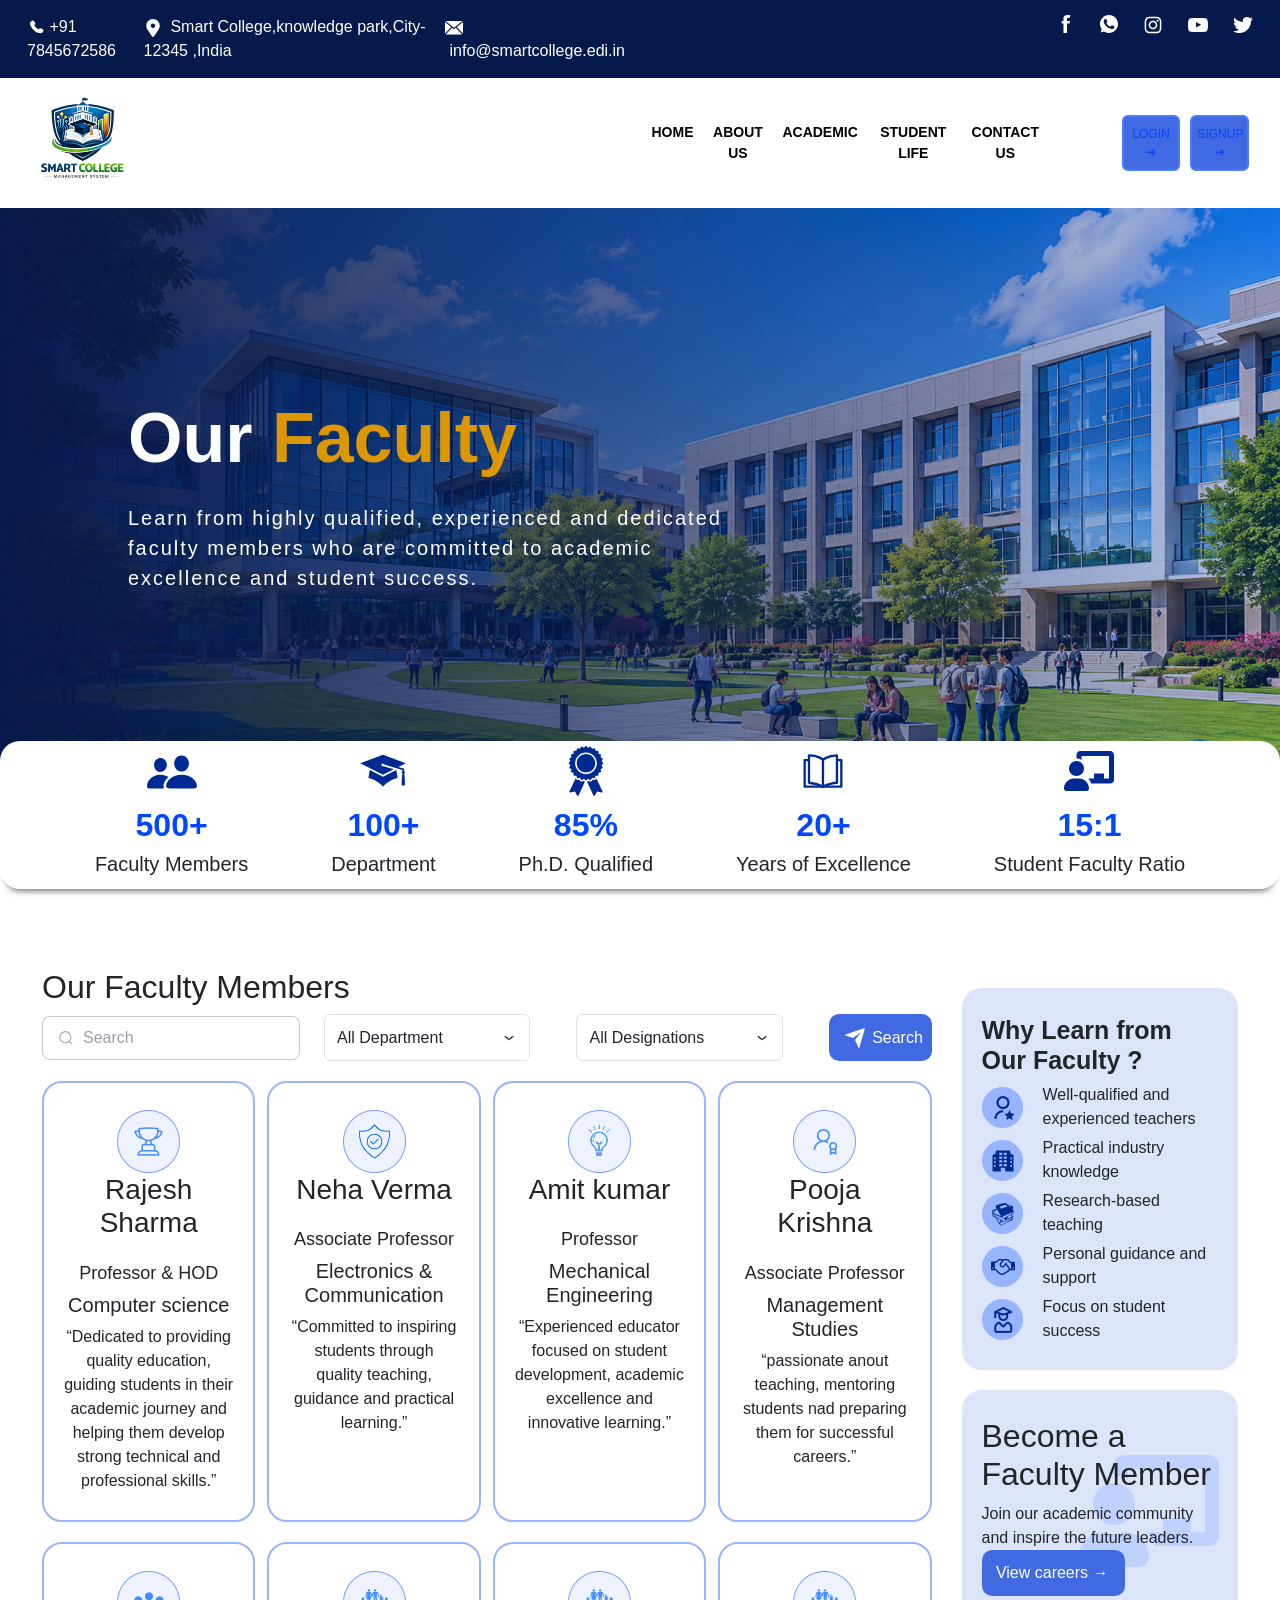
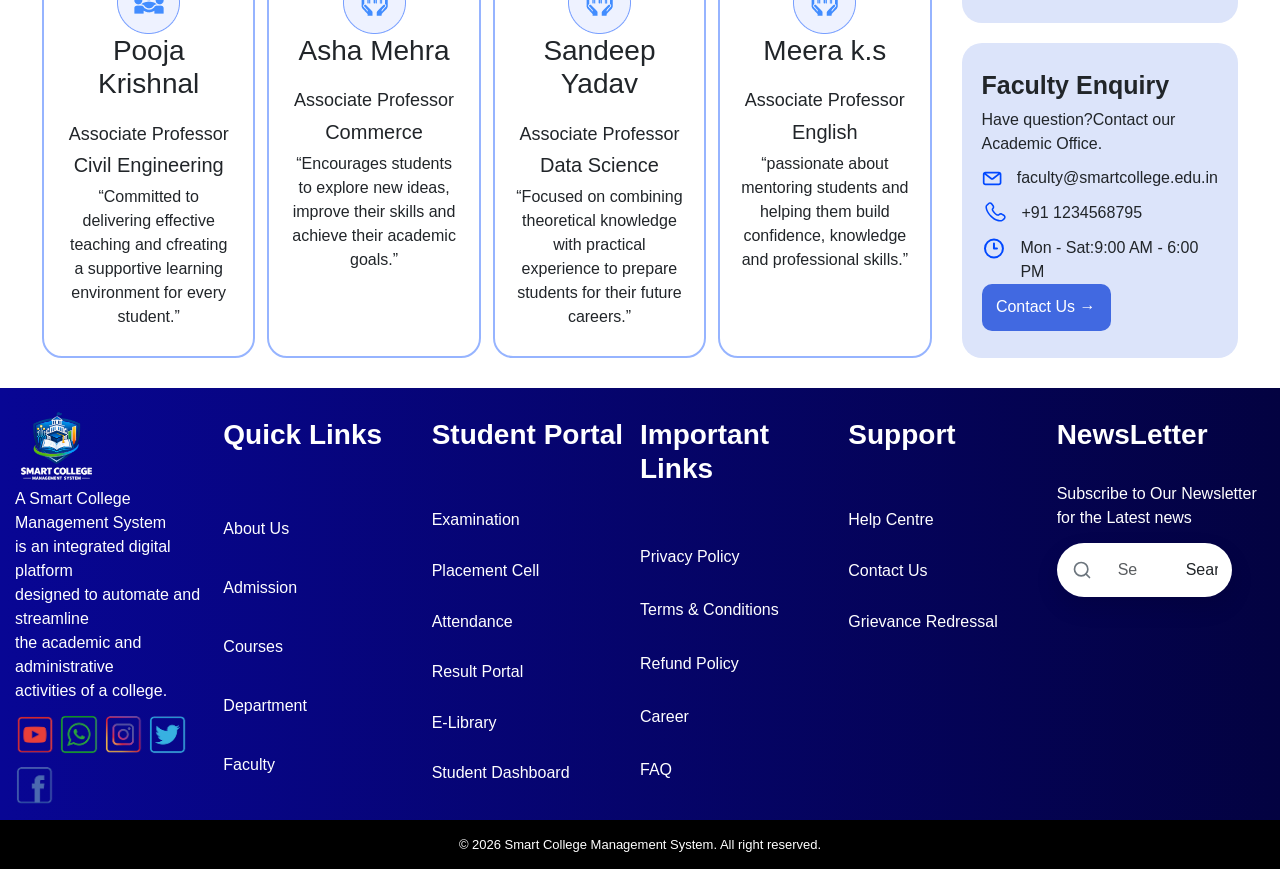
<file: faculty.html>
<!DOCTYPE html>
<html lang="en">
<head>
    <meta charset="UTF-8">
    <meta name="viewport" content="width=device-width, initial-scale=1.0">
    <title>Document</title>
    <link rel="stylesheet" href="assets/CSS/faculty.css">
    <link rel="stylesheet" href="assets/CSS/bootstrap/bootstrap.min(css).css">
</head>
<body>
    <div id="header"></div>
    <div class="container-fluid banner" style="position: relative;">
        <!-- <div class="container-fluid banner"> -->
        <div class="banner_content">
            <h1>Our <span>Faculty</span></h1>
            <p>Learn from highly qualified, experienced and dedicated <br>faculty members who are committed to academic <br>excellence and student success.</p>
        </div>
    <!-- </div> -->

    <div class="container icons">
        <div>
            <div>
                <svg fill="#002A93" viewBox="0 0 56 56" xmlns="http://www.w3.org/2000/svg" width="50px" height="50px"><g id="SVGRepo_bgCarrier" stroke-width="0"></g><g id="SVGRepo_tracerCarrier" stroke-linecap="round" stroke-linejoin="round"></g><g id="SVGRepo_iconCarrier"><path d="M 38.7232 28.5490 C 43.1399 28.5490 46.9403 24.6047 46.9403 19.4690 C 46.9403 14.3949 43.1193 10.6356 38.7232 10.6356 C 34.3271 10.6356 30.5061 14.4771 30.5061 19.5101 C 30.5061 24.6047 34.3066 28.5490 38.7232 28.5490 Z M 15.0784 29.0215 C 18.8994 29.0215 22.2274 25.5703 22.2274 21.1125 C 22.2274 16.6958 18.8789 13.4294 15.0784 13.4294 C 11.2575 13.4294 7.8885 16.7779 7.9090 21.1536 C 7.9090 25.5703 11.2370 29.0215 15.0784 29.0215 Z M 3.6155 47.5717 L 19.2281 47.5717 C 17.0917 44.4697 19.7006 38.2247 24.1173 34.8146 C 21.8371 33.2944 18.8994 32.1645 15.0579 32.1645 C 5.7931 32.1645 0 39.0053 0 44.6957 C 0 46.5445 1.0271 47.5717 3.6155 47.5717 Z M 25.8018 47.5717 L 51.6241 47.5717 C 54.8493 47.5717 56 46.6472 56 44.8395 C 56 39.5394 49.3644 32.2261 38.7026 32.2261 C 28.0616 32.2261 21.4262 39.5394 21.4262 44.8395 C 21.4262 46.6472 22.5766 47.5717 25.8018 47.5717 Z"></path></g></svg>
            </div>
            <div>
            <h2>500+</h2>
            <h5>Faculty Members</h5>
            </div>
        </div>

        <div>
            <svg viewBox="0 0 512 512" xmlns="http://www.w3.org/2000/svg" fill="#000000" width="50px" height="50px"><g id="SVGRepo_bgCarrier" stroke-width="0"></g><g id="SVGRepo_tracerCarrier" stroke-linecap="round" stroke-linejoin="round"></g><g id="SVGRepo_iconCarrier"><path fill="#002A93" d="M256 89.61L22.486 177.18 256 293.937l111.22-55.61-104.337-31.9A16 16 0 0 1 256 208a16 16 0 0 1-16-16 16 16 0 0 1 16-16l-2.646 8.602 18.537 5.703a16 16 0 0 1 .008.056l27.354 8.365L455 246.645v12.146a16 16 0 0 0-7 13.21 16 16 0 0 0 7.293 13.406C448.01 312.932 448 375.383 448 400c16 10.395 16 10.775 32 0 0-24.614-.008-87.053-7.29-114.584A16 16 0 0 0 480 272a16 16 0 0 0-7-13.227v-25.42L413.676 215.1l75.838-37.92L256 89.61zM119.623 249L106.5 327.74c26.175 3.423 57.486 18.637 86.27 36.627 16.37 10.232 31.703 21.463 44.156 32.36 7.612 6.66 13.977 13.05 19.074 19.337 5.097-6.288 11.462-12.677 19.074-19.337 12.453-10.897 27.785-22.128 44.156-32.36 28.784-17.99 60.095-33.204 86.27-36.627L392.375 249h-6.25L256 314.063 125.873 249h-6.25z"></path></g></svg>
            <h2>100+</h2>
            <h5>Department</h5>
        </div>

        <div>
            <svg fill="#002A93" width="50px" height="50px" version="1.1" id="Layer_1" xmlns="http://www.w3.org/2000/svg" xmlns:xlink="http://www.w3.org/1999/xlink" viewBox="0 0 481.939 481.939" xml:space="preserve"><g id="SVGRepo_bgCarrier" stroke-width="0"></g><g id="SVGRepo_tracerCarrier" stroke-linecap="round" stroke-linejoin="round"></g><g id="SVGRepo_iconCarrier"> <g> <g> <path d="M407.633,166.747c0.001-1.958-0.75-3.916-2.18-5.272l-14.446-14.467l10.253-17.687c2.036-3.537,0.834-8.206-2.778-10.242 l-17.687-10.253l5.36-19.648c1.057-4.065-1.349-8.208-5.339-9.265l-19.723-5.285l0.015-20.405 c0.003-4.141-3.383-7.532-7.524-7.535l-20.405-0.015l-5.256-19.731c-0.526-1.883-1.804-3.54-3.536-4.52 c-1.731-1.055-3.764-1.283-5.646-0.757l-19.731,5.256L288.783,9.221c-0.978-1.732-2.633-3.014-4.515-3.542 c-1.957-0.529-3.99-0.229-5.723,0.749l-17.702,10.227L246.397,2.187c-1.354-1.356-3.311-2.186-5.269-2.187 c-2.033-0.001-3.916,0.825-5.347,2.18l-14.467,14.446L203.703,6.373c-1.731-0.98-3.839-1.283-5.722-0.757 c-1.958,0.526-3.615,1.804-4.596,3.536l-10.178,17.687l-19.723-5.285c-3.99-1.132-8.133,1.274-9.265,5.264l-5.285,19.723 l-20.405-0.015c-4.141-0.003-7.532,3.383-7.535,7.524l-0.015,20.405l-19.731,5.256c-1.883,0.526-3.54,1.805-4.52,3.536 c-1.055,1.731-1.283,3.764-0.757,5.722l5.256,19.656L83.527,118.85c-1.732,0.978-3.014,2.633-3.467,4.59 c-0.528,1.882-0.304,3.915,0.749,5.648l10.152,17.702l-14.392,14.446c-1.432,1.354-2.261,3.311-2.263,5.269 c-0.001,2.033,0.825,3.916,2.255,5.347l14.371,14.467l-10.178,17.611c-1.055,1.731-1.283,3.839-0.757,5.722 c0.45,1.958,1.729,3.615,3.46,4.595l17.687,10.253l-5.285,19.648c-0.528,1.957-0.304,3.99,0.749,5.723 c0.978,1.732,2.633,3.014,4.515,3.542l19.723,5.285l-0.015,20.405c-0.003,4.141,3.383,7.532,7.524,7.535l20.405,0.015 l5.256,19.731c1.127,3.991,5.266,6.404,9.257,5.277l19.731-5.256l10.152,17.701c2.106,3.616,6.698,4.824,10.313,2.718 l17.626-10.152l14.446,14.467c1.43,1.356,3.311,2.186,5.344,2.187c1.958,0.001,3.916-0.825,5.272-2.18l14.467-14.446 l17.687,10.178c3.537,2.111,8.206,0.909,10.242-2.703l10.253-17.687l19.723,5.285c1.882,0.528,3.915,0.304,5.648-0.749 c1.732-0.978,3.014-2.633,3.542-4.515l5.285-19.723l20.405,0.015c4.141,0.003,7.532-3.383,7.535-7.524l0.015-20.405l19.731-5.256 c3.991-1.126,6.404-5.191,5.353-9.257l-5.332-19.656l17.702-10.227c3.616-2.106,4.824-6.698,2.793-10.313l-10.227-17.626 l14.467-14.446C406.877,170.662,407.632,168.78,407.633,166.747z M240.909,271.367c-57.736-0.042-104.672-47.047-104.63-104.782 S183.326,61.91,241.061,61.952c57.735,0.042,104.671,47.05,104.629,104.785C345.649,224.473,298.644,271.409,240.909,271.367z"></path> </g> </g> <g> <g> <path d="M399.757,436.896l-58.183-124.704c-1.894,5.073-5.387,9.346-9.997,11.947c-3.046,1.861-7.025,2.973-11.083,2.97 c-2.044-0.001-4.081-0.286-6.051-0.843l-8.388-2.245l-4.476,7.71c-3.888,6.887-11.391,11.253-19.501,11.247 c-4.036-0.003-8.007-1.094-11.469-3.159l-7.504-4.314l-6.306,6.297c-1.634,1.636-3.565,2.907-5.608,3.962l61.496,131.804 c1.203,2.561,3.686,4.219,6.547,4.372l0.301,0c2.711,0.002,5.196-1.427,6.553-3.835l21.939-38.459l43.59,7.862 c2.786,0.529,5.572-0.598,7.306-2.781C400.656,442.469,400.96,439.457,399.757,436.896z"></path> </g> </g> <g> <g> <path d="M225.181,342.069l-6.576-6.582l-7.613,4.388c-3.413,1.983-7.355,3.046-11.341,3.043 c-7.992-0.006-15.468-4.305-19.499-11.22l-4.458-7.764l-8.538,2.277c-1.772,0.502-3.832,0.788-5.898,0.786 c-9.44-0.007-17.833-6.042-21.099-14.826L81.79,436.666c-1.207,2.559-0.832,5.571,0.823,7.831c1.73,2.185,4.515,3.316,7.302,2.791 l43.676-7.799l21.883,38.491c1.278,2.41,3.837,3.843,6.548,3.845l0.301,0c2.786-0.149,5.272-1.803,6.478-4.362l61.744-131.7 C228.628,344.773,226.793,343.595,225.181,342.069z"></path> </g> </g> <g> <g> <path d="M241.051,77.011c-49.434-0.036-89.677,40.152-89.713,89.585c-0.036,49.43,40.148,89.677,89.582,89.713 c49.434,0.036,89.676-40.153,89.712-89.582C330.668,117.293,290.484,77.047,241.051,77.011z"></path> </g> </g> </g></svg>
            <h2>85%</h2>
            <h5>Ph.D. Qualified</h5>
        </div>

        <div>
            <svg viewBox="0 0 64 64" id="Layer_1" data-name="Layer 1" xmlns="http://www.w3.org/2000/svg" fill="#000000" stroke="#000000" width="50px" height="50px"><g id="SVGRepo_bgCarrier" stroke-width="0"></g><g id="SVGRepo_tracerCarrier" stroke-linecap="round" stroke-linejoin="round"></g><g id="SVGRepo_iconCarrier"><polyline points="50.83 18.04 55.47 18.04 55.47 51.97 8.53 51.97 8.53 18.04 13.05 18.04" fill="none" stroke="#002A93" stroke-linecap="round" stroke-linejoin="round" stroke-width="3"></polyline><path d="M49.83,47V12c-13.57.44-17.89,6-17.89,6s-5.44-6.23-17.88-6V47a44.38,44.38,0,0,1,17.88,5S41.8,47.33,49.83,47Z" fill="none" stroke="#002A93" stroke-linecap="round" stroke-linejoin="round" stroke-width="3"></path><line x1="31.94" y1="18.04" x2="31.94" y2="51.97" fill="none" stroke="#002A93" stroke-linecap="round" stroke-linejoin="round" stroke-width="3"></line></g></svg>
            <h2>20+</h2>
            <h5>Years of Excellence</h5>
        </div>

        <div> 
            <svg xmlns="http://www.w3.org/2000/svg" viewBox="0 0 640 512" width="50px" height="50px">
  <path fill="#002A93" d="M592 0H208c-26.5 0-48 22.3-48 49.6V96c23.4 0 45.1 6.8 64 17.8V64h352v288h-64v-64H384v64h-76.2c19.1 16.7 33.1 38.7 39.7 64H592c26.5 0 48-22.3 48-49.6V49.6C640 22.3 618.5 0 592 0zM160 320c53 0 96-43 96-96s-43-96-96-96-96 43-96 96 43 96 96 96zM192 352h-64C57.3 352 0 409.3 0 480c0 17.7 14.3 32 32 32h256c17.7 0 32-14.3 32-32 0-70.7-57.3-128-128-128z"/>
</svg>
            <h2>15:1</h2>
            <h5>Student Faculty Ratio</h5>
        </div>
        </div>
    </div>
                <div class="cl"></div>


                <div class="container-fluid" style="margin-top: 100px;">
                    <div class="col-12">
                    <div class="col-9">
                        <h2>Our Faculty Members</h2>

                        <div style="display: flex;gap: 46px;">
                        <div class="group">
  <svg viewBox="0 0 24 24" aria-hidden="true" class="icon">
    <g>
      <path
        d="M21.53 20.47l-3.66-3.66C19.195 15.24 20 13.214 20 11c0-4.97-4.03-9-9-9s-9 4.03-9 9 4.03 9 9 9c2.215 0 4.24-.804 5.808-2.13l3.66 3.66c.147.146.34.22.53.22s.385-.073.53-.22c.295-.293.295-.767.002-1.06zM3.5 11c0-4.135 3.365-7.5 7.5-7.5s7.5 3.365 7.5 7.5-3.365 7.5-7.5 7.5-7.5-3.365-7.5-7.5z"
      ></path>
    </g>
  </svg>
  <input class="input" type="search" placeholder="Search" />
</div>
<div class="cl"></div>

<select class="form" aria-label="Default select example">
  <option selected>All Department</option>
  <option value="1">Computer Science</option>
  <option value="2">Commerce</option>
  <option value="3">Data Science</option>
</select>

<select class="form" aria-label="Default select example">
  <option selected>All Designations</option>
  <option value="1">Computer Science</option>
  <option value="2">Commerce</option>
  <option value="3">Data Science</option>
</select>

<button>
  <div class="svg-wrapper-1">
    <div class="svg-wrapper">
      <svg
        xmlns="http://www.w3.org/2000/svg"
        viewBox="0 0 24 24"
        width="24"
        height="24"
      >
        <path fill="none" d="M0 0h24v24H0z"></path>
        <path
          fill="currentColor"
          d="M1.946 9.315c-.522-.174-.527-.455.01-.634l19.087-6.362c.529-.176.832.12.684.638l-5.454 19.086c-.15.529-.455.547-.679.045L12 14l6-8-8 6-8.054-2.685z"
        ></path>
      </svg>
    </div>
  </div>
  <span style="color: white;">Search</span>
</button>
</div>

<div>
            <div class="value">
                <div class="core">
                    <img src="assets/IMG/excellence.png" alt="">
                    <h3>Rajesh Sharma</h3>
                    <h4>Professor & HOD</h4>
                    <h5>Computer science</h5>
                    <p>“Dedicated to providing quality education, guiding students in their academic journey and helping them develop strong technical and professional skills.”</p>
                </div>
                <div class="core">
                    <img src="assets/IMG/integrity.png" alt="">
                    <h3>Neha Verma</h3>
                    <h4>Associate Professor</h4>
                    <h5>Electronics & Communication</h5>
                    <p>“Committed to inspiring students through quality teaching, guidance and practical learning.” </p>
                </div>
                <div class="core">
                    <img src="assets/IMG/innovation.png" alt="">
                    <h3>Amit kumar</h3>
                    <h4>Professor</h4>
                    <h5>Mechanical Engineering</h5>
                    <p>“Experienced educator focused on student development, academic excellence and innovative learning.”</p>
                </div>
                <div class="core">
                    <img src="assets/IMG/leadership.png" alt="">
                    <h3>Pooja Krishna</h3>
                    <h4>Associate Professor</h4>
                    <h5>Management Studies</h5>
                    <p>“passionate anout teaching, mentoring students nad preparing them for successful careers.”</p>
                </div>
                </div>
                <div class="value">
                <div class="core">
                    <img src="assets/IMG/diversity.png" alt="">
                    <h3>Pooja Krishnal</h3>
                    <h4>Associate Professor</h4>
                    <h5>Civil Engineering</h5>
                    <p>“Committed to delivering effective teaching and cfreating a supportive learning environment for every student.”</p>
                </div>
                <div class="core">
                    <img src="assets/IMG/social_work.png" alt="">
                    <h3>Asha Mehra</h3>
                    <h4>Associate Professor</h4>
                    <h5>Commerce</h5>
                    <p>“Encourages students to explore new ideas, improve their skills and achieve their academic goals.”</p>
                </div>
                <div class="core">
                    <img src="assets/IMG/social_work.png" alt="">
                    <h3>Sandeep Yadav</h3>
                    <h4>Associate Professor</h4>
                    <h5>Data Science</h5>
                    <p>“Focused on combining theoretical knowledge with practical experience to prepare students for their future careers.”</p>
                </div>
                <div class="core">
                    <img src="assets/IMG/social_work.png" alt="">
                    <h3>Meera k.s</h3>
                    <h4>Associate Professor</h4>
                    <h5>English</h5>
                    <p>“passionate about mentoring students and helping them build confidence, knowledge and professional skills.”</p>
                </div>
        </div>
</div>

                    </div>
                    <div class="col-3">
                        <div class="rec">
                            <h2>Why Learn from Our Faculty ?</h2>

                            <div>
                                <div class="recicon">
                                <img src="assets/IMG/experienced_teachers.png" alt="">
                                <p>Well-qualified and experienced teachers</p>
                                </div>

                                <div class="recicon">
                                <img src="assets/IMG/industry.png" alt="">
                                <p>Practical industry knowledge</p>
                                </div>

                                <div class="recicon">
                                <img src="assets/IMG/bookss.png" alt="">
                                <p>Research-based teaching</p>
                                </div>

                                <div class="recicon">
                                <img src="assets/IMG/support.png" alt="">
                                <p>Personal guidance and support</p>
                                </div>

                                <div class="recicon">
                                <img src="assets/IMG/student_icon.png" alt="">
                                <p>Focus on student success</p>
                                </div>
                            </div>

                        </div>

                        <div class="rec1">
                            <h2>Become a Faculty Member</h2>
                            <p>Join our academic community and inspire the future leaders.</p>
                            <button>View careers →</button>
                        </div>

                        <div class="rec">
                            <h2>Faculty Enquiry</h2>
                            <p>Have question?Contact our Academic Office.</p>

                            <div class="cnticon">
                                <svg viewBox="0 0 24 24" fill="none" xmlns="http://www.w3.org/2000/svg" width="25px" height="25px"><g id="SVGRepo_bgCarrier" stroke-width="0"></g><g id="SVGRepo_tracerCarrier" stroke-linecap="round" stroke-linejoin="round"></g><g id="SVGRepo_iconCarrier"> <path fill-rule="evenodd" clip-rule="evenodd" d="M20 4C21.6569 4 23 5.34315 23 7V17C23 18.6569 21.6569 20 20 20H4C2.34315 20 1 18.6569 1 17V7C1 5.34315 2.34315 4 4 4H20ZM19.2529 6H4.74718L11.3804 11.2367C11.7437 11.5236 12.2563 11.5236 12.6197 11.2367L19.2529 6ZM3 7.1688V17C3 17.5523 3.44772 18 4 18H20C20.5523 18 21 17.5523 21 17V7.16882L13.8589 12.8065C12.769 13.667 11.231 13.667 10.1411 12.8065L3 7.1688Z" fill="#0048FF"></path> </g></svg>
                                <p>faculty@smartcollege.edu.in</p>
                            </div>
                            <div class="cnticon">
                                <svg viewBox="0 0 24 24" fill="none" xmlns="http://www.w3.org/2000/svg" width="25px" height="25px"><g id="SVGRepo_bgCarrier" stroke-width="0"></g><g id="SVGRepo_tracerCarrier" stroke-linecap="round" stroke-linejoin="round"></g><g id="SVGRepo_iconCarrier"> <path d="M16.1007 13.359L15.5719 12.8272H15.5719L16.1007 13.359ZM16.5562 12.9062L17.085 13.438H17.085L16.5562 12.9062ZM18.9728 12.5894L18.6146 13.2483L18.9728 12.5894ZM20.8833 13.628L20.5251 14.2869L20.8833 13.628ZM21.4217 16.883L21.9505 17.4148L21.4217 16.883ZM20.0011 18.2954L19.4723 17.7636L20.0011 18.2954ZM18.6763 18.9651L18.7459 19.7119H18.7459L18.6763 18.9651ZM8.81536 14.7266L9.34418 14.1947L8.81536 14.7266ZM4.00289 5.74561L3.2541 5.78816L3.2541 5.78816L4.00289 5.74561ZM10.4775 7.19738L11.0063 7.72922H11.0063L10.4775 7.19738ZM10.6342 4.54348L11.2346 4.09401L10.6342 4.54348ZM9.37326 2.85908L8.77286 3.30855V3.30855L9.37326 2.85908ZM6.26145 2.57483L6.79027 3.10667H6.79027L6.26145 2.57483ZM4.69185 4.13552L4.16303 3.60368H4.16303L4.69185 4.13552ZM12.0631 11.4972L12.5919 10.9654L12.0631 11.4972ZM16.6295 13.8909L17.085 13.438L16.0273 12.3743L15.5719 12.8272L16.6295 13.8909ZM18.6146 13.2483L20.5251 14.2869L21.2415 12.9691L19.331 11.9305L18.6146 13.2483ZM20.8929 16.3511L19.4723 17.7636L20.5299 18.8273L21.9505 17.4148L20.8929 16.3511ZM18.6067 18.2184C17.1568 18.3535 13.4056 18.2331 9.34418 14.1947L8.28654 15.2584C12.7186 19.6653 16.9369 19.8805 18.7459 19.7119L18.6067 18.2184ZM9.34418 14.1947C5.4728 10.3453 4.83151 7.10765 4.75168 5.70305L3.2541 5.78816C3.35456 7.55599 4.14863 11.144 8.28654 15.2584L9.34418 14.1947ZM10.7195 8.01441L11.0063 7.72922L9.9487 6.66555L9.66189 6.95073L10.7195 8.01441ZM11.2346 4.09401L9.97365 2.40961L8.77286 3.30855L10.0338 4.99296L11.2346 4.09401ZM5.73263 2.04299L4.16303 3.60368L5.22067 4.66736L6.79027 3.10667L5.73263 2.04299ZM10.1907 7.48257C9.66189 6.95073 9.66117 6.95144 9.66045 6.95216C9.66021 6.9524 9.65949 6.95313 9.659 6.95362C9.65802 6.95461 9.65702 6.95561 9.65601 6.95664C9.65398 6.95871 9.65188 6.96086 9.64972 6.9631C9.64539 6.96759 9.64081 6.97245 9.63599 6.97769C9.62634 6.98816 9.61575 7.00014 9.60441 7.01367C9.58174 7.04072 9.55605 7.07403 9.52905 7.11388C9.47492 7.19377 9.41594 7.2994 9.36589 7.43224C9.26376 7.70329 9.20901 8.0606 9.27765 8.50305C9.41189 9.36833 10.0078 10.5113 11.5343 12.0291L12.5919 10.9654C11.1634 9.54499 10.8231 8.68059 10.7599 8.27309C10.7298 8.07916 10.761 7.98371 10.7696 7.96111C10.7748 7.94713 10.7773 7.9457 10.7709 7.95525C10.7677 7.95992 10.7624 7.96723 10.7541 7.97708C10.75 7.98201 10.7451 7.98759 10.7394 7.99381C10.7365 7.99692 10.7335 8.00019 10.7301 8.00362C10.7285 8.00534 10.7268 8.00709 10.725 8.00889C10.7241 8.00979 10.7232 8.0107 10.7223 8.01162C10.7219 8.01208 10.7212 8.01278 10.7209 8.01301C10.7202 8.01371 10.7195 8.01441 10.1907 7.48257ZM11.5343 12.0291C13.0613 13.5474 14.2096 14.1383 15.0763 14.2713C15.5192 14.3392 15.8763 14.285 16.1472 14.1841C16.28 14.1346 16.3858 14.0763 16.4658 14.0227C16.5058 13.9959 16.5392 13.9704 16.5663 13.9479C16.5799 13.9367 16.5919 13.9262 16.6024 13.9166C16.6077 13.9118 16.6126 13.9073 16.6171 13.903C16.6194 13.9008 16.6215 13.8987 16.6236 13.8967C16.6246 13.8957 16.6256 13.8947 16.6266 13.8937C16.6271 13.8932 16.6279 13.8925 16.6281 13.8923C16.6288 13.8916 16.6295 13.8909 16.1007 13.359C15.5719 12.8272 15.5726 12.8265 15.5733 12.8258C15.5735 12.8256 15.5742 12.8249 15.5747 12.8244C15.5756 12.8235 15.5765 12.8226 15.5774 12.8217C15.5793 12.82 15.581 12.8183 15.5827 12.8166C15.5862 12.8133 15.5895 12.8103 15.5926 12.8074C15.5988 12.8018 15.6044 12.7969 15.6094 12.7929C15.6192 12.7847 15.6265 12.7795 15.631 12.7764C15.6403 12.7702 15.6384 12.773 15.6236 12.7785C15.5991 12.7876 15.501 12.8189 15.3038 12.7886C14.8905 12.7253 14.02 12.3853 12.5919 10.9654L11.5343 12.0291ZM9.97365 2.40961C8.95434 1.04802 6.94996 0.83257 5.73263 2.04299L6.79027 3.10667C7.32195 2.578 8.26623 2.63181 8.77286 3.30855L9.97365 2.40961ZM4.75168 5.70305C4.73201 5.35694 4.89075 4.9954 5.22067 4.66736L4.16303 3.60368C3.62571 4.13795 3.20329 4.89425 3.2541 5.78816L4.75168 5.70305ZM19.4723 17.7636C19.1975 18.0369 18.9029 18.1908 18.6067 18.2184L18.7459 19.7119C19.4805 19.6434 20.0824 19.2723 20.5299 18.8273L19.4723 17.7636ZM11.0063 7.72922C11.9908 6.7503 12.064 5.2019 11.2346 4.09401L10.0338 4.99295C10.4373 5.53193 10.3773 6.23938 9.9487 6.66555L11.0063 7.72922ZM20.5251 14.2869C21.3429 14.7315 21.4703 15.7769 20.8929 16.3511L21.9505 17.4148C23.2908 16.0821 22.8775 13.8584 21.2415 12.9691L20.5251 14.2869ZM17.085 13.438C17.469 13.0562 18.0871 12.9616 18.6146 13.2483L19.331 11.9305C18.2474 11.3414 16.9026 11.5041 16.0273 12.3743L17.085 13.438Z" fill="#0048FF"></path> </g></svg>
                                <p>+91 1234568795</p>
                            </div>
                            <div class="cnticon">
                                <svg viewBox="0 0 24 24" fill="none" xmlns="http://www.w3.org/2000/svg" width="25px" height="25px"><g id="SVGRepo_bgCarrier" stroke-width="0"></g><g id="SVGRepo_tracerCarrier" stroke-linecap="round" stroke-linejoin="round"></g><g id="SVGRepo_iconCarrier"> <path d="M12 7V12H15M21 12C21 16.9706 16.9706 21 12 21C7.02944 21 3 16.9706 3 12C3 7.02944 7.02944 3 12 3C16.9706 3 21 7.02944 21 12Z" stroke="#0048FF" stroke-width="2" stroke-linecap="round" stroke-linejoin="round"></path> </g></svg>
                                <p>Mon - Sat:9:00 AM - 6:00 PM</p>
                            </div>

                            <button>Contact Us →</button>
                        </div>
                    </div>
                    </div>
                </div>
                <div id="footer"></div>
           
    <script src="script.js"></script>
</body>
</html>
</file>
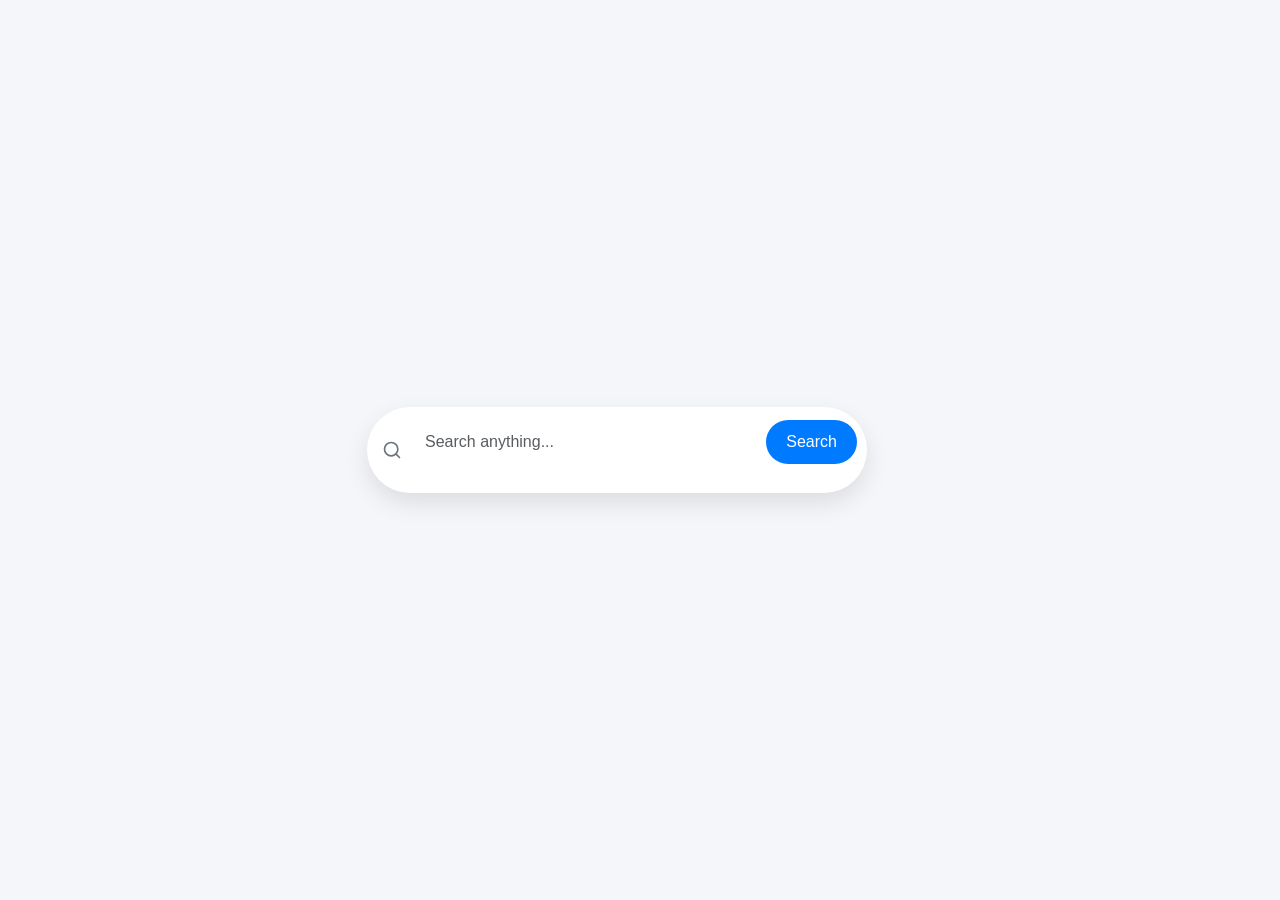
<file: text.html>
<link href="https://cdnjs.cloudflare.com/ajax/libs/bootstrap/5.3.0/css/bootstrap.min.css" rel="stylesheet">
<style>
    body {
        background-color: #f4f6f9;
        display: flex;
        justify-content: center;
        align-items: center;
        height: 100vh;
        font-family: 'Arial', sans-serif;
    }

    .search-container {
        background-color: white;
        border-radius: 50px;
        box-shadow: 0 10px 25px rgba(0, 0, 0, 0.1);
        padding: 10px;
        max-width: 500px;
        width: 100%;
        transition: all 0.3s ease;
    }

    .search-container:hover {
        box-shadow: 0 15px 35px rgba(0, 0, 0, 0.15);
    }

    .form-control.search-input {
        border: none;
        background: transparent;
        padding-left: 20px;
        font-size: 1rem;
        height: 50px;
    }

    .form-control.search-input:focus {
        box-shadow: none;
        outline: none;
    }

    .btn-search {
        background-color: #007bff;
        color: white;
        border-radius: 50px;
        padding: 10px 20px;
        border: none;
        transition: all 0.3s ease;
    }

    .btn-search:hover {
        background-color: #0056b3;
        transform: scale(1.05);
    }

    .search-icon {
        color: #6c757d;
        position: absolute;
        left: 15px;
        top: 50%;
        transform: translateY(-50%);
    }
</style>

<body>
    <div class="container">
        <div class="row justify-content-center">
            <div class="col-12 col-md-8 col-lg-6">
                <div class="search-container position-relative">
                    <form class="d-flex align-items-center">
                        <svg xmlns="http://www.w3.org/2000/svg" width="20" height="20" viewBox="0 0 24 24" fill="none"
                            stroke="currentColor" stroke-width="2" stroke-linecap="round" stroke-linejoin="round"
                            class="search-icon feather feather-search">
                            <circle cx="11" cy="11" r="8"></circle>
                            <line x1="21" y1="21" x2="16.65" y2="16.65"></line>
                        </svg>
                        <input class="form-control search-input ps-5" type="search"
                               placeholder="Search anything..." aria-label="Search">
                        <button class="btn btn-search ms-2" type="submit">Search</button>
                    </form>
                </div>
            </div>
        </div>
    </div>
</body>
</file>
<file: assets/CSS/index.css>
* {
	margin: 0;
	padding: 0;
	box-sizing: border-box; 
	transition: 0.3s all;
	font-family: 'Open Sans', sans-serif;
}
li{list-style: none;}
	   .col-1 {width: 8.333333333333333%; height: auto; float: left; padding: 15px;}
	   .col-2 {width: 16.66666666666667%; height: auto; float: left; padding: 15px;}
	   .col-3 {width: 25%; height: auto; float: left; padding: 15px;}
	   .col-4 {width: 33.33333333333333%; height: auto; float: left; padding: 15px;}
	   .col-5 {width: 41.66666666666667%; height: auto; float: left; padding: 15px;}
	   .col-6 {width: 50%; height: auto; float: left; padding: 15px;}
	   .col-7 {width: 58.33333333333333%; height: auto; float: left; padding: 15px;}
	   .col-8 {width: 66.66666666666667%; height: auto; float: left; padding: 15px;}
	   .col-9 {width: 75%; height: auto; float: left; padding: 15px;}
	   .col-10 {width: 83.33333333333333%; height: auto; float: left; padding: 15px;}
	   .col-11 {width: 91.66666666666667%; height: auto; float: left; padding: 15px;}
	   .col-12 {width: 100%; height: auto; float: left; padding: 15px;}
	   
	   .container-fluid{ width: 100%; }
	   
	   .container{max-width:1760px !important;margin: auto !important; }
	   
	   .img-fluid{width: 100%; height:auto;}
 
		.cl{clear:both;}
a {
  transition: 0.5s all;
  -webkit-transition: 0.5s all;
  -moz-transition: 0.5s all;
  -o-transition: 0.5s all;
  text-decoration: none;
}  
p{
    margin-bottom: 7px !important;
}

.top_header
{
    background-color: #06194B;
    padding: 0;
}

.cnt
{
    color: white;
}

.social
{
    text-align: right;
    display: flex;
    justify-content: flex-end;
    gap: 25px;
}

.header
{
display:flex;
text-align:center;
align-items: center;
justify-content: space-around;
padding: 0 13px 0 0;

}

.header img
{
    width: 130px; 
    float: left;
}

.row
{
    display: flex;
    align-items: center;
    padding: 0;
}

.bt1
{
    padding: 8px 5px;
    border:2px solid #497CFF;
    color: #0048FF;
    border-radius: 6px !important;
    width: 32%;
    text-align: center;
    background-color: none;
    float: right;
    font-size: 12px;
}

.bt2
{
    display: flex;
    justify-content: flex-end;
    gap: 10px;
}

.menu_con
{
    background-color: #B7CBFF;
    padding: 17px;
    text-align: center;
    margin-top: -20px;
}

.menu
{
    font-weight:600;
    font-size: 14px;
    display: flex;
    justify-content: space-evenly;
    gap: 15px;
}

.menu a
{
    color: black;
    text-decoration: none;  
    font-family: Arial, Helvetica, sans-serif;
}

.banner
{
position:relative;
width:100%;
padding:0 !important;
background: linear-gradient(to right,#06194B,rgb(13, 60, 177,0.3)), url("../IMG/banner_img.png");
height: 80vh;
background-repeat: no-repeat;
background-size: cover;
}

.banner_content
{
position:absolute;
top:50%;
left:10%;
transform:translateY(-50%);
font-family:arial;
}

.banner_content p
{
font-size:20px;
letter-spacing:2px;
padding-bottom:50px;
color:white;
}

.banner_content h1
{
font-size:70px;
line-height:70px;
margin-bottom:30px;
font-weight: 600;
color: white;
}

.banner_content .ph2
{
font-size:20px;
line-height:30px;
margin-bottom:30px;
color:black;
}

span
{
    color:#DC9704;
}

.bbt1
{
    padding: 10px;
    color: white;
    background-color: #497CFF;
    border: none !important;
    border-radius: 6px;
padding:15px 35px;
font-size:16px;
border-radius:10px;
cursor:pointer;
}

.bbt2
{
    padding: 10px;
    color:#497CFF ;
    background-color: white;
    border: none !important;
    border-radius: 6px;
padding:15px 35px;
font-size:16px;
border-radius:10px;
cursor:pointer;
}

.aboutus
{
    margin-top: 15px;
}

.box
{
    border: 2px solid #e4dddd;
    box-shadow: #bebdbd;
    border-radius: 8px;
    width:20% !important;
    margin-left: 10px;
}

.aboutus h4
{
    color: #0048FF;
}

.aboutus h3
{
    font-weight: 600;
}

.boxs
{
    text-align: center;
    line-height:20px;
    display: flex;
    justify-content: flex-end;
}

.boxs .p1
{
    font-weight:bold;
    font-size: 25px;
    color: #0805A7;
    padding-top: 30px;
}
.p2
{
    color: #0048FF;
    font-weight: 500;
    padding-top: 10px;
}

.abt
{
    border: none;
    color: white;
    background-color: #497CFF;
    border-radius: 6px;
    padding:9px 15px;
}

.department
{
    text-align: center;
    margin-top: 70px;

}

.department h1
{
    font-weight: bold;
    font-size: 45px;
    margin-bottom: 40px;
}

.department h4
{
    font-size: 20px;
    font-weight: 600;
}

.dep
{
    border: 2px solid #e4dddd;
    border-radius: 10px;
    width:20% !important;
    margin-left: 10px;
    box-shadow:2px 2px 2px #c8c8c9;
}

.dep1,.dep2
{
    display: flex;
    justify-content: space-evenly;
    margin-top: 20px;
}

.department p
{
    margin-top: 10px;
}

.department a
{
    text-decoration: none;
    color: #0048FF;
    margin-top: 10px;
    padding-bottom: 10px;
    font-weight: bold;
    font-size: 13px;
}

.dep img
{
    width:75px;
    padding-bottom: 20px;
}

.dep p
{
    font-size: 15px;
}

.features
{
    margin-top: 50px;
    display: flex;
    padding: 20px;
    gap: 10px;
    justify-content: space-between;
}

.programs
{
    background-color: #EEF2FF;
    border-radius: 30px;
    width: 49% !important;
    height: 450px !important;
}

.programs h2
{
    font-weight: bolder;
    font-size: 25px;
    margin-top: 10px;
    padding-inline-start: 25px;
}

.programs h4
{
    font-size: 19px;
    padding: 8px;
    color: white;
    font-weight: bold;
    border-top-left-radius:10px;
    border-top-right-radius:10px;
    text-align: center;
}

.pro
{
    background-color: white;
    color: black;
    border-radius: 10px;
    padding: 0 !important;
}

.pro a
{
    text-decoration: none;
    color: #0048FF;
    font-weight: bold;
    font-size: 13px;
}

.pro p
{
    padding-bottom:10px;
}

.pro1 h4
{
    background-color: #497CFF;
}

.pro2 h4
{
    background-color: #1BE900;
}

.pro3 h4
{
    background-color: #9E30FF;
}

.pro_content
{
    display: flex;
    justify-content: space-evenly;
    gap: 10px;
    padding-right: 4% !important;
}

.undergraduate
{
    padding: 15px;
}

.Postgraduate
{
    padding: 15px;
}

.Professional
{
    padding: 15px;
}

.college1
{
    display: flex;
    justify-content: space-evenly;
    text-align: center;
    align-items: center;
    gap: 8px;
}

.college2
{
    display: flex;
    justify-content:center;
    text-align: center;
    align-items: center;
    gap: 8px;
}

.content
{
    background-color: white;
    box-shadow: 1px 2px 2px 1px #c8c8c9;
    padding:20px 20px;
    margin-top:20px;
    height: 147px;
    width: 172px;
    border-radius: 20px;
}

.content p 
{
    margin-top: 15px;
    font-weight: bold;
    /* font-size: 10px; */
}

.placement
{
    background-color: #EEF2FF;
    border-radius: 30px;
    width: 49% !important;
    height: 450px !important;
    padding: 25px;
}

.placement button
{
    padding: 10px 15px;
    color: white;
    background-color: #0048FF;
    border-radius: 10px;
    margin-top: 10px;
}

.placement img
{
    width: 200px;
}

.details_coll
{
    margin-top: 30px;
    display: flex;
    padding: 20px;
    gap: 10px;
    justify-content: space-between;
}

.detailscontent
{
    display: flex;
    justify-content: space-evenly;
    align-items: center;
    margin-top: -45px;
}

.detailshead h2
{
    font-weight: bolder;
    font-size: 25px;
    margin-top: 10px;
}

.detp1
{
    color: #0805A7;
    font-weight: bolder;
    font-size: 30px;
}

.dc
{
    background-color: white;
    box-shadow: 1px 2px 2px 1px #c8c8c9;
    padding:20px 20px;
    height: 125px;
    width: 180px;
    border-radius: 20px;
    text-align: center;
}

.detailscontent p 
{
    font-weight:600;
}

.news
{
    background-color: #EEF2FF;
    border-radius: 30px;
    width: 49% !important;
    height: 450px !important;
    padding: 25px;
}

.newsdet
{
    display: flex;
    justify-content: space-between;
    align-items: center;
    background-color: white;
    box-shadow: 1px 2px 2px 1px #c8c8c9;
    padding:20px 20px;
    height: 65px;
    border-radius: 15px;
    margin-top: 9px
}

.date p
{
    font-size: 20px;
    color: black;
}

.newsdet h3
{
    font-size: 35px;
    font-weight: bold;
    margin-bottom: 0;
    margin-top: 3px;
}

.newsdet h4
{
    font-weight: bold;
    margin-bottom: 0;
    margin-top: 6px;
    font-size: 19px;
}

.newsdet a
{
    text-decoration: none;
}

.newsdet p
{
    font-size: 13px;
}

.btn
{
    text-align: right;
}

.date
{
    display: flex;
    align-items: center;
}

.month
{
    text-align: center;
}

.news button
{
    padding: 10px 15px;
    color: white;
    background-color: #0048FF;
    border-radius: 10px;
    margin-top: 10px;
}


.campus
{
    margin-top: 30px;
    display: flex;
    padding: 20px;
    gap: 10px;
    justify-content: space-between;
}

.campus p
{
    margin-bottom: 0;
}

.studentsay
{
    background-color: #EEF2FF;
    border-radius: 30px;
    width: 49% !important;
    height: 375px !important;
    padding: 25px;
}

.heading h2
{
    font-weight: bolder;
    font-size: 25px;
    margin-top: 10px
}

.student1
{
    background-color: white;
    box-shadow: 1px 2px 2px 1px #c8c8c9;
    padding:20px 20px;
    border-radius: 20px;
    text-align: center;
}

.student1 h3
{
    font-size:25px;
    text-align: left;
    margin-bottom:0;
}
.student1 p
{
    font-size: 14px;
    text-align: left;
}

.student1 span
{
    font-size: 30px;
    color: black;
}

.camcontent
{
    display: flex;
    justify-content: space-evenly;
    text-align: center;
    align-items: center;
    gap: 8px;
    margin-top: 25px;
}

.gallery
{
    background-color: #EEF2FF;
    border-radius: 30px;
    width: 49% !important;
    height: 375px !important;
    padding: 25px;
}

.gallery img
{
    width: 100%;
    height: 100px;
}

.images
{
    display: flex;
    justify-content: space-evenly;
    text-align: center;
    align-items: center;
    margin-top: 35px;
}

.images p
{
    margin-top: 10px;
    font-weight: 600;
    font-size: 15px;
}

.gallery button
{
    padding: 10px 20px;
    color: white;
    background-color: #0048FF;
    border-radius: 10px;
    margin-top: 10px;
}

.person img
{
    width:15%;
}

.student
{
    display: flex;
}

.stdetails
{
    margin-left: 20px;
}

.stdetails p
{
    margin-bottom: 0 !important;
}

.lastbanner
{
    margin-top: 30px;
    display: flex;
    padding: 20px;
    gap: 10px;
    justify-content: space-between;
}

.getintouch
{
    background-color: #EEF2FF;
    border-radius: 30px;
    padding: 25px;
}

.getintouch h2
{
    padding-top: 20px;
    font-weight: bold;
}

.contactlast h4
{
    font-weight: bold;
    font-size: 20px;
}

.contactlast p
{
    padding-bottom: 15px;
    font-weight: 500;
}

.contactlast
{
    margin-top: 50px;
}

.input 
{
    font-size: 10px;
}

.cnl
{
    display: flex;
}

.cnl img
{
    margin-right: 15px;
}

.footer img
{
    width: 40%;
}

.links
{
    display: grid;
}

.mainfooter
{
    background: linear-gradient(to right, #080694 , #030241);
    color: white;
    display: flex;
}

.mainfooter a
{
    text-decoration: none;
    margin-top: 7px;
    color: white;
}

.links h3
{
    margin-top: 15px;
    margin-bottom: 30px;
    font-weight: bold;
}

.newsletter h3
{
    margin-top: 15px;
    margin-bottom: 30px;
}

.last
{
    color: white;
    background-color: black;
    padding: 15px;
    font-size: 13px;
    text-align: center;
}

.search-container {
        background-color: white;
        border-radius: 50px;
        box-shadow: 0 10px 25px rgba(0, 0, 0, 0.1);
        padding: 2px 13px;
        max-width: 489px;
        width: 84%;
        transition: all 0.3s ease;
    }

    .search-container:hover {
        box-shadow: 0 15px 35px rgba(0, 0, 0, 0.15);
    }

    .form-control.search-input {
        border: none;
        background: transparent;
        padding-left: 20px;
        font-size: 1rem;
        height: 50px;
    }

    .form-control.search-input:focus {
        box-shadow: none;
        outline: none;
    }

    .btn-search {
        background-color: #007bff;
        color: white;
        border-radius: 37px;
        padding: 6px 12px;
        border: none;
        transition: all 0.3s ease;
    }

    .btn-search:hover {
        background-color: #0056b3;
        transform: scale(1.05);
    }

    .search-icon {
        color: #6c757d;
        position: absolute;
        left: 15px;
        top: 50%;
        transform: translateY(-50%);
    }
</file>
<file: assets/CSS/admission.css>
* {
	margin: 0;
	padding: 0;
	box-sizing: border-box; 
	transition: 0.3s all;
	font-family: 'Open Sans', sans-serif;
}
li{list-style: none;}
	   .col-1 {width: 8.333333333333333%; height: auto; float: left; padding: 15px;}
	   .col-2 {width: 16.66666666666667%; height: auto; float: left; padding: 15px;}
	   .col-3 {width: 25%; height: auto; float: left; padding: 15px;}
	   .col-4 {width: 33.33333333333333%; height: auto; float: left; padding: 15px;}
	   .col-5 {width: 41.66666666666667%; height: auto; float: left; padding: 15px;}
	   .col-6 {width: 50%; height: auto; float: left; padding: 15px;}
	   .col-7 {width: 58.33333333333333%; height: auto; float: left; padding: 15px;}
	   .col-8 {width: 66.66666666666667%; height: auto; float: left; padding: 15px;}
	   .col-9 {width: 75%; height: auto; float: left; padding: 15px;}
	   .col-10 {width: 83.33333333333333%; height: auto; float: left; padding: 15px;}
	   .col-11 {width: 91.66666666666667%; height: auto; float: left; padding: 15px;}
	   .col-12 {width: 100%; height: auto; float: left; padding: 15px;}
	   
	   .container-fluid{ width: 100%; }
	   
	   .container{max-width:1760px !important;margin: auto !important; }
	   
	   .img-fluid{width: 100%; height:auto;}
 
		.cl{clear:both;}

a {
  transition: 0.5s all;
  -webkit-transition: 0.5s all;
  -moz-transition: 0.5s all;
  -o-transition: 0.5s all;
  text-decoration: none;
}  

p{
    margin-bottom: 7px !important;
}

.top_header
{
    background-color: #06194B;
    padding: 0;
}

.cnt
{
    color: white;
}

.social
{
    text-align: right;
    display: flex;
    justify-content: flex-end;
    gap: 25px;
}

.header
{
display:flex;
text-align:center;
align-items: center;
justify-content: space-around;
padding: 0 13px 0 0;

}

.header img
{
    width: 130px; 
    float: left;
}

.row
{
    display: flex;
    align-items: center;
    padding: 0;
}

.bt1
{
    padding: 8px 5px;
    border:2px solid #497CFF;
    color: #0048FF;
    border-radius: 6px !important;
    width: 32%;
    text-align: center;
    background-color: none;
    float: right;
    font-size: 12px;
}

.bt2
{
    display: flex;
    justify-content: flex-end;
    gap: 10px;
}

.menu_con
{
    background-color: #B7CBFF;
    padding: 17px;
    text-align: center;
    margin-top: -20px;
}

.menu
{
    font-size: 14px;
    display: flex;
    justify-content: space-evenly;
    gap: 15px;
}

.menu a
{
    color: black;
    text-decoration: none;  
    font-family: Arial, Helvetica, sans-serif;
}

.banner
{
position:relative;
width:100%;
padding:0 !important;
background: linear-gradient(to right,#06194B,rgb(13, 60, 177,0.3)), url("../IMG/banner_img.png");
height: 65vh;
background-repeat: no-repeat;
background-size: cover;
}

.banner_content
{
position:absolute;
top:50%;
left:10%;
transform:translateY(-50%);
font-family:arial;
}

.banner_content p
{
font-size:20px;
letter-spacing:2px;
padding-bottom:50px;
color:white;
}

.banner_content h1
{
font-size:70px;
line-height:70px;
margin-bottom:30px;
font-weight: 600;
color: white;
}

.banner_content .ph2
{
font-size:20px;
line-height:30px;
margin-bottom:30px;
color:black;
}

span
{
    color:#DC9704;
}

.bbtn1
{
    padding: 10px 35px;
    background-color: #497CFF;
    border: none;
    color: white;
    border-radius: 10px;
}

.bbtn2
{
    padding: 10px 35px;
    background-color: white;
    border: none;
    color: #497CFF;
    margin-left: 10px;
    border-radius: 10px;
}

.icons 
{
    background-color: white;
    display: flex;
    justify-content: space-evenly;
    width: 100% !important;
    box-shadow: 0 8px 6px -6px rgb(0 0 0 / 56%);
    border-radius: 20px;
    position:absolute;
    transform: translate(-50%, 0%);
    left: 50%;
    bottom: -51px;
}

.admission h2
{
    font-size: 25px;
    font-weight: bold;
}

.admission img
{
    margin-bottom: 20px;
}

.Criteriacon a
{
    text-decoration: none;
    margin-top: 20px;
}

.Criteria li
{
    text-align:none;
    margin-top: 20px;
    display: flex;
}

.Criteriacon 
{
    display: flex;
    gap: 20px;
}

.Criteriacon h2
{
    text-align: center;
    margin-bottom: 20px;
    margin-left: 10px;
}

.heading
{
    display: flex;
    
}

.heading img
{
    width:30px;
    height:30px;
}

.icon
{
    display: flex;
    margin-bottom: 8px;
    gap: 8px;
}

.icons 
{
    text-align: center;
    padding: 5px 0px;
}

.icons h2
{
    color: #0048FF;
    font-weight: bold;
    margin-top: 10px;
}

.Criteria
{
    background-color: white;
    box-shadow: 0 4px 8px 0 rgba(0, 0, 0, 0.2);
    padding: 30px 30px;
    margin-top: 20px;
    height:  329px;
    width: 145px;
    border-radius: 20px;
}

.date
{
    display: flex;
    justify-content: space-between;
    margin-bottom: 10px;
}

.date h4
{
    font-size: 17px;
}

.date p
{
    font-size: 12px;
}

.contacticon
{
    display: flex;
    margin-bottom: 13px;
    gap: 15px;
}

.Criteria button
{
    padding: 5px 17px;
    background-color: #0048FF;
    color: white;
    border-radius: 8px;
}

.college
{
    margin-top: 100px;
    display: flex;
    justify-content: space-between;
    background-color: #AFC6FF;
    padding: 20px 30px;
    border-radius: 21px;
}

.college button
{
    padding: 5px 22px;
    border-radius: 8px;
    border: none;
    color: #0048FF;
    margin-top: 25px;
}

.college h3
{
    font-weight: bold;
    margin-top: 10px;
}

.mainfooter
{
    background: linear-gradient(to right, #080694 , #030241);
    color: white;
    display: flex;
}

.footer img
{
    width: 40%;
}

.links
{
    display: grid;
}


.mainfooter a
{
    text-decoration: none;
    margin-top: 7px;
    color: white;
}

.links h3
{
    margin-top: 15px;
    margin-bottom: 30px;
    font-weight: bold;
}

.newsletter h3
{
    margin-top: 15px;
    margin-bottom: 30px;
}

.last
{
    color: white;
    background-color: black;
    padding: 15px;
    font-size: 13px;
    text-align: center;
}

.hh
{
    margin-bottom: 30px;
}

.search-container {
        background-color: white;
        border-radius: 50px;
        box-shadow: 0 10px 25px rgba(0, 0, 0, 0.1);
        padding: 2px 13px;
        max-width: 489px;
        width: 84%;
        transition: all 0.3s ease;
    }

    .search-container:hover {
        box-shadow: 0 15px 35px rgba(0, 0, 0, 0.15);
    }

    .form-control.search-input {
        border: none;
        background: transparent;
        padding-left: 20px;
        font-size: 1rem;
        height: 50px;
    }

    .form-control.search-input:focus {
        box-shadow: none;
        outline: none;
    }

    .btn-search {
        background-color: #007bff;
        color: white;
        border-radius: 37px;
        padding: 6px 12px;
        border: none;
        transition: all 0.3s ease;
    }

    .btn-search:hover {
        background-color: #0056b3;
        transform: scale(1.05);
    }

    .search-icon {
        color: #6c757d;
        position: absolute;
        left: 15px;
        top: 50%;
        transform: translateY(-50%);
    }
</file>
<file: assets/CSS/course.css>
* {
	margin: 0;
	padding: 0;
	box-sizing: border-box; 
	transition: 0.3s all;
	font-family: 'Open Sans', sans-serif;
}
li{list-style: none;}
	   .col-1 {width: 8.333333333333333%; height: auto; float: left; padding: 15px;}
	   .col-2 {width: 16.66666666666667%; height: auto; float: left; padding: 15px;}
	   .col-3 {width: 25%; height: auto; float: left; padding: 15px;}
	   .col-4 {width: 33.33333333333333%; height: auto; float: left; padding: 15px;}
	   .col-5 {width: 41.66666666666667%; height: auto; float: left; padding: 15px;}
	   .col-6 {width: 50%; height: auto; float: left; padding: 15px;}
	   .col-7 {width: 58.33333333333333%; height: auto; float: left; padding: 15px;}
	   .col-8 {width: 66.66666666666667%; height: auto; float: left; padding: 15px;}
	   .col-9 {width: 75%; height: auto; float: left; padding: 15px;}
	   .col-10 {width: 83.33333333333333%; height: auto; float: left; padding: 15px;}
	   .col-11 {width: 91.66666666666667%; height: auto; float: left; padding: 15px;}
	   .col-12 {width: 100%; height: auto; float: left; padding: 15px;}
	   
	   .container-fluid{ width: 100%; }
	   
	   .container{max-width:1760px !important;margin: auto !important; }
	   
	   .img-fluid{width: 100%; height:auto;}
 
		.cl{clear:both;}

a {
  transition: 0.5s all;
  -webkit-transition: 0.5s all;
  -moz-transition: 0.5s all;
  -o-transition: 0.5s all;
  text-decoration: none;
}  

p{
    margin-bottom: 0 !important;
}

.top_header
{
    background-color: #06194B;
    padding: 0;
}

.cnt
{
    color: white;
}

.social
{
    text-align: right;
    display: flex;
    justify-content: flex-end;
    gap: 25px;
}

.header
{
display:flex;
text-align:center;
align-items: center;
justify-content: space-around;
padding: 0 13px 0 0;

}

.header img
{
    width: 130px; 
    float: left;
}

.row
{
    display: flex;
    align-items: center;
    padding: 0;
}

.bt1
{
    padding: 8px 5px;
    border:2px solid #497CFF;
    color: #0048FF;
    border-radius: 6px !important;
    width: 32%;
    text-align: center;
    background-color: none;
    float: right;
    font-size: 12px;
}

.bt2
{
    display: flex;
    justify-content: flex-end;
    gap: 10px;
}

.menu_con
{
    background-color: #B7CBFF;
    padding: 17px;
    text-align: center;
    margin-top: -20px;
}

.menu
{
    font-weight:600;
    font-size: 14px;
    display: flex;
    justify-content: space-evenly;
    gap: 15px;
}

.menu a
{
    color: black;
    text-decoration: none;  
    font-family: Arial, Helvetica, sans-serif;
}

.banner
{
position:relative;
width:100%;
padding:0 !important;
background: linear-gradient(to right,#06194B,rgb(13, 60, 177,0.3)), url("../IMG/banner_img.png");
height: 70vh;
background-repeat: no-repeat;
background-size: cover;
}

.banner_content
{
position:absolute;
top:50%;
left:10%;
transform:translateY(-50%);
font-family:arial;
}

.banner_content p
{
font-size:20px;
letter-spacing:2px;
padding-bottom:50px;
color:white;
}

.banner_content h1
{
font-size:70px;
line-height:70px;
margin-bottom:30px;
font-weight: 600;
color: white;
}

.banner_content .ph2
{
font-size:20px;
line-height:30px;
margin-bottom:30px;
color:black;
}

span
{
    color:#DC9704;
}

.bbtn1
{
    padding: 10px 35px;
    background-color: #497CFF;
    border: none;
    color: white;
    border-radius: 10px;
}

.bbtn2
{
    padding: 10px 35px;
    background-color: white;
    border: none;
    color: #497CFF;
    margin-left: 10px;
    border-radius: 10px;
}

.icons 
{
    background-color: white;
    display: flex;
    justify-content: space-evenly;
    width: 100% !important;
    box-shadow: 0 8px 6px -6px rgb(0 0 0 / 56%);
    border-radius: 20px;
    position:absolute;
    transform: translate(-50%, 0%);
    left: 50%;
    bottom: -51px;
}

.icons 
{
    text-align: center;
    padding: 5px 0px;
}

.icons h2
{
    color: #0048FF;
    font-weight: bold;
    margin-top: 10px;
}

.imgcam img
{
    width: 100%;
    
}

.imgcam
{
    height: 150px;
    overflow: hidden;
    padding: 0;
    /* border-radius: 20px; */
    border-radius: 25px 25px 0 0;
}

.facilities
{
    position: relative;
    box-shadow:2px 2px 2px #c8c8c9;
    border-radius: 25px;
    padding: 0;
}

.campus
{
    display: flex;
    gap: 20px;
    text-align: center;
}

.fc
{
    margin: 15px 0;
}

.fc h4
{
    font-size: 17px;
    font-weight: bold;
    margin-top: 12px;
}

.fc p 
{
    font-size: 13px;
}

.fcp
{
    margin-top: 15px;
}

.Categories
{
    display: flex;
    gap: 10px;
}

.Categories h4
{
    font-size: 18px;
    margin-top: 18px;
    font-weight: bold;
}

.courses 
{
    text-align: center;
    border: 1px solid #DCE4FA;
    padding: 35px 20px;
    border-radius: 19px
}

.cou
{
    position: absolute;
    left: 29px;
    width: 14%;
    background-color: #E0E8FF;
    border-radius: 69px;
    padding: 20px;
    text-align: center;
    font-weight: bold;
    margin-top: 25%;
}

.YandT 
{
    display: flex;
    justify-content: center;
    gap: 32px;
}

.Department h2
{
    font-weight: bold;
    margin-bottom: 22px;
}

.Department1 h2
{
    font-weight: bold;
    margin-bottom: 22px;
}

.Experienced
{
    display: flex;
    align-items: center;
    gap: 25px;
    margin-top: 10px;
}

.Department
{
    background-color: #DCE4FA;
    padding: 30px;
    border-radius: 30px;
}

.Department1
{
    background-color: #DCE4FA;
    padding: 30px;
    border-radius: 30px;
    background-image: url("../IMG/graduate-cap.png");
    background-repeat: no-repeat;
    background-position: right;
    background-position-x: 86%;
    width: 50%;
}

.dep
{
    display: flex;
    gap: 27px;
}

.icon-button 
{
    padding: 10px 38px;
    margin-top: 40px;
    text-align: center;
    background-color: #0048FF;
    color: white;
    border: none;
    border-radius: 10px;
}

.icon-button
{
    display: inline-flex;
    align-items: center;
    gap: 8px;
}

.icon-button2
{
    padding: 10px 20px;
    margin-top: 40px;
    text-align: center;
    display: inline-flex;
    align-items: center;
    gap: 13px;
    background-color: white;
    color: #0048FF;
    border:1px solid #0048FF;
    border-radius: 10px;
}

.icon-text
{
    color: red;
    background-color: #DCE4FA;
    font-size: 11px;
    padding: 7px;
    border-radius: 85px;
}

.mainfooter
{
    background: linear-gradient(to right, #080694 , #030241);
    color: white;
    display: flex;
}

.footer img
{
    width: 40%;
}

.links
{
    display: grid;
}


.mainfooter a
{
    text-decoration: none;
    margin-top: 7px;
    color: white;
}

.links h3
{
    margin-top: 15px;
    margin-bottom: 30px;
    font-weight: bold;
}

.newsletter h3
{
    margin-top: 15px;
    margin-bottom: 30px;
}

.last
{
    color: white;
    background-color: black;
    padding: 15px;
    font-size: 13px;
    text-align: center;
}

.hh
{
    margin-bottom: 30px;
}

.search-container {
        background-color: white;
        border-radius: 50px;
        box-shadow: 0 10px 25px rgba(0, 0, 0, 0.1);
        padding: 2px 13px;
        max-width: 489px;
        width: 84%;
        transition: all 0.3s ease;
    }

    .search-container:hover {
        box-shadow: 0 15px 35px rgba(0, 0, 0, 0.15);
    }

    .form-control.search-input {
        border: none;
        background: transparent;
        padding-left: 20px;
        font-size: 1rem;
        height: 50px;
    }

    .form-control.search-input:focus {
        box-shadow: none;
        outline: none;
    }

    .btn-search {
        background-color: #007bff;
        color: white;
        border-radius: 37px;
        padding: 6px 12px;
        border: none;
        transition: all 0.3s ease;
    }

    .btn-search:hover {
        background-color: #0056b3;
        transform: scale(1.05);
    }

    .search-icon {
        color: #6c757d;
        position: absolute;
        left: 15px;
        top: 50%;
        transform: translateY(-50%);
    }
</file>
<file: assets/CSS/department.css>
* {
	margin: 0;
	padding: 0;
	box-sizing: border-box; 
	transition: 0.3s all;
	font-family: 'Open Sans', sans-serif;
}
li{list-style: none;}
	   .col-1 {width: 8.333333333333333%; height: auto; float: left; padding: 15px;}
	   .col-2 {width: 16.66666666666667%; height: auto; float: left; padding: 15px;}
	   .col-3 {width: 25%; height: auto; float: left; padding: 15px;}
	   .col-4 {width: 33.33333333333333%; height: auto; float: left; padding: 15px;}
	   .col-5 {width: 41.66666666666667%; height: auto; float: left; padding: 15px;}
	   .col-6 {width: 50%; height: auto; float: left; padding: 15px;}
	   .col-7 {width: 58.33333333333333%; height: auto; float: left; padding: 15px;}
	   .col-8 {width: 66.66666666666667%; height: auto; float: left; padding: 15px;}
	   .col-9 {width: 75%; height: auto; float: left; padding: 15px;}
	   .col-10 {width: 83.33333333333333%; height: auto; float: left; padding: 15px;}
	   .col-11 {width: 91.66666666666667%; height: auto; float: left; padding: 15px;}
	   .col-12 {width: 100%; height: auto; float: left; padding: 15px;}
	   
	   .container-fluid{ width: 100%; }
	   
	   .container{max-width:1760px !important;margin: auto !important; }
	   
	   .img-fluid{width: 100%; height:auto;}
 
		.cl{clear:both;}

a {
  transition: 0.5s all;
  -webkit-transition: 0.5s all;
  -moz-transition: 0.5s all;
  -o-transition: 0.5s all;
  text-decoration: none;
}  

p{
    margin-bottom: 7px !important;
}

.top_header
{
    background-color: #06194B;
    padding: 0;
}

.cnt
{
    color: white;
}

.social
{
    text-align: right;
    display: flex;
    justify-content: flex-end;
    gap: 25px;
}

.header
{
display:flex;
text-align:center;
align-items: center;
justify-content: space-around;
padding: 0 13px 0 0;

}

.header img
{
    width: 130px; 
    float: left;
}

.row
{
    display: flex;
    align-items: center;
    padding: 0;
}

.bt1
{
    padding: 8px 5px;
    border:2px solid #497CFF;
    color: #0048FF;
    border-radius: 6px !important;
    width: 32%;
    text-align: center;
    background-color: none;
    float: right;
    font-size: 12px;
}

.bt2
{
    display: flex;
    justify-content: flex-end;
    gap: 10px;
}

.menu_con
{
    background-color: #B7CBFF;
    padding: 17px;
    text-align: center;
    margin-top: -20px;
}

.menu
{
    font-weight:600;
    font-size: 14px;
    display: flex;
    justify-content: space-evenly;
    gap: 15px;
}

.menu a
{
    color: black;
    text-decoration: none;  
    font-family: Arial, Helvetica, sans-serif;
}

.banner
{
position:relative;
width:100%;
padding:0 !important;
background: linear-gradient(to right,#06194B,rgb(13, 60, 177,0.3)), url("../IMG/banner_img.png");
height: 70vh;
background-repeat: no-repeat;
background-size: cover;
}

.banner_content
{
position:absolute;
top:50%;
left:10%;
transform:translateY(-50%);
font-family:arial;
}

.banner_content p
{
font-size:20px;
letter-spacing:2px;
padding-bottom:50px;
color:white;
}

.banner_content h1
{
font-size:70px;
line-height:70px;
margin-bottom:30px;
font-weight: 600;
color: white;
}

.banner_content .ph2
{
font-size:20px;
line-height:30px;
margin-bottom:30px;
color:black;
}

span
{
    color:#DC9704;
}

.bbtn1
{
    padding: 10px 35px;
    background-color: #497CFF;
    border: none;
    color: white;
    border-radius: 10px;
}

.bbtn2
{
    padding: 10px 35px;
    background-color: white;
    border: none;
    color: #497CFF;
    margin-left: 10px;
    border-radius: 10px;
}

.icons 
{
    background-color: white;
    display: flex;
    justify-content: space-evenly;
    width: 100% !important;
    box-shadow: 0 8px 6px -6px rgb(0 0 0 / 56%);
    border-radius: 20px;
    position:absolute;
    transform: translate(-50%, 0%);
    left: 50%;
    bottom: -51px;
}

.icons 
{
    text-align: center;
    padding: 5px 0px;
}

.icons h2
{
    color: #0048FF;
    font-weight: bold;
    margin-top: 10px;
}

.imgcam img
{
    width: 100%;
    
}

.imgcam
{
    height: 150px;
    overflow: hidden;
    padding: 0;
    /* border-radius: 20px; */
    border-radius: 25px 25px 0 0;
}

.facilities
{
    position: relative;
    box-shadow:2px 2px 2px #c8c8c9;
    border-radius: 25px;
    padding: 0;
}

.campus
{
    display: flex;
    gap: 20px;
    text-align: center;
}

.fc
{
    margin: 15px 0;
}

.fc h4
{
    font-size: 17px;
    font-weight: bold;
}

.fc p 
{
    font-size: 13px;
}

.departments button
{
    padding: 10px 38px;
    margin-top: 40px;
    text-align: center;
    background-color: #0048FF;
    color: white;
    border: none;
    border-radius: 10px;
}

.Department h2
{
    font-weight: bold;
}

.Experienced
{
    display: flex;
    align-items: center;
    gap: 25px;
    margin-top: 10px;
}
</file>
<file: assets/CSS/event.css>
* {
	margin: 0;
	padding: 0;
	box-sizing: border-box; 
	transition: 0.3s all;
	font-family: 'Open Sans', sans-serif;
}
li{list-style: none;}
	   .col-1 {width: 8.333333333333333%; height: auto; float: left; padding: 15px;}
	   .col-2 {width: 16.66666666666667%; height: auto; float: left; padding: 15px;}
	   .col-3 {width: 25%; height: auto; float: left; padding: 15px;}
	   .col-4 {width: 33.33333333333333%; height: auto; float: left; padding: 15px;}
	   .col-5 {width: 41.66666666666667%; height: auto; float: left; padding: 15px;}
	   .col-6 {width: 50%; height: auto; float: left; padding: 15px;}
	   .col-7 {width: 58.33333333333333%; height: auto; float: left; padding: 15px;}
	   .col-8 {width: 66.66666666666667%; height: auto; float: left; padding: 15px;}
	   .col-9 {width: 75%; height: auto; float: left; padding: 15px;}
	   .col-10 {width: 83.33333333333333%; height: auto; float: left; padding: 15px;}
	   .col-11 {width: 91.66666666666667%; height: auto; float: left; padding: 15px;}
	   .col-12 {width: 100%; height: auto; float: left; padding: 15px;}
	   
	   .container-fluid{ width: 100%; }
	   
	   .container{max-width:1760px !important;margin: auto !important; }
	   
	   .img-fluid{width: 100%; height:auto;}
 
		.cl{clear:both;}
a {
  transition: 0.5s all;
  -webkit-transition: 0.5s all;
  -moz-transition: 0.5s all;
  -o-transition: 0.5s all;
  text-decoration: none;
}  
p{
    margin-bottom: 0 !important;
}
.top_header
{
    background-color: #06194B;
    padding: 0;
}

.cnt
{
    color: white;
}

.social
{
    text-align: right;
    display: flex;
    justify-content: flex-end;
    gap: 25px;
}

.header
{
display:flex;
text-align:center;
align-items: center;
justify-content: space-around;
padding: 0 13px 0 0;

}

.header img
{
    width: 130px; 
    float: left;
}

.row
{
    display: flex;
    align-items: center;
    padding: 0;
}

.bt1
{
    padding: 8px 5px;
    border:2px solid #497CFF;
    color: #0048FF;
    border-radius: 6px !important;
    width: 32%;
    text-align: center;
    background-color: none;
    float: right;
    font-size: 12px;
}

.bt2
{
    display: flex;
    justify-content: flex-end;
    gap: 10px;
}

.menu_con
{
    background-color: #B7CBFF;
    padding: 17px;
    text-align: center;
    margin-top: -20px;
}

.menu
{
    font-weight:600;
    font-size: 14px;
    display: flex;
    justify-content: space-evenly;
    gap: 15px;
}

.menu a
{
    color: black;
    text-decoration: none;  
    font-family: Arial, Helvetica, sans-serif;
}

.banner
{
position:relative;
width:100%;
padding:0 !important;
background: linear-gradient(to right,#06194B,rgb(13, 60, 177,0.3)), url("../IMG/banner_img.png");
height: 80vh;
background-repeat: no-repeat;
background-size: cover;
}

.banner_content
{
position:absolute;
top:50%;
left:10%;
transform:translateY(-50%);
font-family:arial;
}

.banner_content p
{
font-size:20px;
letter-spacing:2px;
padding-bottom:50px;
color:white;
}

.banner_content h1
{
font-size:70px;
line-height:70px;
margin-bottom:30px;
font-weight: 600;
color: white;
}

.banner_content .ph2
{
font-size:20px;
line-height:30px;
margin-bottom:30px;
color:black;
}

span
{
    color:#DC9704;
    font-size: 35px;
}

.bbt1
{
    padding: 10px;
    color: white;
    background-color: #497CFF;
    border: none !important;
    border-radius: 6px;
padding:15px 35px;
font-size:16px;
border-radius:10px;
cursor:pointer;
}

.bbt2
{
    padding: 10px;
    color:#497CFF ;
    background-color: white;
    border: none !important;
    border-radius: 6px;
padding:15px 35px;
font-size:16px;
border-radius:10px;
cursor:pointer;
}

.box
{
    background-color: white;
    margin-top: 20px;
    border-radius: 20px;
    border: 2px solid #96B4FF;
    display: flex;
    gap:50px;
    align-items: center;
}

.events
{
    flex: 0 0 70% !important;
}

.datte
{
    background-color: #d8e2f9;
    text-align: center;
    padding: 15px;
    font-weight: bold;
    border-radius: 5px;
}

.time
{
    display: flex;
    gap: 28px;
    margin-top: 10px;
}

.fest_details h2
{
    font-weight: bold;
}

        .calendar {
            width: 500px;
            background: #fff;
            border-radius: 10px;
            box-shadow: 0 15px 30px rgba(0, 0, 0, 0.25);
            overflow: hidden;
        }

        /* Header */
        .calendar-header {
            height: 55px;
            display: flex;
            align-items: center;
            justify-content: space-between;
            padding: 0 25px;
            border-bottom: 1px solid #e5e5e5;
        }

        .calendar-header h2 {
            font-size: 17px;
            font-weight: 500;
            color: #888;
        }

        .nav-btn {
            border: none;
            background: transparent;
            cursor: pointer;
            font-size: 25px;
            color: #111;
            width: 30px;
            height: 30px;
            display: flex;
            align-items: center;
            justify-content: center;
            transition: 0.2s;
        }

        .nav-btn:hover {
            transform: scale(1.2);
        }

        /* Calendar body */
        .calendar-body {
            padding: 12px 20px 25px;
        }

        /* Week names */
        .weekdays {
            display: grid;
            grid-template-columns: repeat(7, 1fr);
            margin-bottom: 8px;
        }

        .weekday {
            text-align: center;
            font-size: 9px;
            font-weight: 500;
            color: #111;
            padding: 5px 0;
        }

        /* Dates */
        .dates {
            display: grid;
            grid-template-columns: repeat(7, 1fr);
            row-gap: 7px;
        }

        .date {
            width: 34px;
            height: 34px;
            margin: auto;
            border-radius: 50%;
            display: flex;
            justify-content: center;
            align-items: center;
            font-size: 13px;
            color: #111;
            cursor: pointer;
            transition: all 0.2s ease;
        }

        .date:hover {
            background: #eeeeee;
        }

        /* Today */
        .date.today {
            background: #1455ff;
            color: white;
        }

        .date.today:hover {
            background: #1455ff;
        }

        /* User selected date */
        .date.selected {
            background: #ff3b30;
            color: white;
        }

        .date.selected:hover {
            background: #ff3b30;
        }

        /* Empty dates */
        .date.empty {
            cursor: default;
        }

        .date.empty:hover {
            background: transparent;
        }

        @media (max-width: 480px) {
            .calendar {
                width: 95%;
            }

            .calendar-body {
                padding-left: 10px;
                padding-right: 10px;
            }
        }


.eventcalender
{
    border: 2px solid #96B4FF;
    padding: 10px;
    position: relative;
    transform: translateY(20px);
    border-radius: 18px;
}

.eventannouncement
{
    position: relative;
    transform: translateY(181px);
    border: 2px solid #96B4FF;
    padding: 10px;
    border-radius: 18px;
}

.eventcategory
{
    position: relative;
    transform: translateY(94px);
    border: 2px solid #96B4FF;
    padding: 10px;
    border-radius: 18px;
}

.Category
{
    display: flex;
    justify-content: space-between;
    gap: 50px;
    align-items: center;
    padding: 10px;
}

.categoryicon
{
    display: flex;
    gap: 52px;
    align-items: center;
}

.Category p
{
    margin-bottom: 0px !important;
}

.num
{
    background-color: #AFC6FF;
    padding: 8px;
    border-radius: 54px;
    width: 8%;
    height: 37px;
    text-align: center;
    font-weight: bold;
    color: #080694;
}

.eventannouncement p
{
    margin-bottom: 0 !important;
}

.updates a
{
    text-decoration: none;
    margin-top: 30px;
    display: block;
}

.lastdate
{
    display: flex;
    gap: 20px;
    align-items: center;
}

.announcement
{
    display: flex;
    gap: 35px;
    align-items: center;
    margin-top: 39px;
}

.eventannouncement h4
{
    margin-bottom: 0 !important;
}

.icondiv
{
    background-color: #AFC6FF;
    padding: 10px;
    border-radius: 10px;
}

.fest1
{
    padding: 10px 30px;
    border: none;
    background-color: #B7CBFF;
    color: #080694;
    border-radius: 5px;
    font-weight: bold;
    font-size: 14px;
}

.fest2
{
    background-color: #AFC6FF;
    padding: 10px 30px;
    border: none;
    border-radius: 5px;
    color: #5D8BFF;
    font-weight: bold;
    font-size: 14px;
}

.fest3
{
    background-color: #080694;
    padding: 8px 30px;
    color: white;
    font-weight: bold;
    border: none;
    border-radius: 5px;
    font-size: 14px;
    margin-top: 15px;
}

.festbtn
{
    margin-bottom: 10px;
}
</file>
<file: assets/CSS/examination.css>
* {
	margin: 0;
	padding: 0;
	box-sizing: border-box; 
	transition: 0.3s all;
	font-family: 'Open Sans', sans-serif;
}
li{list-style: none;}
	   .col-1 {width: 8.333333333333333%; height: auto; float: left; padding: 15px;}
	   .col-2 {width: 16.66666666666667%; height: auto; float: left; padding: 15px;}
	   .col-3 {width: 25%; height: auto; float: left; padding: 15px;}
	   .col-4 {width: 33.33333333333333%; height: auto; float: left; padding: 15px;}
	   .col-5 {width: 41.66666666666667%; height: auto; float: left; padding: 15px;}
	   .col-6 {width: 50%; height: auto; float: left; padding: 15px;}
	   .col-7 {width: 58.33333333333333%; height: auto; float: left; padding: 15px;}
	   .col-8 {width: 66.66666666666667%; height: auto; float: left; padding: 15px;}
	   .col-9 {width: 75%; height: auto; float: left; padding: 15px;}
	   .col-10 {width: 83.33333333333333%; height: auto; float: left; padding: 15px;}
	   .col-11 {width: 91.66666666666667%; height: auto; float: left; padding: 15px;}
	   .col-12 {width: 100%; height: auto; float: left; padding: 15px;}
	   
	   .container-fluid{ width: 100%; }
	   
	   .container{max-width:1760px !important;margin: auto !important; }
	   
	   .img-fluid{width: 100%; height:auto;}
 
		.cl{clear:both;}

a {
  transition: 0.5s all;
  -webkit-transition: 0.5s all;
  -moz-transition: 0.5s all;
  -o-transition: 0.5s all;
  text-decoration: none;
}  

p{
    margin-bottom: 0 !important;
}

.top_header
{
    background-color: #06194B;
    padding: 0;
}

.cnt
{
    color: white;
}

.social
{
    text-align: right;
    display: flex;
    justify-content: flex-end;
    gap: 25px;
}

.header
{
display:flex;
text-align:center;
align-items: center;
justify-content: space-around;
padding: 0 13px 0 0;

}

.header img
{
    width: 130px; 
    float: left;
}

.row
{
    display: flex;
    align-items: center;
    padding: 0;
}

.bt1
{
    padding: 8px 5px;
    border:2px solid #497CFF;
    color: #0048FF;
    border-radius: 6px !important;
    width: 32%;
    text-align: center;
    background-color: none;
    float: right;
    font-size: 12px;
}

.bt2
{
    display: flex;
    justify-content: flex-end;
    gap: 10px;
}

.menu_con
{
    background-color: #B7CBFF;
    padding: 17px;
    text-align: center;
    margin-top: -20px;
}

.menu
{
    font-weight:600;
    font-size: 14px;
    display: flex;
    justify-content: space-evenly;
    gap: 15px;
}

.menu a
{
    color: black;
    text-decoration: none;  
    font-family: Arial, Helvetica, sans-serif;
}

.banner
{
position:relative;
width:100%;
padding:0 !important;
background: linear-gradient(to right,#06194B,rgb(13, 60, 177,0.3)), url("../IMG/banner_img.png");
height: 70vh;
background-repeat: no-repeat;
background-size: cover;
}

.banner_content
{
position:absolute;
top:50%;
left:10%;
transform:translateY(-50%);
font-family:arial;
}

.banner_content p
{
font-size:20px;
letter-spacing:2px;
padding-bottom:50px;
color:white;
}

.banner_content h1
{
font-size:70px;
line-height:70px;
margin-bottom:30px;
font-weight: 600;
color: white;
}

.banner_content .ph2
{
font-size:20px;
line-height:30px;
margin-bottom:30px;
color:black;
}

span
{
    color:#DC9704;
}

.icons 
{
    background-color: white;
    display: flex;
    justify-content: space-evenly;
    width: 100% !important;
    box-shadow: 0 8px 6px -6px rgb(0 0 0 / 56%);
    border-radius: 20px;
    position:absolute;
    transform: translate(-50%, 0%);
    left: 50%;
    bottom: -51px;
}

.icons 
{
    text-align: center;
    padding: 5px 0px;
    width: 80% !important;
}

.icons h2
{
    color: #0048FF;
    font-weight: bold;
    margin-top: 10px;
}


.campus
{
    margin-top: 70px;
    display: flex;
    padding: 20px;
    gap: 10px;
    justify-content: space-between;
}

.campus p
{
    margin-bottom: 0;
}

.box
{
    background-color: #DCE4FA;
    border-radius: 30px;
    width: 49% !important;
    /* height: 375px !important; */
    padding: 25px;
    box-shadow: 1px 2px 12px 1px #0000005e;
}

.small_box
{
    display: flex;
    justify-content: space-between;
    align-items: center;
    margin-top: 13px;
    background-color: white;
    padding: 10px;
    border-radius: 10px;
}

.content
{
    display: flex;
    gap: 20px;
    align-items: center;
}

.head
{
    display: flex;
    justify-content: space-between;
    align-items: center;
}

.content h5
{
    font-size: 18px;
    margin-bottom: 0 !important;
}

.exam_schedule
{
    display: flex;
    justify-content: space-evenly;
    text-align: center;
    margin-top: 50px !important;
    background-color: #DCE4FA;
    padding: 20px 0px;
    border-radius: 20px;
    width: 80% !important;
    box-shadow: 1px 2px 12px 1px #0000005e;
}

.exam_schedule p
{
    font-weight: bold;
    color:#080694;
    margin-top: 12px;
}


.Service_content
{
    text-align: center;
    display: flex;
    justify-content: space-around;
    margin-top: 35px;
}

.schedules
{
    background-color: #DCE4FA;
    width: 255px;
    border-radius: 15px;
    padding: 20px;
}

.schedules h6
{
    font-weight: bold;
    margin-bottom: 0 !important;
}

.schedules a
{
    text-decoration: none;
    margin-top: 10px;
    font-weight: bold;
    font-size: 14px;
}

.schedules p
{
    margin-bottom: 13px !important;
}

.scheduleicons
{
    display: flex;
    align-items: center;
    gap: 20px;
    margin-bottom: 10px;
}

.cnticon
{
    display: flex;
    gap: 20px;
    margin-top: 20px;
    align-items: center;
}

.box2 button
{
    margin-top: 35px;
    padding: 5px 20px;
    border: none;
    border-radius: 7px;
    background-color: #0048FF;
    color: white;
}

.box2
{
    background-color: #DCE4FA;
    border-radius: 30px;
    width: 49% !important;
    padding: 25px;
    box-shadow: 1px 2px 12px 1px #0000005e;
    background-image: url("../IMG/helpdesk_image.png");
    background-repeat: no-repeat;
    background-position: right;
    background-position-x: 86%;
    background-position-y: 65px;
    background-size: 41%;
}


.mainfooter
{
    background: linear-gradient(to right, #080694 , #030241);
    color: white;
    display: flex;
}

.footer img
{
    width: 40%;
}

.links
{
    display: grid;
}


.mainfooter a
{
    text-decoration: none;
    margin-top: 7px;
    color: white;
}

.links h3
{
    margin-top: 15px;
    margin-bottom: 30px;
    font-weight: bold;
}

.newsletter h3
{
    margin-top: 15px;
    margin-bottom: 30px;
}

.last
{
    color: white;
    background-color: black;
    padding: 15px;
    font-size: 13px;
    text-align: center;
}

.hh
{
    margin-bottom: 30px;
}

.search-container {
        background-color: white;
        border-radius: 50px;
        box-shadow: 0 10px 25px rgba(0, 0, 0, 0.1);
        padding: 2px 13px;
        max-width: 489px;
        width: 84%;
        transition: all 0.3s ease;
    }

    .search-container:hover {
        box-shadow: 0 15px 35px rgba(0, 0, 0, 0.15);
    }

    .form-control.search-input {
        border: none;
        background: transparent;
        padding-left: 20px;
        font-size: 1rem;
        height: 50px;
    }

    .form-control.search-input:focus {
        box-shadow: none;
        outline: none;
    }

    .btn-search {
        background-color: #007bff;
        color: white;
        border-radius: 37px;
        padding: 6px 12px;
        border: none;
        transition: all 0.3s ease;
    }

    .btn-search:hover {
        background-color: #0056b3;
        transform: scale(1.05);
    }

    .search-icon {
        color: #6c757d;
        position: absolute;
        left: 15px;
        top: 50%;
        transform: translateY(-50%);
    }
</file>
<file: assets/CSS/faculty.css>
* {
	margin: 0;
	padding: 0;
	box-sizing: border-box; 
	transition: 0.3s all;
	font-family: 'Open Sans', sans-serif;
}
li{list-style: none;}
	   .col-1 {width: 8.333333333333333%; height: auto; float: left; padding: 15px;}
	   .col-2 {width: 16.66666666666667%; height: auto; float: left; padding: 15px;}
	   .col-3 {width: 25%; height: auto; float: left; padding: 15px;}
	   .col-4 {width: 33.33333333333333%; height: auto; float: left; padding: 15px;}
	   .col-5 {width: 41.66666666666667%; height: auto; float: left; padding: 15px;}
	   .col-6 {width: 50%; height: auto; float: left; padding: 15px;}
	   .col-7 {width: 58.33333333333333%; height: auto; float: left; padding: 15px;}
	   .col-8 {width: 66.66666666666667%; height: auto; float: left; padding: 15px;}
	   .col-9 {width: 75%; height: auto; float: left; padding: 15px;}
	   .col-10 {width: 83.33333333333333%; height: auto; float: left; padding: 15px;}
	   .col-11 {width: 91.66666666666667%; height: auto; float: left; padding: 15px;}
	   .col-12 {width: 100%; height: auto; float: left; padding: 15px;}
	   
	   .container-fluid{ width: 100%; }
	   
	   .container{max-width:1760px !important;margin: auto !important; }
	   
	   .img-fluid{width: 100%; height:auto;}
 
		.cl{clear:both;}

a {
  transition: 0.5s all;
  -webkit-transition: 0.5s all;
  -moz-transition: 0.5s all;
  -o-transition: 0.5s all;
  text-decoration: none;
}  

p{
    margin-bottom: 0 !important;
}

.top_header
{
    background-color: #06194B;
    padding: 0;
}

.cnt
{
    color: white;
}

.social
{
    text-align: right;
    display: flex;
    justify-content: flex-end;
    gap: 25px;
}

.header
{
display:flex;
text-align:center;
align-items: center;
justify-content: space-around;
padding: 0 13px 0 0;

}

.header img
{
    width: 130px; 
    float: left;
}

.row
{
    display: flex;
    align-items: center;
    padding: 0;
}

.bt1
{
    padding: 8px 5px;
    border:2px solid #497CFF;
    color: #0048FF;
    border-radius: 6px !important;
    width: 32%;
    text-align: center;
    background-color: none;
    float: right;
    font-size: 12px;
}

.bt2
{
    display: flex;
    justify-content: flex-end;
    gap: 10px;
}

.menu_con
{
    background-color: #B7CBFF;
    padding: 17px;
    text-align: center;
    margin-top: -20px;
}

.menu
{
    font-weight:600;
    font-size: 14px;
    display: flex;
    justify-content: space-evenly;
    gap: 15px;
}

.menu a
{
    color: black;
    text-decoration: none;  
    font-family: Arial, Helvetica, sans-serif;
}

.banner
{
position:relative;
width:100%;
padding:0 !important;
background: linear-gradient(to right,#06194B,rgb(13, 60, 177,0.3)), url("../IMG/banner_img.png");
height: 70vh;
background-repeat: no-repeat;
background-size: cover;
}

.banner_content
{
position:absolute;
top:50%;
left:10%;
transform:translateY(-50%);
font-family:arial;
}

.banner_content p
{
font-size:20px;
letter-spacing:2px;
padding-bottom:50px;
color:white;
}

.banner_content h1
{
font-size:70px;
line-height:70px;
margin-bottom:30px;
font-weight: 600;
color: white;
}

.banner_content .ph2
{
font-size:20px;
line-height:30px;
margin-bottom:30px;
color:black;
}

span
{
    color:#DC9704;
}

.icons 
{
    background-color: white;
    display: flex;
    justify-content: space-evenly;
    width: 100% !important;
    box-shadow: 0 8px 6px -6px rgb(0 0 0 / 56%);
    border-radius: 20px;
    position:absolute;
    transform: translate(-50%, 0%);
    left: 50%;
    bottom: -51px;
}

.icons 
{
    text-align: center;
    padding: 5px 0px;
}

.icons h2
{
    color: #0048FF;
    font-weight: bold;
    margin-top: 10px;
}

/* From Uiverse.io by LightAndy1 */ 
.group {
  display: flex;
  line-height: 28px;
  align-items: center;
  position: relative;
  max-width: 190px;
}

.input {
  height: 44px;
  line-height: 28px;
  padding: 0 1rem;
  padding-left: 2.5rem;
  border: 1px solid #00000038;
  border-radius: 8px;
  outline: none;
  background-color:white;
  color: #0d0c22;
  transition: 0.3s ease;
}

.input::placeholder {
  color: #9e9ea7;
}

.input:focus,
input:hover {
  outline: none;
  border-color: rgba(234, 226, 183, 0.4);
  background-color: #fff;
  box-shadow: 0 0 0 4px rgb(234 226 183 / 10%);
}

.icon {
  position: absolute;
  left: 1rem;
  fill: #9e9ea7;
  width: 1rem;
  height: 1rem;
}


/* From Uiverse.io by ilkhoeri */ 
.dropdown {
  border: 1px solid #c1c2c5;
  border-radius: 10px;
  transition: all 300ms;
  display: flex;
  flex-direction: column;
  min-height: 40px;
  background-color: white;
  overflow: hidden;
  position: relative;
  inset-inline: auto;
  max-width: 298px;
  min-width: 298px;
}
.dropdown input:where(:checked) ~ .list {
  opacity: 1;
  transform: translateY(-3rem) scale(1);
  transition: all 500ms ease;
  margin-top: 32px;
  padding-top: 4px;
  margin-bottom: -32px;
}
.dropdown input:where(:not(:checked)) ~ .list {
  opacity: 0;
  transform: translateY(3rem);
  margin-top: -100%;
  user-select: none;
  height: 0px;
  max-height: 0px;
  min-height: 0px;
  pointer-events: none;
  transition: all 500ms ease-out;
}
.trigger {
  cursor: pointer;
  list-style: none;
  -webkit-user-select: none;
  -moz-user-select: none;
  user-select: none;
  color: inherit;
  width: 100%;
  display: flex;
  align-items: center;
  flex-flow: row;
  gap: 1rem;
  padding:11px;
  height: max-content;
  position: relative;
  z-index: 99;
  border-radius: inherit;
  background-color: white;
  font-size: 15px;
  color: #969696;
}
.sr-only {
  position: absolute;
  width: 1px;
  height: 1px;
  padding: 0;
  margin: -1px;
  overflow: hidden;
  clip: rect(0, 0, 0, 0);
  white-space: nowrap;
  border-width: 0;
}
.dropdown input:where(:checked) + .trigger {
  margin-bottom: 1rem;
}
.dropdown input:where(:checked) + .trigger:before {
  rotate: 90deg;
  transition-delay: 0ms;
}
.dropdown input:where(:checked) + .trigger::after {
  content: "Close Dropdown";
}

.trigger:before,
.trigger::after {
  position: relative;
  display: flex;
  justify-content: center;
  align-items: center;
}
.trigger:before {
  content: "›";
  rotate: -90deg;
  width: 17px;
  height: 17px;
  color: #969696;
  border-radius: 2px;
  font-size: 26px;
  transition: all 350ms ease;
  transition-delay: 85ms;
}
.trigger::after {
  content: "All Department";
}
.list {
  height: 100%;
  max-height: 20rem;
  width: calc(100% - calc(var(--w-scrollbar) / 2));
  display: grid;
  grid-auto-flow: row;
  overflow: hidden auto;
  gap: 1rem;
  padding: 0 1rem;
  margin-right: -8px;
  --w-scrollbar: 8px;
}
.listitem {
  height: 100%;
  width: calc(100% + calc(calc(var(--w-scrollbar) / 2) + var(--w-scrollbar)));
  list-style: none;
}
.article {
  padding: 1rem;
  border-radius: 8px;
  font-size: 15px;
  font-weight: 500;
  text-align: justify;
  width: 100%;
  border: 1px solid #c1c2c5;
  display: inline-block;
  background-color: white;
}

.webkit-scrollbar::-webkit-scrollbar {
  width: var(--w-scrollbar);
  height: var(--w-scrollbar);
  border-radius: 9999px;
}
.webkit-scrollbar::-webkit-scrollbar-track {
  background: #0000;
}
.webkit-scrollbar::-webkit-scrollbar-thumb {
  background: #0000;
  border-radius: 9999px;
}
.webkit-scrollbar:hover::-webkit-scrollbar-thumb {
  background: #c1c2c5;
}



button {
  font-family: inherit;
  font-size: 20px;
  background: royalblue;
  color: white;
  padding: 0.7em 1em;
  padding-left: 0.9em;
  display: flex;
  align-items: center;
  border: none;
  border-radius: 10px !important;
  overflow: hidden;
  transition: all 0.2s;
  cursor: pointer;
}

button span {
  display: block;
  margin-left: 0.3em;
  transition: all 0.3s ease-in-out;
}

button svg {
  display: block;
  transform-origin: center center;
  transition: transform 0.3s ease-in-out;
}

button:hover .svg-wrapper {
  animation: fly-1 0.6s ease-in-out infinite alternate;
}

button:hover svg {
  transform: translateX(1.2em) rotate(45deg) scale(1.1);
}

button:hover span {
  transform: translateX(5em);
}

button:active {
  transform: scale(0.95);
}

@keyframes fly-1 {
  from {
    transform: translateY(0.1em);
  }

  to {
    transform: translateY(-0.1em);
  }
}

.value
{
    display: flex;
    justify-content: space-evenly;
    text-align: center;
    gap: 12px;
}

.core
{
    background-color: white;
    /* box-shadow: 1px 2px 2px 1px #c8c8c9; */
    padding: 27px 20px;
    margin-top: 20px;
    width: 100%;
    border-radius: 20px;
    border: 2px solid #96B4FF;
}

.core h4
{
    font-size: 18px;
    padding-top: 15px
}

.values h3
{
    margin-top: 30px;
    padding-left: 40px;
    font-weight: bold;
}

.rec
{
    background-color: #DCE4FA;
    padding: 27px 20px;
    margin-top: 20px;
    /* width: 100%; */
    border-radius: 20px;
}
.rec1
{
    background-color: #DCE4FA;
    padding: 27px 20px;
    border-radius: 20px;
    background-image: url("../IMG/chalkboard_teacher.png");
    background-repeat: no-repeat;
    background-position: right;
    background-position-x: 86%;
    background-position-y: 65px;
    margin-top: 20px;
}


.rec h2
{
    font-size: 25px;
    font-weight: bold;
}

.recicon
{
    display: flex;
    margin-top: 5px;
    align-items: center;
    gap: 20px;
}

.cnticon
{
    display: flex;
    margin-top:10px;
    gap: 15px;
}

.form
{
  --bs-form-select-bg-img: url(../IMG/down.png);
    display: block;
    width: 25%;
    padding: .375rem 2.25rem .375rem .75rem;
    font-size: 1rem;
    font-weight: 400;
    line-height: 1.5;
    color: var(--bs-body-color);
    -webkit-appearance: none;
    -moz-appearance: none;
    appearance: none;
    background-color: var(--bs-body-bg);
    background-image: var(--bs-form-select-bg-img), var(--bs-form-select-bg-icon, none);
    background-repeat: no-repeat;
    background-position: right .75rem center;
    background-size: 16px 12px;
    border: var(--bs-border-width) solid var(--bs-border-color);
    border-radius: var(--bs-border-radius);
    transition: 15s ease-in-out;
}


.mainfooter
{
    background: linear-gradient(to right, #080694 , #030241);
    color: white;
    display: flex;
}

.footer img
{
    width: 40%;
}

.links
{
    display: grid;
}


.mainfooter a
{
    text-decoration: none;
    margin-top: 7px;
    color: white;
}

.links h3
{
    margin-top: 15px;
    margin-bottom: 30px;
    font-weight: bold;
}

.newsletter h3
{
    margin-top: 15px;
    margin-bottom: 30px;
}

.last
{
    color: white;
    background-color: black;
    padding: 15px;
    font-size: 13px;
    text-align: center;
}

.hh
{
    margin-bottom: 30px;
}

.search-container {
        background-color: white;
        border-radius: 50px;
        box-shadow: 0 10px 25px rgba(0, 0, 0, 0.1);
        padding: 2px 13px;
        max-width: 489px;
        width: 84%;
        transition: all 0.3s ease;
    }

    .search-container:hover {
        box-shadow: 0 15px 35px rgba(0, 0, 0, 0.15);
    }

    .form-control.search-input {
        border: none;
        background: transparent;
        padding-left: 20px;
        font-size: 1rem;
        height: 50px;
    }

    .form-control.search-input:focus {
        box-shadow: none;
        outline: none;
    }

    .btn-search {
        background-color: #007bff;
        color: white;
        border-radius: 37px;
        padding: 6px 12px;
        border: none;
        transition: all 0.3s ease;
    }

    .btn-search:hover {
        background-color: #0056b3;
        transform: scale(1.05);
    }

    .search-icon {
        color: #6c757d;
        position: absolute;
        left: 15px;
        top: 50%;
        transform: translateY(-50%);
    }
</file>
